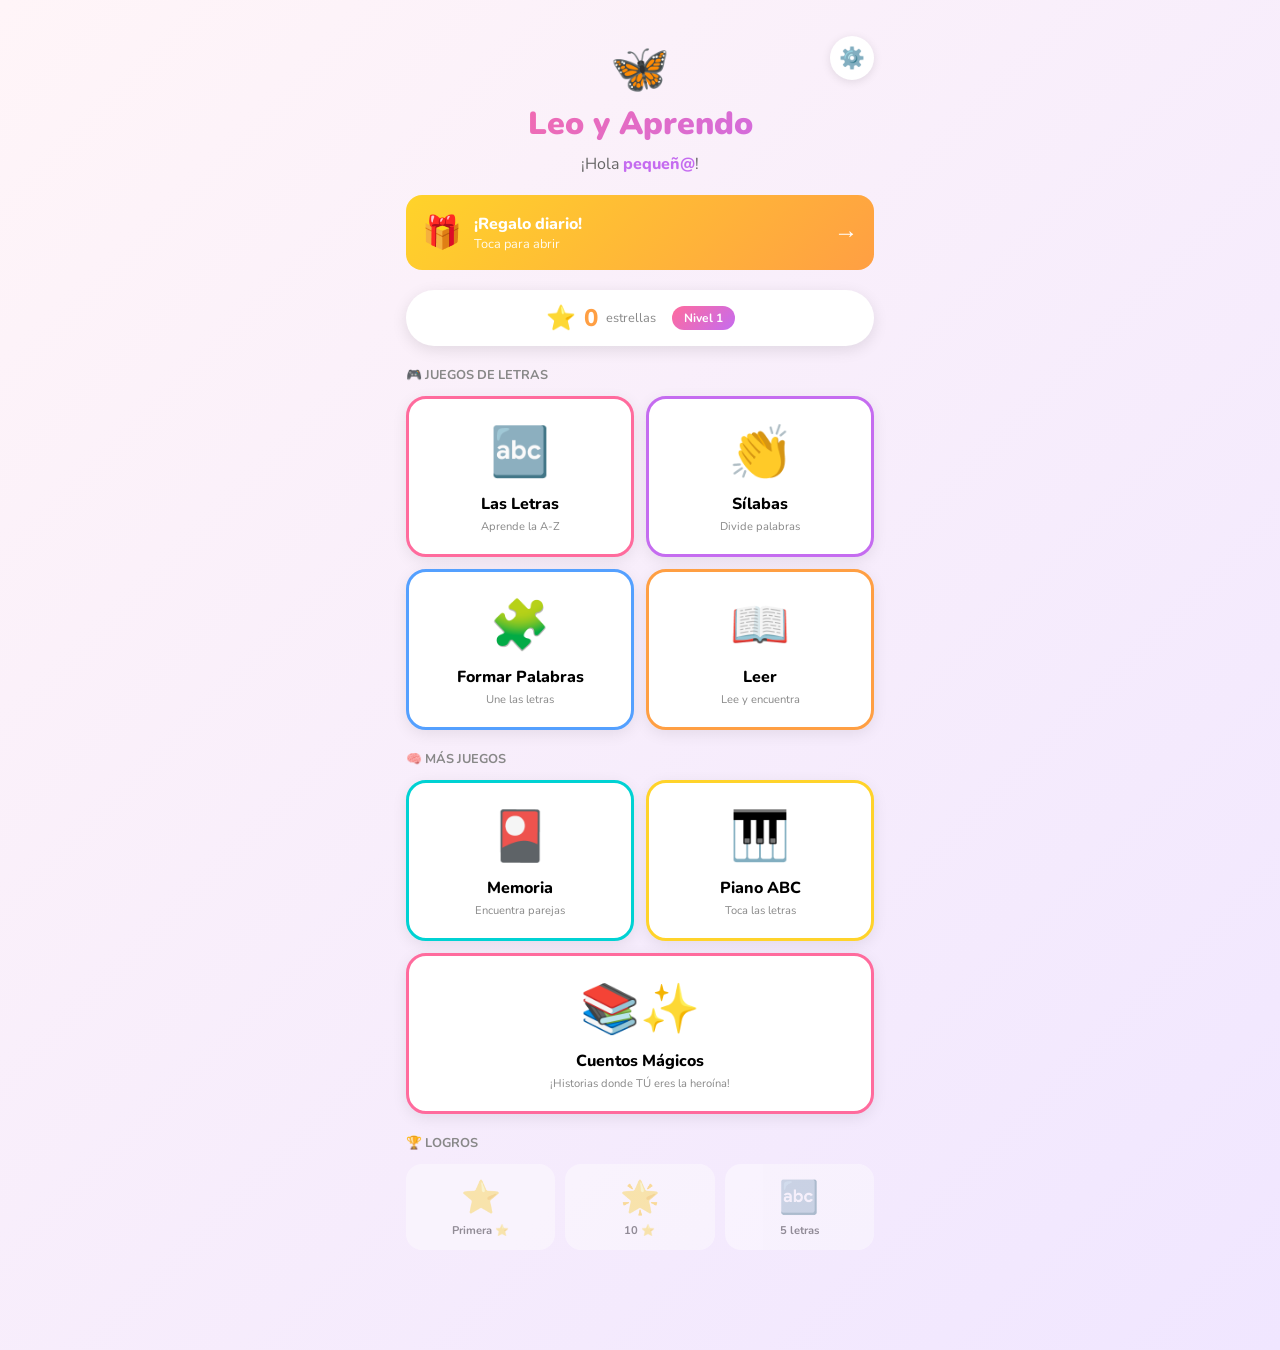
<file: aprendo.html>
<!DOCTYPE html>
<html lang="es">
<head>
    <meta charset="UTF-8">
    <meta name="viewport" content="width=device-width,initial-scale=1,maximum-scale=1,user-scalable=no">
    <title>🦋 Leo y Aprendo</title>
    <style>
        @import url('https://fonts.googleapis.com/css2?family=Nunito:wght@400;600;700;800;900&display=swap');
        *{box-sizing:border-box;margin:0;padding:0}
        :root{--pink:#ff6b9d;--purple:#c56cf0;--blue:#54a0ff;--yellow:#ffd32a;--orange:#ff9f43;--mint:#00d2d3;--text:#2d3436}
        body{font-family:'Nunito',sans-serif;background:linear-gradient(135deg,#fff5f8 0%,#f0e6ff 100%);min-height:100vh}
        .app{max-width:500px;margin:0 auto;padding:16px 16px 100px}
        .header{text-align:center;padding:20px 0;position:relative}
        .settings-btn{position:absolute;top:20px;right:0;width:44px;height:44px;border-radius:50%;border:none;background:#fff;font-size:1.3rem;cursor:pointer;box-shadow:0 2px 10px rgba(0,0,0,0.1);z-index:10}
        .mascot{font-size:3rem;animation:bounce 2s ease infinite}
        @keyframes bounce{0%,100%{transform:translateY(0)}50%{transform:translateY(-10px)}}
        .logo{font-size:2rem;font-weight:900;background:linear-gradient(135deg,var(--pink),var(--purple));-webkit-background-clip:text;-webkit-text-fill-color:transparent}
        .welcome{font-size:1rem;color:#666;margin-top:8px}
        .child-name{color:var(--purple);font-weight:800}
        .daily-reward{background:linear-gradient(135deg,var(--yellow),var(--orange));border-radius:16px;padding:16px;margin-bottom:20px;display:flex;align-items:center;gap:12px;cursor:pointer;color:#fff}
        .daily-reward.claimed{opacity:0.5;pointer-events:none}
        .daily-title{font-weight:800}
        .daily-sub{font-size:0.8rem;opacity:0.9}
        .stars-bar{display:flex;align-items:center;justify-content:center;gap:8px;background:#fff;padding:12px 20px;border-radius:50px;box-shadow:0 4px 15px rgba(0,0,0,0.1);margin-bottom:20px}
        .stars-count{font-size:1.5rem;font-weight:800;color:var(--orange)}
        .level-badge{background:linear-gradient(135deg,var(--pink),var(--purple));color:#fff;padding:4px 12px;border-radius:20px;font-size:0.75rem;font-weight:700;margin-left:8px}
        .section-title{font-size:0.8rem;font-weight:700;color:#888;margin:20px 0 12px;text-transform:uppercase}
        .games-grid{display:grid;grid-template-columns:repeat(2,1fr);gap:12px;margin-bottom:20px}
        .game-card{background:#fff;border-radius:20px;padding:20px;text-align:center;box-shadow:0 4px 15px rgba(0,0,0,0.08);cursor:pointer;border:3px solid transparent}
        .game-card:active{transform:scale(0.95)}
        .game-card.pink{border-color:var(--pink)}.game-card.purple{border-color:var(--purple)}.game-card.blue{border-color:var(--blue)}.game-card.orange{border-color:var(--orange)}.game-card.mint{border-color:var(--mint)}.game-card.yellow{border-color:var(--yellow)}.game-card.wide{grid-column:span 2}
        .game-icon{font-size:3rem;margin-bottom:8px}
        .game-name{font-weight:800;font-size:1rem}
        .game-desc{font-size:0.7rem;color:#888;margin-top:4px}
        .achievements-grid{display:grid;grid-template-columns:repeat(3,1fr);gap:10px}
        .achievement{background:#fff;border-radius:16px;padding:12px;text-align:center}
        .achievement.locked{opacity:0.4}
        .achievement-icon{font-size:2rem}
        .achievement-name{font-size:0.7rem;font-weight:700;margin-top:4px}
        .game-screen{display:none;position:fixed;inset:0;background:linear-gradient(135deg,#fff5f8 0%,#f0e6ff 100%);z-index:100;overflow-y:auto}
        .game-screen.active{display:block}
        .game-header{display:flex;align-items:center;padding:16px;gap:12px}
        .back-btn{width:44px;height:44px;border-radius:50%;border:none;background:#fff;font-size:1.5rem;cursor:pointer}
        .game-title{flex:1;font-size:1.3rem;font-weight:800}
        .game-stars{background:#fff;padding:8px 14px;border-radius:20px;font-weight:700;color:var(--orange)}
        .game-content{padding:16px;max-width:500px;margin:0 auto}
        .big-letter{font-size:10rem;font-weight:900;text-align:center;color:var(--purple);text-shadow:4px 4px 0 #e0d0ff;cursor:pointer;line-height:1}
        .letter-word{text-align:center;margin-top:20px}
        .letter-word-img{font-size:4rem}
        .letter-word-text{font-size:1.5rem;font-weight:700;margin-top:8px}
        .letter-word-text .highlight{color:var(--pink);font-size:2rem}
        .letter-nav{display:flex;justify-content:center;gap:16px;margin-top:30px}
        .letter-nav-btn{width:60px;height:60px;border-radius:50%;border:none;background:#fff;font-size:1.5rem;cursor:pointer}
        .letter-nav-btn.play{width:80px;height:80px;background:linear-gradient(135deg,var(--pink),var(--purple));color:#fff;font-size:2rem}
        .progress-dots{display:flex;justify-content:center;gap:8px;margin-bottom:20px}
        .progress-dot{width:12px;height:12px;border-radius:50%;background:#ddd}
        .progress-dot.done{background:var(--mint)}
        .progress-dot.current{background:var(--pink)}
        .word-image{text-align:center;font-size:6rem;margin-bottom:20px}
        .word-slots{display:flex;justify-content:center;gap:8px;margin-bottom:30px}
        .word-slot{width:50px;height:60px;background:#fff;border:3px dashed #ddd;border-radius:12px;display:flex;align-items:center;justify-content:center;font-size:2rem;font-weight:800;color:var(--purple)}
        .word-slot.filled{border-style:solid;border-color:var(--mint);background:#f0fff0}
        .word-slot.wrong{border-color:#ee5a5a;background:#fff0f0;animation:shake 0.5s}
        @keyframes shake{0%,100%{transform:translateX(0)}25%{transform:translateX(-5px)}75%{transform:translateX(5px)}}
        .letter-options{display:flex;flex-wrap:wrap;justify-content:center;gap:10px}
        .letter-option{width:55px;height:55px;border-radius:12px;border:none;background:#fff;font-size:1.8rem;font-weight:800;cursor:pointer}
        .letter-option.used{opacity:0.3;pointer-events:none}
        .syllable-word{text-align:center;margin-bottom:30px}
        .syllable-word-text{font-size:2.5rem;font-weight:800}
        .syllable-word-text .syl{padding:8px 12px;border-radius:10px;margin:0 4px;cursor:pointer;display:inline-block}
        .syllable-word-text .syl:nth-child(1){background:#ffebee;color:#e91e63}
        .syllable-word-text .syl:nth-child(2){background:#e3f2fd;color:#2196f3}
        .syllable-word-text .syl:nth-child(3){background:#e8f5e9;color:#4caf50}
        .clap-counter{text-align:center;margin-bottom:30px}
        .clap-hands{font-size:3rem;cursor:pointer}
        .clap-count{font-size:2rem;font-weight:800;color:var(--purple);margin-top:10px}
        .clap-options{display:flex;justify-content:center;gap:12px}
        .clap-option{width:70px;height:70px;border-radius:50%;border:3px solid #ddd;background:#fff;font-size:2rem;font-weight:800;cursor:pointer}
        .reading-card{background:#fff;border-radius:20px;padding:24px;text-align:center;margin-bottom:20px}
        .reading-word{font-size:2.5rem;font-weight:800;letter-spacing:4px;cursor:pointer;padding:12px 24px;border-radius:12px;background:linear-gradient(135deg,#fff5f8,#f0e6ff);display:inline-block}
        .reading-options{display:grid;grid-template-columns:repeat(2,1fr);gap:12px}
        .reading-option{padding:16px;border-radius:16px;border:3px solid #eee;background:#fff;font-size:3rem;cursor:pointer}
        .reading-option.correct{border-color:var(--mint);background:#e0ffff}
        .reading-option.wrong{border-color:#ee5a5a;background:#ffeeee}
        .memory-grid{display:grid;grid-template-columns:repeat(3,1fr);gap:10px}
        .memory-card{aspect-ratio:1;border-radius:16px;background:linear-gradient(135deg,var(--pink),var(--purple));display:flex;align-items:center;justify-content:center;font-size:2.5rem;font-weight:800;color:#fff;cursor:pointer}
        .memory-card.flipped{background:#fff;color:var(--text)}
        .memory-card.matched{background:var(--mint)}
        .abc-grid{display:grid;grid-template-columns:repeat(5,1fr);gap:8px}
        .abc-letter{aspect-ratio:1;border-radius:12px;border:none;background:#fff;font-size:1.5rem;font-weight:800;cursor:pointer}
        .abc-letter.learned{border:2px solid var(--mint)}
        .story-select{display:grid;gap:12px}
        .story-card{background:#fff;border-radius:16px;padding:16px;display:flex;align-items:center;gap:16px;cursor:pointer;border:3px solid transparent}
        .story-card.fairy{border-color:#ff6b9d}.story-card.space{border-color:#54a0ff}.story-card.forest{border-color:#2ecc71}
        .story-card-icon{font-size:2.5rem}
        .story-card-title{font-weight:800}
        .story-card-desc{font-size:0.75rem;color:#888}
        .story-container{background:#fff;border-radius:24px;padding:24px;margin-bottom:20px}
        .story-illustration{font-size:5rem;text-align:center;margin-bottom:16px;animation:float 3s ease-in-out infinite}
        @keyframes float{0%,100%{transform:translateY(0)}50%{transform:translateY(-10px)}}
        .story-text{font-size:1.2rem;line-height:2;text-align:center}
        .story-text .highlight-word{background:linear-gradient(135deg,#fff0f5,#f0e6ff);padding:4px 10px;border-radius:8px;font-weight:700;color:var(--purple);cursor:pointer;display:inline-block;margin:2px}
        .story-text .child-name-story{color:var(--pink);font-weight:800}
        .story-nav{display:flex;justify-content:center;gap:12px;margin-top:20px;flex-wrap:wrap}
        .story-nav-btn{padding:14px 24px;border-radius:50px;border:none;font-size:1rem;font-weight:700;cursor:pointer;font-family:'Nunito',sans-serif}
        .story-nav-btn.prev{background:#f0f0f0;color:#666}
        .story-nav-btn.next{background:linear-gradient(135deg,var(--pink),var(--purple));color:#fff}
        .story-nav-btn.sound{background:var(--mint);color:#fff}
        .story-progress{text-align:center;margin-bottom:16px;color:#888}
        .story-complete{text-align:center;padding:30px}
        .story-complete-icon{font-size:4rem;margin-bottom:16px}
        .story-complete-title{font-size:1.5rem;font-weight:800;color:var(--purple);margin-bottom:8px}
        .story-complete-msg{color:#666;margin-bottom:20px;line-height:1.6}
        
        /* MODAL - IMPORTANTE */
        .modal-overlay{
            display:none;
            position:fixed;
            top:0;left:0;right:0;bottom:0;
            background:rgba(0,0,0,0.6);
            z-index:9999;
            justify-content:center;
            align-items:center;
            padding:20px;
        }
        .modal-overlay.show{display:flex}
        .modal-box{
            background:#fff;
            border-radius:24px;
            padding:24px;
            width:100%;
            max-width:380px;
            max-height:85vh;
            overflow-y:auto;
            position:relative;
        }
        .modal-close{
            position:absolute;
            top:16px;right:16px;
            width:36px;height:36px;
            border-radius:50%;
            border:none;
            background:#f0f0f0;
            font-size:1.2rem;
            cursor:pointer;
        }
        .modal-title{font-size:1.4rem;font-weight:800;margin-bottom:20px;padding-right:40px}
        .form-group{margin-bottom:20px}
        .form-label{display:block;font-size:0.85rem;font-weight:700;color:#888;margin-bottom:8px}
        .form-input{
            width:100%;
            padding:14px;
            border:2px solid #eee;
            border-radius:12px;
            font-family:'Nunito',sans-serif;
            font-size:1rem;
        }
        .form-input:focus{outline:none;border-color:var(--purple)}
        .form-select{
            width:100%;
            padding:14px;
            border:2px solid #eee;
            border-radius:12px;
            font-family:'Nunito',sans-serif;
            font-size:1rem;
            background:#fff;
            cursor:pointer;
        }
        .form-range{width:100%;margin:8px 0}
        .range-labels{display:flex;justify-content:space-between;font-size:0.75rem;color:#999}
        .btn{
            width:100%;
            padding:16px;
            border:none;
            border-radius:12px;
            font-family:'Nunito',sans-serif;
            font-size:1rem;
            font-weight:700;
            cursor:pointer;
            margin-top:10px;
        }
        .btn-primary{background:linear-gradient(135deg,var(--pink),var(--purple));color:#fff}
        .btn-test{background:#f0f0f0;color:#333}
        .btn-danger{background:#ee5a5a;color:#fff}
        .debug-info{background:#f5f5f5;padding:10px;border-radius:8px;font-size:0.75rem;color:#666;margin-top:15px}
        
        .celebration{position:fixed;inset:0;background:rgba(255,255,255,0.95);z-index:200;display:none;align-items:center;justify-content:center;flex-direction:column}
        .celebration.active{display:flex}
        .celeb-stars{font-size:4rem}
        .celeb-text{font-size:2rem;font-weight:900;color:var(--purple);margin:20px 0;text-align:center}
        .celeb-sub{color:#888;margin-bottom:24px;text-align:center}
        .celeb-btn{padding:16px 40px;border-radius:50px;border:none;background:linear-gradient(135deg,var(--pink),var(--purple));color:#fff;font-size:1.2rem;font-weight:700;cursor:pointer;font-family:'Nunito',sans-serif}
        .confetti-container{position:fixed;inset:0;pointer-events:none;z-index:201}
        .confetti{position:absolute;width:12px;height:12px;border-radius:3px;animation:confettiFall 3s ease-out forwards}
        @keyframes confettiFall{0%{transform:translateY(-100vh) rotate(0);opacity:1}100%{transform:translateY(100vh) rotate(720deg);opacity:0}}
    </style>
</head>
<body>

<div class="app">
    <header class="header">
        <button class="settings-btn" id="btnSettings">⚙️</button>
        <div class="mascot">🦋</div>
        <div class="logo">Leo y Aprendo</div>
        <div class="welcome">¡Hola <span class="child-name" id="childNameDisplay">pequeñ@</span>!</div>
    </header>
    
    <div class="daily-reward" id="dailyReward">
        <div style="font-size:2rem">🎁</div>
        <div style="flex:1"><div class="daily-title">¡Regalo diario!</div><div class="daily-sub">Toca para abrir</div></div>
        <div style="font-size:1.5rem">→</div>
    </div>
    
    <div class="stars-bar">
        <span style="font-size:1.5rem">⭐</span>
        <span class="stars-count" id="totalStars">0</span>
        <span style="color:#888;font-size:0.8rem">estrellas</span>
        <span class="level-badge" id="levelBadge">Nivel 1</span>
    </div>
    
    <div class="section-title">🎮 Juegos de Letras</div>
    <div class="games-grid">
        <div class="game-card pink" onclick="openGame('letters')"><div class="game-icon">🔤</div><div class="game-name">Las Letras</div><div class="game-desc">Aprende la A-Z</div></div>
        <div class="game-card purple" onclick="openGame('syllables')"><div class="game-icon">👏</div><div class="game-name">Sílabas</div><div class="game-desc">Divide palabras</div></div>
        <div class="game-card blue" onclick="openGame('words')"><div class="game-icon">🧩</div><div class="game-name">Formar Palabras</div><div class="game-desc">Une las letras</div></div>
        <div class="game-card orange" onclick="openGame('reading')"><div class="game-icon">📖</div><div class="game-name">Leer</div><div class="game-desc">Lee y encuentra</div></div>
    </div>
    
    <div class="section-title">🧠 Más Juegos</div>
    <div class="games-grid">
        <div class="game-card mint" onclick="openGame('memory')"><div class="game-icon">🎴</div><div class="game-name">Memoria</div><div class="game-desc">Encuentra parejas</div></div>
        <div class="game-card yellow" onclick="openGame('abc')"><div class="game-icon">🎹</div><div class="game-name">Piano ABC</div><div class="game-desc">Toca las letras</div></div>
        <div class="game-card pink wide" onclick="openGame('stories')"><div class="game-icon">📚✨</div><div class="game-name">Cuentos Mágicos</div><div class="game-desc">¡Historias donde TÚ eres la heroína!</div></div>
    </div>
    
    <div class="section-title">🏆 Logros</div>
    <div class="achievements-grid" id="achievements"></div>
</div>

<!-- MODAL DE AJUSTES -->
<div class="modal-overlay" id="modalSettings">
    <div class="modal-box">
        <button class="modal-close" id="btnCloseSettings">✕</button>
        <div class="modal-title">⚙️ Ajustes</div>
        
        <div class="form-group">
            <label class="form-label">👶 Nombre del niño/a</label>
            <input type="text" class="form-input" id="inputName" placeholder="Escribe el nombre...">
        </div>
        
        <div class="form-group">
            <label class="form-label">🔊 Voz (<span id="voiceCount">0</span> disponibles)</label>
            <select class="form-select" id="selectVoice">
                <option value="">Cargando voces...</option>
            </select>
            <button class="btn btn-test" id="btnTestVoice" style="margin-top:8px">🔊 Probar voz</button>
        </div>
        
        <div class="form-group">
            <label class="form-label">🐢 Velocidad: <span id="speedValue">0.8</span></label>
            <input type="range" class="form-range" id="inputSpeed" min="0.5" max="1.2" step="0.1" value="0.8">
            <div class="range-labels"><span>Lento</span><span>Normal</span><span>Rápido</span></div>
        </div>
        
        <div class="form-group">
            <label class="form-label">🔈 Tono: <span id="pitchValue">1.0</span></label>
            <input type="range" class="form-range" id="inputPitch" min="0.5" max="1.5" step="0.1" value="1.0">
            <div class="range-labels"><span>Grave</span><span>Normal</span><span>Agudo</span></div>
        </div>
        
        <button class="btn btn-primary" id="btnSave">💾 Guardar cambios</button>
        <button class="btn btn-danger" id="btnReset">🗑️ Borrar todo</button>
        
        <div class="debug-info" id="debugInfo">Info: cargando...</div>
    </div>
</div>

<!-- PANTALLAS DE JUEGOS -->
<div class="game-screen" id="game-letters">
    <div class="game-header"><button class="back-btn" onclick="closeGame()">←</button><div class="game-title">Las Letras</div><div class="game-stars">⭐ <span id="letters-stars">0</span></div></div>
    <div class="game-content">
        <div class="big-letter" id="current-letter" onclick="speakLetter()">A</div>
        <div class="letter-word"><div class="letter-word-img" id="letter-img">🐝</div><div class="letter-word-text" id="letter-word"><span class="highlight">A</span>beja</div></div>
        <div class="letter-nav"><button class="letter-nav-btn" onclick="prevLetter()">◀</button><button class="letter-nav-btn play" onclick="speakLetter()">🔊</button><button class="letter-nav-btn" onclick="nextLetter()">▶</button></div>
    </div>
</div>

<div class="game-screen" id="game-syllables">
    <div class="game-header"><button class="back-btn" onclick="closeGame()">←</button><div class="game-title">Sílabas</div><div class="game-stars">⭐ <span id="syllables-stars">0</span></div></div>
    <div class="game-content">
        <div class="progress-dots" id="syl-progress"></div>
        <div class="syllable-word"><div style="font-size:4rem;margin-bottom:16px" id="syl-img">🏠</div><div class="syllable-word-text" id="syl-word"></div></div>
        <div class="clap-counter"><div class="clap-hands" onclick="doClap()">👏</div><div class="clap-count"><span id="clap-num">0</span> palmadas</div></div>
        <p style="text-align:center;color:#888;margin-bottom:16px">¿Cuántas sílabas tiene?</p>
        <div class="clap-options" id="syl-options"></div>
    </div>
</div>

<div class="game-screen" id="game-words">
    <div class="game-header"><button class="back-btn" onclick="closeGame()">←</button><div class="game-title">Formar Palabras</div><div class="game-stars">⭐ <span id="words-stars">0</span></div></div>
    <div class="game-content">
        <div class="progress-dots" id="words-progress"></div>
        <div class="word-image" id="word-img">🌟</div>
        <div class="word-slots" id="word-slots"></div>
        <div class="letter-options" id="word-letters"></div>
    </div>
</div>

<div class="game-screen" id="game-reading">
    <div class="game-header"><button class="back-btn" onclick="closeGame()">←</button><div class="game-title">Leer</div><div class="game-stars">⭐ <span id="reading-stars">0</span></div></div>
    <div class="game-content">
        <div class="progress-dots" id="reading-progress"></div>
        <div class="reading-card"><div class="reading-word" id="reading-word" onclick="speakReadingWord()">SOL</div><p style="color:#888;margin-top:8px;font-size:0.8rem">👆 Toca para escuchar</p></div>
        <p style="text-align:center;color:#888;margin-bottom:16px">¿Qué imagen es?</p>
        <div class="reading-options" id="reading-options"></div>
    </div>
</div>

<div class="game-screen" id="game-memory">
    <div class="game-header"><button class="back-btn" onclick="closeGame()">←</button><div class="game-title">Memoria</div><div class="game-stars">⭐ <span id="memory-stars">0</span></div></div>
    <div class="game-content"><p style="text-align:center;color:#888;margin-bottom:16px">Encuentra las parejas</p><div class="memory-grid" id="memory-grid"></div></div>
</div>

<div class="game-screen" id="game-abc">
    <div class="game-header"><button class="back-btn" onclick="closeGame()">←</button><div class="game-title">Piano ABC</div><div class="game-stars">⭐ <span id="abc-stars">0</span></div></div>
    <div class="game-content"><p style="text-align:center;color:#888;margin-bottom:16px">¡Toca las letras!</p><div class="abc-grid" id="abc-grid"></div></div>
</div>

<div class="game-screen" id="game-stories">
    <div class="game-header"><button class="back-btn" onclick="closeStories()">←</button><div class="game-title">Cuentos Mágicos</div><div class="game-stars">⭐ <span id="stories-stars">0</span></div></div>
    <div class="game-content" id="stories-content"></div>
</div>

<!-- CELEBRACION -->
<div class="celebration" id="celebration">
    <div class="confetti-container" id="confetti"></div>
    <div class="celeb-stars" id="celeb-icon">🌟</div>
    <div class="celeb-text" id="celeb-text">¡MUY BIEN!</div>
    <div class="celeb-sub" id="celeb-sub">Has ganado una estrella</div>
    <button class="celeb-btn" onclick="closeCelebration()">¡Seguir!</button>
</div>

<script>
// ========== DATOS ==========
var DATA = {
    stars: 0,
    lettersLearned: [],
    childName: '',
    voiceName: '',
    voiceSpeed: 0.8,
    voicePitch: 1.0,
    lastDaily: null
};

// Cargar datos guardados
try {
    var saved = localStorage.getItem('leo_data');
    if (saved) {
        var parsed = JSON.parse(saved);
        for (var key in parsed) {
            DATA[key] = parsed[key];
        }
    }
} catch(e) {
    console.log('Error cargando datos:', e);
}

function saveData() {
    try {
        localStorage.setItem('leo_data', JSON.stringify(DATA));
    } catch(e) {
        console.log('Error guardando:', e);
    }
    updateDisplay();
}

function updateDisplay() {
    document.getElementById('totalStars').textContent = DATA.stars;
    document.getElementById('childNameDisplay').textContent = DATA.childName || 'pequeñ@';
    document.getElementById('levelBadge').textContent = 'Nivel ' + (Math.floor(DATA.stars / 20) + 1);
    
    var today = new Date().toDateString();
    if (DATA.lastDaily === today) {
        document.getElementById('dailyReward').classList.add('claimed');
    } else {
        document.getElementById('dailyReward').classList.remove('claimed');
    }
    
    renderAchievements();
}

// ========== VOCES ==========
var voicesList = [];

function loadVoices() {
    if (!window.speechSynthesis) {
        document.getElementById('debugInfo').textContent = 'Error: Tu navegador no soporta voces';
        return;
    }
    
    voicesList = window.speechSynthesis.getVoices();
    
    var select = document.getElementById('selectVoice');
    var debug = document.getElementById('debugInfo');
    var countSpan = document.getElementById('voiceCount');
    
    if (voicesList.length === 0) {
        debug.textContent = 'Esperando voces... (toca "Probar voz" si no cargan)';
        return;
    }
    
    // Filtrar español
    var spanish = voicesList.filter(function(v) {
        return v.lang.indexOf('es') > -1;
    });
    
    var toShow = spanish.length > 0 ? spanish : voicesList;
    countSpan.textContent = toShow.length;
    
    select.innerHTML = toShow.map(function(v) {
        var name = v.name.replace(/Microsoft |Google |Apple /gi, '');
        var sel = (v.name === DATA.voiceName) ? ' selected' : '';
        return '<option value="' + v.name + '"' + sel + '>' + name + '</option>';
    }).join('');
    
    debug.textContent = 'Voces cargadas: ' + toShow.length + ' | Voz actual: ' + (DATA.voiceName || 'default');
}

// Intentar cargar voces varias veces
if (window.speechSynthesis) {
    window.speechSynthesis.onvoiceschanged = loadVoices;
    loadVoices();
    setTimeout(loadVoices, 100);
    setTimeout(loadVoices, 500);
    setTimeout(loadVoices, 1000);
}

function speak(text, rate) {
    if (!window.speechSynthesis) return;
    
    window.speechSynthesis.cancel();
    
    var msg = new SpeechSynthesisUtterance(text);
    msg.lang = 'es-ES';
    msg.rate = (rate !== undefined) ? rate : DATA.voiceSpeed;
    msg.pitch = DATA.voicePitch;
    
    // Buscar la voz por nombre
    if (DATA.voiceName && voicesList.length > 0) {
        var found = voicesList.find(function(v) { return v.name === DATA.voiceName; });
        if (found) msg.voice = found;
    }
    
    window.speechSynthesis.speak(msg);
}

// ========== MODAL DE AJUSTES ==========
var modal = document.getElementById('modalSettings');
var btnSettings = document.getElementById('btnSettings');
var btnClose = document.getElementById('btnCloseSettings');
var btnSave = document.getElementById('btnSave');
var btnTest = document.getElementById('btnTestVoice');
var btnReset = document.getElementById('btnReset');
var inputName = document.getElementById('inputName');
var selectVoice = document.getElementById('selectVoice');
var inputSpeed = document.getElementById('inputSpeed');
var inputPitch = document.getElementById('inputPitch');

// Abrir modal
btnSettings.addEventListener('click', function(e) {
    e.preventDefault();
    e.stopPropagation();
    
    loadVoices(); // Recargar voces
    
    // Poner valores actuales
    inputName.value = DATA.childName || '';
    inputSpeed.value = DATA.voiceSpeed;
    inputPitch.value = DATA.voicePitch;
    document.getElementById('speedValue').textContent = DATA.voiceSpeed;
    document.getElementById('pitchValue').textContent = DATA.voicePitch;
    
    // Seleccionar voz guardada
    if (DATA.voiceName) {
        selectVoice.value = DATA.voiceName;
    }
    
    modal.classList.add('show');
});

// Cerrar modal
btnClose.addEventListener('click', function() {
    modal.classList.remove('show');
});

modal.addEventListener('click', function(e) {
    if (e.target === modal) {
        modal.classList.remove('show');
    }
});

// Actualizar valores de sliders
inputSpeed.addEventListener('input', function() {
    document.getElementById('speedValue').textContent = this.value;
});

inputPitch.addEventListener('input', function() {
    document.getElementById('pitchValue').textContent = this.value;
});

// Probar voz
btnTest.addEventListener('click', function() {
    // Guardar temporalmente
    DATA.voiceName = selectVoice.value;
    DATA.voiceSpeed = parseFloat(inputSpeed.value);
    DATA.voicePitch = parseFloat(inputPitch.value);
    
    var name = inputName.value.trim() || 'pequeña';
    speak('¡Hola ' + name + '! ¿Te gusta mi voz? Vamos a aprender las letras juntos.');
});

// Guardar
btnSave.addEventListener('click', function() {
    DATA.childName = inputName.value.trim();
    DATA.voiceName = selectVoice.value;
    DATA.voiceSpeed = parseFloat(inputSpeed.value);
    DATA.voicePitch = parseFloat(inputPitch.value);
    
    saveData();
    modal.classList.remove('show');
    
    speak('¡Guardado! Hola ' + (DATA.childName || 'pequeña'));
});

// Borrar todo
btnReset.addEventListener('click', function() {
    if (confirm('¿Borrar todo el progreso?')) {
        localStorage.removeItem('leo_data');
        location.reload();
    }
});

// ========== REGALO DIARIO ==========
document.getElementById('dailyReward').addEventListener('click', function() {
    var today = new Date().toDateString();
    if (DATA.lastDaily === today) return;
    
    DATA.lastDaily = today;
    DATA.stars += 5;
    saveData();
    celebrate('🎁 ¡Regalo!', '¡Has ganado 5 estrellas!');
});

// ========== LOGROS ==========
var ACHIEVEMENTS = [
    {name: 'Primera ⭐', icon: '⭐', check: function() { return DATA.stars >= 1; }},
    {name: '10 ⭐', icon: '🌟', check: function() { return DATA.stars >= 10; }},
    {name: '5 letras', icon: '🔤', check: function() { return DATA.lettersLearned.length >= 5; }}
];

function renderAchievements() {
    document.getElementById('achievements').innerHTML = ACHIEVEMENTS.map(function(a) {
        return '<div class="achievement' + (a.check() ? '' : ' locked') + '"><div class="achievement-icon">' + a.icon + '</div><div class="achievement-name">' + a.name + '</div></div>';
    }).join('');
}

// ========== DATOS DE JUEGOS ==========
var LETTERS = [
    {l:'A',w:'Abeja',i:'🐝'},{l:'B',w:'Balón',i:'⚽'},{l:'C',w:'Casa',i:'🏠'},
    {l:'D',w:'Dado',i:'🎲'},{l:'E',w:'Elefante',i:'🐘'},{l:'F',w:'Flor',i:'🌸'},
    {l:'G',w:'Gato',i:'🐱'},{l:'H',w:'Helado',i:'🍦'},{l:'I',w:'Iglú',i:'🏔️'},
    {l:'J',w:'Jirafa',i:'🦒'},{l:'K',w:'Koala',i:'🐨'},{l:'L',w:'Luna',i:'🌙'},
    {l:'M',w:'Manzana',i:'🍎'},{l:'N',w:'Nube',i:'☁️'},{l:'Ñ',w:'Ñu',i:'🦬'},
    {l:'O',w:'Oso',i:'🐻'},{l:'P',w:'Perro',i:'🐕'},{l:'Q',w:'Queso',i:'🧀'},
    {l:'R',w:'Rana',i:'🐸'},{l:'S',w:'Sol',i:'☀️'},{l:'T',w:'Tortuga',i:'🐢'},
    {l:'U',w:'Uva',i:'🍇'},{l:'V',w:'Vaca',i:'🐄'},{l:'W',w:'Wifi',i:'📶'},
    {l:'X',w:'Xilófono',i:'🎵'},{l:'Y',w:'Yogur',i:'🥛'},{l:'Z',w:'Zapato',i:'👟'}
];

var WORDS = [{w:'SOL',i:'☀️'},{w:'OJO',i:'👁️'},{w:'OSO',i:'🐻'},{w:'UVA',i:'🍇'},{w:'PAN',i:'🍞'},{w:'PEZ',i:'🐟'}];
var SYLLABLES = [{w:'CASA',s:['CA','SA'],i:'🏠'},{w:'MESA',s:['ME','SA'],i:'🪑'},{w:'GATO',s:['GA','TO'],i:'🐱'},{w:'LUNA',s:['LU','NA'],i:'🌙'},{w:'PATO',s:['PA','TO'],i:'🦆'}];
var READING = [{w:'SOL',c:'☀️',o:['☀️','🌙','⭐','☁️']},{w:'GATO',c:'🐱',o:['🐕','🐱','🐰','🐻']},{w:'CASA',c:'🏠',o:['🏠','🏰','⛺','🏢']},{w:'LUNA',c:'🌙',o:['☀️','⭐','🌙','🌈']}];

var STORIES = [
    {id:'fairy',title:'El Hada de las Letras',desc:'Un hada mágica',icon:'🧚',cls:'fairy',
     pages:[{img:'🧚✨',text:'Había una vez una niña muy especial llamada {name}. Un día apareció un hada brillante llamada {LUNA}.'},{img:'🌟📖',text:'¡Hola {name}! - dijo el hada - He visto que te esfuerzas mucho y eso me hace muy {FELIZ}.'},{img:'🏰🌈',text:'En mi reino, cada letra tiene {MAGIA}. La letra A vive en un {ARBOL} gigante.'},{img:'⭐👑',text:'{name}, cada vez que aprendes una letra, una {ESTRELLA} brilla en el cielo.'},{img:'💪🦋',text:'Los más {VALIENTES} son los que siguen intentando. Y tú eres muy valiente, {name}.'},{img:'🎁💖',text:'Las letras son tus {AMIGAS}. ¡Te quieren, {name}!'}],
     end:'¡Las letras son tus amigas!'},
    {id:'space',title:'Viaje a las Estrellas',desc:'Aventura espacial',icon:'🚀',cls:'space',
     pages:[{img:'🚀🌙',text:'Una noche, {name} vio una nave espacial. De ella bajó un pequeño {ROBOT} amigable.'},{img:'🤖💙',text:'¡Hola! Me llamo {BOPI}. ¿Quieres venir al Planeta de los Libros?'},{img:'🌍✨',text:'{name} vio la {TIERRA} desde arriba. ¡Qué bonita es!'},{img:'📚🌟',text:'En el Planeta de los Libros, las palabras {FLOTAN} en el aire.'},{img:'💡👧',text:'Tú puedes hacer que las palabras cobren {VIDA}. ¡Yo creo en ti, {name}!'},{img:'🌠🏠',text:'{name} volvió a casa muy {FELIZ}. Cada letra la acerca a las estrellas.'}],
     end:'¡Cada letra te acerca a las estrellas!'},
    {id:'forest',title:'El Bosque Encantado',desc:'Animales mágicos',icon:'🦊',cls:'forest',
     pages:[{img:'🌳🍄',text:'{name} entró en un bosque mágico donde los árboles tenían {OJOS}.'},{img:'🦊💚',text:'Un zorrito dijo: ¡Hola! Soy {FOXY}. Te estaba esperando.'},{img:'🦉📚',text:'La lechuza {SABIA} dijo: Cada libro es una {PUERTA} a un mundo nuevo.'},{img:'🐻🍯',text:'El oso compartió su {MIEL} y dijo: Aprender es dulce como la miel.'},{img:'🦋🌸',text:'Las mariposas escribieron el nombre de {name} en el cielo. ¡Eres muy {ESPECIAL}!'},{img:'🌟🏡',text:'{name} aprendió un secreto: puede hacer cualquier cosa si no se {RINDE}.'}],
     end:'¡Nunca te rindas!'}
];

// ========== ESTADO DE JUEGOS ==========
var curLetter=0, curWord=0, wordSlots=[], curSyl=0, clapCount=0, curReading=0;
var memCards=[], flipped=[], matched=0;
var curStory=null, curPage=0;

// ========== FUNCIONES DE JUEGOS ==========
function openGame(g) {
    document.getElementById('game-'+g).classList.add('active');
    if(g==='letters') showLetter();
    if(g==='syllables') { curSyl=0; showSyllable(); }
    if(g==='words') { curWord=0; showWord(); }
    if(g==='reading') { curReading=0; showReading(); }
    if(g==='memory') initMemory();
    if(g==='abc') initABC();
    if(g==='stories') showStorySelect();
}

function closeGame() {
    if(window.speechSynthesis) window.speechSynthesis.cancel();
    document.querySelectorAll('.game-screen').forEach(function(g) { g.classList.remove('active'); });
}

// LETRAS
function showLetter() {
    var l = LETTERS[curLetter];
    document.getElementById('current-letter').textContent = l.l;
    document.getElementById('letter-img').textContent = l.i;
    document.getElementById('letter-word').innerHTML = '<span class="highlight">' + l.l + '</span>' + l.w.substring(1);
}

function speakLetter() {
    var l = LETTERS[curLetter];
    speak(l.l + '. ' + l.w);
    if (DATA.lettersLearned.indexOf(l.l) === -1) {
        DATA.lettersLearned.push(l.l);
        DATA.stars++;
        saveData();
    }
    document.getElementById('letters-stars').textContent = DATA.stars;
}

function prevLetter() { curLetter = (curLetter - 1 + LETTERS.length) % LETTERS.length; showLetter(); }
function nextLetter() { curLetter = (curLetter + 1) % LETTERS.length; showLetter(); }

// SILABAS
function showSyllable() {
    var s = SYLLABLES[curSyl];
    clapCount = 0;
    document.getElementById('syl-progress').innerHTML = SYLLABLES.map(function(_,i) {
        return '<div class="progress-dot ' + (i<curSyl?'done':i===curSyl?'current':'') + '"></div>';
    }).join('');
    document.getElementById('syl-img').textContent = s.i;
    document.getElementById('syl-word').innerHTML = s.s.map(function(syl) {
        return '<span class="syl" onclick="speak(\'' + syl + '\')">' + syl + '</span>';
    }).join('');
    document.getElementById('clap-num').textContent = '0';
    document.getElementById('syl-options').innerHTML = [1,2,3].map(function(n) {
        return '<button class="clap-option" onclick="checkSyl(' + n + ')">' + n + '</button>';
    }).join('');
    speak(s.w, 0.7);
}

function doClap() { clapCount++; document.getElementById('clap-num').textContent = clapCount; }

function checkSyl(n) {
    var s = SYLLABLES[curSyl];
    if (n === s.s.length) {
        DATA.stars++; saveData();
        document.getElementById('syllables-stars').textContent = DATA.stars;
        if (curSyl < SYLLABLES.length-1) {
            curSyl++;
            celebrate('¡Bien!', '👏 ' + s.w + ' tiene ' + s.s.length + ' sílabas', showSyllable);
        } else {
            celebrate('¡Genial!', '¡Completado!', closeGame);
        }
    } else {
        speak('Inténtalo de nuevo');
    }
}

// PALABRAS
function showWord() {
    var w = WORDS[curWord];
    wordSlots = [];
    document.getElementById('words-progress').innerHTML = WORDS.map(function(_,i) {
        return '<div class="progress-dot ' + (i<curWord?'done':i===curWord?'current':'') + '"></div>';
    }).join('');
    document.getElementById('word-img').textContent = w.i;
    document.getElementById('word-slots').innerHTML = w.w.split('').map(function(_,i) {
        return '<div class="word-slot" id="slot-' + i + '"></div>';
    }).join('');
    var letters = w.w.split('');
    var extras = 'AEIOU'.split('').filter(function(l) { return letters.indexOf(l) === -1; }).slice(0,2);
    var all = letters.concat(extras).sort(function() { return Math.random() - 0.5; });
    document.getElementById('word-letters').innerHTML = all.map(function(l,i) {
        return '<button class="letter-option" id="opt-' + i + '" onclick="selectLetter(\'' + l + '\',' + i + ')">' + l + '</button>';
    }).join('');
    speak(w.w, 0.6);
}

function selectLetter(l, idx) {
    var w = WORDS[curWord];
    var si = wordSlots.length;
    if (si >= w.w.length) return;
    var slot = document.getElementById('slot-' + si);
    if (l === w.w[si]) {
        slot.textContent = l;
        slot.classList.add('filled');
        wordSlots.push(l);
        document.getElementById('opt-' + idx).classList.add('used');
        speak(l, 0.9);
        if (wordSlots.length === w.w.length) {
            DATA.stars += 2; saveData();
            document.getElementById('words-stars').textContent = DATA.stars;
            setTimeout(function() { speak('¡' + w.w + '!'); }, 300);
            setTimeout(function() {
                if (curWord < WORDS.length-1) {
                    curWord++;
                    celebrate('¡Excelente!', '✨ ' + w.w, showWord);
                } else {
                    celebrate('🏆 ¡Campeón!', '¡Completado!', closeGame);
                }
            }, 600);
        }
    } else {
        slot.classList.add('wrong');
        setTimeout(function() { slot.classList.remove('wrong'); }, 500);
    }
}

// LEER
function showReading() {
    var r = READING[curReading];
    document.getElementById('reading-progress').innerHTML = READING.map(function(_,i) {
        return '<div class="progress-dot ' + (i<curReading?'done':i===curReading?'current':'') + '"></div>';
    }).join('');
    document.getElementById('reading-word').textContent = r.w;
    document.getElementById('reading-options').innerHTML = r.o.slice().sort(function() { return Math.random() - 0.5; }).map(function(o) {
        return '<div class="reading-option" onclick="checkReading(\'' + o + '\')">' + o + '</div>';
    }).join('');
    speak(r.w, 0.6);
}

function speakReadingWord() { speak(READING[curReading].w, 0.6); }

function checkReading(sel) {
    var r = READING[curReading];
    document.querySelectorAll('.reading-option').forEach(function(o) {
        if (o.textContent === sel) {
            if (sel === r.c) {
                o.classList.add('correct');
                DATA.stars += 2; saveData();
                document.getElementById('reading-stars').textContent = DATA.stars;
                setTimeout(function() {
                    if (curReading < READING.length-1) {
                        curReading++;
                        celebrate('¡Correcto!', '📖 ' + r.w, showReading);
                    } else {
                        celebrate('🎉 ¡Increíble!', '¡Sabes leer!', closeGame);
                    }
                }, 500);
            } else {
                o.classList.add('wrong');
                speak('Prueba otra');
                setTimeout(function() { o.classList.remove('wrong'); }, 500);
            }
        }
    });
}

// MEMORIA
function initMemory() {
    matched = 0; flipped = [];
    var pairs = LETTERS.slice(0, 6);
    memCards = [];
    pairs.forEach(function(l, i) {
        memCards.push({type:'l', val:l.l, pair:i});
        memCards.push({type:'i', val:l.i, pair:i});
    });
    memCards.sort(function() { return Math.random() - 0.5; });
    document.getElementById('memory-grid').innerHTML = memCards.map(function(_, i) {
        return '<div class="memory-card" id="mem-' + i + '" onclick="flipCard(' + i + ')">?</div>';
    }).join('');
}

function flipCard(i) {
    if (flipped.length >= 2) return;
    var el = document.getElementById('mem-' + i);
    if (el.classList.contains('flipped') || el.classList.contains('matched')) return;
    el.classList.add('flipped');
    el.textContent = memCards[i].val;
    flipped.push(i);
    if (memCards[i].type === 'l') speak(memCards[i].val);
    if (flipped.length === 2) {
        var c1 = memCards[flipped[0]], c2 = memCards[flipped[1]];
        if (c1.pair === c2.pair) {
            setTimeout(function() {
                document.getElementById('mem-' + flipped[0]).classList.add('matched');
                document.getElementById('mem-' + flipped[1]).classList.add('matched');
                flipped = [];
                matched++;
                DATA.stars++; saveData();
                document.getElementById('memory-stars').textContent = DATA.stars;
                if (matched === 6) {
                    setTimeout(function() { celebrate('🧠 ¡Memoria!', '¡Todas las parejas!', closeGame); }, 500);
                }
            }, 300);
        } else {
            setTimeout(function() {
                var e1 = document.getElementById('mem-' + flipped[0]);
                var e2 = document.getElementById('mem-' + flipped[1]);
                e1.classList.remove('flipped'); e1.textContent = '?';
                e2.classList.remove('flipped'); e2.textContent = '?';
                flipped = [];
            }, 800);
        }
    }
}

// ABC
function initABC() {
    document.getElementById('abc-grid').innerHTML = LETTERS.map(function(l) {
        var learned = DATA.lettersLearned.indexOf(l.l) > -1 ? ' learned' : '';
        return '<button class="abc-letter' + learned + '" onclick="playABC(\'' + l.l + '\',\'' + l.w + '\')">' + l.l + '</button>';
    }).join('');
}

function playABC(l, w) {
    speak(l + '. ' + w);
    if (DATA.lettersLearned.indexOf(l) === -1) {
        DATA.lettersLearned.push(l);
        DATA.stars++; saveData();
    }
    document.getElementById('abc-stars').textContent = DATA.stars;
    initABC();
}

// CUENTOS
function showStorySelect() {
    var html = '<h3 style="text-align:center;color:#888;margin-bottom:16px">Elige tu aventura</h3><div class="story-select">';
    STORIES.forEach(function(s) {
        html += '<div class="story-card ' + s.cls + '" onclick="startStory(\'' + s.id + '\')"><div class="story-card-icon">' + s.icon + '</div><div style="flex:1"><div class="story-card-title">' + s.title + '</div><div class="story-card-desc">' + s.desc + '</div></div><div style="color:#ddd;font-size:1.5rem">→</div></div>';
    });
    html += '</div>';
    document.getElementById('stories-content').innerHTML = html;
}

function startStory(id) {
    curStory = STORIES.find(function(s) { return s.id === id; });
    curPage = 0;
    showStoryPage();
}

function showStoryPage() {
    if (!curStory) return;
    var p = curStory.pages[curPage];
    var name = DATA.childName || 'pequeña';
    var txt = p.text.replace(/\{name\}/g, '<span class="child-name-story">' + name + '</span>');
    txt = txt.replace(/\{([A-ZÁÉÍÓÚÑÜ]+)\}/g, '<span class="highlight-word" onclick="speakStoryWord(\'$1\')">$1</span>');
    
    var h = '<div class="story-progress">Página ' + (curPage+1) + ' de ' + curStory.pages.length + '</div>';
    h += '<div class="story-container"><div class="story-illustration">' + p.img + '</div><div class="story-text">' + txt + '</div></div>';
    h += '<div class="story-nav">';
    if (curPage > 0) h += '<button class="story-nav-btn prev" onclick="prevPage()">← Atrás</button>';
    h += '<button class="story-nav-btn sound" onclick="readPage()">🔊 Leer</button>';
    if (curPage < curStory.pages.length-1) {
        h += '<button class="story-nav-btn next" onclick="nextPage()">Siguiente →</button>';
    } else {
        h += '<button class="story-nav-btn next" onclick="finishStory()">✨ Fin</button>';
    }
    h += '</div>';
    document.getElementById('stories-content').innerHTML = h;
    setTimeout(readPage, 500);
}

function readPage() {
    if (!curStory) return;
    var p = curStory.pages[curPage];
    var name = DATA.childName || 'pequeña';
    var txt = p.text.replace(/\{name\}/g, name).replace(/\{([A-ZÁÉÍÓÚÑÜ]+)\}/g, '$1');
    speak(txt, 0.85);
}

function speakStoryWord(w) {
    speak(w, 0.7);
    DATA.stars++; saveData();
    document.getElementById('stories-stars').textContent = DATA.stars;
}

function prevPage() { if (curPage > 0) { curPage--; showStoryPage(); } }

function nextPage() {
    if (curPage < curStory.pages.length-1) {
        curPage++;
        DATA.stars++; saveData();
        document.getElementById('stories-stars').textContent = DATA.stars;
        showStoryPage();
    }
}

function finishStory() {
    var name = DATA.childName || 'pequeña';
    var html = '<div class="story-complete"><div class="story-complete-icon">🎉📚</div>';
    html += '<div class="story-complete-title">¡Cuento completado!</div>';
    html += '<div class="story-complete-msg">' + curStory.end + '<br><br>¡Muy bien, ' + name + '! Has ganado <strong>5 estrellas</strong>.</div>';
    html += '<button class="btn btn-primary" onclick="showStorySelect()">📚 Elegir otro</button></div>';
    document.getElementById('stories-content').innerHTML = html;
    DATA.stars += 5; saveData();
    createConfetti();
    speak('¡Felicidades ' + name + '!');
}

function closeStories() {
    if(window.speechSynthesis) window.speechSynthesis.cancel();
    curStory = null;
    closeGame();
}

// ========== CELEBRACIÓN ==========
var celebCallback = null;

function celebrate(t, s, cb) {
    celebCallback = cb;
    document.getElementById('celeb-text').textContent = t;
    document.getElementById('celeb-sub').textContent = s;
    var icons = ['🌟','⭐','🎉','🏆','💫','✨'];
    document.getElementById('celeb-icon').textContent = icons[Math.floor(Math.random()*6)];
    createConfetti();
    document.getElementById('celebration').classList.add('active');
}

function closeCelebration() {
    document.getElementById('celebration').classList.remove('active');
    document.getElementById('confetti').innerHTML = '';
    if (celebCallback) { celebCallback(); celebCallback = null; }
}

function createConfetti() {
    var c = document.getElementById('confetti');
    c.innerHTML = '';
    var colors = ['#ff6b9d','#c56cf0','#54a0ff','#ffd32a','#ff9f43','#00d2d3'];
    for (var i = 0; i < 50; i++) {
        var d = document.createElement('div');
        d.className = 'confetti';
        d.style.left = Math.random() * 100 + '%';
        d.style.background = colors[Math.floor(Math.random() * 6)];
        d.style.animationDelay = Math.random() * 2 + 's';
        c.appendChild(d);
    }
}

// ========== INICIAR ==========
updateDisplay();
</script>
</body>
</html>
</file>
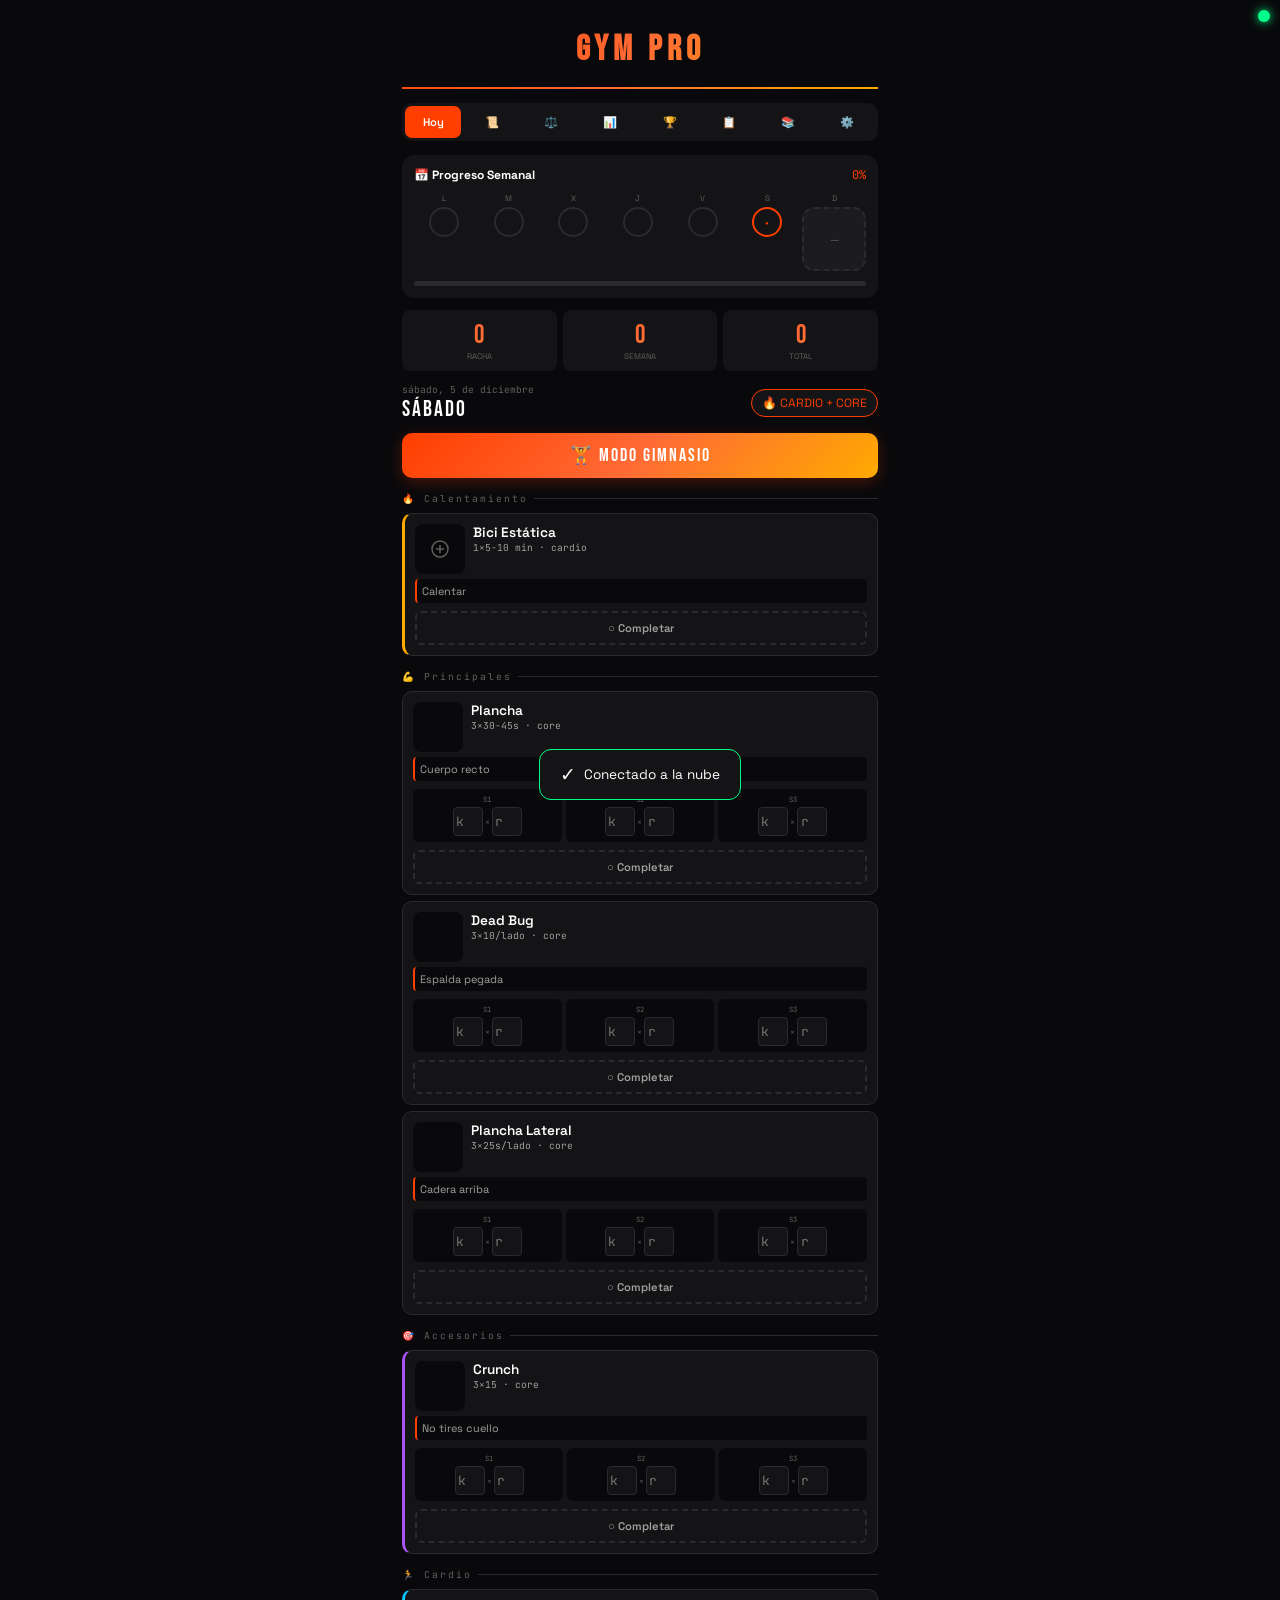
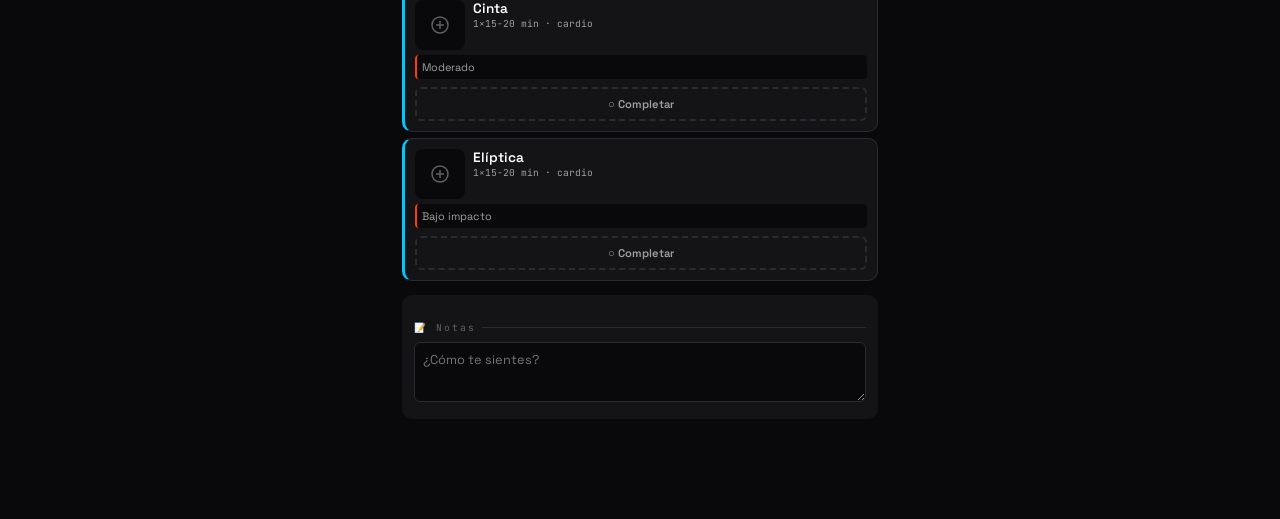
<file: gym-pro.html>
<!DOCTYPE html>
<html lang="es">
<head>
    <meta charset="UTF-8">
    <meta name="viewport" content="width=device-width, initial-scale=1.0, maximum-scale=1.0, user-scalable=no">
    <title>GYM PRO</title>
    <link href="https://fonts.googleapis.com/css2?family=Bebas+Neue&family=JetBrains+Mono:wght@400;600&family=Space+Grotesk:wght@400;500;600;700&display=swap" rel="stylesheet">
    <style>
        :root{--bg:#09090b;--card:#141416;--card2:#1c1c1f;--accent:#ff3e00;--glow:rgba(255,62,0,0.25);--success:#00ff88;--warn:#ffaa00;--info:#00c8ff;--purple:#a855f7;--text:#fff;--text2:#a0a0a0;--text3:#606060;--border:#2a2a2f;--fire:linear-gradient(135deg,#ff3e00,#ff6b35,#ffaa00)}
        *{margin:0;padding:0;box-sizing:border-box;-webkit-tap-highlight-color:transparent}
        body{font-family:'Space Grotesk',sans-serif;background:var(--bg);color:var(--text);min-height:100vh}
        .app{max-width:500px;margin:0 auto;padding:12px;padding-bottom:100px}
        .header{text-align:center;padding:16px 0;border-bottom:2px solid;border-image:var(--fire) 1}
        .logo{font-family:'Bebas Neue',sans-serif;font-size:2.2rem;letter-spacing:5px;background:var(--fire);-webkit-background-clip:text;-webkit-text-fill-color:transparent}
        .nav{display:flex;gap:3px;margin:14px 0;padding:3px;background:var(--card);border-radius:10px}
        .nav-btn{flex:1;padding:9px 4px;background:0;border:0;color:var(--text2);font-family:inherit;font-size:0.7rem;font-weight:600;cursor:pointer;border-radius:7px;transition:0.2s}
        .nav-btn.active{background:var(--accent);color:#fff}
        .week-box{background:var(--card);border-radius:12px;padding:12px;margin-bottom:12px}
        .week-head{display:flex;justify-content:space-between;align-items:center;margin-bottom:10px}
        .week-head h3{font-size:0.75rem}
        .week-head span{font-family:'JetBrains Mono',monospace;font-size:0.75rem;color:var(--accent)}
        .week-days{display:flex;gap:5px}
        .week-day{flex:1;text-align:center}
        .week-day-name{font-size:0.5rem;color:var(--text3);margin-bottom:4px}
        .week-day-circle{width:30px;height:30px;margin:0 auto;border-radius:50%;border:2px solid var(--border);display:flex;align-items:center;justify-content:center;font-size:0.65rem;color:var(--text3);cursor:pointer;transition:0.2s}
        .week-day-circle.done{background:var(--success);border-color:var(--success);color:var(--bg)}
        .week-day-circle.today{border-color:var(--accent);color:var(--accent)}
        .week-day-circle.rest{background:var(--card2);border-style:dashed}
        .week-bar{height:5px;background:var(--border);border-radius:3px;margin-top:10px;overflow:hidden}
        .week-bar-fill{height:100%;background:var(--fire);transition:width 0.3s}
        .stats{display:grid;grid-template-columns:repeat(3,1fr);gap:6px;margin-bottom:12px}
        .stat{background:var(--card);border-radius:8px;padding:10px 6px;text-align:center}
        .stat-val{font-family:'Bebas Neue',sans-serif;font-size:1.6rem;background:var(--fire);-webkit-background-clip:text;-webkit-text-fill-color:transparent}
        .stat-lbl{font-size:0.5rem;color:var(--text3);text-transform:uppercase}
        .today-head{display:flex;justify-content:space-between;align-items:center;margin-bottom:10px}
        .today-date{font-family:'JetBrains Mono',monospace;font-size:0.6rem;color:var(--text3)}
        .today-day{font-family:'Bebas Neue',sans-serif;font-size:1.4rem;letter-spacing:2px}
        .today-badge{padding:5px 10px;background:var(--card);border:1px solid var(--accent);border-radius:16px;font-size:0.75rem;color:var(--accent)}
        .gym-btn{display:flex;align-items:center;justify-content:center;gap:6px;width:100%;padding:12px;margin-bottom:12px;background:var(--fire);border:0;border-radius:10px;color:#fff;font-family:'Bebas Neue',sans-serif;font-size:1.1rem;letter-spacing:2px;cursor:pointer;box-shadow:0 4px 15px var(--glow)}
        .sec-title{font-family:'JetBrains Mono',monospace;font-size:0.6rem;color:var(--text3);letter-spacing:2px;margin:14px 0 8px;display:flex;align-items:center;gap:6px}
        .sec-title::after{content:'';flex:1;height:1px;background:var(--border)}
        .ex-card{background:var(--card);border:1px solid var(--border);border-radius:10px;padding:10px;margin-bottom:6px}
        .ex-card.done{opacity:0.5;border-color:var(--success)}
        .ex-card.warmup{border-left:3px solid var(--warn)}
        .ex-card.cardio{border-left:3px solid var(--info)}
        .ex-card.accessory{border-left:3px solid var(--purple)}
        .ex-top{display:flex;gap:8px}
        .ex-media{width:50px;height:50px;background:var(--bg);border-radius:8px;overflow:hidden;flex-shrink:0;cursor:pointer;display:flex;align-items:center;justify-content:center}
        .ex-media img,.ex-media video{width:100%;height:100%;object-fit:cover}
        .ex-media svg{width:24px;height:24px;stroke:var(--text3);stroke-width:1.5;fill:none}
        .ex-info{flex:1;min-width:0}
        .ex-name{font-size:0.85rem;font-weight:600}
        .ex-meta{font-family:'JetBrains Mono',monospace;font-size:0.6rem;color:var(--text2)}
        .ex-notes{font-size:0.68rem;color:var(--text2);margin-top:5px;padding:5px;background:var(--bg);border-radius:4px;border-left:2px solid var(--accent)}
        .ex-sets{display:grid;grid-template-columns:repeat(auto-fit,minmax(65px,1fr));gap:4px;margin-top:8px}
        .set-box{background:var(--bg);border-radius:6px;padding:6px 4px;text-align:center}
        .set-label{font-family:'JetBrains Mono',monospace;font-size:0.45rem;color:var(--text3);margin-bottom:3px}
        .set-inputs{display:flex;gap:2px;align-items:center;justify-content:center}
        .set-input{width:30px;padding:5px 2px;background:var(--card);border:1px solid var(--border);border-radius:4px;color:var(--text);font-family:'JetBrains Mono',monospace;font-size:0.8rem;text-align:center}
        .set-input:focus{outline:0;border-color:var(--accent)}
        .set-x{color:var(--text3);font-size:0.5rem}
        .set-last{font-size:0.45rem;color:var(--success);margin-top:2px}
        .done-btn{display:flex;align-items:center;justify-content:center;width:100%;padding:8px;margin-top:8px;background:0;border:2px dashed var(--border);border-radius:6px;color:var(--text2);font-family:inherit;font-size:0.7rem;font-weight:600;cursor:pointer}
        .done-btn:hover{border-color:var(--success);color:var(--success)}
        .done-btn.checked{background:rgba(0,255,136,0.1);border-color:var(--success);border-style:solid;color:var(--success)}
        .notes-box{margin-top:14px;padding:12px;background:var(--card);border-radius:10px}
        .notes-area{width:100%;min-height:60px;padding:8px;background:var(--bg);border:1px solid var(--border);border-radius:6px;color:var(--text);font-family:inherit;font-size:0.8rem;resize:vertical}
        .notes-area:focus{outline:0;border-color:var(--accent)}
        .empty{text-align:center;padding:30px;color:var(--text3)}
        .empty-icon{font-size:2rem;margin-bottom:8px}
        .empty-btn{margin-top:10px;padding:8px 16px;background:var(--accent);color:#fff;border:0;border-radius:6px;cursor:pointer}
        .rest{text-align:center;padding:30px;background:var(--card);border-radius:12px}
        .rest-emoji{font-size:2.5rem;margin-bottom:10px}
        .rest-title{font-family:'Bebas Neue',sans-serif;font-size:1.4rem;letter-spacing:2px}
        .tab{display:none}.tab.active{display:block;animation:fadeIn 0.2s}
        @keyframes fadeIn{from{opacity:0}to{opacity:1}}
        .lib-header{display:flex;gap:6px;margin-bottom:12px}
        .lib-btn{flex:1;padding:10px;background:var(--card);border:1px solid var(--border);border-radius:8px;color:var(--text);font-size:0.75rem;font-weight:600;cursor:pointer}
        .lib-btn.primary{background:var(--fire);border:0}
        .lib-filters{display:flex;gap:4px;margin-bottom:12px;overflow-x:auto;padding-bottom:4px}
        .lib-filter{padding:5px 12px;background:var(--card);border:1px solid var(--border);border-radius:16px;color:var(--text2);font-size:0.65rem;cursor:pointer;white-space:nowrap}
        .lib-filter.active{background:var(--accent);border-color:var(--accent);color:#fff}
        .lib-grid{display:grid;grid-template-columns:repeat(2,1fr);gap:8px}
        .lib-card{background:var(--card);border:1px solid var(--border);border-radius:10px;overflow:hidden;cursor:pointer}
        .lib-card:hover{border-color:var(--accent)}
        .lib-card-media{height:80px;background:var(--bg);display:flex;align-items:center;justify-content:center;overflow:hidden}
        .lib-card-media img,.lib-card-media video{width:100%;height:100%;object-fit:cover}
        .lib-card-media svg{width:30px;height:30px;stroke:var(--text3);fill:none}
        .lib-card-body{padding:8px}
        .lib-card-name{font-size:0.8rem;font-weight:600;white-space:nowrap;overflow:hidden;text-overflow:ellipsis}
        .lib-card-meta{font-size:0.6rem;color:var(--text3)}
        .lib-card-actions{display:flex;gap:4px;margin-top:6px}
        .lib-card-action{flex:1;padding:5px;background:var(--bg);border:1px solid var(--border);border-radius:4px;color:var(--text2);font-size:0.6rem;cursor:pointer;text-align:center}
        .lib-card-action:hover{border-color:var(--accent);color:var(--accent)}
        .lib-card-action.add{background:var(--accent);border-color:var(--accent);color:#fff}
        .plan-card{background:var(--card);border:1px solid var(--border);border-radius:10px;padding:12px;margin-bottom:6px;cursor:pointer}
        .plan-card:hover{border-color:var(--accent)}
        .plan-card.today{border-color:var(--accent);background:rgba(255,62,0,0.05)}
        .plan-top{display:flex;justify-content:space-between;align-items:center;margin-bottom:4px}
        .plan-day{font-family:'Bebas Neue',sans-serif;font-size:1rem;letter-spacing:2px}
        .plan-edit{padding:3px 8px;background:var(--bg);border:1px solid var(--border);border-radius:4px;color:var(--text2);font-size:0.6rem;cursor:pointer}
        .plan-name{font-weight:600;font-size:0.85rem}
        .plan-meta{font-size:0.65rem;color:var(--text3)}
        .prog-filters{display:flex;gap:4px;margin-bottom:12px;overflow-x:auto}
        .prog-filter{padding:5px 12px;background:var(--card);border:1px solid var(--border);border-radius:16px;color:var(--text2);font-size:0.65rem;cursor:pointer;white-space:nowrap}
        .prog-filter.active{background:var(--accent);border-color:var(--accent);color:#fff}
        .prog-card{background:var(--card);border:1px solid var(--border);border-radius:10px;padding:12px}
        .prog-top{display:flex;justify-content:space-between;margin-bottom:12px}
        .prog-name{font-weight:600}
        .prog-pr{background:var(--fire);padding:3px 8px;border-radius:4px;font-size:0.65rem}
        .prog-chart{height:70px;display:flex;align-items:flex-end;gap:4px;margin-bottom:10px}
        .prog-bar-wrap{flex:1;display:flex;flex-direction:column;align-items:center}
        .prog-bar{width:100%;background:var(--fire);border-radius:3px 3px 0 0;min-height:5px;position:relative}
        .prog-bar-val{position:absolute;top:-14px;left:50%;transform:translateX(-50%);font-size:0.5rem;color:var(--accent);white-space:nowrap}
        .prog-bar-date{font-size:0.45rem;color:var(--text3);margin-top:2px}
        .prog-stats{display:grid;grid-template-columns:repeat(3,1fr);gap:8px;padding-top:10px;border-top:1px solid var(--border)}
        .prog-stat{text-align:center}
        .prog-stat-val{font-family:'Bebas Neue',sans-serif;font-size:1.2rem;color:var(--accent)}
        .prog-stat-lbl{font-size:0.5rem;color:var(--text3)}
        .hist-card{background:var(--card);border:1px solid var(--border);border-radius:10px;padding:12px;margin-bottom:6px;cursor:pointer}
        .hist-date{font-size:0.6rem;color:var(--text3)}
        .hist-title{font-weight:600;margin:3px 0 6px}
        .hist-stats{font-size:0.7rem;color:var(--text2)}
        .hist-stats span{color:var(--accent);font-weight:600}
        .gym-overlay{display:none;position:fixed;inset:0;background:var(--bg);z-index:100;flex-direction:column}
        .gym-overlay.active{display:flex}
        .gym-head{display:flex;justify-content:space-between;align-items:center;padding:12px;background:var(--card);border-bottom:1px solid var(--border)}
        .gym-close{width:36px;height:36px;background:var(--bg);border:1px solid var(--border);border-radius:8px;color:var(--text2);font-size:1.1rem;cursor:pointer;display:flex;align-items:center;justify-content:center}
        .gym-dots{display:flex;gap:3px}
        .gym-dot{width:5px;height:5px;border-radius:50%;background:var(--border)}
        .gym-dot.done{background:var(--success)}
        .gym-dot.now{background:var(--accent);animation:pulse 1s infinite}
        @keyframes pulse{0%,100%{transform:scale(1)}50%{transform:scale(1.5)}}
        .gym-timer{font-family:'Bebas Neue',sans-serif;font-size:1.1rem;color:var(--accent)}
        .gym-body{flex:1;display:flex;flex-direction:column;padding:16px;overflow-y:auto;align-items:center}
        .gym-media{width:120px;height:120px;background:var(--card);border-radius:16px;margin-bottom:16px;overflow:hidden;display:flex;align-items:center;justify-content:center}
        .gym-media img,.gym-media video{width:100%;height:100%;object-fit:cover}
        .gym-media svg{width:60px;height:60px;stroke:var(--text3);fill:none}
        .gym-name{font-family:'Bebas Neue',sans-serif;font-size:1.8rem;letter-spacing:2px;text-align:center}
        .gym-target{color:var(--text2);margin-bottom:16px;text-align:center}
        .gym-note{color:var(--text2);font-size:0.8rem;padding:8px;background:var(--card);border-radius:8px;margin-bottom:16px;text-align:center;max-width:280px}
        .gym-sets{display:flex;justify-content:center;gap:8px;margin-bottom:16px;flex-wrap:wrap}
        .gym-set{width:55px;height:55px;background:var(--card);border:2px solid var(--border);border-radius:10px;display:flex;flex-direction:column;align-items:center;justify-content:center}
        .gym-set.now{border-color:var(--accent);box-shadow:0 0 15px var(--glow)}
        .gym-set.done{border-color:var(--success);background:rgba(0,255,136,0.1)}
        .gym-set-num{font-size:0.55rem;color:var(--text3)}
        .gym-set-data{font-family:'JetBrains Mono',monospace;font-size:0.8rem;font-weight:600}
        .gym-inputs{background:var(--card);border-radius:14px;padding:16px;width:100%;max-width:300px}
        .gym-input-row{display:flex;gap:16px;justify-content:center;margin-bottom:12px}
        .gym-input-grp{text-align:center}
        .gym-input-lbl{font-size:0.65rem;color:var(--text3);margin-bottom:4px;text-transform:uppercase}
        .gym-input{width:90px;padding:14px;background:var(--bg);border:2px solid var(--border);border-radius:10px;color:var(--text);font-family:'Bebas Neue',sans-serif;font-size:1.8rem;text-align:center}
        .gym-input:focus{outline:0;border-color:var(--accent)}
        .gym-last{text-align:center;font-size:0.8rem;color:var(--success)}
        .gym-foot{padding:12px;background:var(--card);border-top:1px solid var(--border);display:flex;gap:8px}
        .gym-act{flex:1;padding:14px;border:0;border-radius:10px;font-family:'Bebas Neue',sans-serif;font-size:1rem;letter-spacing:2px;cursor:pointer}
        .gym-skip{background:var(--bg);color:var(--text2);border:1px solid var(--border)}
        .gym-next{background:var(--fire);color:#fff}
        .gym-rest{display:none;position:absolute;inset:0;background:rgba(0,0,0,0.95);flex-direction:column;align-items:center;justify-content:center;z-index:10}
        .gym-rest.active{display:flex}
        .gym-rest-title{font-family:'Bebas Neue',sans-serif;font-size:1.2rem;letter-spacing:4px;color:var(--text2);margin-bottom:12px}
        .gym-rest-num{font-family:'Bebas Neue',sans-serif;font-size:7rem;background:var(--fire);-webkit-background-clip:text;-webkit-text-fill-color:transparent;line-height:1}
        .gym-rest-skip{margin-top:24px;padding:10px 24px;background:0;border:2px solid var(--border);border-radius:24px;color:var(--text2);cursor:pointer}
        .modal{display:none;position:fixed;inset:0;background:rgba(0,0,0,0.85);z-index:200;align-items:flex-end;justify-content:center}
        .modal.active{display:flex}
        .modal-box{background:var(--card);border-radius:16px 16px 0 0;width:100%;max-width:500px;max-height:85vh;overflow-y:auto;animation:slideUp 0.3s}
        @keyframes slideUp{from{transform:translateY(100%)}to{transform:translateY(0)}}
        .modal-head{display:flex;justify-content:space-between;align-items:center;padding:14px;border-bottom:1px solid var(--border);position:sticky;top:0;background:var(--card);z-index:5}
        .modal-title{font-family:'Bebas Neue',sans-serif;font-size:1.2rem;letter-spacing:2px}
        .modal-close{width:32px;height:32px;background:var(--bg);border:1px solid var(--border);border-radius:6px;color:var(--text2);font-size:1.1rem;cursor:pointer;display:flex;align-items:center;justify-content:center}
        .modal-body{padding:14px}
        .modal-foot{padding:12px 14px;border-top:1px solid var(--border);display:flex;gap:8px}
        .modal-btn{flex:1;padding:12px;border:0;border-radius:8px;font-weight:600;cursor:pointer}
        .modal-cancel{background:var(--bg);color:var(--text2)}
        .modal-save{background:var(--fire);color:#fff}
        .form-group{margin-bottom:12px}
        .form-label{display:block;font-size:0.65rem;color:var(--text2);margin-bottom:4px;text-transform:uppercase;letter-spacing:1px}
        .form-input,.form-select,.form-textarea{width:100%;padding:10px;background:var(--bg);border:1px solid var(--border);border-radius:8px;color:var(--text);font-family:inherit;font-size:0.85rem}
        .form-input:focus,.form-select:focus,.form-textarea:focus{outline:0;border-color:var(--accent)}
        .form-textarea{min-height:70px;resize:vertical}
        .form-row{display:grid;grid-template-columns:1fr 1fr;gap:8px}
        .form-media{width:100%;height:120px;background:var(--bg);border:2px dashed var(--border);border-radius:10px;display:flex;flex-direction:column;align-items:center;justify-content:center;cursor:pointer;overflow:hidden}
        .form-media:hover{border-color:var(--accent)}
        .form-media.has-media{border-style:solid}
        .form-media img,.form-media video{width:100%;height:100%;object-fit:cover}
        .form-media-ph{text-align:center;color:var(--text3)}
        .form-media-ph p{font-size:0.7rem}
        .edit-item{display:flex;gap:8px;align-items:center;padding:8px;background:var(--bg);border-radius:8px;margin-bottom:5px}
        .edit-drag{color:var(--text3);font-size:1rem;cursor:grab}
        .edit-info{flex:1}
        .edit-name{font-weight:600;font-size:0.8rem}
        .edit-meta{font-size:0.6rem;color:var(--text2)}
        .edit-del{width:28px;height:28px;background:0;border:1px solid var(--border);border-radius:5px;color:var(--text3);cursor:pointer;display:flex;align-items:center;justify-content:center}
        .edit-del:hover{border-color:#ff4444;color:#ff4444}
        .add-btn{display:flex;align-items:center;justify-content:center;width:100%;padding:10px;background:0;border:2px dashed var(--border);border-radius:8px;color:var(--text2);font-size:0.8rem;cursor:pointer;margin-top:6px}
        .add-btn:hover{border-color:var(--accent);color:var(--accent)}
        .video-modal{position:fixed;inset:0;background:rgba(0,0,0,0.95);z-index:300;display:none;align-items:center;justify-content:center;padding:20px}
        .video-modal.active{display:flex}
        .video-modal video,.video-modal img{max-width:100%;max-height:85vh;border-radius:10px}
        .video-modal-close{position:absolute;top:16px;right:16px;width:40px;height:40px;background:var(--card);border:0;border-radius:50%;color:#fff;font-size:1.3rem;cursor:pointer}
        /* Celebration Modal */
        .celebration{position:fixed;inset:0;background:rgba(0,0,0,0.92);z-index:400;display:none;align-items:center;justify-content:center;flex-direction:column}
        .celebration.active{display:flex}
        .celebration-icon{font-size:5rem;animation:celebBounce 0.6s infinite}
        @keyframes celebBounce{0%,100%{transform:scale(1) rotate(-5deg)}50%{transform:scale(1.2) rotate(5deg)}}
        .celebration-title{font-family:'Bebas Neue',sans-serif;font-size:2.2rem;letter-spacing:3px;margin-top:16px;background:var(--fire);-webkit-background-clip:text;-webkit-text-fill-color:transparent}
        .celebration-sub{color:var(--text2);margin-top:8px;font-size:0.9rem}
        .celebration-btn{margin-top:24px;padding:14px 40px;background:var(--fire);border:0;border-radius:12px;color:#fff;font-family:'Bebas Neue',sans-serif;font-size:1.2rem;letter-spacing:2px;cursor:pointer;box-shadow:0 4px 20px var(--glow)}
        .confetti{position:absolute;width:10px;height:10px;border-radius:2px;animation:confettiFall 3s linear forwards}
        @keyframes confettiFall{0%{transform:translateY(-100vh) rotate(0deg);opacity:1}100%{transform:translateY(100vh) rotate(720deg);opacity:0}}
        /* Stats Avanzados */
        .stats-card{background:var(--card);border:1px solid var(--border);border-radius:12px;padding:14px;margin-bottom:10px}
        .stats-card-title{font-family:'Bebas Neue',sans-serif;font-size:1rem;letter-spacing:1px;margin-bottom:10px;display:flex;align-items:center;gap:6px}
        .stats-grid{display:grid;grid-template-columns:repeat(2,1fr);gap:8px}
        .stats-box{background:var(--bg);border-radius:8px;padding:10px;text-align:center}
        .stats-box.accent{border:1px solid var(--accent)}
        .stats-box.success{border:1px solid var(--success)}
        .stats-box.purple{border:1px solid var(--purple)}
        .stats-box.info{border:1px solid var(--info)}
        .stats-box-val{font-family:'Bebas Neue',sans-serif;font-size:1.5rem}
        .stats-box.accent .stats-box-val{color:var(--accent)}
        .stats-box.success .stats-box-val{color:var(--success)}
        .stats-box.purple .stats-box-val{color:var(--purple)}
        .stats-box.info .stats-box-val{color:var(--info)}
        .stats-box-lbl{font-size:0.55rem;color:var(--text3);text-transform:uppercase}
        .pr-item{display:flex;justify-content:space-between;align-items:center;padding:8px;background:var(--bg);border-radius:6px;margin-bottom:4px}
        .pr-name{font-size:0.8rem;font-weight:600}
        .pr-val{font-family:'JetBrains Mono',monospace;font-size:0.85rem;color:var(--success);font-weight:600}
        .pr-detail{font-size:0.5rem;color:var(--text3)}
        .pie-container{display:flex;align-items:center;gap:14px;padding:8px 0}
        .pie-chart{width:80px;height:80px;border-radius:50%;flex-shrink:0}
        .pie-legend{flex:1;display:flex;flex-wrap:wrap;gap:4px 12px}
        .pie-legend-item{display:flex;align-items:center;gap:4px;font-size:0.65rem}
        .pie-legend-dot{width:10px;height:10px;border-radius:3px}
        /* Export Buttons */
        .export-btns{display:flex;gap:6px;margin-top:12px}
        .export-btn{flex:1;padding:10px;background:var(--card);border:1px solid var(--border);border-radius:8px;color:var(--text);font-size:0.75rem;font-weight:600;cursor:pointer;display:flex;align-items:center;justify-content:center;gap:4px}
        .export-btn:hover{border-color:var(--accent);color:var(--accent)}
        .export-btn.primary{background:var(--accent);border-color:var(--accent);color:#fff}
        /* Toast */
        .toast{position:fixed;bottom:100px;left:50%;transform:translateX(-50%) translateY(100px);background:var(--card);border:1px solid var(--success);border-radius:12px;padding:12px 20px;display:flex;align-items:center;gap:8px;z-index:500;opacity:0;transition:all 0.3s}
        .toast.active{transform:translateX(-50%) translateY(0);opacity:1}
        .toast-icon{font-size:1.2rem}
        .toast-text{font-size:0.85rem}
        /* Badges */
        .badges-grid{display:grid;grid-template-columns:repeat(4,1fr);gap:6px;margin-top:10px}
        .badge{background:var(--card2);border:1px solid var(--border);border-radius:10px;padding:10px 4px;text-align:center;opacity:0.35;transition:all 0.3s}
        .badge.unlocked{opacity:1;border-color:var(--warn);background:rgba(255,170,0,0.1);animation:badgeUnlock 0.5s}
        @keyframes badgeUnlock{0%{transform:scale(0)}50%{transform:scale(1.2)}100%{transform:scale(1)}}
        .badge-icon{font-size:1.6rem;margin-bottom:4px}
        .badge-name{font-size:0.5rem;color:var(--text3);line-height:1.2}
        .badge.unlocked .badge-name{color:var(--warn)}
        /* Level & XP */
        .level-card{background:linear-gradient(135deg,#1a0a00,#2d1200);border:1px solid var(--accent);border-radius:12px;padding:14px;margin-bottom:12px;position:relative;overflow:hidden}
        .level-card::before{content:'⭐';position:absolute;font-size:5rem;opacity:0.05;right:-10px;top:-10px}
        .level-row{display:flex;align-items:center;gap:12px}
        .level-badge{width:55px;height:55px;background:var(--fire);border-radius:50%;display:flex;align-items:center;justify-content:center;font-family:'Bebas Neue',sans-serif;font-size:1.8rem;color:#fff;box-shadow:0 0 20px var(--glow)}
        .level-info{flex:1}
        .level-title{font-family:'Bebas Neue',sans-serif;font-size:1.1rem;letter-spacing:1px}
        .level-xp{font-size:0.7rem;color:var(--text2);margin:4px 0}
        .level-bar{height:8px;background:var(--border);border-radius:4px;overflow:hidden}
        .level-bar-fill{height:100%;background:var(--fire);border-radius:4px;transition:width 0.5s}
        /* Streak Fire */
        .streak-card{background:linear-gradient(135deg,#0a1a00,#1a2d00);border:1px solid var(--success);border-radius:12px;padding:14px;margin-bottom:12px;display:flex;align-items:center;gap:12px}
        .streak-fire{font-size:2.5rem;animation:fireAnim 0.5s infinite alternate}
        @keyframes fireAnim{0%{transform:scale(1) rotate(-3deg)}100%{transform:scale(1.1) rotate(3deg)}}
        .streak-info{flex:1}
        .streak-num{font-family:'Bebas Neue',sans-serif;font-size:2rem;color:var(--success);line-height:1}
        .streak-label{font-size:0.7rem;color:var(--text2)}
        .streak-best{font-size:0.6rem;color:var(--warn);margin-top:2px}
        /* Heatmap */
        .heatmap-card{background:var(--card);border:1px solid var(--border);border-radius:12px;padding:12px;margin-bottom:12px}
        .heatmap{display:flex;flex-direction:column;gap:2px}
        .heatmap-row{display:flex;gap:2px}
        .heatmap-cell{width:14px;height:14px;border-radius:3px;background:var(--border);cursor:pointer;transition:transform 0.1s}
        .heatmap-cell:hover{transform:scale(1.3)}
        .heatmap-cell.l1{background:#1a4d1a}
        .heatmap-cell.l2{background:#2d7a2d}
        .heatmap-cell.l3{background:#40a640}
        .heatmap-cell.l4{background:var(--success)}
        .heatmap-cell.today{outline:2px solid var(--accent);outline-offset:1px}
        .heatmap-legend{display:flex;align-items:center;gap:4px;justify-content:flex-end;margin-top:8px;font-size:0.5rem;color:var(--text3)}
        .heatmap-legend-cell{width:12px;height:12px;border-radius:2px}
        .heatmap-months{display:flex;justify-content:space-between;margin-bottom:4px;font-size:0.5rem;color:var(--text3)}
        /* Timer grande */
        .timer-card{background:var(--card);border:1px solid var(--border);border-radius:12px;padding:16px;margin-bottom:12px;text-align:center}
        .timer-display{font-family:'Bebas Neue',sans-serif;font-size:3rem;color:var(--accent);letter-spacing:4px}
        .timer-label{font-size:0.7rem;color:var(--text3)}
        .timer-btns{display:flex;gap:6px;margin-top:10px}
        .timer-btn{flex:1;padding:10px;border:0;border-radius:8px;font-weight:600;cursor:pointer;font-size:0.8rem}
        .timer-btn.start{background:var(--success);color:var(--bg)}
        .timer-btn.pause{background:var(--warn);color:var(--bg)}
        .timer-btn.reset{background:var(--card2);color:var(--text2);border:1px solid var(--border)}
        /* Predicción */
        .predict-card{background:var(--card);border:1px solid var(--purple);border-radius:12px;padding:12px;margin-bottom:12px}
        .predict-title{font-size:0.75rem;color:var(--purple);margin-bottom:8px;display:flex;align-items:center;gap:6px}
        .predict-row{display:flex;justify-content:space-between;padding:6px 0;border-bottom:1px solid var(--border)}
        .predict-row:last-child{border:0}
        .predict-name{font-size:0.8rem}
        .predict-val{font-family:'JetBrains Mono',monospace;color:var(--purple);font-weight:600}
        /* Control de Peso */
        .weight-card{background:var(--card);border:1px solid var(--border);border-radius:12px;padding:14px;margin-bottom:12px}
        .weight-header{display:flex;justify-content:space-between;align-items:center;margin-bottom:12px}
        .weight-current{text-align:center}
        .weight-big{font-family:'Bebas Neue',sans-serif;font-size:3rem;background:var(--fire);-webkit-background-clip:text;-webkit-text-fill-color:transparent;line-height:1}
        .weight-unit{font-size:1rem;color:var(--text2)}
        .weight-change{font-size:0.75rem;padding:4px 10px;border-radius:12px;font-weight:600}
        .weight-change.up{background:rgba(255,62,0,0.2);color:var(--accent)}
        .weight-change.down{background:rgba(0,255,136,0.2);color:var(--success)}
        .weight-change.same{background:rgba(255,255,255,0.1);color:var(--text2)}
        .weight-input-row{display:flex;gap:8px;margin-bottom:12px}
        .weight-input{flex:1;padding:12px;background:var(--bg);border:2px solid var(--border);border-radius:10px;color:var(--text);font-family:'JetBrains Mono',monospace;font-size:1.2rem;text-align:center}
        .weight-input:focus{outline:0;border-color:var(--accent)}
        .weight-btn{padding:12px 20px;background:var(--fire);border:0;border-radius:10px;color:#fff;font-weight:600;cursor:pointer}
        .weight-goal{display:flex;align-items:center;gap:10px;padding:10px;background:var(--bg);border-radius:8px;margin-bottom:12px}
        .weight-goal-icon{font-size:1.5rem}
        .weight-goal-info{flex:1}
        .weight-goal-label{font-size:0.65rem;color:var(--text3)}
        .weight-goal-val{font-family:'JetBrains Mono',monospace;font-weight:600}
        .weight-goal-diff{font-size:0.7rem}
        .weight-goal-diff.positive{color:var(--success)}
        .weight-goal-diff.negative{color:var(--accent)}
        /* Gráfica de peso */
        .weight-chart{height:120px;background:var(--bg);border-radius:8px;padding:10px;position:relative;margin-bottom:12px}
        .weight-chart-bars{display:flex;align-items:flex-end;justify-content:space-between;height:100%;gap:3px}
        .weight-chart-bar{flex:1;background:var(--accent);border-radius:3px 3px 0 0;min-height:4px;position:relative;cursor:pointer;transition:opacity 0.2s}
        .weight-chart-bar:hover{opacity:0.8}
        .weight-chart-bar::after{content:attr(data-val);position:absolute;bottom:100%;left:50%;transform:translateX(-50%);font-size:0.5rem;color:var(--text3);opacity:0;transition:opacity 0.2s;white-space:nowrap}
        .weight-chart-bar:hover::after{opacity:1}
        .weight-chart-labels{display:flex;justify-content:space-between;margin-top:4px}
        .weight-chart-label{font-size:0.5rem;color:var(--text3)}
        /* Medidas Corporales */
        .measures-grid{display:grid;grid-template-columns:repeat(2,1fr);gap:8px}
        .measure-box{background:var(--bg);border-radius:10px;padding:12px;text-align:center;border:1px solid var(--border);cursor:pointer;transition:all 0.2s}
        .measure-box:hover{border-color:var(--accent)}
        .measure-box.active{border-color:var(--accent);background:rgba(255,62,0,0.05)}
        .measure-icon{font-size:1.5rem;margin-bottom:4px}
        .measure-name{font-size:0.65rem;color:var(--text3);margin-bottom:4px}
        .measure-val{font-family:'Bebas Neue',sans-serif;font-size:1.4rem}
        .measure-val span{font-size:0.8rem;color:var(--text2)}
        .measure-change{font-size:0.6rem;margin-top:2px}
        .measure-change.up{color:var(--accent)}
        .measure-change.down{color:var(--success)}
        .measure-input-modal{position:fixed;inset:0;background:rgba(0,0,0,0.85);z-index:300;display:none;align-items:center;justify-content:center}
        .measure-input-modal.active{display:flex}
        .measure-input-box{background:var(--card);border-radius:16px;padding:20px;width:90%;max-width:300px;text-align:center}
        .measure-input-title{font-family:'Bebas Neue',sans-serif;font-size:1.3rem;margin-bottom:4px}
        .measure-input-icon{font-size:2.5rem;margin-bottom:10px}
        .measure-input-field{width:100%;padding:14px;background:var(--bg);border:2px solid var(--border);border-radius:10px;color:var(--text);font-family:'JetBrains Mono',monospace;font-size:1.5rem;text-align:center;margin-bottom:12px}
        .measure-input-field:focus{outline:0;border-color:var(--accent)}
        .measure-input-btns{display:flex;gap:8px}
        .measure-input-btn{flex:1;padding:12px;border:0;border-radius:8px;font-weight:600;cursor:pointer}
        .measure-input-btn.cancel{background:var(--bg);color:var(--text2)}
        .measure-input-btn.save{background:var(--fire);color:#fff}
        /* Historial de peso */
        .weight-history{max-height:200px;overflow-y:auto}
        .weight-history-item{display:flex;justify-content:space-between;align-items:center;padding:8px;background:var(--bg);border-radius:6px;margin-bottom:4px}
        .weight-history-date{font-size:0.7rem;color:var(--text2)}
        .weight-history-val{font-family:'JetBrains Mono',monospace;font-weight:600}
        .weight-history-diff{font-size:0.65rem;padding:2px 6px;border-radius:8px}
        /* Cloud Sync */
        .sync-card{background:linear-gradient(135deg,#001a1a,#002d2d);border:1px solid var(--info);border-radius:12px;padding:14px;margin-bottom:12px}
        .sync-header{display:flex;align-items:center;gap:10px;margin-bottom:12px}
        .sync-icon{font-size:2rem}
        .sync-title{font-family:'Bebas Neue',sans-serif;font-size:1.1rem;letter-spacing:1px}
        .sync-status{font-size:0.7rem;color:var(--text2)}
        .sync-status.online{color:var(--success)}
        .sync-status.offline{color:var(--accent)}
        .sync-input{width:100%;padding:10px;background:var(--bg);border:1px solid var(--border);border-radius:8px;color:var(--text);font-family:'JetBrains Mono',monospace;font-size:0.7rem;margin-bottom:10px}
        .sync-input:focus{outline:0;border-color:var(--info)}
        .sync-btns{display:flex;gap:6px}
        .sync-btn{flex:1;padding:10px;border:0;border-radius:8px;font-weight:600;cursor:pointer;font-size:0.75rem}
        .sync-btn.connect{background:var(--info);color:var(--bg)}
        .sync-btn.sync{background:var(--success);color:var(--bg)}
        .sync-btn.disconnect{background:var(--card2);color:var(--text2);border:1px solid var(--border)}
        .sync-last{font-size:0.6rem;color:var(--text3);text-align:center;margin-top:8px}
        .sync-indicator{position:fixed;top:10px;right:10px;width:12px;height:12px;border-radius:50%;background:var(--text3);z-index:100}
        .sync-indicator.online{background:var(--success);box-shadow:0 0 10px var(--success)}
        .sync-indicator.syncing{background:var(--info);animation:syncPulse 1s infinite}
        @keyframes syncPulse{0%,100%{opacity:1}50%{opacity:0.3}}
        /* Plan Editor Mejorado */
        .plan-day-card{background:var(--card);border:1px solid var(--border);border-radius:12px;margin-bottom:10px;overflow:hidden}
        .plan-day-card.today{border-color:var(--accent)}
        .plan-day-card.rest{opacity:0.7}
        .plan-day-header{display:flex;align-items:center;gap:10px;padding:12px;background:var(--card2);cursor:pointer}
        .plan-day-card.today .plan-day-header{background:rgba(255,62,0,0.1)}
        .plan-day-icon{font-size:1.5rem}
        .plan-day-info{flex:1}
        .plan-day-name{font-family:'Bebas Neue',sans-serif;font-size:1.1rem;letter-spacing:1px}
        .plan-day-sub{font-size:0.65rem;color:var(--text2)}
        .plan-day-toggle{width:30px;height:30px;background:var(--bg);border:1px solid var(--border);border-radius:6px;display:flex;align-items:center;justify-content:center;color:var(--text2);font-size:0.8rem;cursor:pointer;transition:transform 0.2s}
        .plan-day-toggle.open{transform:rotate(180deg)}
        .plan-day-content{display:none;padding:12px;border-top:1px solid var(--border)}
        .plan-day-content.open{display:block}
        .plan-edit-row{display:flex;gap:8px;margin-bottom:12px}
        .plan-edit-input{flex:1;padding:10px;background:var(--bg);border:1px solid var(--border);border-radius:8px;color:var(--text);font-size:0.85rem}
        .plan-edit-input:focus{outline:0;border-color:var(--accent)}
        .plan-edit-input.icon{width:60px;flex:none;text-align:center;font-size:1.2rem}
        .plan-section{margin-bottom:12px}
        .plan-section-title{font-size:0.65rem;color:var(--text3);text-transform:uppercase;letter-spacing:1px;margin-bottom:6px;display:flex;align-items:center;justify-content:space-between}
        .plan-section-add{padding:4px 8px;background:var(--accent);border:0;border-radius:4px;color:#fff;font-size:0.6rem;cursor:pointer}
        .plan-ex-item{display:flex;align-items:center;gap:8px;padding:8px;background:var(--bg);border-radius:6px;margin-bottom:4px}
        .plan-ex-item.warmup{border-left:3px solid var(--warn)}
        .plan-ex-item.main{border-left:3px solid var(--accent)}
        .plan-ex-item.accessory{border-left:3px solid var(--purple)}
        .plan-ex-item.cardio{border-left:3px solid var(--info)}
        .plan-ex-drag{color:var(--text3);cursor:grab;font-size:1rem}
        .plan-ex-info{flex:1}
        .plan-ex-name{font-size:0.8rem;font-weight:600}
        .plan-ex-meta{font-size:0.6rem;color:var(--text2)}
        .plan-ex-del{width:28px;height:28px;background:0;border:1px solid var(--border);border-radius:4px;color:var(--text3);cursor:pointer;font-size:0.8rem}
        .plan-ex-del:hover{border-color:var(--accent);color:var(--accent)}
        .plan-empty{padding:12px;text-align:center;color:var(--text3);font-size:0.75rem;background:var(--bg);border-radius:6px;border:2px dashed var(--border)}
        .plan-rest-toggle{display:flex;align-items:center;justify-content:space-between;padding:10px;background:var(--bg);border-radius:8px;margin-bottom:12px}
        .plan-rest-label{font-size:0.8rem}
        .plan-rest-switch{width:50px;height:28px;background:var(--border);border-radius:14px;position:relative;cursor:pointer;transition:background 0.2s}
        .plan-rest-switch.on{background:var(--success)}
        .plan-rest-switch::after{content:'';position:absolute;width:22px;height:22px;background:#fff;border-radius:50%;top:3px;left:3px;transition:left 0.2s}
        .plan-rest-switch.on::after{left:25px}
        .plan-save-btn{width:100%;padding:12px;background:var(--fire);border:0;border-radius:8px;color:#fff;font-family:'Bebas Neue',sans-serif;font-size:1rem;letter-spacing:2px;cursor:pointer;margin-top:8px}
        /* Historial */
        .hist-card{background:var(--card);border:1px solid var(--border);border-radius:12px;padding:14px;margin-bottom:10px;cursor:pointer;transition:border-color 0.2s}
        .hist-card:hover{border-color:var(--accent)}
        .hist-card-header{display:flex;justify-content:space-between;align-items:flex-start;margin-bottom:8px}
        .hist-card-date{font-size:0.7rem;color:var(--text2)}
        .hist-card-day{font-family:'Bebas Neue',sans-serif;font-size:1.2rem;color:var(--accent)}
        .hist-card-badge{padding:4px 8px;background:var(--success);color:var(--bg);font-size:0.6rem;font-weight:600;border-radius:4px}
        .hist-card-title{font-family:'Bebas Neue',sans-serif;font-size:1rem;letter-spacing:1px;margin-bottom:6px}
        .hist-card-stats{display:flex;gap:12px;font-size:0.75rem;color:var(--text2)}
        .hist-card-stat{display:flex;align-items:center;gap:4px}
        .hist-card-stat span{color:var(--text);font-weight:600}
        .hist-detail-modal{position:fixed;inset:0;background:rgba(0,0,0,0.9);z-index:200;display:none;overflow-y:auto}
        .hist-detail-modal.active{display:block}
        .hist-detail-content{padding:20px;max-width:500px;margin:0 auto}
        .hist-detail-header{display:flex;justify-content:space-between;align-items:center;margin-bottom:16px}
        .hist-detail-title{font-family:'Bebas Neue',sans-serif;font-size:1.5rem}
        .hist-detail-close{width:36px;height:36px;background:var(--card);border:1px solid var(--border);border-radius:8px;color:var(--text);font-size:1.2rem;cursor:pointer}
        .hist-detail-meta{font-size:0.75rem;color:var(--text2);margin-bottom:16px;padding-bottom:12px;border-bottom:1px solid var(--border)}
        .hist-ex-card{background:var(--card);border:1px solid var(--border);border-radius:10px;padding:12px;margin-bottom:8px}
        .hist-ex-card.warmup{border-left:3px solid var(--warn)}
        .hist-ex-card.main{border-left:3px solid var(--accent)}
        .hist-ex-card.accessory{border-left:3px solid var(--purple)}
        .hist-ex-card.cardio{border-left:3px solid var(--info)}
        .hist-ex-name{font-weight:600;font-size:0.9rem;margin-bottom:6px;display:flex;align-items:center;gap:6px}
        .hist-ex-name .done{color:var(--success)}
        .hist-ex-name .skip{color:var(--text3)}
        .hist-ex-sets{display:flex;flex-wrap:wrap;gap:6px}
        .hist-ex-set{padding:6px 10px;background:var(--bg);border-radius:6px;font-family:'JetBrains Mono',monospace;font-size:0.75rem}
        .hist-ex-set.best{background:rgba(255,170,0,0.2);color:var(--warn)}
        .hist-notes{background:var(--card);border:1px solid var(--border);border-radius:10px;padding:12px;margin-top:12px}
        .hist-notes-title{font-size:0.65rem;color:var(--text3);text-transform:uppercase;margin-bottom:6px}
        .hist-empty{text-align:center;padding:40px 20px;color:var(--text3)}
        .hist-empty-icon{font-size:3rem;margin-bottom:10px}
        .hist-filters{display:flex;gap:6px;margin-bottom:12px;overflow-x:auto;padding-bottom:6px}
        .hist-filter{padding:8px 14px;background:var(--card);border:1px solid var(--border);border-radius:8px;color:var(--text2);font-size:0.75rem;white-space:nowrap;cursor:pointer}
        .hist-filter.active{background:var(--accent);border-color:var(--accent);color:#fff}
    </style>
</head>
<body>
<div class="app">
    <div class="sync-indicator" id="sync-indicator" title="Estado de sincronización"></div>
    <header class="header"><h1 class="logo">GYM PRO</h1></header>
    <nav class="nav">
        <button class="nav-btn active" data-tab="today">Hoy</button>
        <button class="nav-btn" data-tab="history">📜</button>
        <button class="nav-btn" data-tab="body">⚖️</button>
        <button class="nav-btn" data-tab="stats">📊</button>
        <button class="nav-btn" data-tab="badges">🏆</button>
        <button class="nav-btn" data-tab="plan">📋</button>
        <button class="nav-btn" data-tab="library">📚</button>
        <button class="nav-btn" data-tab="config">⚙️</button>
    </nav>
    <div id="today" class="tab active">
        <div class="week-box">
            <div class="week-head"><h3>📅 Progreso Semanal</h3><span id="week-pct">0%</span></div>
            <div class="week-days" id="week-days"></div>
            <div class="week-bar"><div class="week-bar-fill" id="week-fill"></div></div>
        </div>
        <div class="stats">
            <div class="stat"><div class="stat-val" id="s-streak">0</div><div class="stat-lbl">Racha</div></div>
            <div class="stat"><div class="stat-val" id="s-week">0</div><div class="stat-lbl">Semana</div></div>
            <div class="stat"><div class="stat-val" id="s-total">0</div><div class="stat-lbl">Total</div></div>
        </div>
        <div class="today-head">
            <div><div class="today-date" id="t-date"></div><div class="today-day" id="t-day"></div></div>
            <div class="today-badge" id="t-badge">💪</div>
        </div>
        <button class="gym-btn" id="gym-start" onclick="startGym()">🏋️ MODO GIMNASIO</button>
        <div id="workout-box"></div>
        <div class="notes-box">
            <div class="sec-title">📝 Notas</div>
            <textarea class="notes-area" id="notes-input" placeholder="¿Cómo te sientes?"></textarea>
        </div>
    </div>
    <div id="body" class="tab">
        <div id="body-content"></div>
    </div>
    <div id="history" class="tab">
        <div class="sec-title">📜 Historial de Entrenos</div>
        <div class="hist-filters" id="hist-filters"></div>
        <div id="hist-list"></div>
    </div>
    <div id="library" class="tab">
        <div class="lib-header"><button class="lib-btn primary" onclick="openExModal()">+ Nuevo ejercicio</button></div>
        <div class="lib-filters" id="lib-filters"></div>
        <div class="lib-grid" id="lib-grid"></div>
    </div>
    <div id="stats" class="tab">
        <div id="stats-content"></div>
        <div class="export-btns">
            <button class="export-btn" onclick="exportJSON()">💾 Exportar JSON</button>
            <button class="export-btn" onclick="exportCSV()">📊 Exportar CSV</button>
        </div>
        <input type="file" id="import-file" accept=".json" style="display:none" onchange="importJSON(this)">
        <button class="export-btn primary" style="margin-top:6px;width:100%" onclick="document.getElementById('import-file').click()">📥 Importar Backup</button>
    </div>
    <div id="badges" class="tab">
        <div id="badges-content"></div>
    </div>
    <div id="plan" class="tab"><div id="plan-box"></div></div>
    <div id="config" class="tab"><div id="config-content"></div></div>
</div>
<!-- Celebration Modal -->
<div class="celebration" id="celebration">
    <div id="confetti-container"></div>
    <div class="celebration-icon" id="celeb-icon">🏆</div>
    <div class="celebration-title" id="celeb-title">¡NUEVO PR!</div>
    <div class="celebration-sub" id="celeb-sub">Has superado tu marca anterior</div>
    <button class="celebration-btn" onclick="closeCelebration()">¡GENIAL!</button>
</div>
<!-- Toast -->
<div class="toast" id="toast">
    <span class="toast-icon" id="toast-icon">✅</span>
    <span class="toast-text" id="toast-text">Guardado</span>
</div>
<!-- Measure Input Modal -->
<div class="measure-input-modal" id="measure-modal">
    <div class="measure-input-box">
        <div class="measure-input-icon" id="measure-modal-icon">⚖️</div>
        <div class="measure-input-title" id="measure-modal-title">Peso</div>
        <input type="number" step="0.1" class="measure-input-field" id="measure-modal-input" placeholder="0.0">
        <div class="measure-input-btns">
            <button class="measure-input-btn cancel" onclick="closeMeasureModal()">Cancelar</button>
            <button class="measure-input-btn save" onclick="saveMeasure()">Guardar</button>
        </div>
    </div>
</div>
<!-- History Detail Modal -->
<div class="hist-detail-modal" id="hist-detail-modal">
    <div class="hist-detail-content">
        <div class="hist-detail-header">
            <div class="hist-detail-title" id="hist-detail-title">Entreno</div>
            <button class="hist-detail-close" onclick="closeHistDetail()">✕</button>
        </div>
        <div id="hist-detail-body"></div>
    </div>
</div>
<div class="gym-overlay" id="gym-overlay">
    <div class="gym-head">
        <button class="gym-close" onclick="closeGym()">✕</button>
        <div class="gym-dots" id="gym-dots"></div>
        <div class="gym-timer" id="gym-timer">00:00</div>
    </div>
    <div class="gym-body" id="gym-body"></div>
    <div class="gym-foot">
        <button class="gym-act gym-skip" onclick="gymSkip()">SALTAR</button>
        <button class="gym-act gym-next" onclick="gymNext()">SIGUIENTE →</button>
    </div>
    <div class="gym-rest" id="gym-rest">
        <div class="gym-rest-title">DESCANSO</div>
        <div class="gym-rest-num" id="gym-rest-num">90</div>
        <button class="gym-rest-skip" onclick="skipRest()">Saltar</button>
    </div>
</div>
<div class="modal" id="ex-modal">
    <div class="modal-box">
        <div class="modal-head"><h3 class="modal-title" id="ex-modal-title">Nuevo ejercicio</h3><button class="modal-close" onclick="closeExModal()">✕</button></div>
        <div class="modal-body">
            <div class="form-group">
                <label class="form-label">Imagen o Video (URL)</label>
                <div class="form-media" id="ex-media-box" onclick="document.getElementById('ex-media').focus()">
                    <div class="form-media-ph" id="ex-media-ph"><p>📷 Pega URL de imagen o video</p></div>
                </div>
                <input type="text" class="form-input" id="ex-media" placeholder="https://..." style="margin-top:6px" oninput="previewExMedia()">
            </div>
            <div class="form-group"><label class="form-label">Nombre *</label><input type="text" class="form-input" id="ex-name" placeholder="Press banca"></div>
            <div class="form-row">
                <div class="form-group"><label class="form-label">Categoría</label><select class="form-select" id="ex-cat"><option value="pierna">🦵 Pierna</option><option value="pecho">💪 Pecho</option><option value="espalda">🔙 Espalda</option><option value="hombro">🎯 Hombro</option><option value="brazo">💪 Brazos</option><option value="core">🔥 Core</option><option value="cardio">🏃 Cardio</option><option value="movilidad">🧘 Movilidad</option></select></div>
                <div class="form-group"><label class="form-label">Tipo</label><select class="form-select" id="ex-type"><option value="main">Principal</option><option value="warmup">Calentamiento</option><option value="accessory">Accesorio</option><option value="cardio">Cardio</option></select></div>
            </div>
            <div class="form-row">
                <div class="form-group"><label class="form-label">Series</label><input type="number" class="form-input" id="ex-sets" value="3" min="1"></div>
                <div class="form-group"><label class="form-label">Reps</label><input type="text" class="form-input" id="ex-reps" value="10"></div>
            </div>
            <div class="form-group"><label class="form-label">Notas</label><textarea class="form-textarea" id="ex-notes" placeholder="Técnica, consejos..."></textarea></div>
        </div>
        <div class="modal-foot"><button class="modal-btn modal-cancel" onclick="closeExModal()">Cancelar</button><button class="modal-btn modal-save" onclick="saveEx()">Guardar</button></div>
    </div>
</div>
<div class="modal" id="day-modal">
    <div class="modal-box">
        <div class="modal-head"><h3 class="modal-title" id="day-modal-title">Editar día</h3><button class="modal-close" onclick="closeDayModal()">✕</button></div>
        <div class="modal-body" id="day-modal-body"></div>
        <div class="modal-foot"><button class="modal-btn modal-cancel" onclick="closeDayModal()">Cancelar</button><button class="modal-btn modal-save" onclick="saveDay()">Guardar</button></div>
    </div>
</div>
<div class="modal" id="add-modal">
    <div class="modal-box">
        <div class="modal-head"><h3 class="modal-title">Añadir a día</h3><button class="modal-close" onclick="closeAddModal()">✕</button></div>
        <div class="modal-body" id="add-modal-body"></div>
    </div>
</div>
<div class="modal" id="pick-modal">
    <div class="modal-box">
        <div class="modal-head"><h3 class="modal-title">Seleccionar ejercicio</h3><button class="modal-close" onclick="closePickModal()">✕</button></div>
        <div class="modal-body" id="pick-modal-body"></div>
    </div>
</div>
<div class="modal" id="hist-modal">
    <div class="modal-box">
        <div class="modal-head"><h3 class="modal-title" id="hist-modal-title">Detalle</h3><button class="modal-close" onclick="closeHistModal()">✕</button></div>
        <div class="modal-body" id="hist-modal-body"></div>
    </div>
</div>
<div class="video-modal" id="media-modal" onclick="closeMediaModal()">
    <button class="video-modal-close">✕</button>
    <div id="media-modal-content"></div>
</div>
<script>
const ICO='<svg viewBox="0 0 24 24"><circle cx="12" cy="12" r="8"/><path d="M12 8v8m-4-4h8"/></svg>';
function getIcon(){return ICO;}
function isVideo(u){return u&&/\.(mp4|webm|mov)|youtube|vimeo/i.test(u);}

const DEF_LIB=[
{id:1,name:'Goblet Squat',cat:'pierna',type:'main',sets:4,reps:'10',notes:'Mancuerna al pecho',media:'https://media.musclewiki.com/media/uploads/videos/branded/male-dumbbell-goblet-squat-front.mp4'},
{id:2,name:'Prensa',cat:'pierna',type:'main',sets:4,reps:'12',notes:'Pies anchura hombros',media:'https://media.musclewiki.com/media/uploads/videos/branded/male-machine-leg-press-side.mp4'},
{id:3,name:'Peso Muerto',cat:'pierna',type:'main',sets:4,reps:'8',notes:'Espalda recta',media:'https://media.musclewiki.com/media/uploads/videos/branded/male-barbell-deadlift-front.mp4'},
{id:4,name:'Hip Thrust',cat:'pierna',type:'main',sets:4,reps:'10',notes:'Aprieta glúteos',media:'https://media.musclewiki.com/media/uploads/videos/branded/male-barbell-hip-thrust-side.mp4'},
{id:5,name:'Zancadas',cat:'pierna',type:'main',sets:3,reps:'10/pierna',notes:'Paso largo',media:'https://media.musclewiki.com/media/uploads/videos/branded/male-dumbbell-lunge-side.mp4'},
{id:6,name:'Curl Femoral',cat:'pierna',type:'accessory',sets:3,reps:'12',notes:'Contracción lenta',media:'https://media.musclewiki.com/media/uploads/videos/branded/male-machine-leg-curl-side.mp4'},
{id:7,name:'Extensión Cuádriceps',cat:'pierna',type:'accessory',sets:3,reps:'12',notes:'No bloquees rodilla',media:'https://media.musclewiki.com/media/uploads/videos/branded/male-machine-leg-extension-side.mp4'},
{id:8,name:'Press Banca',cat:'pecho',type:'main',sets:4,reps:'10',notes:'Codos a 45°',media:'https://media.musclewiki.com/media/uploads/videos/branded/male-barbell-bench-press-side.mp4'},
{id:9,name:'Press Inclinado',cat:'pecho',type:'main',sets:3,reps:'10',notes:'Banco a 30°',media:'https://media.musclewiki.com/media/uploads/videos/branded/male-dumbbell-incline-bench-press-side.mp4'},
{id:10,name:'Aperturas',cat:'pecho',type:'accessory',sets:3,reps:'12',notes:'Estira bien',media:'https://media.musclewiki.com/media/uploads/videos/branded/male-dumbbell-fly-side.mp4'},
{id:11,name:'Fondos',cat:'pecho',type:'main',sets:3,reps:'10',notes:'Inclínate adelante',media:'https://media.musclewiki.com/media/uploads/videos/branded/male-bodyweight-dips-side.mp4'},
{id:12,name:'Remo Mancuerna',cat:'espalda',type:'main',sets:4,reps:'10',notes:'Aprieta escápula',media:'https://media.musclewiki.com/media/uploads/videos/branded/male-dumbbell-row-side.mp4'},
{id:13,name:'Jalón al Pecho',cat:'espalda',type:'main',sets:4,reps:'10',notes:'Tira al pecho',media:'https://media.musclewiki.com/media/uploads/videos/branded/male-cable-pulldown-front.mp4'},
{id:14,name:'Remo Máquina',cat:'espalda',type:'main',sets:3,reps:'12',notes:'Pecho contra pad',media:'https://media.musclewiki.com/media/uploads/videos/branded/male-machine-row-side.mp4'},
{id:15,name:'Face Pull',cat:'hombro',type:'main',sets:3,reps:'15',notes:'Clave para hombros',media:'https://media.musclewiki.com/media/uploads/videos/branded/male-cable-face-pull-side.mp4'},
{id:16,name:'Press Hombro',cat:'hombro',type:'main',sets:3,reps:'10',notes:'No arquear',media:'https://media.musclewiki.com/media/uploads/videos/branded/male-dumbbell-overhead-press-front.mp4'},
{id:17,name:'Elevaciones Laterales',cat:'hombro',type:'accessory',sets:3,reps:'12',notes:'Sin balanceo',media:'https://media.musclewiki.com/media/uploads/videos/branded/male-dumbbell-lateral-raise-front.mp4'},
{id:18,name:'Pájaros',cat:'hombro',type:'accessory',sets:3,reps:'12',notes:'Inclínate',media:'https://media.musclewiki.com/media/uploads/videos/branded/male-dumbbell-rear-delt-fly-side.mp4'},
{id:19,name:'Curl Bíceps',cat:'brazo',type:'accessory',sets:3,reps:'10',notes:'Sin balancear',media:'https://media.musclewiki.com/media/uploads/videos/branded/male-dumbbell-curl-front.mp4'},
{id:20,name:'Curl Martillo',cat:'brazo',type:'accessory',sets:3,reps:'10',notes:'Trabaja braquial',media:'https://media.musclewiki.com/media/uploads/videos/branded/male-dumbbell-hammer-curl-front.mp4'},
{id:21,name:'Extensión Tríceps',cat:'brazo',type:'accessory',sets:3,reps:'12',notes:'Codos fijos',media:'https://media.musclewiki.com/media/uploads/videos/branded/male-cable-pushdown-side.mp4'},
{id:22,name:'Press Francés',cat:'brazo',type:'accessory',sets:3,reps:'10',notes:'Baja controlado',media:'https://media.musclewiki.com/media/uploads/videos/branded/male-dumbbell-skullcrusher-side.mp4'},
{id:23,name:'Plancha',cat:'core',type:'main',sets:3,reps:'30-45s',notes:'Cuerpo recto',media:'https://media.musclewiki.com/media/uploads/videos/branded/male-bodyweight-front-plank-side.mp4'},
{id:24,name:'Dead Bug',cat:'core',type:'main',sets:3,reps:'10/lado',notes:'Espalda pegada',media:'https://media.musclewiki.com/media/uploads/videos/branded/male-bodyweight-dead-bug-front.mp4'},
{id:25,name:'Crunch',cat:'core',type:'accessory',sets:3,reps:'15',notes:'No tires cuello',media:'https://media.musclewiki.com/media/uploads/videos/branded/male-bodyweight-crunch-side.mp4'},
{id:26,name:'Plancha Lateral',cat:'core',type:'accessory',sets:3,reps:'25s/lado',notes:'Cadera arriba',media:'https://media.musclewiki.com/media/uploads/videos/branded/male-bodyweight-side-plank-front.mp4'},
{id:27,name:'Bici Estática',cat:'cardio',type:'warmup',sets:1,reps:'5-10 min',notes:'Calentar',media:''},
{id:28,name:'Cinta',cat:'cardio',type:'cardio',sets:1,reps:'15-20 min',notes:'Moderado',media:''},
{id:29,name:'Elíptica',cat:'cardio',type:'cardio',sets:1,reps:'15-20 min',notes:'Bajo impacto',media:''},
{id:30,name:'Remo Ergómetro',cat:'cardio',type:'warmup',sets:1,reps:'5 min',notes:'Calentamiento',media:''},
{id:31,name:'Rotación Externa',cat:'movilidad',type:'warmup',sets:2,reps:'15',notes:'Rehabilitación hombro',media:''},
{id:32,name:'Puente Glúteos',cat:'movilidad',type:'warmup',sets:2,reps:'15',notes:'Activación',media:'https://media.musclewiki.com/media/uploads/videos/branded/male-bodyweight-glute-bridge-side.mp4'},
];

const DEF_PLAN={
1:{name:'PIERNA + CORE',icon:'🦵',warmup:[27,31,32],exercises:[1,2,5,4],accessory:[6],cardio:[]},
2:{name:'TORSO PUSH',icon:'💪',warmup:[30,31],exercises:[8,9,16],accessory:[17,21],cardio:[]},
3:{name:'ESPALDA + BICEPS',icon:'🔙',warmup:[30,31],exercises:[12,13,14,15],accessory:[19,20],cardio:[]},
4:{name:'PIERNA FUERTE',icon:'🏋️',warmup:[27,31,32],exercises:[3,5,4],accessory:[6,7],cardio:[28]},
5:{name:'FULL BODY',icon:'⚡',warmup:[27,31],exercises:[1,12,8,23],accessory:[17,19],cardio:[]},
6:{name:'CARDIO + CORE',icon:'🔥',warmup:[27],exercises:[23,24,26],accessory:[25],cardio:[28,29]},
0:{name:'DESCANSO',icon:'😴',rest:true}
};

let LIB=JSON.parse(localStorage.getItem('glib5'))||JSON.parse(JSON.stringify(DEF_LIB));
let PLAN=JSON.parse(localStorage.getItem('gplan5'))||JSON.parse(JSON.stringify(DEF_PLAN));
let DATA=JSON.parse(localStorage.getItem('gdata5'))||{history:[],current:null,weekDone:{},settings:{rest:90}};
if(!DATA.weekDone)DATA.weekDone={};if(!DATA.history)DATA.history=[];if(!DATA.settings)DATA.settings={rest:90};

let GYM={on:false,exs:[],i:0,s:0,start:null,timer:null,restTimer:null};
let editingDay=null,editingEx=null,addingEx=null,pickingFor=null;

function save(){localStorage.setItem('glib5',JSON.stringify(LIB));localStorage.setItem('gplan5',JSON.stringify(PLAN));localStorage.setItem('gdata5',JSON.stringify(DATA));}
const dayNames=['Domingo','Lunes','Martes','Miércoles','Jueves','Viernes','Sábado'],dayShort=['D','L','M','X','J','V','S'];
function fmtDate(d){return d.toLocaleDateString('es-ES',{weekday:'long',day:'numeric',month:'long'});}
function todayKey(){const d=new Date();return d.getFullYear()+'-'+d.getMonth()+'-'+d.getDate();}
function weekKey(){const d=new Date();d.setDate(d.getDate()-d.getDay()+1);return d.getFullYear()+'-'+d.getMonth()+'-'+d.getDate();}
function getEx(id){return LIB.find(function(e){return e.id===id;});}
function getLast(name){for(let i=DATA.history.length-1;i>=0;i--){const h=DATA.history[i];if(h.exercises){const e=h.exercises.find(function(x){return x.name===name;});if(e&&e.sets){const s=e.sets.find(function(x){return x.weight>0;});if(s)return{w:s.weight,r:s.reps};}}}return null;}

function renderWeek(){
    const wk=weekKey();if(!DATA.weekDone[wk])DATA.weekDone[wk]={};
    const today=new Date().getDay();let done=0,total=0,html='';
    [1,2,3,4,5,6,0].forEach(function(d){
        const p=PLAN[d];if(!p)return;
        const isDone=DATA.weekDone[wk]&&DATA.weekDone[wk][d];
        const isRest=p.rest;
        if(!isRest)total++;if(isDone)done++;
        let cls='week-day-circle';
        if(isDone)cls+=' done';else if(d===today)cls+=' today';
        if(isRest)cls+=' rest';
        html+='<div class="week-day"><div class="week-day-name">'+dayShort[d]+'</div><div class="'+cls+'" onclick="toggleWeekDay('+d+')">'+(isDone?'✓':isRest?'—':d===today?'•':'')+'</div></div>';
    });
    document.getElementById('week-days').innerHTML=html;
    const pct=total?Math.round(done/total*100):0;
    document.getElementById('week-pct').textContent=pct+'%';
    document.getElementById('week-fill').style.width=pct+'%';
}
function toggleWeekDay(d){const wk=weekKey();if(!DATA.weekDone[wk])DATA.weekDone[wk]={};DATA.weekDone[wk][d]=!DATA.weekDone[wk][d];save();renderWeek();updateStats();}

function updateStats(){
    let streak=0;const now=new Date();now.setHours(0,0,0,0);
    for(let i=0;i<365;i++){
        const d=new Date(now);d.setDate(d.getDate()-i);
        const k=d.getFullYear()+'-'+d.getMonth()+'-'+d.getDate();
        const has=DATA.history.some(function(h){return h.date===k;});
        const rest=PLAN[d.getDay()]&&PLAN[d.getDay()].rest;
        if(has||rest){if(!rest)streak++;}else if(i>0)break;
    }
    const ws=new Date(now);ws.setDate(ws.getDate()-ws.getDay()+1);
    const week=DATA.history.filter(function(h){const p=h.date.split('-');return new Date(+p[0],+p[1],+p[2])>=ws;}).length;
    document.getElementById('s-streak').textContent=streak;
    document.getElementById('s-week').textContent=week;
    document.getElementById('s-total').textContent=DATA.history.length;
}

function renderToday(){
    const d=new Date(),dn=d.getDay(),p=PLAN[dn]||{rest:true};
    document.getElementById('t-date').textContent=fmtDate(d);
    document.getElementById('t-day').textContent=dayNames[dn].toUpperCase();
    document.getElementById('t-badge').innerHTML=(p.icon||'💪')+' '+(p.name||'');
    const box=document.getElementById('workout-box'),gymBtn=document.getElementById('gym-start');
    if(p.rest){box.innerHTML='<div class="rest"><div class="rest-emoji">😴</div><div class="rest-title">DÍA DE DESCANSO</div></div>';gymBtn.style.display='none';renderWeek();updateStats();return;}
    gymBtn.style.display='flex';
    const allEx=[];
    ['warmup','exercises','accessory','cardio'].forEach(function(type){
        if(Array.isArray(p[type]))p[type].forEach(function(id){
            const e=getEx(id);if(e)allEx.push(Object.assign({},e,{exType:type==='exercises'?'main':type}));
        });
    });
    if(!allEx.length){box.innerHTML='<div class="empty"><div class="empty-icon">📋</div><p>No hay ejercicios</p><button class="empty-btn" onclick="document.querySelector(\'[data-tab=plan]\').click()">Ir al Plan</button></div>';renderWeek();updateStats();return;}
    const key=todayKey();
    if(!DATA.current||DATA.current.date!==key){
        DATA.current={date:key,dayName:dayNames[dn],planName:p.name,exercises:allEx.map(function(e){return{name:e.name,cat:e.cat,type:e.exType,completed:false,sets:Array(e.sets||3).fill().map(function(){return{weight:'',reps:''};})};})};
        save();
    }
    let html='',groups={warmup:[],main:[],accessory:[],cardio:[]};
    allEx.forEach(function(e,i){if(groups[e.exType])groups[e.exType].push({ex:e,idx:i});});
    if(groups.warmup.length){html+='<div class="sec-title">🔥 Calentamiento</div>';groups.warmup.forEach(function(o){html+=exCard(o.ex,o.idx);});}
    if(groups.main.length){html+='<div class="sec-title">💪 Principales</div>';groups.main.forEach(function(o){html+=exCard(o.ex,o.idx);});}
    if(groups.accessory.length){html+='<div class="sec-title">🎯 Accesorios</div>';groups.accessory.forEach(function(o){html+=exCard(o.ex,o.idx);});}
    if(groups.cardio.length){html+='<div class="sec-title">🏃 Cardio</div>';groups.cardio.forEach(function(o){html+=exCard(o.ex,o.idx);});}
    box.innerHTML=html;
    document.getElementById('notes-input').value=DATA.current.notes||'';
    renderWeek();updateStats();
}

function exCard(ex,idx){
    const curr=DATA.current&&DATA.current.exercises&&DATA.current.exercises[idx];
    const done=curr&&curr.completed,last=getLast(ex.name);
    let media=ex.media?(isVideo(ex.media)?'<video src="'+ex.media+'" muted></video>':'<img src="'+ex.media+'">'):getIcon();
    let sets='';
    if((ex.exType==='main'||ex.exType==='accessory')&&curr&&curr.sets){
        sets='<div class="ex-sets">'+curr.sets.map(function(s,si){
            return '<div class="set-box"><div class="set-label">S'+(si+1)+'</div><div class="set-inputs"><input type="number" class="set-input" placeholder="kg" value="'+(s.weight||'')+'" data-ex="'+idx+'" data-set="'+si+'" data-t="weight" onchange="updSet(this)"><span class="set-x">×</span><input type="number" class="set-input" placeholder="r" value="'+(s.reps||'')+'" data-ex="'+idx+'" data-set="'+si+'" data-t="reps" onchange="updSet(this)"></div>'+(si===0&&last?'<div class="set-last">'+last.w+'×'+last.r+'</div>':'')+'</div>';
        }).join('')+'</div>';
    }
    return '<div class="ex-card '+ex.exType+(done?' done':'')+'"><div class="ex-top"><div class="ex-media" onclick="openMedia(\''+((ex.media||'').replace(/'/g,"\\'"))+'\')">'+media+'</div><div class="ex-info"><div class="ex-name">'+ex.name+'</div><div class="ex-meta">'+ex.sets+'×'+ex.reps+' · '+ex.cat+'</div></div></div>'+(ex.notes?'<div class="ex-notes">'+ex.notes+'</div>':'')+sets+'<button class="done-btn'+(done?' checked':'')+'" onclick="toggleDone('+idx+')">'+(done?'✓ Hecho':'○ Completar')+'</button></div>';
}

function updSet(el){
    const ex=+el.dataset.ex,set=+el.dataset.set,t=el.dataset.t;
    if(DATA.current&&DATA.current.exercises&&DATA.current.exercises[ex]&&DATA.current.exercises[ex].sets&&DATA.current.exercises[ex].sets[set]){
        DATA.current.exercises[ex].sets[set][t]=el.value?parseFloat(el.value):'';save();
    }
}
function toggleDone(idx){
    if(!DATA.current||!DATA.current.exercises||!DATA.current.exercises[idx])return;
    DATA.current.exercises[idx].completed=!DATA.current.exercises[idx].completed;save();
    if(DATA.current.exercises.every(function(e){return e.completed;}))finishWorkout();else renderToday();
}
function finishWorkout(){
    const i=DATA.history.findIndex(function(h){return h.date===DATA.current.date;});
    if(i>=0)DATA.history[i]=Object.assign({},DATA.current);else DATA.history.push(Object.assign({},DATA.current));
    const wk=weekKey(),dn=new Date().getDay();
    if(!DATA.weekDone[wk])DATA.weekDone[wk]={};DATA.weekDone[wk][dn]=true;
    // Calcular volumen y XP
    var vol = 0, exCount = 0;
    if(DATA.current.exercises) DATA.current.exercises.forEach(function(e){
        if(e.completed) exCount++;
        if(e.sets) e.sets.forEach(function(s){ if(s.weight>0&&s.reps>0) vol += s.weight*s.reps; });
    });
    save();
    addXP(50 + exCount * 5, 'Entreno completado');
    renderToday();
    showCelebration('🎉', '¡ENTRENO COMPLETADO!', Math.round(vol/1000) + 'K kg · +' + (50 + exCount * 5) + ' XP');
}
document.getElementById('notes-input').addEventListener('input',function(){if(DATA.current){DATA.current.notes=this.value;save();}});

function openMedia(url){if(!url)return;const m=document.getElementById('media-modal'),c=document.getElementById('media-modal-content');c.innerHTML=isVideo(url)?'<video src="'+url+'" controls autoplay></video>':'<img src="'+url+'">';m.classList.add('active');}
function closeMediaModal(){document.getElementById('media-modal').classList.remove('active');}

function renderLibrary(filter){
    filter=filter||'todos';
    const cats=['todos','pierna','pecho','espalda','hombro','brazo','core','cardio','movilidad'];
    document.getElementById('lib-filters').innerHTML=cats.map(function(c){return '<button class="lib-filter'+(filter===c?' active':'')+'" onclick="renderLibrary(\''+c+'\')">'+c.charAt(0).toUpperCase()+c.slice(1)+'</button>';}).join('');
    const list=filter==='todos'?LIB:LIB.filter(function(e){return e.cat===filter;});
    if(!list.length){document.getElementById('lib-grid').innerHTML='<div class="empty" style="grid-column:span 2"><div class="empty-icon">📚</div><p>Sin ejercicios</p></div>';return;}
    document.getElementById('lib-grid').innerHTML=list.map(function(ex){
        let media=ex.media?(isVideo(ex.media)?'<video src="'+ex.media+'" muted></video>':'<img src="'+ex.media+'">'):getIcon();
        return '<div class="lib-card"><div class="lib-card-media" onclick="openMedia(\''+((ex.media||'').replace(/'/g,"\\'"))+'\')">'+media+'</div><div class="lib-card-body"><div class="lib-card-name">'+ex.name+'</div><div class="lib-card-meta">'+ex.cat+' · '+ex.sets+'×'+ex.reps+'</div><div class="lib-card-actions"><button class="lib-card-action" onclick="openExModal('+ex.id+')">✏️</button><button class="lib-card-action add" onclick="openAddModal('+ex.id+')">+ Día</button></div></div></div>';
    }).join('');
}

function openExModal(id){
    editingEx=id||null;
    const ex=id?getEx(id):{name:'',cat:'pierna',type:'main',sets:3,reps:'10',notes:'',media:''};
    document.getElementById('ex-modal-title').textContent=id?'Editar ejercicio':'Nuevo ejercicio';
    document.getElementById('ex-name').value=ex.name||'';
    document.getElementById('ex-cat').value=ex.cat||'pierna';
    document.getElementById('ex-type').value=ex.type||'main';
    document.getElementById('ex-sets').value=ex.sets||3;
    document.getElementById('ex-reps').value=ex.reps||'10';
    document.getElementById('ex-notes').value=ex.notes||'';
    document.getElementById('ex-media').value=ex.media||'';
    previewExMedia();
    document.getElementById('ex-modal').classList.add('active');
}
function closeExModal(){document.getElementById('ex-modal').classList.remove('active');editingEx=null;}
function previewExMedia(){
    const url=document.getElementById('ex-media').value,box=document.getElementById('ex-media-box');
    if(url){box.classList.add('has-media');box.innerHTML=isVideo(url)?'<video src="'+url+'" muted autoplay loop></video>':'<img src="'+url+'">';}
    else{box.classList.remove('has-media');box.innerHTML='<div class="form-media-ph"><p>📷 Pega URL</p></div>';}
}
function saveEx(){
    const name=document.getElementById('ex-name').value.trim();if(!name){alert('Introduce nombre');return;}
    const ex={id:editingEx||Date.now(),name:name,cat:document.getElementById('ex-cat').value,type:document.getElementById('ex-type').value,sets:parseInt(document.getElementById('ex-sets').value)||3,reps:document.getElementById('ex-reps').value||'10',notes:document.getElementById('ex-notes').value,media:document.getElementById('ex-media').value};
    if(editingEx){const i=LIB.findIndex(function(e){return e.id===editingEx;});if(i>=0)LIB[i]=ex;}else LIB.push(ex);
    save();closeExModal();renderLibrary();
}

function openAddModal(exId){
    addingEx=exId;
    document.getElementById('add-modal-body').innerHTML=[1,2,3,4,5,6,0].filter(function(d){return!PLAN[d]||!PLAN[d].rest;}).map(function(d){return '<div style="padding:10px;background:var(--bg);border-radius:8px;margin-bottom:6px;cursor:pointer" onclick="addExToDay('+d+')"><strong>'+dayNames[d]+'</strong> - '+(PLAN[d]?PLAN[d].icon+' '+PLAN[d].name:'')+'</div>';}).join('');
    document.getElementById('add-modal').classList.add('active');
}
function closeAddModal(){document.getElementById('add-modal').classList.remove('active');addingEx=null;}
function addExToDay(day){
    const ex=getEx(addingEx);if(!ex)return;
    const type=ex.type==='warmup'?'warmup':ex.type==='cardio'?'cardio':ex.type==='accessory'?'accessory':'exercises';
    if(!PLAN[day][type])PLAN[day][type]=[];
    if(PLAN[day][type].indexOf(ex.id)===-1){PLAN[day][type].push(ex.id);save();alert('✓ '+ex.name+' añadido a '+dayNames[day]);}
    closeAddModal();
}

function renderPlan(){
    const today = new Date().getDay();
    let html = '<div class="sec-title">📋 Plan Semanal</div>';
    
    [1,2,3,4,5,6,0].forEach(function(d) {
        const p = PLAN[d];
        if (!p) return;
        
        const isToday = d === today;
        const isRest = p.rest;
        
        // Contar ejercicios
        let exCount = 0;
        ['warmup','exercises','accessory','cardio'].forEach(function(t) {
            if (Array.isArray(p[t])) exCount += p[t].length;
        });
        
        html += '<div class="plan-day-card' + (isToday ? ' today' : '') + (isRest ? ' rest' : '') + '" data-day="' + d + '">';
        
        // Header
        html += '<div class="plan-day-header" onclick="togglePlanDay(' + d + ')">';
        html += '<div class="plan-day-icon">' + (p.icon || '📋') + '</div>';
        html += '<div class="plan-day-info">';
        html += '<div class="plan-day-name">' + dayNames[d] + (isToday ? ' (HOY)' : '') + '</div>';
        html += '<div class="plan-day-sub">' + (isRest ? '🛌 Descanso' : p.name + ' · ' + exCount + ' ejercicios') + '</div>';
        html += '</div>';
        html += '<div class="plan-day-toggle" id="toggle-' + d + '">▼</div>';
        html += '</div>';
        
        // Content (expandible)
        html += '<div class="plan-day-content" id="content-' + d + '">';
        
        // Edit name/icon
        html += '<div class="plan-edit-row">';
        html += '<input type="text" class="plan-edit-input icon" id="plan-icon-' + d + '" value="' + (p.icon || '💪') + '" placeholder="🏋️">';
        html += '<input type="text" class="plan-edit-input" id="plan-name-' + d + '" value="' + (p.name || '') + '" placeholder="Nombre del día">';
        html += '</div>';
        
        // Rest toggle
        html += '<div class="plan-rest-toggle">';
        html += '<span class="plan-rest-label">😴 Día de descanso</span>';
        html += '<div class="plan-rest-switch' + (isRest ? ' on' : '') + '" onclick="toggleRest(' + d + ')" id="rest-switch-' + d + '"></div>';
        html += '</div>';
        
        if (!isRest) {
            // Secciones de ejercicios
            [{key:'warmup', title:'🔥 Calentamiento', type:'warmup'},
             {key:'exercises', title:'💪 Principales', type:'main'},
             {key:'accessory', title:'🎯 Accesorios', type:'accessory'},
             {key:'cardio', title:'🏃 Cardio', type:'cardio'}].forEach(function(sec) {
                
                const arr = p[sec.key] || [];
                
                html += '<div class="plan-section">';
                html += '<div class="plan-section-title"><span>' + sec.title + '</span><button class="plan-section-add" onclick="openPickForDay(' + d + ',\'' + sec.key + '\')">+ Añadir</button></div>';
                
                if (arr.length === 0) {
                    html += '<div class="plan-empty">Sin ejercicios</div>';
                } else {
                    arr.forEach(function(id, i) {
                        const ex = getEx(id);
                        if (ex) {
                            html += '<div class="plan-ex-item ' + sec.type + '">';
                            html += '<span class="plan-ex-drag">☰</span>';
                            html += '<div class="plan-ex-info">';
                            html += '<div class="plan-ex-name">' + ex.name + '</div>';
                            html += '<div class="plan-ex-meta">' + ex.sets + '×' + ex.reps + ' · ' + ex.cat + '</div>';
                            html += '</div>';
                            html += '<button class="plan-ex-del" onclick="removeFromPlan(' + d + ',\'' + sec.key + '\',' + i + ')">🗑️</button>';
                            html += '</div>';
                        }
                    });
                }
                html += '</div>';
            });
        }
        
        // Save button
        html += '<button class="plan-save-btn" onclick="savePlanDay(' + d + ')">💾 GUARDAR CAMBIOS</button>';
        
        html += '</div>'; // content
        html += '</div>'; // card
    });
    
    document.getElementById('plan-box').innerHTML = html;
}

function togglePlanDay(day) {
    const content = document.getElementById('content-' + day);
    const toggle = document.getElementById('toggle-' + day);
    
    if (content.classList.contains('open')) {
        content.classList.remove('open');
        toggle.classList.remove('open');
    } else {
        // Cerrar otros
        document.querySelectorAll('.plan-day-content.open').forEach(function(c) { c.classList.remove('open'); });
        document.querySelectorAll('.plan-day-toggle.open').forEach(function(t) { t.classList.remove('open'); });
        // Abrir este
        content.classList.add('open');
        toggle.classList.add('open');
    }
}

function toggleRest(day) {
    PLAN[day].rest = !PLAN[day].rest;
    save();
    renderPlan();
    showToast('✅', PLAN[day].rest ? 'Marcado como descanso' : 'Marcado como día de entreno');
}

function savePlanDay(day) {
    const icon = document.getElementById('plan-icon-' + day).value || '💪';
    const name = document.getElementById('plan-name-' + day).value || 'Entreno';
    
    PLAN[day].icon = icon;
    PLAN[day].name = name;
    save();
    
    showToast('✅', dayNames[day] + ' guardado');
    renderPlan();
    renderToday();
}

function removeFromPlan(day, type, idx) {
    if (PLAN[day][type]) {
        const ex = getEx(PLAN[day][type][idx]);
        PLAN[day][type].splice(idx, 1);
        save();
        renderPlan();
        showToast('🗑️', ex ? ex.name + ' eliminado' : 'Eliminado');
    }
}

var pickingDay = null;
var pickingType = null;

function openPickForDay(day, type) {
    pickingDay = day;
    pickingType = type;
    
    // Filtrar según tipo
    let list;
    if (type === 'warmup') {
        list = LIB.filter(function(e) { return e.type === 'warmup'; });
    } else if (type === 'cardio') {
        list = LIB.filter(function(e) { return e.type === 'cardio'; });
    } else {
        list = LIB;
    }
    
    document.getElementById('pick-modal-body').innerHTML = list.map(function(ex) {
        let media = ex.media ? (isVideo(ex.media) ? '<video src="' + ex.media + '" style="width:100%;height:100%;object-fit:cover" muted></video>' : '<img src="' + ex.media + '" style="width:100%;height:100%;object-fit:cover">') : getIcon();
        return '<div style="display:flex;gap:8px;padding:10px;background:var(--bg);border-radius:8px;margin-bottom:6px;cursor:pointer;align-items:center" onclick="addToPlan(' + ex.id + ')"><div style="width:40px;height:40px;background:var(--card);border-radius:6px;overflow:hidden;display:flex;align-items:center;justify-content:center">' + media + '</div><div style="flex:1"><div style="font-weight:600;font-size:0.85rem">' + ex.name + '</div><div style="font-size:0.65rem;color:var(--text2)">' + ex.cat + ' · ' + ex.sets + '×' + ex.reps + '</div></div></div>';
    }).join('');
    
    document.getElementById('pick-modal').classList.add('active');
}

function addToPlan(exId) {
    if (pickingDay === null || !pickingType) return;
    
    if (!PLAN[pickingDay][pickingType]) PLAN[pickingDay][pickingType] = [];
    
    // No añadir duplicados
    if (PLAN[pickingDay][pickingType].indexOf(exId) === -1) {
        PLAN[pickingDay][pickingType].push(exId);
        save();
        const ex = getEx(exId);
        showToast('✅', ex ? ex.name + ' añadido' : 'Añadido');
    } else {
        showToast('⚠️', 'Ya está en este día');
    }
    
    closePickModal();
    renderPlan();
    // Reabrir el día que estábamos editando
    setTimeout(function() { togglePlanDay(pickingDay); }, 100);
}

function openDayModal(day){
    editingDay=day;const p=PLAN[day];
    document.getElementById('day-modal-title').textContent=dayNames[day]+' - '+p.name;
    let html='<div class="form-group"><label class="form-label">Nombre</label><input type="text" class="form-input" id="day-name" value="'+p.name+'"></div><div class="form-group"><label class="form-label">Icono</label><input type="text" class="form-input" id="day-icon" value="'+p.icon+'"></div>';
    [{key:'warmup',title:'🔥 Calentamiento'},{key:'exercises',title:'💪 Principales'},{key:'accessory',title:'🎯 Accesorios'},{key:'cardio',title:'🏃 Cardio'}].forEach(function(sec){
        const arr=p[sec.key]||[];
        html+='<div class="sec-title" style="margin-top:14px">'+sec.title+'</div>';
        arr.forEach(function(id,i){const ex=getEx(id);if(ex)html+='<div class="edit-item"><span class="edit-drag">☰</span><div class="edit-info"><div class="edit-name">'+ex.name+'</div><div class="edit-meta">'+ex.sets+'×'+ex.reps+'</div></div><button class="edit-del" onclick="removeExFromDay(\''+sec.key+'\','+i+')">🗑️</button></div>';});
        html+='<button class="add-btn" onclick="openPickModal(\''+sec.key+'\')">+ Añadir</button>';
    });
    document.getElementById('day-modal-body').innerHTML=html;
    document.getElementById('day-modal').classList.add('active');
}
function closeDayModal(){document.getElementById('day-modal').classList.remove('active');editingDay=null;}
function removeExFromDay(type,idx){if(PLAN[editingDay][type]){PLAN[editingDay][type].splice(idx,1);save();openDayModal(editingDay);}}
function saveDay(){PLAN[editingDay].name=document.getElementById('day-name').value||PLAN[editingDay].name;PLAN[editingDay].icon=document.getElementById('day-icon').value||PLAN[editingDay].icon;save();closeDayModal();renderPlan();renderToday();}

function openPickModal(type){
    pickingFor=type;
    const list=type==='warmup'?LIB.filter(function(e){return e.type==='warmup';}):type==='cardio'?LIB.filter(function(e){return e.type==='cardio';}):LIB;
    document.getElementById('pick-modal-body').innerHTML=list.map(function(ex){
        let media=ex.media?(isVideo(ex.media)?'<video src="'+ex.media+'" style="width:100%;height:100%;object-fit:cover" muted></video>':'<img src="'+ex.media+'" style="width:100%;height:100%;object-fit:cover">'):getIcon();
        return '<div style="display:flex;gap:8px;padding:8px;background:var(--bg);border-radius:6px;margin-bottom:4px;cursor:pointer;align-items:center" onclick="pickEx('+ex.id+')"><div style="width:36px;height:36px;background:var(--card);border-radius:5px;overflow:hidden;display:flex;align-items:center;justify-content:center">'+media+'</div><div style="flex:1"><div style="font-weight:600;font-size:0.8rem">'+ex.name+'</div><div style="font-size:0.65rem;color:var(--text2)">'+ex.cat+'</div></div></div>';
    }).join('');
    document.getElementById('pick-modal').classList.add('active');
}
function closePickModal(){document.getElementById('pick-modal').classList.remove('active');pickingFor=null;}
function pickEx(id){if(!PLAN[editingDay][pickingFor])PLAN[editingDay][pickingFor]=[];if(PLAN[editingDay][pickingFor].indexOf(id)===-1){PLAN[editingDay][pickingFor].push(id);save();}closePickModal();openDayModal(editingDay);}

function renderProgress(){
    const exData={};
    DATA.history.forEach(function(h){
        if(h.exercises)h.exercises.forEach(function(e){
            if((e.type==='main'||e.type==='accessory')&&e.sets){
                e.sets.forEach(function(s){
                    if(s.weight>0){if(!exData[e.name])exData[e.name]=[];exData[e.name].push({date:h.date,w:s.weight,r:s.reps||0});}
                });
            }
        });
    });
    const names=Object.keys(exData);
    document.getElementById('prog-filters').innerHTML=names.map(function(n,i){return '<button class="prog-filter'+(i===0?' active':'')+'" onclick="showProgress(\''+n+'\',this)">'+n+'</button>';}).join('');
    if(!names.length){document.getElementById('prog-box').innerHTML='<div class="empty"><div class="empty-icon">📈</div><p>Registra pesos</p></div>';return;}
    showProgress(names[0]);
}
function showProgress(name,btn){
    document.querySelectorAll('.prog-filter').forEach(function(b){b.classList.remove('active');});
    if(btn)btn.classList.add('active');
    const exData={};
    DATA.history.forEach(function(h){if(h.exercises)h.exercises.forEach(function(e){if(e.name===name&&e.sets){e.sets.forEach(function(s){if(s.weight>0){if(!exData[name])exData[name]=[];exData[name].push({date:h.date,w:s.weight,r:s.reps||0});}});}});});
    const data=exData[name]||[];
    if(!data.length){document.getElementById('prog-box').innerHTML='<p style="text-align:center;color:var(--text3)">Sin datos</p>';return;}
    const maxW=Math.max.apply(null,data.map(function(d){return d.w;})),minW=Math.min.apply(null,data.map(function(d){return d.w;})),last8=data.slice(-8),avgR=Math.round(data.reduce(function(a,b){return a+b.r;},0)/data.length);
    document.getElementById('prog-box').innerHTML='<div class="prog-card"><div class="prog-top"><span class="prog-name">'+name+'</span><span class="prog-pr">PR: '+maxW+'kg</span></div><div class="prog-chart">'+last8.map(function(d){const h=((d.w-minW+5)/(maxW-minW+10))*100;const p=d.date.split('-');return '<div class="prog-bar-wrap"><div class="prog-bar" style="height:'+Math.max(h,15)+'%"><span class="prog-bar-val">'+d.w+'×'+d.r+'</span></div><span class="prog-bar-date">'+p[2]+'/'+(+p[1]+1)+'</span></div>';}).join('')+'</div><div class="prog-stats"><div class="prog-stat"><div class="prog-stat-val">'+data[0].w+'kg</div><div class="prog-stat-lbl">Inicial</div></div><div class="prog-stat"><div class="prog-stat-val">'+data[data.length-1].w+'kg</div><div class="prog-stat-lbl">Actual</div></div><div class="prog-stat"><div class="prog-stat-val">'+avgR+'</div><div class="prog-stat-lbl">Avg Reps</div></div></div></div>';
}

function renderHistory(){
    if(!DATA.history.length){document.getElementById('hist-box').innerHTML='<div class="empty"><div class="empty-icon">📜</div><p>Sin entrenamientos</p></div>';return;}
    document.getElementById('hist-box').innerHTML=DATA.history.slice().reverse().map(function(h,i){
        const exC=h.exercises?h.exercises.filter(function(e){return e.completed;}).length:0;
        const vol=h.exercises?h.exercises.reduce(function(a,e){return a+(e.sets?e.sets.reduce(function(sa,s){return sa+((s.weight||0)*(s.reps||0));},0):0);},0):0;
        return '<div class="hist-card" onclick="openHistModal('+(DATA.history.length-1-i)+')"><div class="hist-date">'+h.dayName+' · '+h.date+'</div><div class="hist-title">'+h.planName+'</div><div class="hist-stats"><span>'+exC+'</span> ejercicios · <span>'+Math.round(vol/1000)+'k</span> kg</div></div>';
    }).join('');
}
function openHistModal(idx){
    const h=DATA.history[idx];document.getElementById('hist-modal-title').textContent=h.planName;
    let html='<p style="color:var(--text3);margin-bottom:10px">'+h.dayName+' · '+h.date+'</p>';
    if(h.exercises)h.exercises.forEach(function(e){
        if((e.type==='main'||e.type==='accessory')&&e.sets){
            const str=e.sets.map(function(s,i){return s.weight?'S'+(i+1)+': '+s.weight+'kg×'+s.reps:null;}).filter(Boolean).join(' | ');
            if(str)html+='<div style="padding:8px;background:var(--bg);border-radius:6px;margin-bottom:4px"><div style="font-weight:600;font-size:0.85rem">'+e.name+'</div><div style="font-size:0.7rem;color:var(--text2)">'+str+'</div></div>';
        }
    });
    if(h.notes)html+='<div style="margin-top:10px;padding:8px;background:var(--bg);border-radius:6px"><div style="font-size:0.6rem;color:var(--text3)">NOTAS</div><div>'+h.notes+'</div></div>';
    document.getElementById('hist-modal-body').innerHTML=html;
    document.getElementById('hist-modal').classList.add('active');
}
function closeHistModal(){document.getElementById('hist-modal').classList.remove('active');}

function startGym(){
    const dn=new Date().getDay(),p=PLAN[dn];if(!p||p.rest)return;
    const allEx=[];['warmup','exercises','accessory','cardio'].forEach(function(type){if(Array.isArray(p[type]))p[type].forEach(function(id){const e=getEx(id);if(e)allEx.push(Object.assign({},e,{exType:type==='exercises'?'main':type}));});});
    if(!allEx.length){alert('No hay ejercicios');return;}
    GYM={on:true,exs:allEx,i:0,s:0,start:Date.now(),timer:null,restTimer:null};
    document.getElementById('gym-overlay').classList.add('active');document.body.style.overflow='hidden';
    GYM.timer=setInterval(updateGymTimer,1000);renderGymEx();
}
function closeGym(){GYM.on=false;if(GYM.timer)clearInterval(GYM.timer);if(GYM.restTimer)clearInterval(GYM.restTimer);document.getElementById('gym-overlay').classList.remove('active');document.body.style.overflow='';renderToday();}
function updateGymTimer(){const secs=Math.floor((Date.now()-GYM.start)/1000);document.getElementById('gym-timer').textContent=String(Math.floor(secs/60)).padStart(2,'0')+':'+String(secs%60).padStart(2,'0');}

function renderGymEx(){
    const ex=GYM.exs[GYM.i];if(!ex){closeGym();finishWorkout();return;}
    document.getElementById('gym-dots').innerHTML=GYM.exs.map(function(_,i){return '<div class="gym-dot'+(i<GYM.i?' done':i===GYM.i?' now':'')+'"></div>';}).join('');
    const curr=DATA.current&&DATA.current.exercises&&DATA.current.exercises[GYM.i],last=getLast(ex.name);
    let media=ex.media?(isVideo(ex.media)?'<video src="'+ex.media+'" autoplay muted loop></video>':'<img src="'+ex.media+'">'):getIcon();
    let setsHtml='';
    if((ex.exType==='main'||ex.exType==='accessory')&&curr&&curr.sets){setsHtml='<div class="gym-sets">'+curr.sets.map(function(s,i){return '<div class="gym-set'+(i<GYM.s?' done':i===GYM.s?' now':'')+'"><span class="gym-set-num">S'+(i+1)+'</span><span class="gym-set-data">'+(s.weight||'-')+'×'+(s.reps||'-')+'</span></div>';}).join('')+'</div>';}
    let inputsHtml='';
    if(ex.exType==='main'||ex.exType==='accessory'){inputsHtml='<div class="gym-inputs"><div class="gym-input-row"><div class="gym-input-grp"><div class="gym-input-lbl">Peso (kg)</div><input type="number" class="gym-input" id="gym-w" value="'+(curr&&curr.sets&&curr.sets[GYM.s]?curr.sets[GYM.s].weight||'':'')+'"></div><div class="gym-input-grp"><div class="gym-input-lbl">Reps</div><input type="number" class="gym-input" id="gym-r" value="'+(curr&&curr.sets&&curr.sets[GYM.s]?curr.sets[GYM.s].reps||'':'')+'"></div></div>'+(last?'<div class="gym-last">Último: '+last.w+'kg × '+last.r+'</div>':'')+'</div>';}
    document.getElementById('gym-body').innerHTML='<div class="gym-media">'+media+'</div><div class="gym-name">'+ex.name+'</div><div class="gym-target">'+ex.sets+'×'+ex.reps+' · '+ex.cat+'</div>'+(ex.notes?'<div class="gym-note">'+ex.notes+'</div>':'')+setsHtml+inputsHtml;
}

function gymNext(){
    const ex=GYM.exs[GYM.i],curr=DATA.current&&DATA.current.exercises&&DATA.current.exercises[GYM.i];
    if((ex.exType==='main'||ex.exType==='accessory')&&curr&&curr.sets){
        const wEl=document.getElementById('gym-w'),rEl=document.getElementById('gym-r');
        var newWeight = wEl&&wEl.value ? parseFloat(wEl.value) : 0;
        var newReps = rEl&&rEl.value ? parseFloat(rEl.value) : 0;
        if(newWeight > 0) curr.sets[GYM.s].weight = newWeight;
        if(newReps > 0) curr.sets[GYM.s].reps = newReps;
        // Check PR
        if(newWeight > 0 && newReps > 0) checkPR(ex.name, newWeight, newReps);
        save();GYM.s++;
        if(GYM.s<ex.sets){renderGymEx();showRest();return;}
    }
    if(curr)curr.completed=true;save();GYM.i++;GYM.s=0;renderGymEx();
}
function gymSkip(){GYM.i++;GYM.s=0;renderGymEx();}
function showRest(){let secs=(DATA.settings&&DATA.settings.rest)||90;document.getElementById('gym-rest-num').textContent=secs;document.getElementById('gym-rest').classList.add('active');GYM.restTimer=setInterval(function(){secs--;document.getElementById('gym-rest-num').textContent=secs;if(secs<=0)skipRest();},1000);}
function skipRest(){if(GYM.restTimer)clearInterval(GYM.restTimer);document.getElementById('gym-rest').classList.remove('active');}

// ============ CELEBRACIONES ============
function showCelebration(icon, title, sub) {
    document.getElementById('celeb-icon').textContent = icon;
    document.getElementById('celeb-title').textContent = title;
    document.getElementById('celeb-sub').textContent = sub;
    createConfetti();
    document.getElementById('celebration').classList.add('active');
}
function closeCelebration() {
    document.getElementById('celebration').classList.remove('active');
    document.getElementById('confetti-container').innerHTML = '';
}
function createConfetti() {
    const container = document.getElementById('confetti-container');
    container.innerHTML = '';
    const colors = ['#ff3e00', '#ff6b35', '#ffaa00', '#00ff88', '#00c8ff', '#a855f7'];
    for (let i = 0; i < 50; i++) {
        const conf = document.createElement('div');
        conf.className = 'confetti';
        conf.style.left = Math.random() * 100 + '%';
        conf.style.background = colors[Math.floor(Math.random() * colors.length)];
        conf.style.animationDelay = Math.random() * 2 + 's';
        conf.style.animationDuration = (2 + Math.random() * 2) + 's';
        container.appendChild(conf);
    }
}
function showToast(icon, text) {
    document.getElementById('toast-icon').textContent = icon;
    document.getElementById('toast-text').textContent = text;
    document.getElementById('toast').classList.add('active');
    setTimeout(function() { document.getElementById('toast').classList.remove('active'); }, 2500);
}

// ============ BODY DATA (PESO Y MEDIDAS) ============
var MEASURES = [
    {id: 'weight', name: 'Peso', icon: '⚖️', unit: 'kg'},
    {id: 'chest', name: 'Pecho', icon: '👕', unit: 'cm'},
    {id: 'waist', name: 'Cintura', icon: '📏', unit: 'cm'},
    {id: 'hip', name: 'Cadera', icon: '🍑', unit: 'cm'},
    {id: 'arm', name: 'Brazo', icon: '💪', unit: 'cm'},
    {id: 'thigh', name: 'Muslo', icon: '🦵', unit: 'cm'}
];

if (!DATA.body) DATA.body = {weight: [], measures: {}, goal: null};
if (!DATA.body.weight) DATA.body.weight = [];
if (!DATA.body.measures) DATA.body.measures = {};
if (!DATA.body.goal) DATA.body.goal = null;

var currentMeasure = null;

function getTodayKey() {
    var d = new Date();
    return d.getFullYear() + '-' + String(d.getMonth()+1).padStart(2,'0') + '-' + String(d.getDate()).padStart(2,'0');
}

function getLatestMeasure(id) {
    if (id === 'weight') {
        return DATA.body.weight.length > 0 ? DATA.body.weight[DATA.body.weight.length - 1] : null;
    }
    var arr = DATA.body.measures[id] || [];
    return arr.length > 0 ? arr[arr.length - 1] : null;
}

function getMeasureChange(id) {
    var arr = id === 'weight' ? DATA.body.weight : (DATA.body.measures[id] || []);
    if (arr.length < 2) return null;
    return arr[arr.length - 1].value - arr[arr.length - 2].value;
}

function openMeasureModal(measureId) {
    currentMeasure = MEASURES.find(function(m) { return m.id === measureId; });
    if (!currentMeasure) return;
    
    document.getElementById('measure-modal-icon').textContent = currentMeasure.icon;
    document.getElementById('measure-modal-title').textContent = currentMeasure.name + ' (' + currentMeasure.unit + ')';
    
    var latest = getLatestMeasure(measureId);
    document.getElementById('measure-modal-input').value = latest ? latest.value : '';
    document.getElementById('measure-modal-input').placeholder = currentMeasure.unit;
    
    document.getElementById('measure-modal').classList.add('active');
    setTimeout(function() { document.getElementById('measure-modal-input').focus(); }, 100);
}

function closeMeasureModal() {
    document.getElementById('measure-modal').classList.remove('active');
    currentMeasure = null;
}

function saveMeasure() {
    if (!currentMeasure) return;
    var val = parseFloat(document.getElementById('measure-modal-input').value);
    if (isNaN(val) || val <= 0) {
        showToast('❌', 'Valor inválido');
        return;
    }
    
    var entry = {date: getTodayKey(), value: val};
    
    if (currentMeasure.id === 'weight') {
        // Comprobar si ya hay entrada de hoy
        var todayIdx = DATA.body.weight.findIndex(function(w) { return w.date === entry.date; });
        if (todayIdx >= 0) {
            DATA.body.weight[todayIdx] = entry;
        } else {
            DATA.body.weight.push(entry);
        }
    } else {
        if (!DATA.body.measures[currentMeasure.id]) DATA.body.measures[currentMeasure.id] = [];
        var arr = DATA.body.measures[currentMeasure.id];
        var todayIdx = arr.findIndex(function(m) { return m.date === entry.date; });
        if (todayIdx >= 0) {
            arr[todayIdx] = entry;
        } else {
            arr.push(entry);
        }
    }
    
    save();
    closeMeasureModal();
    renderBody();
    showToast('✅', currentMeasure.name + ' guardado');
    
    // Check if weight goal reached
    if (currentMeasure.id === 'weight' && DATA.body.goal) {
        var diff = Math.abs(val - DATA.body.goal);
        if (diff < 0.5) {
            showCelebration('🎯', '¡OBJETIVO ALCANZADO!', 'Has llegado a ' + val + ' kg');
        }
    }
}

function setWeightGoal() {
    var goal = prompt('¿Cuál es tu peso objetivo? (kg)', DATA.body.goal || '');
    if (goal !== null) {
        var val = parseFloat(goal);
        if (!isNaN(val) && val > 0) {
            DATA.body.goal = val;
            save();
            renderBody();
            showToast('🎯', 'Objetivo: ' + val + ' kg');
        }
    }
}

function renderBody() {
    var html = '';
    var latestWeight = getLatestMeasure('weight');
    var weightChange = getMeasureChange('weight');
    
    // Weight Card
    html += '<div class="weight-card">';
    html += '<div class="stats-card-title">⚖️ Peso Corporal</div>';
    
    if (latestWeight) {
        html += '<div class="weight-header"><div class="weight-current"><div class="weight-big">' + latestWeight.value.toFixed(1) + '</div><div class="weight-unit">kg</div></div>';
        if (weightChange !== null) {
            var changeClass = weightChange > 0 ? 'up' : weightChange < 0 ? 'down' : 'same';
            var changeIcon = weightChange > 0 ? '↑' : weightChange < 0 ? '↓' : '=';
            html += '<div class="weight-change ' + changeClass + '">' + changeIcon + ' ' + Math.abs(weightChange).toFixed(1) + ' kg</div>';
        }
        html += '</div>';
    }
    
    // Weight Input
    html += '<div class="weight-input-row"><input type="number" step="0.1" class="weight-input" id="quick-weight" placeholder="Peso hoy (kg)" value=""><button class="weight-btn" onclick="quickSaveWeight()">+ Añadir</button></div>';
    
    // Weight Goal
    if (DATA.body.goal) {
        var diff = latestWeight ? (DATA.body.goal - latestWeight.value) : 0;
        var diffClass = diff > 0 ? 'negative' : 'positive';
        html += '<div class="weight-goal" onclick="setWeightGoal()"><div class="weight-goal-icon">🎯</div><div class="weight-goal-info"><div class="weight-goal-label">OBJETIVO</div><div class="weight-goal-val">' + DATA.body.goal.toFixed(1) + ' kg</div></div>';
        if (latestWeight) {
            html += '<div class="weight-goal-diff ' + diffClass + '">' + (diff > 0 ? '+' : '') + diff.toFixed(1) + ' kg</div>';
        }
        html += '</div>';
    } else {
        html += '<div class="weight-goal" onclick="setWeightGoal()" style="cursor:pointer;justify-content:center;color:var(--text2)"><span>🎯 Establecer objetivo de peso</span></div>';
    }
    
    // Weight Chart (últimos 14 días)
    if (DATA.body.weight.length > 1) {
        var last14 = DATA.body.weight.slice(-14);
        var minW = Math.min.apply(null, last14.map(function(w){return w.value;})) - 1;
        var maxW = Math.max.apply(null, last14.map(function(w){return w.value;})) + 1;
        var range = maxW - minW || 1;
        
        html += '<div class="weight-chart"><div class="weight-chart-bars">';
        last14.forEach(function(w) {
            var pct = ((w.value - minW) / range) * 100;
            html += '<div class="weight-chart-bar" style="height:' + pct + '%" data-val="' + w.value + 'kg"></div>';
        });
        html += '</div><div class="weight-chart-labels"><span class="weight-chart-label">' + last14[0].date.slice(5) + '</span><span class="weight-chart-label">' + last14[last14.length-1].date.slice(5) + '</span></div></div>';
    }
    
    html += '</div>';
    
    // Measures Grid
    html += '<div class="stats-card"><div class="stats-card-title">📐 Medidas Corporales</div>';
    html += '<div class="measures-grid">';
    
    MEASURES.forEach(function(m) {
        if (m.id === 'weight') return; // Skip weight in grid
        var latest = getLatestMeasure(m.id);
        var change = getMeasureChange(m.id);
        
        html += '<div class="measure-box" onclick="openMeasureModal(\'' + m.id + '\')">';
        html += '<div class="measure-icon">' + m.icon + '</div>';
        html += '<div class="measure-name">' + m.name + '</div>';
        html += '<div class="measure-val">' + (latest ? latest.value.toFixed(1) : '--') + ' <span>' + m.unit + '</span></div>';
        if (change !== null) {
            var changeClass = change > 0 ? 'up' : change < 0 ? 'down' : '';
            var sign = change > 0 ? '+' : '';
            html += '<div class="measure-change ' + changeClass + '">' + sign + change.toFixed(1) + '</div>';
        }
        html += '</div>';
    });
    
    html += '</div></div>';
    
    // Weight History
    if (DATA.body.weight.length > 0) {
        html += '<div class="stats-card"><div class="stats-card-title">📜 Historial de Peso</div>';
        html += '<div class="weight-history">';
        var hist = DATA.body.weight.slice().reverse().slice(0, 10);
        hist.forEach(function(w, i) {
            var prev = hist[i + 1];
            var diff = prev ? (w.value - prev.value) : 0;
            var diffClass = diff > 0 ? 'up' : diff < 0 ? 'down' : 'same';
            var diffHtml = diff !== 0 ? '<span class="weight-history-diff weight-change ' + diffClass + '">' + (diff > 0 ? '+' : '') + diff.toFixed(1) + '</span>' : '';
            html += '<div class="weight-history-item"><span class="weight-history-date">' + w.date + '</span><span class="weight-history-val">' + w.value.toFixed(1) + ' kg ' + diffHtml + '</span></div>';
        });
        html += '</div></div>';
    }
    
    document.getElementById('body-content').innerHTML = html;
}

function quickSaveWeight() {
    var input = document.getElementById('quick-weight');
    var val = parseFloat(input.value);
    if (isNaN(val) || val <= 0) {
        showToast('❌', 'Introduce un peso válido');
        return;
    }
    
    var entry = {date: getTodayKey(), value: val};
    var todayIdx = DATA.body.weight.findIndex(function(w) { return w.date === entry.date; });
    if (todayIdx >= 0) {
        DATA.body.weight[todayIdx] = entry;
    } else {
        DATA.body.weight.push(entry);
    }
    
    save();
    input.value = '';
    renderBody();
    showToast('✅', 'Peso guardado: ' + val + ' kg');
    
    // Check goal
    if (DATA.body.goal && Math.abs(val - DATA.body.goal) < 0.5) {
        showCelebration('🎯', '¡OBJETIVO ALCANZADO!', 'Has llegado a ' + val + ' kg');
    }
}

// ============ CLOUD SYNC CON GOOGLE SHEETS ============
var CLOUD = {
    url: localStorage.getItem('gym_cloud_url') || 'https://script.google.com/macros/s/AKfycbz0X5grZNuOfd4j6hE4YvLeJ79uWhpUxVRct5kxmbhUXkabff6a18faujyq-KorLeVW/exec',
    lastSync: localStorage.getItem('gym_last_sync') || null,
    autoSync: localStorage.getItem('gym_auto_sync') !== 'false'
};

function updateSyncIndicator(status) {
    var indicator = document.getElementById('sync-indicator');
    indicator.className = 'sync-indicator';
    if (status === 'online') {
        indicator.classList.add('online');
        indicator.title = 'Conectado ✓';
    } else if (status === 'syncing') {
        indicator.classList.add('syncing');
        indicator.title = 'Sincronizando...';
    } else {
        indicator.title = 'Desconectado';
    }
    console.log('Sync status:', status);
}

function cloudSave() {
    if (!CLOUD.url) return Promise.resolve();
    
    updateSyncIndicator('syncing');
    
    var allData = {
        lib: LIB,
        plan: PLAN,
        data: DATA
    };
    
    return fetch(CLOUD.url + '?action=save&key=gymdata&data=' + encodeURIComponent(JSON.stringify(allData)))
        .then(function(r) { return r.json(); })
        .then(function(result) {
            if (result.success) {
                CLOUD.lastSync = new Date().toISOString();
                localStorage.setItem('gym_last_sync', CLOUD.lastSync);
                updateSyncIndicator('online');
                return true;
            }
            throw new Error(result.error);
        })
        .catch(function(err) {
            console.error('Cloud save error:', err);
            updateSyncIndicator('offline');
            return false;
        });
}

function cloudLoad() {
    if (!CLOUD.url) return Promise.resolve(null);
    
    updateSyncIndicator('syncing');
    
    return fetch(CLOUD.url + '?action=load')
        .then(function(r) { return r.json(); })
        .then(function(result) {
            if (result.success && result.data && result.data.gymdata) {
                var cloudData = result.data.gymdata;
                if (cloudData.lib) LIB = cloudData.lib;
                if (cloudData.plan) PLAN = cloudData.plan;
                if (cloudData.data) {
                    DATA = cloudData.data;
                    // Asegurar campos nuevos
                    if (!DATA.xp) DATA.xp = 0;
                    if (!DATA.badges) DATA.badges = [];
                    if (!DATA.bestStreak) DATA.bestStreak = 0;
                    if (!DATA.body) DATA.body = {weight: [], measures: {}, goal: null};
                }
                // Guardar en local también
                localStorage.setItem('gp_lib', JSON.stringify(LIB));
                localStorage.setItem('gp_plan', JSON.stringify(PLAN));
                localStorage.setItem('gp_data', JSON.stringify(DATA));
                
                CLOUD.lastSync = new Date().toISOString();
                localStorage.setItem('gym_last_sync', CLOUD.lastSync);
                updateSyncIndicator('online');
                return true;
            }
            updateSyncIndicator('online');
            return false;
        })
        .catch(function(err) {
            console.error('Cloud load error:', err);
            updateSyncIndicator('offline');
            return false;
        });
}

function connectCloud() {
    var url = document.getElementById('cloud-url').value.trim();
    if (!url) {
        showToast('❌', 'Introduce la URL del script');
        return;
    }
    
    CLOUD.url = url;
    localStorage.setItem('gym_cloud_url', url);
    
    // Test connection
    updateSyncIndicator('syncing');
    fetch(url + '?action=init')
        .then(function(r) { return r.json(); })
        .then(function(result) {
            if (result.success) {
                showToast('✅', '¡Conectado a Google Sheets!');
                updateSyncIndicator('online');
                CLOUD.autoSync = true;
                localStorage.setItem('gym_auto_sync', 'true');
                renderConfig();
                // Preguntar si cargar datos de la nube
                if (confirm('¿Cargar datos desde la nube?\n(Sí = cargar de la nube, No = subir datos actuales)')) {
                    cloudLoad().then(function() {
                        renderToday();
                        showToast('☁️', 'Datos cargados de la nube');
                    });
                } else {
                    cloudSave().then(function() {
                        showToast('☁️', 'Datos subidos a la nube');
                    });
                }
            } else {
                throw new Error(result.error);
            }
        })
        .catch(function(err) {
            showToast('❌', 'Error: ' + err.message);
            updateSyncIndicator('offline');
        });
}

function disconnectCloud() {
    if (confirm('¿Desconectar de la nube?\nLos datos locales se mantendrán.')) {
        CLOUD.url = '';
        CLOUD.autoSync = false;
        localStorage.removeItem('gym_cloud_url');
        localStorage.removeItem('gym_auto_sync');
        updateSyncIndicator('');
        renderConfig();
        showToast('☁️', 'Desconectado de la nube');
    }
}

function manualSync() {
    if (!CLOUD.url) {
        showToast('❌', 'No conectado a la nube');
        return;
    }
    showToast('🔄', 'Sincronizando...');
    cloudSave().then(function(ok) {
        if (ok) showToast('✅', 'Sincronizado correctamente');
        else showToast('❌', 'Error al sincronizar');
        renderConfig();
    });
}

function forceCloudLoad() {
    if (!CLOUD.url) {
        showToast('❌', 'No conectado a la nube');
        return;
    }
    if (confirm('¿Cargar datos de la nube?\nEsto reemplazará los datos locales.')) {
        showToast('🔄', 'Cargando...');
        cloudLoad().then(function(ok) {
            if (ok) {
                showToast('✅', 'Datos cargados');
                renderToday();
            } else {
                showToast('❌', 'Error o sin datos en la nube');
            }
            renderConfig();
        });
    }
}

// Modificar save() para auto-sync
var originalSave = save;
save = function() {
    originalSave();
    if (CLOUD.autoSync && CLOUD.url) {
        // Debounce: esperar 2 segundos antes de sincronizar
        clearTimeout(window.syncTimeout);
        window.syncTimeout = setTimeout(function() {
            cloudSave();
        }, 2000);
    }
};

function renderConfig() {
    var html = '';
    
    // Cloud Sync Card
    html += '<div class="sync-card">';
    html += '<div class="sync-header"><div class="sync-icon">☁️</div><div><div class="sync-title">SINCRONIZACIÓN</div>';
    html += '<div class="sync-status ' + (CLOUD.url ? 'online' : 'offline') + '">' + (CLOUD.url ? '● Conectado' : '○ No conectado') + '</div></div></div>';
    
    if (!CLOUD.url) {
        html += '<input type="text" class="sync-input" id="cloud-url" placeholder="Pega aquí la URL del Apps Script...">';
        html += '<div class="sync-btns"><button class="sync-btn connect" onclick="connectCloud()">🔗 Conectar</button></div>';
        html += '<div class="sync-last" style="margin-top:12px;text-align:left;line-height:1.5">';
        html += '📋 <strong>Instrucciones:</strong><br>';
        html += '1. Crea una Google Sheet<br>';
        html += '2. Extensiones → Apps Script<br>';
        html += '3. Pega el código (ver exportar)<br>';
        html += '4. Implementar como webapp<br>';
        html += '5. Copia la URL aquí</div>';
    } else {
        html += '<div class="sync-btns">';
        html += '<button class="sync-btn sync" onclick="manualSync()">🔄 Sincronizar</button>';
        html += '<button class="sync-btn disconnect" onclick="disconnectCloud()">✕ Desconectar</button>';
        html += '</div>';
        html += '<div class="sync-btns" style="margin-top:6px">';
        html += '<button class="sync-btn disconnect" onclick="forceCloudLoad()">⬇️ Cargar de nube</button>';
        html += '</div>';
        if (CLOUD.lastSync) {
            var syncDate = new Date(CLOUD.lastSync);
            html += '<div class="sync-last">Última sync: ' + syncDate.toLocaleString('es-ES') + '</div>';
        }
    }
    html += '</div>';
    
    // Plan Link
    html += '<div class="stats-card" onclick="document.querySelector(\'[data-tab=plan]\').click()" style="cursor:pointer">';
    html += '<div class="stats-card-title">📋 Editar Plan Semanal</div>';
    html += '<div style="font-size:0.75rem;color:var(--text2)">Configura tus días de entreno</div>';
    html += '</div>';
    
    // Export/Import
    html += '<div class="stats-card"><div class="stats-card-title">💾 Datos Locales</div>';
    html += '<div class="export-btns"><button class="export-btn" onclick="exportJSON()">📤 Exportar JSON</button><button class="export-btn" onclick="exportCSV()">📊 Exportar CSV</button></div>';
    html += '<input type="file" id="import-file" accept=".json" style="display:none" onchange="importJSON(this)">';
    html += '<button class="export-btn" style="width:100%;margin-top:6px" onclick="document.getElementById(\'import-file\').click()">📥 Importar JSON</button>';
    html += '</div>';
    
    // Apps Script Code
    html += '<div class="stats-card"><div class="stats-card-title">📜 Código Apps Script</div>';
    html += '<button class="export-btn primary" style="width:100%" onclick="downloadAppsScript()">⬇️ Descargar código</button>';
    html += '<div style="font-size:0.65rem;color:var(--text3);margin-top:8px">Descarga el código para pegarlo en Google Apps Script</div>';
    html += '</div>';
    
    document.getElementById('config-content').innerHTML = html;
}

function downloadAppsScript() {
    var code = `// ========================================
// GOOGLE APPS SCRIPT - GYM PRO DATABASE
// ========================================

function doGet(e) { return handleRequest(e); }
function doPost(e) { return handleRequest(e); }

function handleRequest(e) {
  var sheet = SpreadsheetApp.getActiveSpreadsheet().getActiveSheet();
  var action = e.parameter.action;
  var output;
  
  try {
    if (action === 'load') {
      output = loadData(sheet);
    } else if (action === 'save') {
      output = saveData(sheet, e.parameter.key, e.parameter.data);
    } else if (action === 'init') {
      output = initSheet(sheet);
    } else {
      output = {success: false, error: 'Acción no válida'};
    }
  } catch (error) {
    output = {success: false, error: error.toString()};
  }
  
  return ContentService.createTextOutput(JSON.stringify(output)).setMimeType(ContentService.MimeType.JSON);
}

function initSheet(sheet) {
  var headers = sheet.getRange(1, 1, 1, 3).getValues()[0];
  if (headers[0] !== 'key') {
    sheet.getRange(1, 1, 1, 3).setValues([['key', 'data', 'updated']]);
  }
  return {success: true, message: 'OK'};
}

function loadData(sheet) {
  var data = sheet.getDataRange().getValues();
  var result = {};
  for (var i = 1; i < data.length; i++) {
    if (data[i][0] && data[i][1]) {
      try { result[data[i][0]] = JSON.parse(data[i][1]); }
      catch (e) { result[data[i][0]] = data[i][1]; }
    }
  }
  return {success: true, data: result};
}

function saveData(sheet, key, data) {
  var values = sheet.getDataRange().getValues();
  var now = new Date().toISOString();
  var found = false;
  
  for (var i = 1; i < values.length; i++) {
    if (values[i][0] === key) {
      sheet.getRange(i + 1, 2).setValue(data);
      sheet.getRange(i + 1, 3).setValue(now);
      found = true;
      break;
    }
  }
  
  if (!found) sheet.appendRow([key, data, now]);
  return {success: true, message: 'OK'};
}

// INSTRUCCIONES:
// 1. Guarda (Ctrl+S)
// 2. Implementar → Nueva implementación
// 3. Tipo: Aplicación web
// 4. Ejecutar como: Yo
// 5. Acceso: Cualquier persona
// 6. Implementar y copiar URL`;
    
    var blob = new Blob([code], {type: 'text/javascript'});
    var url = URL.createObjectURL(blob);
    var a = document.createElement('a');
    a.href = url;
    a.download = 'GymPro-AppsScript.js';
    a.click();
    URL.revokeObjectURL(url);
    showToast('✅', 'Código descargado');
}

function resetAllData() {
    if (confirm('⚠️ ¿BORRAR TODOS LOS DATOS?\n\nEsto eliminará:\n- Historial de entrenos\n- Peso y medidas\n- Logros y XP\n\nEsta acción NO se puede deshacer.')) {
        if (confirm('¿ESTÁS SEGURO?\n\nEscribe "BORRAR" mentalmente y pulsa OK')) {
            localStorage.clear();
            location.reload();
        }
    }
}

// ============ HISTORIAL DE ENTRENOS ============
var historyFilter = 'all';

function renderHistory() {
    var html = '';
    
    // Filtros
    var filters = [
        {id: 'all', name: 'Todos'},
        {id: 'week', name: 'Esta semana'},
        {id: 'month', name: 'Este mes'}
    ];
    
    document.getElementById('hist-filters').innerHTML = filters.map(function(f) {
        return '<button class="hist-filter' + (historyFilter === f.id ? ' active' : '') + '" onclick="filterHistory(\'' + f.id + '\')">' + f.name + '</button>';
    }).join('');
    
    if (!DATA.history || DATA.history.length === 0) {
        document.getElementById('hist-list').innerHTML = '<div class="hist-empty"><div class="hist-empty-icon">📜</div><p>No hay entrenos registrados</p><p style="font-size:0.8rem">¡Completa tu primer entreno!</p></div>';
        return;
    }
    
    // Filtrar según selección
    var now = new Date();
    var filtered = DATA.history.filter(function(h) {
        if (historyFilter === 'all') return true;
        
        var parts = h.date.split('-');
        var entryDate = new Date(parseInt(parts[0]), parseInt(parts[1]), parseInt(parts[2]));
        
        if (historyFilter === 'week') {
            var weekAgo = new Date(now);
            weekAgo.setDate(weekAgo.getDate() - 7);
            return entryDate >= weekAgo;
        }
        if (historyFilter === 'month') {
            var monthAgo = new Date(now);
            monthAgo.setMonth(monthAgo.getMonth() - 1);
            return entryDate >= monthAgo;
        }
        return true;
    });
    
    if (filtered.length === 0) {
        document.getElementById('hist-list').innerHTML = '<div class="hist-empty"><div class="hist-empty-icon">🔍</div><p>No hay entrenos en este período</p></div>';
        return;
    }
    
    // Ordenar por fecha (más reciente primero)
    filtered.sort(function(a, b) {
        return b.date.localeCompare(a.date);
    });
    
    // Renderizar tarjetas
    html = filtered.map(function(h, idx) {
        var exCompleted = 0;
        var totalVol = 0;
        var totalSets = 0;
        
        if (h.exercises) {
            h.exercises.forEach(function(e) {
                if (e.completed) exCompleted++;
                if (e.sets) {
                    e.sets.forEach(function(s) {
                        if (s.weight > 0 && s.reps > 0) {
                            totalVol += s.weight * s.reps;
                            totalSets++;
                        }
                    });
                }
            });
        }
        
        // Formatear fecha
        var parts = h.date.split('-');
        var dateStr = parts[2] + '/' + (parseInt(parts[1]) + 1) + '/' + parts[0];
        
        return '<div class="hist-card" onclick="openHistDetail(\'' + h.date + '\')">' +
            '<div class="hist-card-header">' +
                '<div><div class="hist-card-day">' + (h.dayName || 'Entreno') + '</div><div class="hist-card-date">' + dateStr + '</div></div>' +
                (exCompleted > 0 ? '<div class="hist-card-badge">✓ Completado</div>' : '') +
            '</div>' +
            '<div class="hist-card-title">' + (h.planName || 'Entreno') + '</div>' +
            '<div class="hist-card-stats">' +
                '<div class="hist-card-stat">💪 <span>' + exCompleted + '</span> ejercicios</div>' +
                '<div class="hist-card-stat">🏋️ <span>' + Math.round(totalVol/1000) + 'K</span> kg</div>' +
                '<div class="hist-card-stat">📊 <span>' + totalSets + '</span> series</div>' +
            '</div>' +
        '</div>';
    }).join('');
    
    document.getElementById('hist-list').innerHTML = html;
}

function filterHistory(filter) {
    historyFilter = filter;
    renderHistory();
}

function openHistDetail(date) {
    var entry = DATA.history.find(function(h) { return h.date === date; });
    if (!entry) return;
    
    document.getElementById('hist-detail-title').textContent = entry.planName || 'Entreno';
    
    var parts = date.split('-');
    var dateStr = parts[2] + '/' + (parseInt(parts[1]) + 1) + '/' + parts[0];
    
    var html = '<div class="hist-detail-meta">' + (entry.dayName || '') + ' · ' + dateStr + '</div>';
    
    // Calcular PR de este entreno para marcarlos
    var prInSession = {};
    if (entry.exercises) {
        entry.exercises.forEach(function(e) {
            if (e.sets) {
                var bestRM = 0;
                var bestIdx = -1;
                e.sets.forEach(function(s, i) {
                    if (s.weight > 0 && s.reps > 0) {
                        var rm = Math.round(s.weight * (36 / (37 - s.reps)));
                        if (rm > bestRM) {
                            bestRM = rm;
                            bestIdx = i;
                        }
                    }
                });
                if (bestIdx >= 0) prInSession[e.name] = bestIdx;
            }
        });
    }
    
    // Ejercicios por tipo
    var sections = [
        {key: 'warmup', title: '🔥 Calentamiento', type: 'warmup'},
        {key: 'main', title: '💪 Principales', type: 'main'},
        {key: 'accessory', title: '🎯 Accesorios', type: 'accessory'},
        {key: 'cardio', title: '🏃 Cardio', type: 'cardio'}
    ];
    
    if (entry.exercises && entry.exercises.length > 0) {
        sections.forEach(function(sec) {
            var exInSec = entry.exercises.filter(function(e) { 
                return e.type === sec.type || (sec.type === 'main' && !e.type); 
            });
            
            if (exInSec.length > 0) {
                html += '<div style="font-size:0.7rem;color:var(--text3);margin:12px 0 6px;text-transform:uppercase">' + sec.title + '</div>';
                
                exInSec.forEach(function(e) {
                    html += '<div class="hist-ex-card ' + sec.type + '">';
                    html += '<div class="hist-ex-name">' + (e.completed ? '<span class="done">✓</span>' : '<span class="skip">○</span>') + ' ' + e.name + '</div>';
                    
                    if (e.sets && e.sets.length > 0) {
                        html += '<div class="hist-ex-sets">';
                        e.sets.forEach(function(s, i) {
                            if (s.weight > 0) {
                                var isBest = prInSession[e.name] === i;
                                html += '<div class="hist-ex-set' + (isBest ? ' best' : '') + '">' + s.weight + 'kg × ' + (s.reps || 0) + (isBest ? ' 🏆' : '') + '</div>';
                            }
                        });
                        html += '</div>';
                    }
                    html += '</div>';
                });
            }
        });
    } else {
        html += '<div class="hist-empty" style="padding:20px"><p>Sin detalles de ejercicios</p></div>';
    }
    
    // Notas
    if (entry.notes) {
        html += '<div class="hist-notes"><div class="hist-notes-title">📝 Notas</div><div>' + entry.notes + '</div></div>';
    }
    
    document.getElementById('hist-detail-body').innerHTML = html;
    document.getElementById('hist-detail-modal').classList.add('active');
}

function closeHistDetail() {
    document.getElementById('hist-detail-modal').classList.remove('active');
}

// ============ BADGES SYSTEM ============
var BADGES = [
    {id:'first', name:'Primer Entreno', icon:'🎯', desc:'Completa tu primer entreno', check: function(s){return s.totalWorkouts >= 1;}},
    {id:'week7', name:'Semana Perfecta', icon:'📅', desc:'Entrena 7 días', check: function(s){return s.totalWorkouts >= 7;}},
    {id:'month30', name:'Mes Completo', icon:'🗓️', desc:'30 entrenos', check: function(s){return s.totalWorkouts >= 30;}},
    {id:'streak3', name:'Racha x3', icon:'🔥', desc:'3 días seguidos', check: function(s){return s.streak >= 3;}},
    {id:'streak7', name:'Racha x7', icon:'💪', desc:'7 días seguidos', check: function(s){return s.streak >= 7;}},
    {id:'streak14', name:'Imparable', icon:'⚡', desc:'14 días seguidos', check: function(s){return s.streak >= 14;}},
    {id:'streak30', name:'Leyenda', icon:'👑', desc:'30 días seguidos', check: function(s){return s.streak >= 30;}},
    {id:'vol10k', name:'10K Club', icon:'🏋️', desc:'10.000 kg levantados', check: function(s){return s.totalVol >= 10000;}},
    {id:'vol50k', name:'50K Warrior', icon:'⚔️', desc:'50.000 kg levantados', check: function(s){return s.totalVol >= 50000;}},
    {id:'vol100k', name:'100K Beast', icon:'🦁', desc:'100.000 kg levantados', check: function(s){return s.totalVol >= 100000;}},
    {id:'pr5', name:'5 PRs', icon:'📈', desc:'Consigue 5 PRs', check: function(s){return Object.keys(s.prs).length >= 5;}},
    {id:'pr10', name:'10 PRs', icon:'🚀', desc:'Consigue 10 PRs', check: function(s){return Object.keys(s.prs).length >= 10;}},
    {id:'ex50', name:'50 Ejercicios', icon:'💯', desc:'Completa 50 ejercicios', check: function(s){return s.totalEx >= 50;}},
    {id:'ex200', name:'200 Ejercicios', icon:'🎖️', desc:'Completa 200 ejercicios', check: function(s){return s.totalEx >= 200;}},
    {id:'lvl5', name:'Nivel 5', icon:'⭐', desc:'Alcanza nivel 5', check: function(s){return s.level >= 5;}},
    {id:'lvl10', name:'Nivel 10', icon:'🌟', desc:'Alcanza nivel 10', check: function(s){return s.level >= 10;}}
];

// ============ XP & LEVEL SYSTEM ============
if(!DATA.xp) DATA.xp = 0;
if(!DATA.badges) DATA.badges = [];
if(!DATA.bestStreak) DATA.bestStreak = 0;

function addXP(amount, reason) {
    var oldLevel = Math.floor(DATA.xp / 100) + 1;
    DATA.xp += amount;
    var newLevel = Math.floor(DATA.xp / 100) + 1;
    save();
    if (newLevel > oldLevel) {
        showCelebration('⭐', '¡NIVEL ' + newLevel + '!', 'Has subido de nivel');
    } else if (reason) {
        showToast('✨', '+' + amount + ' XP: ' + reason);
    }
    checkAllBadges();
}

function checkAllBadges() {
    var stats = calcAdvancedStats();
    stats.level = Math.floor(DATA.xp / 100) + 1;
    stats.streak = calcStreak();
    
    BADGES.forEach(function(badge) {
        if (!DATA.badges.includes(badge.id) && badge.check(stats)) {
            DATA.badges.push(badge.id);
            save();
            setTimeout(function() {
                showCelebration(badge.icon, '¡LOGRO DESBLOQUEADO!', badge.name);
            }, 500);
        }
    });
}

function calcStreak() {
    var streak = 0;
    var now = new Date(); now.setHours(0,0,0,0);
    for (var i = 0; i < 365; i++) {
        var d = new Date(now);
        d.setDate(d.getDate() - i);
        var k = d.getFullYear() + '-' + d.getMonth() + '-' + d.getDate();
        var has = DATA.history.some(function(h) { return h.date === k; });
        var isRest = PLAN[d.getDay()] && PLAN[d.getDay()].rest;
        if (has || isRest) { if (!isRest) streak++; }
        else if (i > 0) break;
    }
    if (streak > DATA.bestStreak) { DATA.bestStreak = streak; save(); }
    return streak;
}

// ============ HEATMAP ============
function generateHeatmap() {
    var today = new Date(); today.setHours(0,0,0,0);
    var weeks = [];
    var workoutDates = {};
    DATA.history.forEach(function(h) { workoutDates[h.date] = (workoutDates[h.date] || 0) + 1; });
    
    for (var w = 11; w >= 0; w--) {
        var week = [];
        for (var d = 0; d < 7; d++) {
            var date = new Date(today);
            date.setDate(date.getDate() - date.getDay() - w * 7 + d);
            var key = date.getFullYear() + '-' + date.getMonth() + '-' + date.getDate();
            var count = workoutDates[key] || 0;
            var isToday = date.getTime() === today.getTime();
            week.push({date: date, key: key, count: count, isToday: isToday});
        }
        weeks.push(week);
    }
    return weeks;
}

// ============ PREDICCIONES ============
function predictNextPR(exName) {
    var weights = [];
    DATA.history.forEach(function(h) {
        if (h.exercises) h.exercises.forEach(function(e) {
            if (e.name === exName && e.sets) e.sets.forEach(function(s) {
                if (s.weight > 0) weights.push(s.weight);
            });
        });
    });
    if (weights.length < 3) return null;
    var last3 = weights.slice(-3);
    var avg = last3.reduce(function(a,b){return a+b;}, 0) / 3;
    var trend = (last3[2] - last3[0]) / 2;
    return Math.round(avg + trend + 2.5);
}

// ============ STATS AVANZADOS ============
function calcAdvancedStats() {
    var totalVol = 0, totalEx = 0, prs = {}, exByMuscle = {};
    var colors = {pierna:'#ff3e00',pecho:'#00ff88',espalda:'#00c8ff',hombro:'#a855f7',brazo:'#ec4899',core:'#ffaa00',cardio:'#4ade80',movilidad:'#38bdf8'};
    
    DATA.history.forEach(function(h) {
        if (h.exercises) h.exercises.forEach(function(e) {
            if (e.completed) totalEx++;
            if (e.sets) e.sets.forEach(function(s) {
                if (s.weight > 0 && s.reps > 0) {
                    var vol = s.weight * s.reps;
                    totalVol += vol;
                    var rm = Math.round(s.weight * (36 / (37 - s.reps)));
                    if (!prs[e.name] || rm > prs[e.name].rm) {
                        prs[e.name] = {rm: rm, weight: s.weight, reps: s.reps, date: h.date};
                    }
                    var muscle = e.cat || 'otro';
                    exByMuscle[muscle] = (exByMuscle[muscle] || 0) + vol;
                }
            });
        });
    });
    return {totalVol: totalVol, totalEx: totalEx, prs: prs, exByMuscle: exByMuscle, colors: colors, totalWorkouts: DATA.history.length};
}

function renderStats() {
    var stats = calcAdvancedStats();
    var streak = calcStreak();
    var level = Math.floor(DATA.xp / 100) + 1;
    var xpForNext = 100 - (DATA.xp % 100);
    var html = '';
    
    // Level Card
    html += '<div class="level-card"><div class="level-row"><div class="level-badge">' + level + '</div><div class="level-info"><div class="level-title">NIVEL ' + level + '</div><div class="level-xp">' + DATA.xp + ' XP total · ' + xpForNext + ' XP para nivel ' + (level+1) + '</div><div class="level-bar"><div class="level-bar-fill" style="width:' + (100 - xpForNext) + '%"></div></div></div></div></div>';
    
    // Streak Card
    html += '<div class="streak-card"><div class="streak-fire">🔥</div><div class="streak-info"><div class="streak-num">' + streak + ' días</div><div class="streak-label">racha actual</div><div class="streak-best">🏆 Mejor racha: ' + DATA.bestStreak + ' días</div></div></div>';
    
    // Heatmap
    var heatmap = generateHeatmap();
    var months = ['Ene','Feb','Mar','Abr','May','Jun','Jul','Ago','Sep','Oct','Nov','Dic'];
    html += '<div class="heatmap-card"><div class="stats-card-title">📊 Actividad (12 semanas)</div>';
    html += '<div class="heatmap">';
    for (var d = 0; d < 7; d++) {
        html += '<div class="heatmap-row">';
        heatmap.forEach(function(week) {
            var cell = week[d];
            var lvl = '';
            if (cell.count === 1) lvl = 'l1';
            else if (cell.count === 2) lvl = 'l2';
            else if (cell.count === 3) lvl = 'l3';
            else if (cell.count > 3) lvl = 'l4';
            html += '<div class="heatmap-cell ' + lvl + (cell.isToday ? ' today' : '') + '" title="' + cell.key + '"></div>';
        });
        html += '</div>';
    }
    html += '</div><div class="heatmap-legend">Menos <div class="heatmap-legend-cell" style="background:var(--border)"></div><div class="heatmap-legend-cell l1"></div><div class="heatmap-legend-cell l2"></div><div class="heatmap-legend-cell l3"></div><div class="heatmap-legend-cell l4"></div> Más</div></div>';
    
    // Stats Grid
    html += '<div class="stats-card"><div class="stats-card-title">💪 Resumen</div><div class="stats-grid">';
    html += '<div class="stats-box accent"><div class="stats-box-val">' + Math.round(stats.totalVol/1000) + 'K</div><div class="stats-box-lbl">Kg Totales</div></div>';
    html += '<div class="stats-box success"><div class="stats-box-val">' + stats.totalEx + '</div><div class="stats-box-lbl">Ejercicios</div></div>';
    html += '<div class="stats-box purple"><div class="stats-box-val">' + stats.totalWorkouts + '</div><div class="stats-box-lbl">Entrenos</div></div>';
    html += '<div class="stats-box info"><div class="stats-box-val">' + Object.keys(stats.prs).length + '</div><div class="stats-box-lbl">PRs</div></div>';
    html += '</div></div>';
    
    // PRs
    var prList = Object.keys(stats.prs);
    if (prList.length > 0) {
        html += '<div class="stats-card"><div class="stats-card-title">🏆 Records (1RM)</div>';
        prList.sort(function(a,b) { return stats.prs[b].rm - stats.prs[a].rm; }).slice(0,6).forEach(function(name) {
            var pr = stats.prs[name];
            html += '<div class="pr-item"><div><div class="pr-name">' + name + '</div><div class="pr-detail">' + pr.weight + 'kg × ' + pr.reps + '</div></div><div class="pr-val">' + pr.rm + ' kg</div></div>';
        });
        html += '</div>';
    }
    
    // Predicciones
    if (prList.length >= 3) {
        html += '<div class="predict-card"><div class="predict-title">🔮 Predicción próximo PR</div>';
        prList.slice(0,4).forEach(function(name) {
            var pred = predictNextPR(name);
            if (pred) {
                html += '<div class="predict-row"><span class="predict-name">' + name + '</span><span class="predict-val">~' + pred + ' kg</span></div>';
            }
        });
        html += '</div>';
    }
    
    // Músculo pie chart
    var muscles = stats.exByMuscle;
    var muscleTotal = Object.values(muscles).reduce(function(a,b){return a+b;}, 0) || 1;
    if (Object.keys(muscles).length > 0) {
        html += '<div class="stats-card"><div class="stats-card-title">🎯 Por Músculo</div>';
        html += '<div class="pie-container"><div class="pie-chart" style="background:conic-gradient(';
        var angle = 0, gradParts = [];
        Object.keys(muscles).forEach(function(m) {
            var pct = (muscles[m] / muscleTotal) * 100;
            gradParts.push((stats.colors[m] || '#666') + ' ' + angle + 'deg ' + (angle + pct * 3.6) + 'deg');
            angle += pct * 3.6;
        });
        html += gradParts.join(',') + ')"></div><div class="pie-legend">';
        Object.keys(muscles).forEach(function(m) {
            var pct = Math.round((muscles[m] / muscleTotal) * 100);
            html += '<div class="pie-legend-item"><div class="pie-legend-dot" style="background:' + (stats.colors[m] || '#666') + '"></div>' + m + ' ' + pct + '%</div>';
        });
        html += '</div></div></div>';
    }
    
    document.getElementById('stats-content').innerHTML = html;
}

// ============ BADGES TAB ============
function renderBadges() {
    var stats = calcAdvancedStats();
    stats.level = Math.floor(DATA.xp / 100) + 1;
    stats.streak = calcStreak();
    var html = '';
    
    html += '<div class="stats-card"><div class="stats-card-title">🏆 Logros (' + DATA.badges.length + '/' + BADGES.length + ')</div>';
    html += '<div class="badges-grid">';
    BADGES.forEach(function(b) {
        var unlocked = DATA.badges.includes(b.id);
        html += '<div class="badge' + (unlocked ? ' unlocked' : '') + '" title="' + b.desc + '"><div class="badge-icon">' + b.icon + '</div><div class="badge-name">' + b.name + '</div></div>';
    });
    html += '</div></div>';
    
    // Timer de entreno
    html += '<div class="timer-card"><div class="timer-label">⏱️ CRONÓMETRO</div><div class="timer-display" id="manual-timer">00:00</div>';
    html += '<div class="timer-btns"><button class="timer-btn start" onclick="startManualTimer()">▶ Iniciar</button><button class="timer-btn pause" onclick="pauseManualTimer()">⏸ Pausar</button><button class="timer-btn reset" onclick="resetManualTimer()">↺ Reset</button></div></div>';
    
    document.getElementById('badges-content').innerHTML = html;
}

var manualTimerInterval = null;
var manualTimerSeconds = 0;
var manualTimerRunning = false;

function startManualTimer() {
    if (manualTimerRunning) return;
    manualTimerRunning = true;
    manualTimerInterval = setInterval(function() {
        manualTimerSeconds++;
        var m = Math.floor(manualTimerSeconds / 60);
        var s = manualTimerSeconds % 60;
        document.getElementById('manual-timer').textContent = String(m).padStart(2,'0') + ':' + String(s).padStart(2,'0');
    }, 1000);
}
function pauseManualTimer() {
    manualTimerRunning = false;
    if (manualTimerInterval) clearInterval(manualTimerInterval);
}
function resetManualTimer() {
    pauseManualTimer();
    manualTimerSeconds = 0;
    document.getElementById('manual-timer').textContent = '00:00';
}

// ============ EXPORTAR / IMPORTAR ============
function exportJSON() {
    var data = {lib: LIB, plan: PLAN, data: DATA, version: 'gym-pro-ultimate', date: new Date().toISOString()};
    var blob = new Blob([JSON.stringify(data, null, 2)], {type: 'application/json'});
    var url = URL.createObjectURL(blob);
    var a = document.createElement('a');
    a.href = url;
    a.download = 'gym-backup-' + new Date().toISOString().split('T')[0] + '.json';
    a.click();
    URL.revokeObjectURL(url);
    showToast('✅', 'Backup exportado');
}

function importJSON(input) {
    var file = input.files[0];
    if (!file) return;
    var reader = new FileReader();
    reader.onload = function(e) {
        try {
            var data = JSON.parse(e.target.result);
            if (data.lib) LIB = data.lib;
            if (data.plan) PLAN = data.plan;
            if (data.data) DATA = data.data;
            if (!DATA.xp) DATA.xp = 0;
            if (!DATA.badges) DATA.badges = [];
            if (!DATA.bestStreak) DATA.bestStreak = 0;
            save();
            showCelebration('📥', '¡RESTAURADO!', 'Datos importados correctamente');
            renderToday();
        } catch(err) {
            alert('Error: ' + err.message);
        }
    };
    reader.readAsText(file);
    input.value = '';
}

function exportCSV() {
    var csv = 'Fecha,Día,Plan,Ejercicio,Categoría,Serie,Peso,Reps,Volumen,1RM\n';
    DATA.history.forEach(function(h) {
        if (h.exercises) h.exercises.forEach(function(e) {
            if (e.sets) e.sets.forEach(function(s, i) {
                if (s.weight > 0) {
                    var rm = Math.round(s.weight * (36 / (37 - (s.reps || 1))));
                    csv += h.date + ',' + (h.dayName||'') + ',' + (h.planName||'') + ',' + e.name + ',' + (e.cat||'') + ',' + (i+1) + ',' + s.weight + ',' + (s.reps||0) + ',' + (s.weight * (s.reps||0)) + ',' + rm + '\n';
                }
            });
        });
    });
    var blob = new Blob([csv], {type: 'text/csv'});
    var url = URL.createObjectURL(blob);
    var a = document.createElement('a');
    a.href = url;
    a.download = 'gym-' + new Date().toISOString().split('T')[0] + '.csv';
    a.click();
    URL.revokeObjectURL(url);
    showToast('✅', 'CSV exportado');
}

// ============ CHECK PR ============
function checkPR(exName, weight, reps) {
    if (!weight || !reps || weight <= 0 || reps <= 0) return;
    var rm = Math.round(weight * (36 / (37 - reps)));
    var oldPR = null;
    DATA.history.forEach(function(h) {
        if (h.exercises) h.exercises.forEach(function(e) {
            if (e.name === exName && e.sets) e.sets.forEach(function(s) {
                if (s.weight > 0 && s.reps > 0) {
                    var oldRM = Math.round(s.weight * (36 / (37 - s.reps)));
                    if (!oldPR || oldRM > oldPR) oldPR = oldRM;
                }
            });
        });
    });
    if (!oldPR || rm > oldPR) {
        showCelebration('🏆', '¡NUEVO PR!', exName + ': ' + rm + 'kg (1RM)');
        addXP(25, 'Nuevo PR');
    }
}

document.querySelectorAll('.nav-btn').forEach(function(btn){btn.addEventListener('click',function(){document.querySelectorAll('.nav-btn').forEach(function(b){b.classList.remove('active');});document.querySelectorAll('.tab').forEach(function(t){t.classList.remove('active');});this.classList.add('active');document.getElementById(this.dataset.tab).classList.add('active');if(this.dataset.tab==='library')renderLibrary();if(this.dataset.tab==='plan')renderPlan();if(this.dataset.tab==='stats')renderStats();if(this.dataset.tab==='badges')renderBadges();if(this.dataset.tab==='body')renderBody();if(this.dataset.tab==='config')renderConfig();if(this.dataset.tab==='history')renderHistory();});});
['ex-modal','day-modal','add-modal','pick-modal','hist-modal'].forEach(function(id){var el=document.getElementById(id);if(el)el.addEventListener('click',function(e){if(e.target.id===id){if(id==='ex-modal')closeExModal();if(id==='day-modal')closeDayModal();if(id==='add-modal')closeAddModal();if(id==='pick-modal')closePickModal();if(id==='hist-modal')closeHistModal();}});});

renderToday();
checkAllBadges();

// Inicializar Cloud Sync
if (CLOUD.url) {
    console.log('Iniciando conexión con:', CLOUD.url);
    updateSyncIndicator('syncing');
    cloudLoad().then(function(loaded) {
        if (loaded) {
            renderToday();
            showToast('☁️', 'Datos sincronizados');
        } else {
            updateSyncIndicator('online');
            showToast('✓', 'Conectado a la nube');
        }
    });
} else {
    console.log('Sin URL de cloud configurada');
    updateSyncIndicator('');
}
</script>
</body>
</html>
</file>
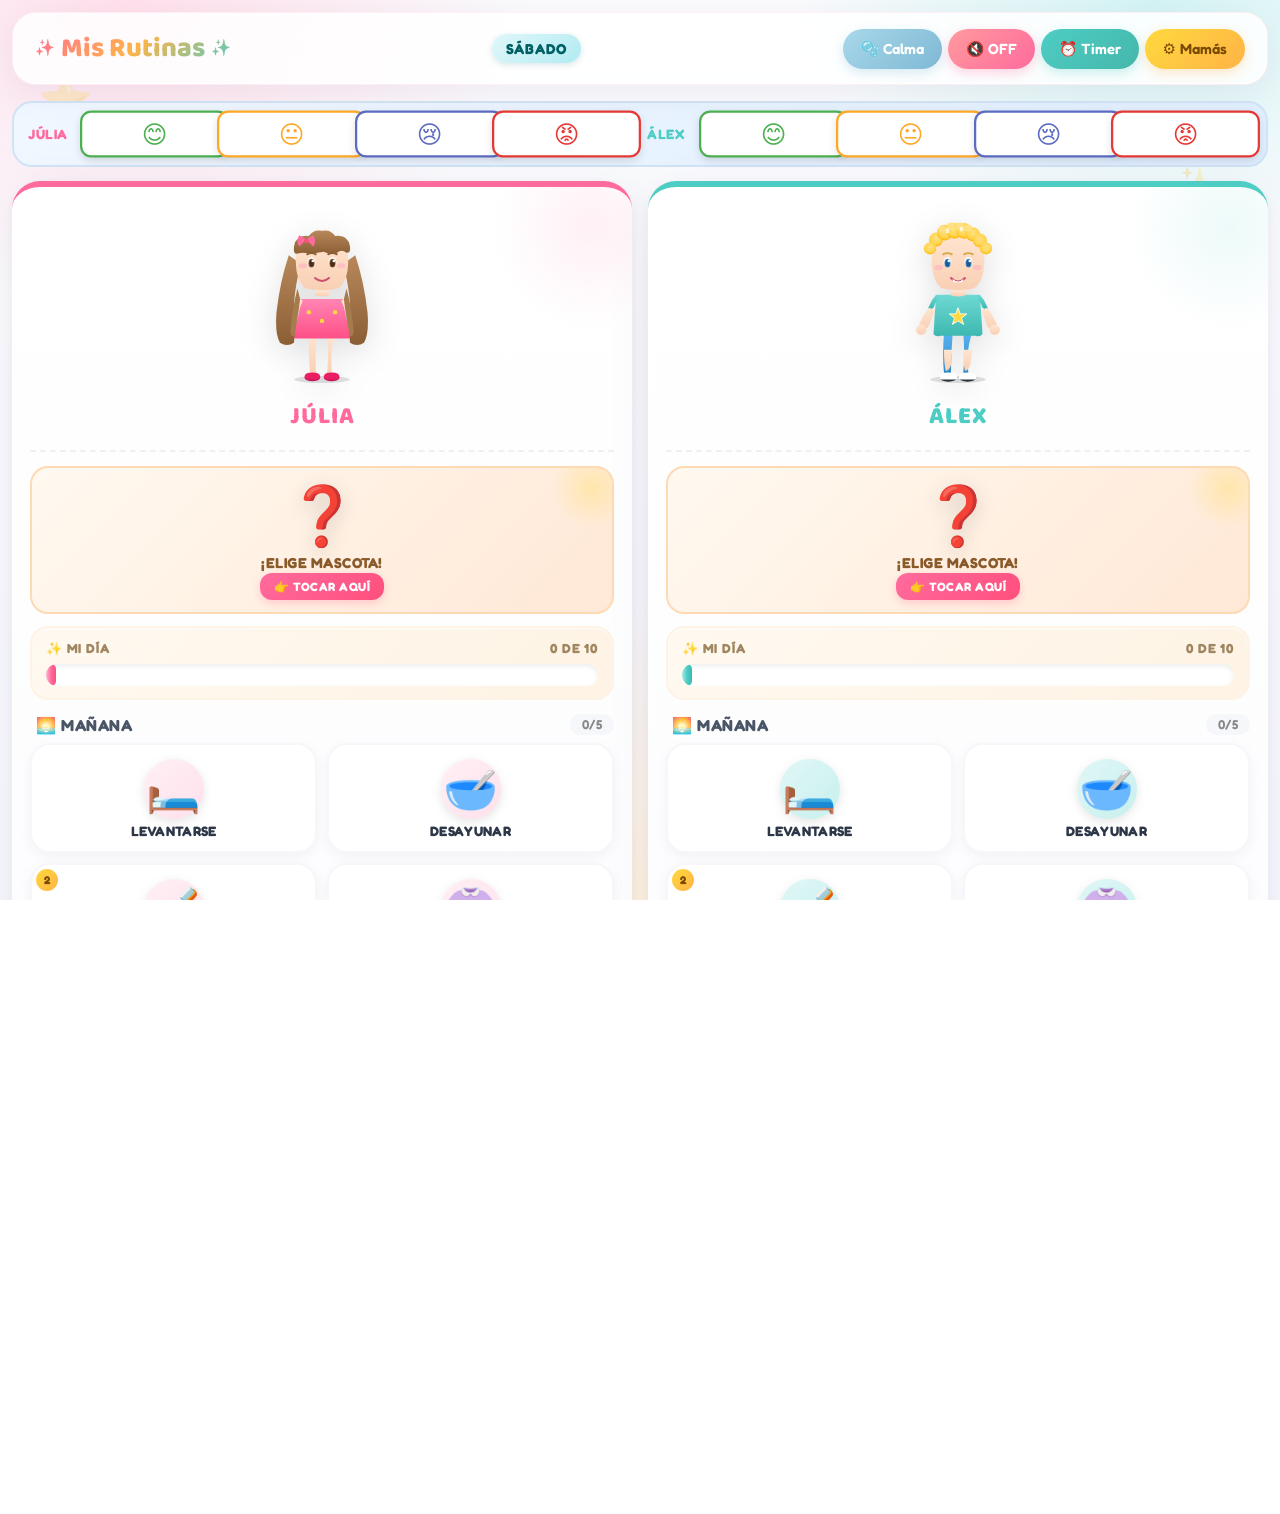
<file: rutinas.html>
<!DOCTYPE html>
<html lang="es">
<head>
<meta charset="UTF-8">
<meta name="viewport" content="width=device-width, initial-scale=1.0, user-scalable=no">
<title>Mis Rutinas ✨ Júlia & Álex</title>
<link rel="preconnect" href="https://fonts.googleapis.com">
<link rel="preconnect" href="https://fonts.gstatic.com" crossorigin>
<link href="https://fonts.googleapis.com/css2?family=Fredoka:wght@400;500;600;700&family=Baloo+2:wght@600;700;800&display=swap" rel="stylesheet">
<style>
  * { margin: 0; padding: 0; box-sizing: border-box; -webkit-tap-highlight-color: transparent; user-select: none; }
  html, body { height: 100%; overflow-x: hidden; font-family: 'Fredoka', system-ui, sans-serif; font-weight: 500; }

  body {
    background:
      radial-gradient(ellipse 800px 600px at 10% 0%, #ffe0ec 0%, transparent 50%),
      radial-gradient(ellipse 700px 500px at 90% 0%, #d4f4f4 0%, transparent 50%),
      radial-gradient(ellipse 900px 600px at 50% 100%, #fff4e0 0%, transparent 50%),
      linear-gradient(180deg, #fafbfd 0%, #f5f7fc 100%);
    background-attachment: fixed;
    min-height: 100vh;
    color: #2d3748;
    padding: 12px;
  }

  h1, h2, h3, h4, .brand-title, .kid-name { font-family: 'Baloo 2', sans-serif; }

  .deco { position: fixed; pointer-events: none; opacity: 0.22; z-index: 0; animation: floatDeco 14s ease-in-out infinite; }
  .deco-1 { top: 8%; left: 3%; font-size: 44px; }
  .deco-2 { top: 18%; right: 5%; font-size: 36px; animation-delay: 3s; }
  .deco-3 { bottom: 25%; left: 4%; font-size: 40px; animation-delay: 6s; }
  .deco-4 { bottom: 10%; right: 6%; font-size: 34px; animation-delay: 9s; }
  .deco-5 { top: 50%; left: 2%; font-size: 26px; animation-delay: 4s; }
  .deco-6 { top: 40%; right: 2%; font-size: 30px; animation-delay: 7s; }
  @keyframes floatDeco {
    0%, 100% { transform: translateY(0) rotate(0); }
    50% { transform: translateY(-25px) rotate(10deg); }
  }

  .screen { display: none; position: relative; z-index: 1; }
  .screen.active { display: block; animation: fadeIn 0.5s; }
  @keyframes fadeIn { from { opacity: 0; transform: translateY(10px); } to { opacity: 1; transform: translateY(0); } }

  /* TOP BAR */
  .top-bar {
    background: rgba(255, 255, 255, 0.85);
    backdrop-filter: blur(12px);
    -webkit-backdrop-filter: blur(12px);
    border-radius: 24px; padding: 14px 22px;
    display: flex; justify-content: space-between; align-items: center;
    box-shadow:
      0 8px 32px rgba(136, 105, 145, 0.1),
      inset 0 0 0 1px rgba(255,255,255,0.9);
    margin-bottom: 16px; flex-wrap: wrap; gap: 10px;
    border: 1px solid rgba(255, 107, 157, 0.1);
  }
  .brand-title {
    font-size: 1.7rem; font-weight: 800;
    background: linear-gradient(135deg, #ff6b9d 0%, #ffb347 50%, #4ecdc4 100%);
    -webkit-background-clip: text; -webkit-text-fill-color: transparent; background-clip: text;
    display: flex; align-items: center; gap: 6px;
  }
  .brand-sparkle { font-size: 1rem; animation: sparkle 2s ease-in-out infinite; }
  @keyframes sparkle { 0%, 100% { transform: scale(1) rotate(0); } 50% { transform: scale(1.3) rotate(180deg); } }

  .day-pill {
    background: linear-gradient(135deg, #e0f7fa, #b2ebf2);
    color: #006064; padding: 6px 14px; border-radius: 16px;
    font-weight: 700; font-size: 0.9rem;
    box-shadow: 0 2px 6px rgba(0, 96, 100, 0.15);
    text-transform: uppercase; letter-spacing: 1px;
  }

  .btn {
    border: none; padding: 11px 18px; border-radius: 22px;
    font-size: 0.92rem; cursor: pointer; font-family: inherit; font-weight: 600;
    transition: transform 0.15s; display: inline-flex; align-items: center; gap: 6px;
  }
  .btn:active { transform: scale(0.95); }
  .btn-calm {
    background: linear-gradient(135deg, #a8d8ea, #7fb8d4); color: white;
    box-shadow: 0 4px 12px rgba(127, 184, 212, 0.3);
  }
  .btn-timer { background: linear-gradient(135deg, #4ecdc4, #45b7aa); color: white; box-shadow: 0 4px 12px rgba(78, 205, 196, 0.3); }
  .btn-parent { background: linear-gradient(135deg, #ffd93d, #ffb347); color: #7a4a00; box-shadow: 0 4px 12px rgba(255, 179, 71, 0.3); }
  .btn-voice { background: linear-gradient(135deg, #ff9a9e, #ff6b9d); color: white; box-shadow: 0 4px 12px rgba(255, 107, 157, 0.3); }
  .btn-voice.active { animation: voicePulse 1.5s ease-in-out infinite; }
  @keyframes voicePulse { 0%, 100% { box-shadow: 0 4px 12px rgba(255, 107, 157, 0.3); } 50% { box-shadow: 0 4px 20px rgba(255, 107, 157, 0.8); } }

  .top-actions { display: flex; gap: 6px; flex-wrap: wrap; }

  /* TERMÓMETRO EMOCIONAL COMPACTO */
  .mood-section {
    background: linear-gradient(135deg, #f0f7ff, #e0efff);
    border-radius: 20px; padding: 10px 14px;
    margin-bottom: 14px;
    border: 2px solid #d0e4f5;
    display: flex; align-items: center; gap: 14px;
    flex-wrap: wrap;
  }
  .mood-compact-kid {
    flex: 1; min-width: 250px;
    display: flex; align-items: center; gap: 10px;
  }
  .mood-compact-name {
    font-weight: 800; font-size: 0.85rem;
    text-transform: uppercase;
    flex-shrink: 0; min-width: 50px;
    letter-spacing: 0.5px;
  }
  .mood-compact-name.julia { color: #ff6b9d; }
  .mood-compact-name.alex { color: #4ecdc4; }
  .mood-compact-faces {
    display: flex; gap: 4px; flex: 1;
  }
  .mood-compact-face {
    flex: 1; text-align: center;
    background: white; border: 2px solid transparent;
    border-radius: 10px; padding: 6px 2px;
    font-size: 22px; cursor: pointer;
    transition: all 0.15s;
  }
  .mood-compact-face:hover { transform: translateY(-1px); }
  .mood-compact-face.selected {
    border-color: currentColor;
    transform: scale(1.12);
    box-shadow: 0 3px 8px rgba(0,0,0,0.12);
  }

  /* VISTA DUAL */
  .dual-view { display: grid; grid-template-columns: 1fr 1fr; gap: 16px; }
  @media (max-width: 750px) { .dual-view { grid-template-columns: 1fr; } }

  .kid-column {
    background: linear-gradient(180deg, #ffffff 0%, #fafbfd 100%);
    border-radius: 28px; padding: 18px;
    box-shadow:
      0 10px 40px rgba(136, 105, 145, 0.1),
      0 2px 8px rgba(136, 105, 145, 0.06),
      inset 0 0 0 1px rgba(255,255,255,0.8);
    position: relative; overflow: hidden; border-top: 6px solid;
  }
  .kid-column.julia { border-top-color: #ff6b9d; }
  .kid-column.alex { border-top-color: #4ecdc4; }
  .kid-column::before {
    content: ''; position: absolute; top: -60px; right: -60px;
    width: 200px; height: 200px; border-radius: 50%; opacity: 0.1;
  }
  .kid-column.julia::before { background: radial-gradient(circle, #ff6b9d, transparent 70%); }
  .kid-column.alex::before { background: radial-gradient(circle, #4ecdc4, transparent 70%); }
  .kid-column::after {
    content: ''; position: absolute; bottom: -80px; left: -80px;
    width: 220px; height: 220px; border-radius: 50%; opacity: 0.06;
    pointer-events: none;
  }
  .kid-column.julia::after { background: radial-gradient(circle, #ffd93d, transparent 70%); }
  .kid-column.alex::after { background: radial-gradient(circle, #81d4fa, transparent 70%); }

  .kid-header { text-align: center; padding: 4px 0 14px; margin-bottom: 14px; border-bottom: 2px dashed #f0f0f0; }

  .avatar-stage { position: relative; width: 140px; height: 180px; margin: 0 auto 8px; }
  .avatar-stage .char-svg {
    width: 140px; height: 180px;
    filter: drop-shadow(0 8px 16px rgba(0,0,0,0.12));
    transition: transform 0.3s;
  }
  .avatar-stage.happy .char-svg { animation: charIdle 3s ease-in-out infinite; }
  .avatar-stage.jump .char-svg { animation: charJump 0.6s cubic-bezier(0.34, 1.56, 0.64, 1); }
  @keyframes charIdle { 0%, 100% { transform: translateY(0) rotate(0); } 50% { transform: translateY(-4px) rotate(-1deg); } }
  @keyframes charJump { 0% { transform: translateY(0) scale(1); } 50% { transform: translateY(-30px) scale(1.08); } 100% { transform: translateY(0) scale(1); } }

  .speech-bubble {
    position: absolute; top: -5px; right: -15px;
    background: white; padding: 6px 12px; border-radius: 18px;
    font-size: 0.75rem; font-weight: 700; color: #2d3748;
    box-shadow: 0 3px 10px rgba(0,0,0,0.15);
    opacity: 0; transform: scale(0); transform-origin: bottom left;
    transition: opacity 0.3s, transform 0.3s;
    white-space: nowrap; z-index: 2;
    text-transform: uppercase; letter-spacing: 0.3px;
  }
  .speech-bubble.show { opacity: 1; transform: scale(1); }
  .speech-bubble::after {
    content: ''; position: absolute; bottom: -5px; left: 15px;
    width: 10px; height: 10px; background: white;
    transform: rotate(45deg);
    box-shadow: 3px 3px 5px rgba(0,0,0,0.05);
  }

  .kid-name { font-size: 1.5rem; font-weight: 800; text-transform: uppercase; letter-spacing: 1px; }
  .julia .kid-name { color: #ff6b9d; }
  .alex .kid-name { color: #4ecdc4; }

  .section-label {
    font-size: 1rem; font-weight: 700; margin: 12px 0 8px;
    color: #4a5568; display: flex; align-items: center; gap: 6px; padding-left: 6px;
    text-transform: uppercase; letter-spacing: 0.5px;
  }
  .section-label .count {
    margin-left: auto; font-size: 0.8rem; color: #888;
    background: #f5f7fa; padding: 3px 12px; border-radius: 12px; font-weight: 600;
  }

  .tasks-grid { display: grid; grid-template-columns: 1fr 1fr; gap: 10px; }

  .task-card {
    background: white; border-radius: 20px; padding: 14px 6px 12px;
    text-align: center; cursor: pointer; position: relative;
    box-shadow:
      0 4px 12px rgba(136, 105, 145, 0.08),
      inset 0 0 0 1px rgba(255,255,255,1);
    transition: transform 0.2s, box-shadow 0.2s;
    border: 2px solid #f5f7fa; overflow: hidden;
  }
  .task-card:hover {
    transform: translateY(-3px);
    box-shadow: 0 8px 22px rgba(136, 105, 145, 0.15);
  }
  .task-card:active { transform: scale(0.94); }
  .task-card.done {
    background: linear-gradient(135deg, #e0f7e9, #a8e6cf);
    border-color: #6bcf7f;
    box-shadow:
      0 4px 16px rgba(107, 207, 127, 0.3),
      inset 0 0 0 1px rgba(255,255,255,0.6);
  }
  .task-card.done::after {
    content: ''; position: absolute; inset: 0;
    background: linear-gradient(135deg, transparent 30%, rgba(255,255,255,0.4) 50%, transparent 70%);
    animation: doneShine 1.5s ease-in-out; pointer-events: none;
  }
  @keyframes doneShine { from { transform: translateX(-100%); } to { transform: translateX(100%); } }
  @keyframes pop { 0% { transform: scale(1); } 50% { transform: scale(1.3) rotate(10deg); } 100% { transform: scale(1); } }
  .task-emoji {
    font-size: 44px; line-height: 1;
    filter: drop-shadow(0 3px 5px rgba(0,0,0,0.1));
    width: 60px; height: 60px; border-radius: 50%;
    background: linear-gradient(135deg, #fff0f5, #ffe0ec);
    display: flex; align-items: center; justify-content: center;
    margin: 0 auto;
    transition: background 0.3s;
  }
  .julia .task-emoji { background: linear-gradient(135deg, #fff0f5, #ffe0ec); }
  .alex .task-emoji { background: linear-gradient(135deg, #e0f7f7, #c7f0ed); }
  .task-card.done .task-emoji {
    background: linear-gradient(135deg, #fff, #c1f4c1) !important;
    animation: pop 0.6s cubic-bezier(0.34, 1.56, 0.64, 1);
  }
  .task-name {
    font-size: 0.85rem; font-weight: 700; line-height: 1.1; margin-top: 5px;
    color: #2d3748; text-transform: uppercase; letter-spacing: 0.3px;
  }
  .task-card.done .task-name { color: #1a3a2a; }
  .task-check {
    position: absolute; top: 4px; right: 4px; font-size: 1.4rem;
    opacity: 0; transition: opacity 0.3s;
  }
  .task-card.done .task-check { opacity: 1; animation: checkBounce 0.5s; }
  @keyframes checkBounce { 0% { transform: scale(0); } 60% { transform: scale(1.3); } 100% { transform: scale(1); } }
  .task-timer-icon {
    position: absolute; top: 4px; left: 4px; font-size: 0.7rem;
    background: linear-gradient(135deg, #ffd93d, #ffb347); color: #7a4a00;
    border-radius: 50%; width: 22px; height: 22px;
    display: flex; align-items: center; justify-content: center; font-weight: 700;
  }
  .task-subtasks-badge {
    position: absolute; bottom: 4px; left: 4px; font-size: 0.65rem;
    background: linear-gradient(135deg, #c9a3f5, #a783e8); color: white;
    border-radius: 10px; padding: 2px 6px; font-weight: 700;
  }

  /* Progreso del día */
  .day-progress-box {
    background: linear-gradient(135deg, #fff9f0, #fef3e4);
    border-radius: 18px; padding: 12px 14px;
    margin-bottom: 14px;
    border: 2px solid #fef3e4;
    box-shadow: inset 0 1px 2px rgba(255,255,255,0.8);
  }
  .day-progress-label {
    display: flex; justify-content: space-between; align-items: center;
    font-size: 0.82rem; font-weight: 700;
    color: #a08660; margin-bottom: 8px;
    text-transform: uppercase; letter-spacing: 0.8px;
  }
  .day-progress-bar {
    background: #fff; border-radius: 12px; height: 22px;
    overflow: hidden; position: relative;
    box-shadow:
      inset 0 2px 5px rgba(0,0,0,0.08),
      inset 0 0 0 1px rgba(255,255,255,1);
  }
  .day-progress-fill {
    height: 100%; transition: width 0.6s cubic-bezier(0.34, 1.56, 0.64, 1);
    display: flex; align-items: center; justify-content: flex-end;
    padding-right: 10px;
    color: white; font-weight: 700; font-size: 0.75rem;
    position: relative; overflow: hidden;
    border-radius: 12px;
    text-transform: uppercase; letter-spacing: 0.5px;
  }
  .julia .day-progress-fill { background: linear-gradient(90deg, #ffb8cf, #ff6b9d, #ff4f7d); }
  .alex .day-progress-fill { background: linear-gradient(90deg, #a5ebe6, #4ecdc4, #3cb8b0); }
  .day-progress-fill::after {
    content: ''; position: absolute; top: 0; left: -100%; width: 50%; height: 100%;
    background: linear-gradient(90deg, transparent, rgba(255,255,255,0.6), transparent);
    animation: fillShine 3s ease-in-out infinite;
  }
  @keyframes fillShine { 0% { left: -50%; } 60%, 100% { left: 150%; } }

  /* MASCOTA (crece sola con días de uso) */
  .pet-box {
    background: linear-gradient(135deg, #fff9f0, #ffe8d6);
    border-radius: 18px; padding: 12px;
    text-align: center; margin-bottom: 12px;
    border: 2px solid #ffd9b3;
    position: relative; overflow: hidden;
  }
  .pet-box::before {
    content: ''; position: absolute; top: -20px; right: -20px;
    width: 80px; height: 80px;
    background: radial-gradient(circle, rgba(255, 217, 61, 0.3), transparent 70%);
    border-radius: 50%;
  }
  .pet-display {
    font-size: 58px;
    animation: petFloat 3.5s ease-in-out infinite;
    filter: drop-shadow(0 6px 10px rgba(0,0,0,0.15));
    display: inline-block;
    position: relative;
  }
  @keyframes petFloat {
    0%, 100% { transform: translateY(0) rotate(0); }
    25% { transform: translateY(-5px) rotate(-3deg); }
    75% { transform: translateY(-5px) rotate(3deg); }
  }
  .pet-name {
    font-size: 0.9rem; color: #8b5a2b; margin-top: 4px;
    font-weight: 700; text-transform: uppercase; letter-spacing: 0.5px;
  }
  .pet-days {
    font-size: 0.7rem; color: #a88660; margin-top: 2px;
    font-weight: 600;
  }
  .pet-choose-btn {
    background: linear-gradient(135deg, #ff6b9d, #ff4f7d);
    color: white; border: none;
    padding: 6px 14px; border-radius: 12px;
    font-family: inherit; font-weight: 700; font-size: 0.75rem;
    cursor: pointer;
    box-shadow: 0 3px 8px rgba(255, 107, 157, 0.3);
    text-transform: uppercase; letter-spacing: 0.5px;
    animation: pulse 2s ease-in-out infinite;
  }
  @keyframes pulse {
    0%, 100% { transform: scale(1); }
    50% { transform: scale(1.05); }
  }

  /* Pet chooser modal */
  .pet-chooser-grid {
    display: grid;
    grid-template-columns: repeat(auto-fit, minmax(200px, 1fr));
    gap: 14px;
    margin-bottom: 15px;
  }
  .pet-path-card {
    background: white;
    border: 3px solid transparent;
    border-radius: 20px;
    padding: 16px 12px;
    text-align: center;
    cursor: pointer;
    transition: all 0.25s;
    box-shadow: 0 4px 14px rgba(136, 105, 145, 0.1);
    position: relative;
    overflow: hidden;
  }
  .pet-path-card::before {
    content: ''; position: absolute;
    top: -30px; right: -30px;
    width: 100px; height: 100px;
    border-radius: 50%;
    background: radial-gradient(circle, rgba(255, 217, 61, 0.2), transparent 70%);
    pointer-events: none;
  }
  .pet-path-card:hover {
    transform: translateY(-4px);
    box-shadow: 0 10px 28px rgba(136, 105, 145, 0.2);
    border-color: #ff6b9d;
  }
  .pet-path-label {
    font-size: 0.85rem; font-weight: 800;
    color: #ff6b9d;
    text-transform: uppercase; letter-spacing: 1px;
    margin-bottom: 8px;
  }
  .pet-path-main {
    font-size: 70px;
    line-height: 1;
    filter: drop-shadow(0 6px 12px rgba(0,0,0,0.15));
    margin: 4px 0;
    animation: petFloat 4s ease-in-out infinite;
  }
  .pet-path-desc {
    font-size: 0.82rem; color: #666;
    margin: 8px 0 10px;
    font-weight: 600; line-height: 1.3;
  }
  .pet-path-evolution {
    display: flex; justify-content: center; align-items: center;
    gap: 4px; font-size: 28px;
    background: linear-gradient(135deg, #fff9f0, #fef3e4);
    padding: 8px; border-radius: 14px;
    margin-bottom: 10px;
  }
  .pet-path-evolution .evo-arrow {
    font-size: 14px; color: #a88660; font-weight: 700;
  }
  .pet-path-choose {
    background: linear-gradient(135deg, #6bcf7f, #4caf50);
    color: white; border: none;
    padding: 8px 18px; border-radius: 14px;
    font-family: inherit; font-weight: 700;
    cursor: pointer; font-size: 0.9rem;
    box-shadow: 0 3px 10px rgba(76, 175, 80, 0.3);
    text-transform: uppercase; letter-spacing: 0.5px;
    pointer-events: none;
  }
  .pet-path-card:hover .pet-path-choose {
    background: linear-gradient(135deg, #ff6b9d, #ff4f7d);
  }

  .pet-change-btn {
    background: linear-gradient(135deg, #a8d8ea, #7fb8d4);
    color: white; border: none;
    padding: 8px 14px; border-radius: 12px;
    font-family: inherit; font-weight: 700;
    cursor: pointer; font-size: 0.85rem;
    box-shadow: 0 3px 8px rgba(127, 184, 212, 0.3);
    margin: 4px;
    text-transform: uppercase;
  }
  .modal-overlay {
    display: none; position: fixed; inset: 0;
    background: rgba(50, 30, 60, 0.6); backdrop-filter: blur(4px); z-index: 100;
    align-items: center; justify-content: center; padding: 15px;
  }
  .modal-overlay.active { display: flex; animation: overlayFade 0.3s; }
  @keyframes overlayFade { from { opacity: 0; } to { opacity: 1; } }
  .modal {
    background: white; border-radius: 28px; padding: 24px;
    max-width: 620px; width: 100%; max-height: 92vh; overflow-y: auto;
    box-shadow: 0 20px 60px rgba(0,0,0,0.25);
    animation: modalIn 0.4s cubic-bezier(0.34, 1.56, 0.64, 1);
  }
  @keyframes modalIn { from { opacity: 0; transform: scale(0.9) translateY(20px); } to { opacity: 1; transform: scale(1) translateY(0); } }
  .modal-title {
    font-size: 1.5rem; text-align: center; margin-bottom: 15px;
    font-weight: 800; color: #ff6b9d;
    text-transform: uppercase; letter-spacing: 0.5px;
  }

  /* RINCÓN DE LA CALMA */
  .calm-space {
    text-align: center;
    padding: 20px 10px;
  }
  .calm-circle-container {
    width: 220px; height: 220px;
    margin: 20px auto;
    position: relative;
    display: flex; align-items: center; justify-content: center;
  }
  .calm-circle {
    width: 80px; height: 80px;
    border-radius: 50%;
    background: radial-gradient(circle, #a8d8ea, #7fb8d4);
    box-shadow: 0 0 40px rgba(127, 184, 212, 0.5), 0 0 80px rgba(168, 216, 234, 0.3);
    display: flex; align-items: center; justify-content: center;
    font-size: 40px; color: white;
    animation: calmBreath 8s ease-in-out infinite;
  }
  @keyframes calmBreath {
    0%, 100% { transform: scale(1); }
    50% { transform: scale(2.2); }
  }
  .calm-instruction {
    font-size: 1.3rem; font-weight: 700;
    color: #4a6b8a; margin-top: 20px;
    min-height: 40px; transition: opacity 0.5s;
    text-transform: uppercase; letter-spacing: 0.5px;
  }
  .calm-hint {
    font-size: 0.9rem; color: #7a8a9a; margin-top: 10px;
    max-width: 400px; margin-left: auto; margin-right: auto;
    line-height: 1.4;
  }
  .calm-count {
    font-size: 2rem; font-weight: 800;
    color: #7fb8d4; margin-top: 15px;
    font-family: 'Baloo 2', sans-serif;
  }

  /* TIMER */
  .time-picker { display: flex; gap: 8px; justify-content: center; flex-wrap: wrap; margin-bottom: 15px; }
  .time-btn {
    background: #fef3e4; border: 2px solid #fce4c3; padding: 10px 18px;
    border-radius: 14px; font-size: 1.05rem; font-weight: 700; cursor: pointer;
    font-family: inherit; color: #7a4a00;
  }
  .time-btn.active {
    background: linear-gradient(135deg, #ff6b9d, #ff4f7d); border-color: #ff4f7d; color: white;
    box-shadow: 0 3px 10px rgba(255, 107, 157, 0.35);
  }
  .timer-display {
    font-size: 4rem; text-align: center; font-weight: 800;
    color: #ff6b9d; margin: 15px 0;
    font-family: 'Baloo 2', sans-serif; letter-spacing: 2px;
  }
  .animation-area {
    height: 220px;
    background: linear-gradient(to bottom, #e0f2ff 0%, #b3e0ff 60%, #c8e6c9 60%, #a5d6a7 100%);
    border-radius: 20px; position: relative; overflow: hidden; margin-bottom: 15px;
    box-shadow: inset 0 2px 8px rgba(0,0,0,0.08);
  }

  .modal-buttons { display: flex; gap: 10px; justify-content: center; flex-wrap: wrap; }
  .modal-btn {
    border: none; padding: 12px 22px; border-radius: 16px;
    font-size: 1rem; font-weight: 700; cursor: pointer;
    font-family: inherit; min-width: 110px;
    box-shadow: 0 4px 12px rgba(0,0,0,0.1);
  }
  .btn-start { background: linear-gradient(135deg, #6bcf7f, #4caf50); color: white; }
  .btn-pause { background: linear-gradient(135deg, #ffb347, #ff9800); color: white; }
  .btn-close { background: #a0aec0; color: white; }
  .btn-save { background: linear-gradient(135deg, #6bcf7f, #4caf50); color: white; }
  .btn-delete { background: linear-gradient(135deg, #ff8a80, #ff5252); color: white; }

  /* CELEBRACIÓN SUAVE (sin confeti exagerado) */
  .soft-celebration {
    position: fixed; top: 50%; left: 50%; transform: translate(-50%, -50%);
    font-size: 2.5rem; font-weight: 800; color: white;
    text-shadow: 3px 3px 0 #ff6b9d;
    z-index: 201; animation: softCelebrate 1.5s ease-out forwards;
    text-align: center; font-family: 'Baloo 2', sans-serif;
    text-transform: uppercase; letter-spacing: 0.5px;
    pointer-events: none;
  }
  @keyframes softCelebrate {
    0% { transform: translate(-50%, -50%) scale(0); }
    40% { transform: translate(-50%, -50%) scale(1.1); }
    100% { transform: translate(-50%, -50%) scale(1); opacity: 0; }
  }

  /* CHECKLIST */
  .checklist-items {
    display: grid; grid-template-columns: repeat(auto-fit, minmax(130px, 1fr));
    gap: 12px; margin-bottom: 15px;
  }
  .checklist-item {
    display: flex; flex-direction: column; align-items: center; gap: 8px;
    background: white; padding: 14px 10px; border-radius: 18px;
    border: 3px solid #eef2f7;
    cursor: pointer;
    transition: all 0.25s;
    box-shadow: 0 3px 10px rgba(0,0,0,0.06);
    position: relative;
  }
  .checklist-item:active { transform: scale(0.95); }
  .checklist-item.checked {
    background: linear-gradient(135deg, #d4f4e8, #a8e6cf);
    border-color: #4caf50;
  }
  .checklist-item .sub-check {
    position: absolute; top: 6px; right: 6px;
    width: 26px; height: 26px; border-radius: 50%;
    border: 3px solid #cbd5e0; background: white;
    display: flex; align-items: center; justify-content: center;
    font-size: 0.9rem; color: white; font-weight: 700;
    transition: all 0.2s;
  }
  .checklist-item.checked .sub-check {
    background: linear-gradient(135deg, #4caf50, #388e3c);
    border-color: #2e7d32;
  }
  .checklist-item .sub-emoji-wrap {
    width: 70px; height: 70px; border-radius: 50%;
    background: linear-gradient(135deg, #fff0f5, #ffe0ec);
    display: flex; align-items: center; justify-content: center;
  }
  .checklist-item.checked .sub-emoji-wrap {
    background: linear-gradient(135deg, #e0f7ff, #c7f0c7);
    animation: pop 0.5s cubic-bezier(0.34, 1.56, 0.64, 1);
  }
  .checklist-item .sub-emoji { font-size: 48px; line-height: 1; }
  .checklist-item .sub-name {
    font-weight: 800; font-size: 0.95rem;
    text-transform: uppercase; letter-spacing: 0.5px;
    color: #2d3748; text-align: center; line-height: 1.15;
  }
  .checklist-item.checked .sub-name {
    text-decoration: line-through; color: #2a5a3a;
  }
  .checklist-progress {
    text-align: center; margin-bottom: 15px;
    font-size: 1.1rem; font-weight: 700; color: #555;
    text-transform: uppercase; letter-spacing: 0.5px;
  }
  .checklist-progress-bar {
    height: 12px; background: #eef2f7; border-radius: 10px;
    overflow: hidden; margin-top: 6px;
    box-shadow: inset 0 2px 4px rgba(0,0,0,0.08);
  }
  .checklist-progress-fill {
    height: 100%; background: linear-gradient(90deg, #4ecdc4, #ff6b9d);
    transition: width 0.4s ease;
  }

  /* PANEL MAMÁS */
  .parent-tabs { display: flex; gap: 4px; margin-bottom: 15px; flex-wrap: wrap; background: #f5f7fa; padding: 5px; border-radius: 16px; }
  .parent-tab {
    flex: 1; min-width: 85px; background: transparent; border: none;
    padding: 10px 12px; border-radius: 12px; font-family: inherit;
    font-weight: 700; cursor: pointer; font-size: 0.9rem; color: #666;
  }
  .parent-tab.active { background: white; color: #ff6b9d; box-shadow: 0 2px 6px rgba(0,0,0,0.08); }
  .tab-content { display: none; }
  .tab-content.active { display: block; animation: fadeIn 0.3s; }
  .parent-section {
    margin-bottom: 15px; padding: 14px;
    background: linear-gradient(135deg, #fafbfd, #f5f7fa);
    border-radius: 16px; border: 1px solid #eef2f7;
  }
  .parent-section h3 { margin-bottom: 10px; font-size: 1.1rem; color: #ff6b9d; }
  .stat-row {
    display: flex; justify-content: space-between; padding: 6px 0;
    font-size: 0.95rem; border-bottom: 1px dashed #e0e7ef;
  }
  .stat-row:last-child { border-bottom: none; }
  .reset-btn {
    background: linear-gradient(135deg, #ff8a80, #ff5252); color: white;
    border: none; padding: 10px 18px; border-radius: 14px; cursor: pointer;
    font-family: inherit; font-weight: 700; margin: 4px;
  }
  .data-info {
    background: linear-gradient(135deg, #e3f2fd, #bbdefb);
    border-radius: 14px; padding: 14px; margin-bottom: 12px;
    font-size: 0.85rem; color: #1565c0; border: 1px solid #90caf9;
  }

  /* BIBLIOTECA */
  .library-header { display: flex; justify-content: space-between; align-items: center; margin-bottom: 10px; flex-wrap: wrap; gap: 10px; }
  .add-task-btn {
    background: linear-gradient(135deg, #6bcf7f, #4caf50); color: white;
    border: none; padding: 10px 18px; border-radius: 14px; cursor: pointer;
    font-family: inherit; font-weight: 700;
  }
  .task-library-section {
    margin-bottom: 15px; padding: 14px;
    background: linear-gradient(135deg, #fef9ed, #fef3d6);
    border-radius: 16px; border: 1px solid #fce4c3;
  }
  .task-library-section.afternoon { background: linear-gradient(135deg, #e8f4fd, #d5eaf8); border-color: #b3d9f2; }
  .library-list { display: grid; grid-template-columns: repeat(auto-fill, minmax(140px, 1fr)); gap: 10px; }
  .library-item {
    background: white; border-radius: 14px; padding: 10px;
    text-align: center; position: relative;
    box-shadow: 0 2px 8px rgba(0,0,0,0.06);
    cursor: pointer; border: 1px solid #f0f0f0;
  }
  .library-item .emo { font-size: 34px; }
  .library-item .nm { font-size: 0.85rem; font-weight: 700; }
  .library-item .pt { font-size: 0.72rem; color: #888; }
  .library-item .days-badges { font-size: 0.65rem; color: #666; margin-top: 3px; }
  .library-delete {
    position: absolute; top: 3px; right: 3px;
    background: #ff5252; color: white; border: none;
    width: 24px; height: 24px; border-radius: 50%;
    font-size: 0.9rem; cursor: pointer;
    display: flex; align-items: center; justify-content: center;
  }

  .form-group { margin-bottom: 12px; }
  .form-group label { display: block; font-weight: 700; margin-bottom: 4px; font-size: 0.95rem; color: #555; }
  .form-group input, .form-group select {
    width: 100%; padding: 11px 14px; border: 2px solid #eef2f7; border-radius: 12px;
    font-size: 1rem; font-family: inherit; background: #fafbfd;
  }
  .form-group input:focus, .form-group select:focus { outline: none; border-color: #ff6b9d; background: white; }

  .emoji-picker-wrapper {
    background: #fafbfd; border-radius: 14px; padding: 10px;
    margin-top: 6px; border: 2px solid #eef2f7;
  }
  .emoji-search {
    width: 100%; padding: 10px 14px; margin-bottom: 10px;
    border: 2px solid #eef2f7; border-radius: 10px;
    font-size: 0.95rem; font-family: inherit; background: white;
  }
  .emoji-search:focus { outline: none; border-color: #ff6b9d; }
  .emoji-cat-tabs { display: flex; gap: 4px; margin-bottom: 10px; flex-wrap: wrap; }
  .emoji-cat-tab {
    background: white; border: 2px solid transparent;
    padding: 6px 10px; border-radius: 10px;
    font-family: inherit; font-weight: 700; font-size: 0.78rem;
    cursor: pointer; color: #555;
  }
  .emoji-cat-tab.active {
    background: linear-gradient(135deg, #ff6b9d, #ff4f7d); color: white;
    border-color: #c2185b;
  }
  .emoji-grid {
    display: grid; grid-template-columns: repeat(auto-fill, minmax(54px, 1fr));
    gap: 6px; max-height: 240px; overflow-y: auto; padding: 6px;
  }
  .emoji-option {
    background: white; border: 2px solid transparent; border-radius: 12px;
    padding: 8px 4px; font-size: 30px; cursor: pointer; text-align: center;
    display: flex; align-items: center; justify-content: center;
    min-height: 56px;
  }
  .emoji-option.selected {
    border-color: #ff6b9d;
    background: linear-gradient(135deg, #fff0f5, #ffe0ec);
    transform: scale(1.1);
  }
  .emoji-current-preview {
    display: flex; align-items: center; gap: 12px;
    background: linear-gradient(135deg, #fff0f5, #ffe0ec);
    padding: 10px 14px; border-radius: 14px; margin-bottom: 10px;
    border: 2px solid #ffcce0;
  }
  .emoji-current-preview .current-icon {
    width: 52px; height: 52px; border-radius: 50%;
    background: white;
    display: flex; align-items: center; justify-content: center;
    font-size: 36px; flex-shrink: 0;
  }
  .emoji-current-preview .current-label {
    font-weight: 700; font-size: 0.95rem; color: #c2185b;
    text-transform: uppercase; letter-spacing: 0.3px;
  }
  .emoji-empty { grid-column: 1/-1; text-align: center; padding: 20px; color: #999; }

  /* Sub-tareas editor */
  .subtasks-editor {
    background: linear-gradient(135deg, #f9f9ff, #f0f0fa);
    border-radius: 14px; padding: 12px;
    margin-top: 5px; border: 2px solid #e8e8f5;
  }
  .subtask-row {
    display: flex; gap: 8px; align-items: center; margin-bottom: 8px;
    background: white; padding: 8px; border-radius: 12px;
    border: 2px solid #e0e0e0;
  }
  .subtask-row .st-icon-btn {
    width: 54px; height: 54px; border-radius: 50%;
    background: linear-gradient(135deg, #fff0f5, #ffe0ec);
    border: 2px solid #ffcce0; font-size: 30px; cursor: pointer;
    display: flex; align-items: center; justify-content: center;
    flex-shrink: 0; padding: 0;
  }
  .subtask-row .st-icon-btn.empty {
    font-size: 20px; color: #999;
    background: #f5f5f5; border: 2px dashed #ccc;
  }
  .subtask-row .st-name {
    flex: 1; padding: 10px 14px; font-size: 0.95rem;
    border: 2px solid #eef2f7; border-radius: 10px;
    font-family: inherit; font-weight: 600; text-transform: uppercase;
  }
  .subtask-row .st-remove {
    background: linear-gradient(135deg, #ff8a80, #ff5252); color: white; border: none;
    width: 36px; height: 36px; border-radius: 50%;
    cursor: pointer; font-size: 0.95rem; flex-shrink: 0;
  }
  .add-subtask-btn {
    background: linear-gradient(135deg, #c9a3f5, #a783e8); color: white;
    border: none; padding: 10px 16px; border-radius: 12px;
    font-family: inherit; font-weight: 700; cursor: pointer;
    font-size: 0.9rem; margin-top: 8px; width: 100%;
    text-transform: uppercase; letter-spacing: 0.5px;
  }

  .days-selector { display: grid; grid-template-columns: repeat(7, 1fr); gap: 4px; margin-top: 5px; }
  .day-checkbox {
    padding: 8px 4px; border-radius: 8px; text-align: center;
    background: #f5f7fa; cursor: pointer; font-size: 0.8rem;
    font-weight: 700; border: 2px solid transparent;
  }
  .day-checkbox.selected {
    background: linear-gradient(135deg, #ff6b9d, #ff4f7d); color: white;
    border-color: #c2185b;
  }

  .form-row { display: flex; gap: 10px; }
  .form-row .form-group { flex: 1; }

  .empty-state { grid-column: 1/-1; text-align: center; color: #999; padding: 20px; font-size: 0.9rem; }

  .mood-history-row {
    display: flex; gap: 6px; margin-top: 8px; flex-wrap: wrap;
  }
  .mood-history-cell {
    flex: 1; min-width: 40px;
    background: white; border: 2px solid #eef2f7;
    border-radius: 10px; padding: 6px 4px;
    text-align: center; font-size: 0.75rem;
  }
  .mood-history-cell .mh-date { font-size: 0.65rem; color: #888; text-transform: uppercase; }
  .mood-history-cell .mh-faces { font-size: 1.2rem; margin-top: 2px; }
</style>
</head>
<body>

<div class="deco deco-1">⭐</div>
<div class="deco deco-2">✨</div>
<div class="deco deco-3">🌟</div>
<div class="deco deco-4">💫</div>
<div class="deco deco-5">🌸</div>
<div class="deco deco-6">🍀</div>

<div class="screen active" id="main-screen">
  <div class="top-bar">
    <div class="brand-title">
      <span class="brand-sparkle">✨</span>
      Mis Rutinas
      <span class="brand-sparkle">✨</span>
    </div>
    <div class="day-pill" id="today-pill">Lunes</div>
    <div class="top-actions">
      <button class="btn btn-calm" onclick="openCalmSpace()">🫧 Calma</button>
      <button class="btn btn-voice" id="voice-btn" onclick="toggleVoice()" title="Leer en voz alta">🔊</button>
      <button class="btn btn-timer" onclick="openTimer()">⏰ Timer</button>
      <button class="btn btn-parent" onclick="openParentPanel()">⚙️ Mamás</button>
    </div>
  </div>

  <!-- TERMÓMETRO EMOCIONAL COMPACTO -->
  <div class="mood-section">
    <div class="mood-compact-kid">
      <div class="mood-compact-name julia">Júlia</div>
      <div class="mood-compact-faces" id="julia-mood-faces">
        <div class="mood-compact-face" data-mood="happy" style="color:#4caf50" title="Bien">😊</div>
        <div class="mood-compact-face" data-mood="meh" style="color:#ffa726" title="Así así">😐</div>
        <div class="mood-compact-face" data-mood="sad" style="color:#5c6bc0" title="Triste">😢</div>
        <div class="mood-compact-face" data-mood="angry" style="color:#e53935" title="Enfadada">😡</div>
      </div>
    </div>
    <div class="mood-compact-kid">
      <div class="mood-compact-name alex">Álex</div>
      <div class="mood-compact-faces" id="alex-mood-faces">
        <div class="mood-compact-face" data-mood="happy" style="color:#4caf50" title="Bien">😊</div>
        <div class="mood-compact-face" data-mood="meh" style="color:#ffa726" title="Así así">😐</div>
        <div class="mood-compact-face" data-mood="sad" style="color:#5c6bc0" title="Triste">😢</div>
        <div class="mood-compact-face" data-mood="angry" style="color:#e53935" title="Enfadado">😡</div>
      </div>
    </div>
  </div>

  <div class="dual-view">
    <div class="kid-column julia">
      <div class="kid-header">
        <div class="avatar-stage happy" id="julia-avatar-stage">
          <div class="speech-bubble" id="julia-speech"></div>
          <div id="julia-avatar-container"></div>
        </div>
        <div class="kid-name">Júlia</div>
      </div>

      <div class="pet-box">
        <div class="pet-display" id="julia-pet-display">🥚</div>
        <div class="pet-name" id="julia-pet-name">Huevo</div>
        <div class="pet-days" id="julia-pet-days">Día 1</div>
      </div>

      <div class="day-progress-box">
        <div class="day-progress-label">
          <span>✨ Mi día</span>
          <span id="julia-progress-text">0 de 0</span>
        </div>
        <div class="day-progress-bar">
          <div class="day-progress-fill" id="julia-progress-fill" style="width:0%"></div>
        </div>
      </div>

      <div class="section-label">🌅 Mañana <span class="count" id="julia-morning-count">0/0</span></div>
      <div class="tasks-grid" id="julia-morning"></div>

      <div class="section-label">🌙 Tarde <span class="count" id="julia-afternoon-count">0/0</span></div>
      <div class="tasks-grid" id="julia-afternoon"></div>
    </div>

    <div class="kid-column alex">
      <div class="kid-header">
        <div class="avatar-stage happy" id="alex-avatar-stage">
          <div class="speech-bubble" id="alex-speech"></div>
          <div id="alex-avatar-container"></div>
        </div>
        <div class="kid-name">Álex</div>
      </div>

      <div class="pet-box">
        <div class="pet-display" id="alex-pet-display">🥚</div>
        <div class="pet-name" id="alex-pet-name">Huevo</div>
        <div class="pet-days" id="alex-pet-days">Día 1</div>
      </div>

      <div class="day-progress-box">
        <div class="day-progress-label">
          <span>✨ Mi día</span>
          <span id="alex-progress-text">0 de 0</span>
        </div>
        <div class="day-progress-bar">
          <div class="day-progress-fill" id="alex-progress-fill" style="width:0%"></div>
        </div>
      </div>

      <div class="section-label">🌅 Mañana <span class="count" id="alex-morning-count">0/0</span></div>
      <div class="tasks-grid" id="alex-morning"></div>

      <div class="section-label">🌙 Tarde <span class="count" id="alex-afternoon-count">0/0</span></div>
      <div class="tasks-grid" id="alex-afternoon"></div>
    </div>
  </div>
</div>

<!-- RINCÓN DE LA CALMA MODAL -->
<div class="modal-overlay" id="calm-modal">
  <div class="modal">
    <h2 class="modal-title">🫧 Rincón de la calma</h2>
    <div class="calm-space">
      <div class="calm-instruction" id="calm-instruction">PREPARA...</div>
      <div class="calm-circle-container">
        <div class="calm-circle" id="calm-circle">🫧</div>
      </div>
      <div class="calm-count" id="calm-count"></div>
      <div class="calm-hint">Respira con el círculo. Cuando se hace grande, inspira. Cuando se hace pequeño, espira. Tómate tu tiempo. No hay prisa.</div>
    </div>
    <div class="modal-buttons">
      <button class="modal-btn btn-close" onclick="closeCalmSpace()">Me siento mejor</button>
    </div>
  </div>
</div>

<!-- TIMER MODAL -->
<div class="modal-overlay" id="timer-modal">
  <div class="modal">
    <h2 class="modal-title" id="timer-modal-title">⏰ Temporizador</h2>
    <div id="timer-setup">
      <p style="text-align:center; margin-bottom:8px; font-weight:600; color:#666;">¿Cuántos minutos?</p>
      <div class="time-picker" id="time-picker">
        <button class="time-btn" data-min="1">1</button>
        <button class="time-btn" data-min="2">2</button>
        <button class="time-btn active" data-min="3">3</button>
        <button class="time-btn" data-min="5">5</button>
        <button class="time-btn" data-min="10">10</button>
        <button class="time-btn" data-min="15">15</button>
        <button class="time-btn" data-min="20">20</button>
        <button class="time-btn" data-min="30">30</button>
      </div>
    </div>
    <div class="timer-display" id="timer-display">03:00</div>
    <div class="animation-area" id="animation-area"></div>
    <div class="modal-buttons">
      <button class="modal-btn btn-start" id="start-btn" onclick="startTimer()">▶️ Empezar</button>
      <button class="modal-btn btn-pause" id="pause-btn" onclick="pauseTimer()" style="display:none">⏸️ Pausa</button>
      <button class="modal-btn btn-close" onclick="closeTimer()">✖️ Cerrar</button>
    </div>
  </div>
</div>

<!-- PET CHOOSER MODAL -->
<div class="modal-overlay" id="pet-chooser-modal">
  <div class="modal">
    <h2 class="modal-title" id="pet-chooser-title">🎁 ¡Elige tu mascota!</h2>
    <div style="text-align:center; font-size:0.9rem; color:#666; margin-bottom:16px;">
      Cada día que pases tu mascota crecerá un poquito más ✨
    </div>
    <div class="pet-chooser-grid" id="pet-chooser-grid"></div>
    <div class="modal-buttons">
      <button class="modal-btn btn-close" onclick="closePetChooser()">✖️ Cerrar</button>
    </div>
  </div>
</div>

<!-- CHECKLIST -->
<div class="modal-overlay" id="checklist-modal">
  <div class="modal">
    <h2 class="modal-title" id="checklist-title">📋 Tarea</h2>
    <div style="text-align:center; font-size:0.95rem; color:#666; margin-bottom:14px; font-weight:700; text-transform:uppercase; letter-spacing:0.5px;" id="checklist-subtitle">
      ¡TOCA CADA COSA!
    </div>
    <div class="checklist-progress">
      <span id="checklist-progress-text">0 / 0</span>
      <div class="checklist-progress-bar">
        <div class="checklist-progress-fill" id="checklist-progress-fill" style="width:0%"></div>
      </div>
    </div>
    <div class="checklist-items" id="checklist-items"></div>
    <div class="modal-buttons">
      <button class="modal-btn btn-close" onclick="closeChecklist()">✖️ Cerrar</button>
    </div>
  </div>
</div>

<!-- PANEL MAMÁS -->
<div class="modal-overlay" id="parent-modal">
  <div class="modal">
    <h2 class="modal-title">⚙️ Panel de mamás</h2>
    <div class="parent-tabs">
      <button class="parent-tab active" data-tab="mood" onclick="switchTab('mood')">❤️ Ánimo</button>
      <button class="parent-tab" data-tab="library" onclick="switchTab('library')">📚 Tareas</button>
      <button class="parent-tab" data-tab="actions" onclick="switchTab('actions')">🔧 Datos</button>
    </div>

    <div class="tab-content active" id="tab-mood">
      <div class="data-info">
        💡 <strong>¿Cómo se ha sentido?</strong> Aquí verás las últimas veces que han marcado su ánimo. Útil para comentar con la psicóloga.
      </div>
      <div class="parent-section">
        <h3>Júlia - últimos 10 registros</h3>
        <div class="mood-history-row" id="julia-mood-history"></div>
      </div>
      <div class="parent-section">
        <h3>Álex - últimos 10 registros</h3>
        <div class="mood-history-row" id="alex-mood-history"></div>
      </div>
    </div>

    <div class="tab-content" id="tab-library">
      <div style="font-size:0.9rem; color:#666; margin-bottom:10px;">
        Toca una tarea para editarla.
      </div>
      <div class="task-library-section">
        <div class="library-header">
          <h4>🌅 Mañana</h4>
          <button class="add-task-btn" onclick="openTaskEditor('morning')">+ Añadir</button>
        </div>
        <div class="library-list" id="library-morning"></div>
      </div>
      <div class="task-library-section afternoon">
        <div class="library-header">
          <h4>🌙 Tarde</h4>
          <button class="add-task-btn" onclick="openTaskEditor('afternoon')">+ Añadir</button>
        </div>
        <div class="library-list" id="library-afternoon"></div>
      </div>
    </div>

    <div class="tab-content" id="tab-actions">
      <div class="data-info">
        <strong>💾 ¿Dónde se guardan los datos?</strong><br>
        En el navegador de esta tablet. Haz copias de seguridad regularmente.
      </div>
      <div class="parent-section">
        <h3>📥 Copia de seguridad</h3>
        <button class="reset-btn" style="background:linear-gradient(135deg,#64b5f6,#1976d2);" onclick="exportData()">⬇️ Exportar</button>
        <button class="reset-btn" style="background:linear-gradient(135deg,#64b5f6,#1976d2);" onclick="importData()">⬆️ Importar</button>
      </div>
      <div class="parent-section">
        <h3>🐣 Cambiar mascota</h3>
        <div style="font-size:0.85rem; color:#666; margin-bottom:10px;">
          Solo usar si la mascota elegida no les gusta. Al cambiar empiezan desde el principio.
        </div>
        <button class="pet-change-btn" onclick="openPetChangeChooser('julia')">👧 Cambiar de Júlia</button>
        <button class="pet-change-btn" onclick="openPetChangeChooser('alex')">👦 Cambiar de Álex</button>
      </div>
      <div class="parent-section">
        <h3>🔄 Reiniciar día</h3>
        <button class="reset-btn" style="background:linear-gradient(135deg,#ffb347,#ff9800);" onclick="resetDay()">Reiniciar hoy</button>
      </div>
      <div class="parent-section">
        <h3>↩️ Tareas por defecto</h3>
        <button class="reset-btn" style="background:linear-gradient(135deg,#ffb347,#ff9800);" onclick="restoreDefaultTasks()">Restaurar</button>
      </div>
      <div class="parent-section">
        <h3>⚠️ Borrar todo</h3>
        <button class="reset-btn" onclick="resetAll()">Borrar progreso</button>
      </div>
    </div>

    <div class="modal-buttons" style="margin-top:15px;">
      <button class="modal-btn btn-close" onclick="closeParentPanel()">Cerrar</button>
    </div>
  </div>
</div>

<!-- TASK EDITOR -->
<div class="modal-overlay" id="task-editor-modal">
  <div class="modal">
    <h2 class="modal-title" id="editor-title">Nueva tarea</h2>
    <div class="form-group">
      <label>Nombre</label>
      <input type="text" id="task-name-input" placeholder="Ej: Lavar la cara" maxlength="25">
    </div>
    <div class="form-group">
      <label>🎨 Icono</label>
      <div class="emoji-current-preview">
        <div class="current-icon" id="task-emoji-preview">❓</div>
        <div class="current-label">Toca un icono abajo</div>
      </div>
      <input type="hidden" id="task-emoji-input">
      <div class="emoji-picker-wrapper">
        <input type="text" class="emoji-search" id="task-emoji-search" placeholder="🔍 Buscar (ej: dientes, cama)...">
        <div class="emoji-cat-tabs" id="task-emoji-cat-tabs"></div>
        <div class="emoji-grid" id="emoji-grid"></div>
      </div>
    </div>
    <div class="form-group">
      <label>Momento del día</label>
      <select id="task-period-input">
        <option value="morning">🌅 Mañana</option>
        <option value="afternoon">🌙 Tarde</option>
      </select>
    </div>
    <div class="form-group">
      <label>Temporizador (opcional)</label>
      <select id="task-timer-input">
        <option value="0">Sin timer</option>
        <option value="1">1 min</option><option value="2">2 min</option>
        <option value="3">3 min</option><option value="5">5 min</option>
        <option value="10">10 min</option><option value="15">15 min</option>
      </select>
    </div>
    <div class="form-group">
      <label>¿En qué días?</label>
      <div class="days-selector" id="days-selector">
        <div class="day-checkbox selected" data-day="1">L</div>
        <div class="day-checkbox selected" data-day="2">M</div>
        <div class="day-checkbox selected" data-day="3">X</div>
        <div class="day-checkbox selected" data-day="4">J</div>
        <div class="day-checkbox selected" data-day="5">V</div>
        <div class="day-checkbox selected" data-day="6">S</div>
        <div class="day-checkbox selected" data-day="0">D</div>
      </div>
    </div>
    <div class="form-group">
      <label>📋 Sub-tareas (opcional)</label>
      <div style="font-size:0.8rem; color:#888; margin-bottom:6px;">Lista de cosas concretas (ej: libros, estuche...).</div>
      <div class="subtasks-editor" id="subtasks-editor"></div>
      <button class="add-subtask-btn" onclick="addSubtaskRow()">+ Añadir sub-tarea</button>
    </div>
    <div class="modal-buttons">
      <button class="modal-btn btn-save" onclick="saveTask()">💾 Guardar</button>
      <button class="modal-btn btn-delete" id="delete-task-btn" onclick="deleteTaskFromEditor()" style="display:none">🗑️ Borrar</button>
      <button class="modal-btn btn-close" onclick="closeTaskEditor()">✖️ Cerrar</button>
    </div>
  </div>
</div>

<!-- SUB-PICKER -->
<div class="modal-overlay" id="subicon-picker-modal">
  <div class="modal" style="max-width:560px;">
    <h2 class="modal-title">🎨 Elige un icono</h2>
    <div class="emoji-current-preview">
      <div class="current-icon" id="subicon-preview">❓</div>
      <div class="current-label" id="subicon-preview-label">Toca un icono abajo</div>
    </div>
    <div class="emoji-picker-wrapper">
      <input type="text" class="emoji-search" id="subicon-search" placeholder="🔍 Buscar...">
      <div class="emoji-cat-tabs" id="subicon-cat-tabs"></div>
      <div class="emoji-grid" id="subicon-grid"></div>
    </div>
    <div class="modal-buttons" style="margin-top:12px;">
      <button class="modal-btn btn-save" onclick="confirmSubicon()">✅ Usar este</button>
      <button class="modal-btn btn-close" onclick="closeSubiconPicker()">✖️ Cancelar</button>
    </div>
  </div>
</div>

<script>
const DAYS_ES = ['Domingo', 'Lunes', 'Martes', 'Miércoles', 'Jueves', 'Viernes', 'Sábado'];
const DAYS_ES_SHORT = ['Dom', 'Lun', 'Mar', 'Mié', 'Jue', 'Vie', 'Sáb'];

const DEFAULT_TASKS = {
  morning: [
    { id: 'levantar', name: 'Levantarse', emoji: '🛏️', days: [1,2,3,4,5,6,0] },
    { id: 'desayuno', name: 'Desayunar', emoji: '🥣', days: [1,2,3,4,5,6,0] },
    { id: 'dientes_m', name: 'Lavar dientes', emoji: '🪥', timer: 2, days: [1,2,3,4,5,6,0] },
    { id: 'ropa', name: 'Ropa en su sitio', emoji: '👚', days: [1,2,3,4,5,6,0] },
    { id: 'vestir', name: 'Vestirse', emoji: '👕', days: [1,2,3,4,5,6,0] },
    { id: 'mochila', name: 'Preparar mochila', emoji: '🎒', days: [1,2,3,4,5], subtasks: [
      { id: 'm1', name: 'Libros', emoji: '📚' },
      { id: 'm2', name: 'Estuche', emoji: '✏️' },
      { id: 'm3', name: 'Agenda', emoji: '📓' },
      { id: 'm4', name: 'Almuerzo', emoji: '🍎' },
      { id: 'm5', name: 'Botella agua', emoji: '💧' }
    ] },
    { id: 'cole', name: '¡Al cole!', emoji: '🏫', days: [1,2,3,4,5] }
  ],
  afternoon: [
    { id: 'merienda', name: 'Merendar', emoji: '🍎', days: [1,2,3,4,5,6,0] },
    { id: 'extraescolar', name: 'Extraescolar', emoji: '⚽', days: [1,2,3,4,5] },
    { id: 'jugar', name: 'Jugar', emoji: '🧸', days: [1,2,3,4,5,6,0] },
    { id: 'cena', name: 'Cenar', emoji: '🍽️', days: [1,2,3,4,5,6,0] },
    { id: 'dientes_n', name: 'Lavar dientes', emoji: '🪥', timer: 2, days: [1,2,3,4,5,6,0] },
    { id: 'dormir', name: '¡A dormir!', emoji: '😴', days: [1,2,3,4,5,6,0] }
  ]
};

const EMOJI_CATEGORIES = {
  'rutina': { label: '🌅 Rutina', icons: [
    { e: '🛏️', n: 'cama' }, { e: '😴', n: 'dormir' }, { e: '🌙', n: 'noche' },
    { e: '☀️', n: 'sol mañana' }, { e: '🥱', n: 'bostezo' }, { e: '⏰', n: 'despertador' },
    { e: '🪥', n: 'cepillo dientes' }, { e: '🦷', n: 'diente' }, { e: '🧼', n: 'jabón' },
    { e: '🚿', n: 'ducha' }, { e: '🛁', n: 'bañera' }, { e: '🧴', n: 'champú' },
    { e: '🧻', n: 'papel' }, { e: '🚽', n: 'váter wc' }, { e: '💇', n: 'peinar' },
    { e: '💧', n: 'agua' }, { e: '🪞', n: 'espejo' }
  ]},
  'comida': { label: '🍎 Comida', icons: [
    { e: '🥣', n: 'cereales' }, { e: '🍎', n: 'manzana' }, { e: '🍌', n: 'plátano' },
    { e: '🍊', n: 'naranja' }, { e: '🍓', n: 'fresa' }, { e: '🥝', n: 'kiwi' },
    { e: '🥕', n: 'zanahoria' }, { e: '🥗', n: 'ensalada' }, { e: '🍞', n: 'pan' },
    { e: '🥞', n: 'tortitas' }, { e: '🍳', n: 'huevo' }, { e: '🥛', n: 'leche' },
    { e: '🧃', n: 'zumo' }, { e: '🍽️', n: 'plato cena' }, { e: '🍕', n: 'pizza' },
    { e: '🍦', n: 'helado' }, { e: '🍪', n: 'galleta' }
  ]},
  'ropa': { label: '👕 Ropa', icons: [
    { e: '👕', n: 'camiseta' }, { e: '👚', n: 'blusa' }, { e: '👗', n: 'vestido' },
    { e: '👖', n: 'pantalón' }, { e: '🧦', n: 'calcetines' }, { e: '👟', n: 'zapatillas' },
    { e: '🧢', n: 'gorra' }, { e: '🧣', n: 'bufanda' }, { e: '🧥', n: 'abrigo' },
    { e: '🎒', n: 'mochila' }
  ]},
  'cole': { label: '📚 Cole', icons: [
    { e: '🏫', n: 'colegio' }, { e: '📚', n: 'libros' }, { e: '📖', n: 'libro' },
    { e: '✏️', n: 'lápiz' }, { e: '🖍️', n: 'colores' }, { e: '🎨', n: 'pintar' },
    { e: '📓', n: 'agenda' }, { e: '📝', n: 'deberes' }, { e: '🔢', n: 'números' },
    { e: '✂️', n: 'tijeras' }
  ]},
  'juego': { label: '🎮 Juego', icons: [
    { e: '🧸', n: 'osito' }, { e: '🪁', n: 'cometa' }, { e: '🎮', n: 'videojuego' },
    { e: '🎲', n: 'dados' }, { e: '🧩', n: 'puzzle' }, { e: '🎨', n: 'pintar' },
    { e: '🧱', n: 'lego' }, { e: '🎵', n: 'música' }, { e: '🎹', n: 'piano' },
    { e: '📺', n: 'tele' }
  ]},
  'deporte': { label: '⚽ Deporte', icons: [
    { e: '⚽', n: 'fútbol' }, { e: '🏀', n: 'baloncesto' }, { e: '🎾', n: 'tenis' },
    { e: '🏊', n: 'natación' }, { e: '🚴', n: 'bici' }, { e: '🏃', n: 'correr' },
    { e: '🧘', n: 'yoga' }, { e: '⛸️', n: 'patinar' }
  ]},
  'casa': { label: '🏠 Casa', icons: [
    { e: '🏠', n: 'casa' }, { e: '🛏️', n: 'cama' }, { e: '🧹', n: 'escoba' },
    { e: '🧺', n: 'ropa sucia' }, { e: '🗑️', n: 'basura' }, { e: '🛒', n: 'compra' },
    { e: '🧸', n: 'peluche' }, { e: '📞', n: 'teléfono' }
  ]},
  'animal': { label: '🐶 Animales', icons: [
    { e: '🐶', n: 'perro' }, { e: '🐱', n: 'gato' }, { e: '🐰', n: 'conejo' },
    { e: '🐻', n: 'oso' }, { e: '🦁', n: 'león' }, { e: '🐸', n: 'rana' },
    { e: '🦄', n: 'unicornio' }, { e: '🐢', n: 'tortuga' }, { e: '🦋', n: 'mariposa' }
  ]},
  'natura': { label: '🌳 Natura', icons: [
    { e: '🌳', n: 'árbol' }, { e: '🌸', n: 'flor' }, { e: '🌻', n: 'girasol' },
    { e: '☀️', n: 'sol' }, { e: '🌙', n: 'luna' }, { e: '⭐', n: 'estrella' },
    { e: '🌈', n: 'arcoíris' }, { e: '❄️', n: 'nieve' }
  ]},
  'sentim': { label: '😊 Emociones', icons: [
    { e: '😊', n: 'sonrisa' }, { e: '🥰', n: 'amor' }, { e: '🤗', n: 'abrazo' },
    { e: '😎', n: 'molón' }, { e: '🥳', n: 'fiesta' }, { e: '👏', n: 'aplausos' },
    { e: '❤️', n: 'corazón' }, { e: '✨', n: 'chispas' }
  ]}
};

const STORAGE_KEY = 'tareas_ninos_calma_v2';

// 4 caminos de mascota, cada niño elige el suyo
const PET_PATHS = {
  'dragon': {
    id: 'dragon',
    label: 'Dragón',
    icon: '🐉',
    description: 'De huevo misterioso a dragón poderoso',
    levels: [
      { min: 1,   emoji: '🥚', name: 'Huevo mágico' },
      { min: 3,   emoji: '🦎', name: 'Dragoncito' },
      { min: 7,   emoji: '🐊', name: 'Dragón joven' },
      { min: 14,  emoji: '🐲', name: 'Dragón verde' },
      { min: 21,  emoji: '🔥', name: 'Dragón de fuego' },
      { min: 30,  emoji: '🐉', name: 'Dragón dorado' },
      { min: 45,  emoji: '👑', name: 'Rey dragón' },
      { min: 60,  emoji: '💎', name: 'Dragón cristal' },
      { min: 90,  emoji: '⚡', name: 'Dragón trueno' },
      { min: 120, emoji: '🌟', name: '¡Dragón legendario!' }
    ]
  },
  'fantasia': {
    id: 'fantasia',
    label: 'Fantasía',
    icon: '🦄',
    description: 'De huevito a unicornio mágico',
    levels: [
      { min: 1,   emoji: '🥚', name: 'Huevito' },
      { min: 3,   emoji: '🐣', name: '¡Ha nacido!' },
      { min: 7,   emoji: '🐥', name: 'Pollito' },
      { min: 14,  emoji: '🐤', name: 'Pollito feliz' },
      { min: 21,  emoji: '🦆', name: 'Patito' },
      { min: 30,  emoji: '🦢', name: 'Cisne' },
      { min: 45,  emoji: '🦚', name: 'Pavo real' },
      { min: 60,  emoji: '🦩', name: 'Flamenco' },
      { min: 90,  emoji: '🐴', name: 'Caballo mágico' },
      { min: 120, emoji: '🦄', name: '¡Unicornio!' }
    ]
  },
  'espacio': {
    id: 'espacio',
    label: 'Espacio',
    icon: '🌟',
    description: 'De chispita a galaxia brillante',
    levels: [
      { min: 1,   emoji: '✨', name: 'Chispita' },
      { min: 3,   emoji: '⭐', name: 'Estrellita' },
      { min: 7,   emoji: '🌟', name: 'Estrella brillante' },
      { min: 14,  emoji: '💫', name: 'Estrella fugaz' },
      { min: 21,  emoji: '🌠', name: 'Cometa' },
      { min: 30,  emoji: '🌙', name: 'Luna' },
      { min: 45,  emoji: '☀️', name: 'Sol' },
      { min: 60,  emoji: '🪐', name: 'Planeta' },
      { min: 90,  emoji: '🌌', name: 'Galaxia' },
      { min: 120, emoji: '🚀', name: '¡Nave espacial!' }
    ]
  },
  'natura': {
    id: 'natura',
    label: 'Natura',
    icon: '🌳',
    description: 'De semillita a árbol mágico',
    levels: [
      { min: 1,   emoji: '🌰', name: 'Semilla' },
      { min: 3,   emoji: '🌱', name: 'Brote' },
      { min: 7,   emoji: '🌿', name: 'Plantita' },
      { min: 14,  emoji: '☘️', name: 'Trébol' },
      { min: 21,  emoji: '🍀', name: 'Trébol de suerte' },
      { min: 30,  emoji: '🌷', name: 'Tulipán' },
      { min: 45,  emoji: '🌸', name: 'Flor rosa' },
      { min: 60,  emoji: '🌻', name: 'Girasol' },
      { min: 90,  emoji: '🌹', name: 'Rosa preciosa' },
      { min: 120, emoji: '🌳', name: '¡Árbol mágico!' }
    ]
  }
};

function getPetInfo(daysUsed, pathId) {
  const path = PET_PATHS[pathId] || PET_PATHS['fantasia'];
  let current = path.levels[0];
  for (let i = 0; i < path.levels.length; i++) {
    if (daysUsed >= path.levels[i].min) current = path.levels[i];
  }
  return current;
}

function loadState() {
  try {
    const raw = localStorage.getItem(STORAGE_KEY);
    if (raw) {
      const p = JSON.parse(raw);
      if (!p.tasks) p.tasks = JSON.parse(JSON.stringify(DEFAULT_TASKS));
      if (!p.julia) p.julia = { days: {}, moodHistory: [], petPath: null };
      if (!p.alex) p.alex = { days: {}, moodHistory: [], petPath: null };
      ['julia','alex'].forEach(u => {
        if (!p[u].moodHistory) p[u].moodHistory = [];
        if (p[u].petPath === undefined) p[u].petPath = null;
      });
      if (!p.usageDays) p.usageDays = [];
      if (!p.firstDay) p.firstDay = today();
      return p;
    }
    // Migración desde v1
    const oldRaw = localStorage.getItem('tareas_ninos_calma_v1');
    if (oldRaw) {
      const old = JSON.parse(oldRaw);
      old.usageDays = [today()];
      old.firstDay = today();
      if (old.julia) old.julia.petPath = null;
      if (old.alex) old.alex.petPath = null;
      return old;
    }
  } catch(e) {}
  return {
    julia: { days: {}, moodHistory: [], petPath: null },
    alex: { days: {}, moodHistory: [], petPath: null },
    tasks: JSON.parse(JSON.stringify(DEFAULT_TASKS)),
    voiceEnabled: false,
    usageDays: [],
    firstDay: today()
  };
}

function registerUsageToday() {
  const t = today();
  if (!state.usageDays) state.usageDays = [];
  if (!state.usageDays.includes(t)) {
    state.usageDays.push(t);
    saveState();
  }
}

function saveState() { try { localStorage.setItem(STORAGE_KEY, JSON.stringify(state)); } catch(e) {} }

function today() {
  const d = new Date();
  return d.getFullYear() + '-' + String(d.getMonth()+1).padStart(2,'0') + '-' + String(d.getDate()).padStart(2,'0');
}
function todayDow() { return new Date().getDay(); }

function getTodayData(user) {
  const t = today();
  if (!state[user].days[t]) state[user].days[t] = { tasks: [], checkedSubtasks: {} };
  if (!state[user].days[t].checkedSubtasks) state[user].days[t].checkedSubtasks = {};
  return state[user].days[t];
}

function getTodayTasks() {
  const dow = todayDow();
  return {
    morning: state.tasks.morning.filter(t => !t.days || t.days.includes(dow)),
    afternoon: state.tasks.afternoon.filter(t => !t.days || t.days.includes(dow))
  };
}

function findTaskById(id) {
  return [...state.tasks.morning, ...state.tasks.afternoon].find(t => t.id === id);
}

let state = loadState();

/* ================= AVATARES ================= */
function renderAvatar(user) {
  let svg;
  if (user === 'julia') {
    svg = `<svg class="char-svg" viewBox="0 0 160 200" xmlns="http://www.w3.org/2000/svg">
      <defs>
        <linearGradient id="j-skin" x1="0" y1="0" x2="0" y2="1"><stop offset="0%" stop-color="#ffe5d0"/><stop offset="100%" stop-color="#f9cfb3"/></linearGradient>
        <linearGradient id="j-dress" x1="0" y1="0" x2="0" y2="1"><stop offset="0%" stop-color="#ff85b3"/><stop offset="100%" stop-color="#ff5088"/></linearGradient>
        <linearGradient id="j-hair" x1="0" y1="0" x2="0" y2="1"><stop offset="0%" stop-color="#b8885a"/><stop offset="100%" stop-color="#8b5e35"/></linearGradient>
      </defs>
      <ellipse cx="80" cy="192" rx="32" ry="4" fill="#000" opacity="0.12"/>
      <path d="M 66,138 Q 64,158 66,182 Q 68,188 72,188 Q 74,188 73,182 Q 72,160 74,138 Z" fill="url(#j-skin)"/>
      <path d="M 86,138 Q 88,158 86,182 Q 84,188 88,188 Q 92,188 91,182 Q 90,160 94,138 Z" fill="url(#j-skin)"/>
      <ellipse cx="69" cy="190" rx="9" ry="4" fill="#c2185b"/>
      <path d="M 60,189 Q 60,184 69,184 Q 78,184 78,189 Q 78,192 69,192 Q 60,192 60,189 Z" fill="#e91e63"/>
      <ellipse cx="91" cy="190" rx="9" ry="4" fill="#c2185b"/>
      <path d="M 82,189 Q 82,184 91,184 Q 100,184 100,189 Q 100,192 91,192 Q 82,192 82,189 Z" fill="#e91e63"/>
      <path d="M 56,100 Q 54,120 46,142 Q 45,145 50,145 L 110,145 Q 115,145 114,142 Q 106,120 104,100 Z" fill="url(#j-dress)"/>
      <circle cx="65" cy="115" r="2.5" fill="#ffd93d"/><circle cx="80" cy="125" r="2.5" fill="#ffd93d"/>
      <circle cx="95" cy="115" r="2.5" fill="#ffd93d"/>
      <path d="M 52,98 Q 42,110 38,128 Q 37,134 42,135 Q 46,135 48,130 Q 52,115 58,102 Z" fill="url(#j-skin)"/>
      <path d="M 108,98 Q 118,110 122,128 Q 123,134 118,135 Q 114,135 112,130 Q 108,115 102,102 Z" fill="url(#j-skin)"/>
      <circle cx="40" cy="135" r="6" fill="url(#j-skin)"/>
      <circle cx="120" cy="135" r="6" fill="url(#j-skin)"/>
      <path d="M 72,90 L 72,96 Q 80,98 88,96 L 88,90 Z" fill="url(#j-skin)"/>
      <path d="M 42,50 Q 32,80 28,115 Q 26,140 32,150 Q 40,155 48,150 Q 50,130 48,105 Q 50,80 56,60 Z" fill="url(#j-hair)"/>
      <path d="M 118,50 Q 128,80 132,115 Q 134,140 128,150 Q 120,155 112,150 Q 110,130 112,105 Q 110,80 104,60 Z" fill="url(#j-hair)"/>
      <path d="M 52,88 Q 46,110 44,135 Q 43,142 48,143 Q 52,125 55,100 Z" fill="#a67c4e"/>
      <path d="M 108,88 Q 114,110 116,135 Q 117,142 112,143 Q 108,125 105,100 Z" fill="#a67c4e"/>
      <path d="M 50,55 Q 50,30 80,28 Q 110,30 110,55 Q 110,80 98,88 Q 80,92 62,88 Q 50,80 50,55 Z" fill="url(#j-skin)"/>
      <path d="M 48,40 Q 50,26 65,28 Q 70,20 80,22 Q 90,20 95,28 Q 110,26 112,40 Q 113,48 108,47 Q 102,42 96,48 Q 90,50 82,46 Q 72,48 65,48 Q 58,46 52,48 Q 47,50 48,40 Z" fill="url(#j-hair)"/>
      <ellipse cx="58" cy="62" rx="5" ry="3" fill="#ffb5c0" opacity="0.7"/>
      <ellipse cx="102" cy="62" rx="5" ry="3" fill="#ffb5c0" opacity="0.7"/>
      <ellipse cx="68" cy="58" rx="4.5" ry="6" fill="white"/>
      <ellipse cx="68" cy="59" rx="3.5" ry="5" fill="#8b5e35"/>
      <ellipse cx="68" cy="59" rx="2.5" ry="4" fill="#4a2c1a"/>
      <circle cx="69.5" cy="56.5" r="1.5" fill="white"/>
      <ellipse cx="92" cy="58" rx="4.5" ry="6" fill="white"/>
      <ellipse cx="92" cy="59" rx="3.5" ry="5" fill="#8b5e35"/>
      <ellipse cx="92" cy="59" rx="2.5" ry="4" fill="#4a2c1a"/>
      <circle cx="93.5" cy="56.5" r="1.5" fill="white"/>
      <path d="M 63,49 Q 68,46 73,49" stroke="#8b5e35" stroke-width="2" fill="none" stroke-linecap="round"/>
      <path d="M 87,49 Q 92,46 97,49" stroke="#8b5e35" stroke-width="2" fill="none" stroke-linecap="round"/>
      <path d="M 72,76 Q 80,83 88,76" stroke="#c94f6d" stroke-width="2.2" fill="none" stroke-linecap="round"/>
      <g transform="translate(62, 32)">
        <path d="M 0,0 L -8,-5 Q -10,-2 -10,2 Q -10,6 -8,8 Z" fill="#ff6b9d"/>
        <path d="M 0,0 L 8,-5 Q 10,-2 10,2 Q 10,6 8,8 Z" fill="#ff6b9d"/>
        <circle cx="0" cy="1.5" r="2.5" fill="#ff4f7d"/>
      </g>
    </svg>`;
  } else {
    svg = `<svg class="char-svg" viewBox="0 0 160 200" xmlns="http://www.w3.org/2000/svg">
      <defs>
        <linearGradient id="a-skin" x1="0" y1="0" x2="0" y2="1"><stop offset="0%" stop-color="#ffe5d0"/><stop offset="100%" stop-color="#f9cfb3"/></linearGradient>
        <linearGradient id="a-shirt" x1="0" y1="0" x2="0" y2="1"><stop offset="0%" stop-color="#6ed9d3"/><stop offset="100%" stop-color="#3cb8b0"/></linearGradient>
        <linearGradient id="a-pants" x1="0" y1="0" x2="0" y2="1"><stop offset="0%" stop-color="#5ab3f0"/><stop offset="100%" stop-color="#2b88c9"/></linearGradient>
        <radialGradient id="a-hair" cx="50%" cy="40%" r="60%"><stop offset="0%" stop-color="#ffe082"/><stop offset="70%" stop-color="#ffd54f"/><stop offset="100%" stop-color="#ffb300"/></radialGradient>
      </defs>
      <ellipse cx="80" cy="192" rx="32" ry="4" fill="#000" opacity="0.12"/>
      <path d="M 64,138 Q 62,165 64,185 Q 65,188 70,188 Q 73,188 72,185 Q 72,165 74,138 Z" fill="url(#a-pants)"/>
      <path d="M 86,138 Q 88,165 86,185 Q 85,188 90,188 Q 93,188 92,185 Q 88,165 96,138 Z" fill="url(#a-pants)"/>
      <path d="M 64,158 Q 64,175 66,182 Q 70,182 72,175 Q 72,162 74,158 Z" fill="url(#a-skin)"/>
      <path d="M 86,158 Q 86,175 88,182 Q 92,182 94,175 Q 96,162 96,158 Z" fill="url(#a-skin)"/>
      <ellipse cx="69" cy="190" rx="10" ry="4.5" fill="#263238"/>
      <path d="M 59,189 Q 59,184 69,184 Q 79,184 79,189 L 79,191 Q 79,192 75,192 L 63,192 Q 59,192 59,191 Z" fill="white"/>
      <ellipse cx="91" cy="190" rx="10" ry="4.5" fill="#263238"/>
      <path d="M 81,189 Q 81,184 91,184 Q 101,184 101,189 L 101,191 Q 101,192 97,192 L 85,192 Q 81,192 81,191 Z" fill="white"/>
      <path d="M 55,95 Q 53,125 52,140 Q 55,144 60,142 L 100,142 Q 105,144 108,140 Q 107,125 105,95 Z" fill="url(#a-shirt)"/>
      <path d="M 55,95 Q 50,100 47,108 Q 45,110 47,112 Q 50,112 52,110 Q 54,104 58,98 Z" fill="url(#a-shirt)"/>
      <path d="M 105,95 Q 110,100 113,108 Q 115,110 113,112 Q 110,112 108,110 Q 106,104 102,98 Z" fill="url(#a-shirt)"/>
      <g transform="translate(80, 120)"><path d="M 0,-10 L 2.5,-3 L 10,-3 L 4,2 L 6.5,9 L 0,5 L -6.5,9 L -4,2 L -10,-3 L -2.5,-3 Z" fill="#ffd93d" stroke="white" stroke-width="1"/></g>
      <path d="M 47,110 Q 40,118 36,128 Q 35,134 40,135 Q 45,135 47,130 Q 50,120 54,113 Z" fill="url(#a-skin)"/>
      <path d="M 113,110 Q 120,118 124,128 Q 125,134 120,135 Q 115,135 113,130 Q 110,120 106,113 Z" fill="url(#a-skin)"/>
      <circle cx="38" cy="135" r="6" fill="url(#a-skin)"/>
      <circle cx="122" cy="135" r="6" fill="url(#a-skin)"/>
      <path d="M 72,90 L 72,96 Q 80,98 88,96 L 88,90 Z" fill="url(#a-skin)"/>
      <path d="M 50,55 Q 50,28 80,26 Q 110,28 110,55 Q 110,80 98,88 Q 80,92 62,88 Q 50,80 50,55 Z" fill="url(#a-skin)"/>
      <circle cx="55" cy="32" r="8" fill="url(#a-hair)"/>
      <circle cx="65" cy="24" r="9" fill="url(#a-hair)"/>
      <circle cx="76" cy="22" r="9" fill="url(#a-hair)"/>
      <circle cx="87" cy="22" r="9" fill="url(#a-hair)"/>
      <circle cx="97" cy="26" r="8" fill="url(#a-hair)"/>
      <circle cx="105" cy="33" r="8" fill="url(#a-hair)"/>
      <circle cx="48" cy="42" r="7" fill="url(#a-hair)"/>
      <circle cx="112" cy="42" r="7" fill="url(#a-hair)"/>
      <circle cx="62" cy="20" r="4" fill="#ffe082"/>
      <circle cx="72" cy="17" r="4.5" fill="#ffe082"/>
      <circle cx="82" cy="17" r="4.5" fill="#ffe082"/>
      <circle cx="92" cy="19" r="4" fill="#ffe082"/>
      <ellipse cx="68" cy="22" rx="2" ry="3" fill="#fff8dc" opacity="0.9"/>
      <ellipse cx="84" cy="20" rx="2" ry="3" fill="#fff8dc" opacity="0.9"/>
      <ellipse cx="58" cy="64" rx="5" ry="3" fill="#ffb5c0" opacity="0.7"/>
      <ellipse cx="102" cy="64" rx="5" ry="3" fill="#ffb5c0" opacity="0.7"/>
      <ellipse cx="68" cy="58" rx="4.5" ry="6" fill="white"/>
      <ellipse cx="68" cy="59" rx="3.5" ry="5" fill="#4a90d0"/>
      <ellipse cx="68" cy="59" rx="2.5" ry="4" fill="#1e5a8e"/>
      <circle cx="69.5" cy="56.5" r="1.5" fill="white"/>
      <ellipse cx="92" cy="58" rx="4.5" ry="6" fill="white"/>
      <ellipse cx="92" cy="59" rx="3.5" ry="5" fill="#4a90d0"/>
      <ellipse cx="92" cy="59" rx="2.5" ry="4" fill="#1e5a8e"/>
      <circle cx="93.5" cy="56.5" r="1.5" fill="white"/>
      <path d="M 63,49 Q 68,46 73,49" stroke="#d4a845" stroke-width="2" fill="none" stroke-linecap="round"/>
      <path d="M 87,49 Q 92,46 97,49" stroke="#d4a845" stroke-width="2" fill="none" stroke-linecap="round"/>
      <path d="M 72,76 Q 80,84 88,76" stroke="#c94f6d" stroke-width="2.2" fill="none" stroke-linecap="round"/>
      <path d="M 74,77 Q 80,83 86,77 L 86,80 Q 80,83 74,80 Z" fill="white"/>
    </svg>`;
  }
  document.getElementById(user + '-avatar-container').innerHTML = svg;
}

function jumpAvatar(user) {
  const stage = document.getElementById(user + '-avatar-stage');
  stage.classList.remove('jump');
  void stage.offsetWidth;
  stage.classList.add('jump');
  setTimeout(() => stage.classList.remove('jump'), 600);
}

function showSpeechBubble(user, text) {
  const bubble = document.getElementById(user + '-speech');
  bubble.textContent = text;
  bubble.classList.add('show');
  setTimeout(() => bubble.classList.remove('show'), 2000);
}

/* ================= RENDER PRINCIPAL ================= */
function renderAll() {
  registerUsageToday();
  document.getElementById('today-pill').textContent = DAYS_ES[todayDow()];
  ['julia', 'alex'].forEach(user => {
    renderAvatar(user);
    renderTasksForUser(user);
    updateProgressForUser(user);
    renderMoodForUser(user);
    renderPetForUser(user);
  });
  updateVoiceBtn();
}

function renderPetForUser(user) {
  const days = (state.usageDays || []).length || 1;
  const petPath = state[user].petPath;
  const displayEl = document.getElementById(user + '-pet-display');
  const nameEl = document.getElementById(user + '-pet-name');
  const daysEl = document.getElementById(user + '-pet-days');

  if (!petPath) {
    // Niño no ha elegido aún
    displayEl.textContent = '❓';
    nameEl.textContent = '¡Elige mascota!';
    daysEl.innerHTML = '<button class="pet-choose-btn" onclick="openPetChooser(\''+user+'\')">👉 Tocar aquí</button>';
    return;
  }

  const pet = getPetInfo(days, petPath);
  displayEl.textContent = pet.emoji;
  nameEl.textContent = pet.name;
  const dayText = days === 1 ? 'Día 1' : `${days} días contigo`;
  daysEl.textContent = dayText;
}

function openPetChooser(user) {
  currentPetChooserUser = user;
  renderPetChooser();
  document.getElementById('pet-chooser-modal').classList.add('active');
}

function closePetChooser() {
  document.getElementById('pet-chooser-modal').classList.remove('active');
  currentPetChooserUser = null;
}

let currentPetChooserUser = null;

function renderPetChooser() {
  if (!currentPetChooserUser) return;
  const name = currentPetChooserUser === 'julia' ? 'JÚLIA' : 'ÁLEX';
  document.getElementById('pet-chooser-title').innerHTML = `🎁 ${name}, ¡elige tu mascota!`;
  const container = document.getElementById('pet-chooser-grid');
  container.innerHTML = '';
  Object.values(PET_PATHS).forEach(path => {
    const card = document.createElement('div');
    card.className = 'pet-path-card';
    // Mostrar evolución: primera, media, última
    const evolutionPreview = [path.levels[0], path.levels[4], path.levels[path.levels.length-1]];
    card.innerHTML = `
      <div class="pet-path-label">${path.label}</div>
      <div class="pet-path-main">${path.icon}</div>
      <div class="pet-path-desc">${path.description}</div>
      <div class="pet-path-evolution">
        <span>${evolutionPreview[0].emoji}</span>
        <span class="evo-arrow">→</span>
        <span>${evolutionPreview[1].emoji}</span>
        <span class="evo-arrow">→</span>
        <span>${evolutionPreview[2].emoji}</span>
      </div>
      <button class="pet-path-choose">¡Esta!</button>
    `;
    card.addEventListener('click', () => choosePet(path.id));
    container.appendChild(card);
  });
}

function choosePet(pathId) {
  if (!currentPetChooserUser) return;
  state[currentPetChooserUser].petPath = pathId;
  saveState();
  playSound('ding');
  const name = currentPetChooserUser === 'julia' ? 'Júlia' : 'Álex';
  showSpeechBubble(currentPetChooserUser, '¡Mi mascota!');
  closePetChooser();
  renderAll();
}

function openPetChangeChooser(user) {
  if (!confirm('¿Cambiar la mascota? La mascota actual se perderá y empezarás una nueva.')) return;
  state[user].petPath = null;
  saveState();
  openPetChooser(user);
}

function renderTasksForUser(user) {
  const todayTasks = getTodayTasks();
  renderTaskList(user + '-morning', todayTasks.morning, user);
  renderTaskList(user + '-afternoon', todayTasks.afternoon, user);
  const td = getTodayData(user);
  const mDone = todayTasks.morning.filter(t => td.tasks.includes(t.id)).length;
  const aDone = todayTasks.afternoon.filter(t => td.tasks.includes(t.id)).length;
  document.getElementById(user + '-morning-count').textContent = mDone + '/' + todayTasks.morning.length;
  document.getElementById(user + '-afternoon-count').textContent = aDone + '/' + todayTasks.afternoon.length;
}

function renderTaskList(containerId, list, user) {
  const container = document.getElementById(containerId);
  const td = getTodayData(user);
  container.innerHTML = '';
  list.forEach(task => {
    const done = td.tasks.includes(task.id);
    const card = document.createElement('div');
    card.className = 'task-card' + (done ? ' done' : '');
    let subtasksBadge = '';
    if (task.subtasks && task.subtasks.length > 0) {
      const ch = td.checkedSubtasks[task.id] || [];
      subtasksBadge = `<span class="task-subtasks-badge">📋 ${ch.length}/${task.subtasks.length}</span>`;
    }
    card.innerHTML = `
      <span class="task-check">✅</span>
      ${task.timer ? `<span class="task-timer-icon">${task.timer}</span>` : ''}
      <span class="task-emoji">${task.emoji}</span>
      <div class="task-name">${task.name}</div>
      ${subtasksBadge}
    `;
    card.addEventListener('click', () => {
      if (state.voiceEnabled) speak(task.name);
      if (task.subtasks && task.subtasks.length > 0 && !done) {
        openChecklist(task, user);
        return;
      }
      if (task.timer && !done) {
        const ok = confirm(`¿Iniciar temporizador de ${task.timer} min para "${task.name}"?\n\nOK = Timer + marcar\nCancelar = Solo marcar`);
        if (ok) {
          toggleTask(task, user);
          openTimer(task.timer, task.name);
          return;
        }
      }
      toggleTask(task, user);
    });
    container.appendChild(card);
  });
  if (list.length === 0) container.innerHTML = '<div class="empty-state">Sin tareas hoy</div>';
}

function toggleTask(task, user) {
  const td = getTodayData(user);
  const idx = td.tasks.indexOf(task.id);
  if (idx >= 0) {
    td.tasks.splice(idx, 1);
  } else {
    td.tasks.push(task.id);
    playSound('ding');
    jumpAvatar(user);
    const name = user === 'julia' ? 'Júlia' : 'Álex';
    showSpeechBubble(user, '¡Muy bien!');
    if (state.voiceEnabled) setTimeout(() => speak(`¡Muy bien, ${name}!`), 400);
    // Celebración suave solo al completar TODO el día
    const todayTasks = getTodayTasks();
    const total = todayTasks.morning.length + todayTasks.afternoon.length;
    if (total > 0 && td.tasks.length >= total) {
      setTimeout(() => {
        const msg = document.createElement('div');
        msg.className = 'soft-celebration';
        msg.innerHTML = `🌟<br><span style="font-size:1.4rem">¡${name},<br>has completado tu día!</span>`;
        document.body.appendChild(msg);
        setTimeout(() => msg.remove(), 1800);
      }, 600);
    }
  }
  saveState();
  renderTasksForUser(user);
  updateProgressForUser(user);
}

function updateProgressForUser(user) {
  const todayTasks = getTodayTasks();
  const total = todayTasks.morning.length + todayTasks.afternoon.length;
  const done = getTodayData(user).tasks.length;
  const pct = total > 0 ? (done / total) * 100 : 0;
  document.getElementById(user + '-progress-fill').style.width = pct + '%';
  document.getElementById(user + '-progress-text').textContent = `${done} de ${total}`;
}

/* ================= TERMÓMETRO EMOCIONAL ================= */
function renderMoodForUser(user) {
  const todayKey = today();
  const mh = state[user].moodHistory || [];
  const todayMood = mh.filter(m => m.date === todayKey).pop();
  const facesContainer = document.getElementById(user + '-mood-faces');
  facesContainer.querySelectorAll('.mood-compact-face').forEach(f => {
    f.classList.toggle('selected', todayMood && f.dataset.mood === todayMood.mood);
    f.onclick = () => selectMood(user, f.dataset.mood);
  });
}

function selectMood(user, mood) {
  const todayKey = today();
  if (!state[user].moodHistory) state[user].moodHistory = [];
  // Añadir al historial
  state[user].moodHistory.push({ date: todayKey, time: new Date().toTimeString().slice(0,5), mood });
  // Limitar historial a últimos 100
  if (state[user].moodHistory.length > 100) state[user].moodHistory = state[user].moodHistory.slice(-100);
  saveState();
  renderMoodForUser(user);
  playSound('ding');
  // Si está enfadada/triste, sugerir la calma suavemente
  if (mood === 'angry' || mood === 'sad') {
    setTimeout(() => {
      if (confirm('¿Quieres ir al rincón de la calma? 🫧\n\nEs un sitio tranquilo para respirar.')) {
        openCalmSpace();
      }
    }, 500);
  }
}

/* ================= RINCÓN DE LA CALMA ================= */
let calmInterval = null;
let calmCount = 0;

function openCalmSpace() {
  document.getElementById('calm-modal').classList.add('active');
  calmCount = 0;
  document.getElementById('calm-count').textContent = '';
  startCalmCycle();
}

function closeCalmSpace() {
  if (calmInterval) { clearInterval(calmInterval); calmInterval = null; }
  document.getElementById('calm-modal').classList.remove('active');
  document.getElementById('calm-instruction').textContent = 'PREPARA...';
  document.getElementById('calm-count').textContent = '';
}

function startCalmCycle() {
  const instruction = document.getElementById('calm-instruction');
  let phase = 0; // 0 = inspira, 1 = espira
  let step = 0;
  // Primera frase
  instruction.textContent = 'INSPIRA... 🌬️';
  if (calmInterval) clearInterval(calmInterval);
  calmInterval = setInterval(() => {
    step++;
    if (step % 4 === 0) {
      phase = 1 - phase;
      instruction.textContent = phase === 0 ? 'INSPIRA... 🌬️' : 'ESPIRA... 💨';
      if (phase === 0) {
        calmCount++;
        document.getElementById('calm-count').textContent = `${calmCount} respiraciones`;
      }
    }
  }, 1000);
}

/* ================= VOZ ================= */
function speak(text) {
  if (!('speechSynthesis' in window)) return;
  window.speechSynthesis.cancel();
  const u = new SpeechSynthesisUtterance(text);
  u.lang = 'es-ES'; u.rate = 0.95; u.pitch = 1.1;
  window.speechSynthesis.speak(u);
}
function toggleVoice() {
  state.voiceEnabled = !state.voiceEnabled;
  saveState();
  updateVoiceBtn();
  if (state.voiceEnabled) speak('Voz activada');
}
function updateVoiceBtn() {
  const btn = document.getElementById('voice-btn');
  btn.textContent = state.voiceEnabled ? '🔊 ON' : '🔇 OFF';
  btn.classList.toggle('active', state.voiceEnabled);
}

/* ================= SONIDOS ================= */
let audioCtx = null;
function playSound(type) {
  try {
    if (!audioCtx) audioCtx = new (window.AudioContext || window.webkitAudioContext)();
    const o = audioCtx.createOscillator();
    const g = audioCtx.createGain();
    o.connect(g); g.connect(audioCtx.destination);
    if (type === 'ding') {
      o.frequency.value = 800;
      o.frequency.exponentialRampToValueAtTime(1600, audioCtx.currentTime + 0.1);
      g.gain.setValueAtTime(0.25, audioCtx.currentTime);
      g.gain.exponentialRampToValueAtTime(0.01, audioCtx.currentTime + 0.3);
    } else if (type === 'tick') {
      o.frequency.value = 400;
      g.gain.setValueAtTime(0.1, audioCtx.currentTime);
      g.gain.exponentialRampToValueAtTime(0.01, audioCtx.currentTime + 0.1);
    } else if (type === 'alarm') {
      o.frequency.value = 600;
      g.gain.setValueAtTime(0.25, audioCtx.currentTime);
      g.gain.exponentialRampToValueAtTime(0.01, audioCtx.currentTime + 1);
    }
    o.start();
    o.stop(audioCtx.currentTime + (type === 'alarm' ? 1 : 0.4));
  } catch(e) {}
}

/* ================= TIMER ================= */
let timerState = { minutes: 3, remaining: 180, total: 180, interval: null, running: false };

function openTimer(preset, taskName) {
  document.getElementById('timer-modal').classList.add('active');
  document.getElementById('timer-modal-title').textContent = taskName ? `⏰ ${taskName}` : '⏰ Temporizador';
  setMinutes(preset || timerState.minutes);
  renderTimerAnim();
}
function closeTimer() {
  stopTimerInterval();
  document.getElementById('timer-modal').classList.remove('active');
  document.getElementById('timer-setup').style.display = 'block';
  document.getElementById('start-btn').style.display = 'inline-block';
  document.getElementById('pause-btn').style.display = 'none';
  document.getElementById('pause-btn').textContent = '⏸️ Pausa';
}
function setMinutes(m) {
  timerState.minutes = m;
  timerState.total = m * 60;
  timerState.remaining = m * 60;
  updateTimerDisplay();
  document.querySelectorAll('#time-picker .time-btn').forEach(b => b.classList.toggle('active', parseInt(b.dataset.min) === m));
  renderTimerAnim();
}
document.querySelectorAll('#time-picker .time-btn').forEach(b => b.addEventListener('click', () => setMinutes(parseInt(b.dataset.min))));
function updateTimerDisplay() {
  const m = Math.floor(timerState.remaining / 60);
  const s = timerState.remaining % 60;
  document.getElementById('timer-display').textContent = String(m).padStart(2,'0') + ':' + String(s).padStart(2,'0');
}
function startTimer() {
  timerState.running = true;
  document.getElementById('timer-setup').style.display = 'none';
  document.getElementById('start-btn').style.display = 'none';
  document.getElementById('pause-btn').style.display = 'inline-block';
  timerState.interval = setInterval(() => {
    timerState.remaining--;
    updateTimerDisplay();
    updateTimerAnim();
    if (timerState.remaining <= 5 && timerState.remaining > 0) playSound('tick');
    if (timerState.remaining <= 0) {
      stopTimerInterval();
      playSound('alarm');
      setTimeout(() => { alert('¡Tiempo terminado! 🎉'); closeTimer(); }, 100);
    }
  }, 1000);
}
function pauseTimer() {
  if (timerState.running) {
    stopTimerInterval();
    document.getElementById('pause-btn').textContent = '▶️ Seguir';
    timerState.running = false;
  } else {
    startTimer();
    document.getElementById('pause-btn').textContent = '⏸️ Pausa';
  }
}
function stopTimerInterval() {
  if (timerState.interval) clearInterval(timerState.interval);
  timerState.interval = null; timerState.running = false;
}

function renderTimerAnim() {
  const area = document.getElementById('animation-area');
  const n = Math.max(4, Math.min(8, timerState.minutes + 3));
  let cheeses = '';
  for (let i = 0; i < n; i++) {
    const x = 40 + (i * (520 / n));
    cheeses += `<g class="cheese-group" data-idx="${i}" transform="translate(${x},155)"><polygon points="0,0 50,0 45,35 5,35" fill="#ffd54f" stroke="#f57f17" stroke-width="2"/><circle cx="15" cy="12" r="3" fill="#f57f17"/><circle cx="30" cy="20" r="2.5" fill="#f57f17"/><circle cx="40" cy="8" r="2" fill="#f57f17"/><circle cx="22" cy="28" r="2.5" fill="#f57f17"/></g>`;
  }
  area.innerHTML = `<svg viewBox="0 0 600 220" xmlns="http://www.w3.org/2000/svg" style="width:100%; height:100%;">
    <defs><linearGradient id="skyGrad" x1="0" y1="0" x2="0" y2="1"><stop offset="0%" stop-color="#fff9c4"/><stop offset="100%" stop-color="#ffe0b2"/></linearGradient></defs>
    <rect width="600" height="220" fill="url(#skyGrad)"/>
    <rect x="0" y="190" width="600" height="30" fill="#8d6e63"/>
    <g opacity="0.7"><ellipse cx="100" cy="40" rx="25" ry="10" fill="white"/><ellipse cx="450" cy="30" rx="30" ry="11" fill="white"/></g>
    <g id="cheeses-container">${cheeses}</g>
    <g id="mouse-group" transform="translate(0, 150)">
      <ellipse cx="30" cy="25" rx="25" ry="18" fill="#9e9e9e"/>
      <circle cx="55" cy="15" r="13" fill="#9e9e9e"/>
      <circle cx="48" cy="5" r="6" fill="#9e9e9e"/><circle cx="48" cy="5" r="3" fill="#ffcdd2"/>
      <circle cx="60" cy="3" r="6" fill="#9e9e9e"/><circle cx="60" cy="3" r="3" fill="#ffcdd2"/>
      <circle cx="57" cy="14" r="2" fill="#000"/><circle cx="58" cy="13" r="0.7" fill="white"/>
      <circle cx="66" cy="17" r="1.8" fill="#ff6b9d"/>
      <ellipse id="mouse-leg1" cx="18" cy="42" rx="4" ry="2" fill="#757575"/>
      <ellipse id="mouse-leg2" cx="40" cy="42" rx="4" ry="2" fill="#757575"/>
    </g>
  </svg>`;
}
function updateTimerAnim() {
  const pct = (timerState.total - timerState.remaining) / timerState.total;
  const mouse = document.getElementById('mouse-group');
  if (!mouse) return;
  mouse.setAttribute('transform', `translate(${pct * 520}, 150)`);
  const legOffset = Math.sin(Date.now() / 100) * 3;
  const leg1 = document.getElementById('mouse-leg1');
  const leg2 = document.getElementById('mouse-leg2');
  if (leg1) leg1.setAttribute('cx', 18 + legOffset);
  if (leg2) leg2.setAttribute('cx', 40 - legOffset);
  const cheeses = document.querySelectorAll('.cheese-group');
  const eaten = Math.floor(pct * cheeses.length);
  cheeses.forEach((c, i) => { c.style.opacity = i < eaten ? '0' : '1'; });
}
function animLoop() {
  if (timerState.running && timerState.interval) updateTimerAnim();
  requestAnimationFrame(animLoop);
}
requestAnimationFrame(animLoop);

/* ================= CHECKLIST ================= */
let currentChecklist = null;

function openChecklist(task, user) {
  currentChecklist = { task, user };
  document.getElementById('checklist-title').innerHTML = `${task.emoji} ${task.name}`;
  const name = user === 'julia' ? 'JÚLIA' : 'ÁLEX';
  document.getElementById('checklist-subtitle').textContent = `¡${name}, TOCA CADA COSA CUANDO LA TENGAS!`;
  renderChecklistItems();
  document.getElementById('checklist-modal').classList.add('active');
  if (state.voiceEnabled) speak(task.name);
}
function closeChecklist() {
  document.getElementById('checklist-modal').classList.remove('active');
  currentChecklist = null;
}
function renderChecklistItems() {
  if (!currentChecklist) return;
  const { task, user } = currentChecklist;
  const td = getTodayData(user);
  if (!td.checkedSubtasks[task.id]) td.checkedSubtasks[task.id] = [];
  const ch = td.checkedSubtasks[task.id];
  const container = document.getElementById('checklist-items');
  container.innerHTML = '';
  task.subtasks.forEach(sub => {
    const isChecked = ch.includes(sub.id);
    const row = document.createElement('div');
    row.className = 'checklist-item' + (isChecked ? ' checked' : '');
    row.innerHTML = `
      <div class="sub-check">${isChecked ? '✓' : ''}</div>
      <div class="sub-emoji-wrap"><div class="sub-emoji">${sub.emoji}</div></div>
      <div class="sub-name">${sub.name}</div>
    `;
    row.addEventListener('click', () => toggleSubtask(sub.id));
    container.appendChild(row);
  });
  const total = task.subtasks.length;
  const done = ch.length;
  document.getElementById('checklist-progress-text').textContent = `${done} / ${total}`;
  document.getElementById('checklist-progress-fill').style.width = (total > 0 ? (done / total) * 100 : 0) + '%';
}
function toggleSubtask(subId) {
  if (!currentChecklist) return;
  const { task, user } = currentChecklist;
  const td = getTodayData(user);
  if (!td.checkedSubtasks[task.id]) td.checkedSubtasks[task.id] = [];
  const arr = td.checkedSubtasks[task.id];
  const idx = arr.indexOf(subId);
  if (idx >= 0) {
    arr.splice(idx, 1);
  } else {
    arr.push(subId);
    playSound('ding');
    const sub = task.subtasks.find(s => s.id === subId);
    if (sub && state.voiceEnabled) speak(sub.name);
  }
  saveState();
  renderChecklistItems();
  renderTasksForUser(user);
  if (arr.length === task.subtasks.length) {
    setTimeout(() => {
      if (!td.tasks.includes(task.id)) toggleTask(task, user);
      closeChecklist();
    }, 400);
  }
}

/* ================= PANEL MAMÁS ================= */
function openParentPanel() { document.getElementById('parent-modal').classList.add('active'); switchTab('mood'); }
function closeParentPanel() { document.getElementById('parent-modal').classList.remove('active'); }
function switchTab(tab) {
  document.querySelectorAll('.parent-tab').forEach(t => t.classList.toggle('active', t.dataset.tab === tab));
  document.querySelectorAll('.tab-content').forEach(c => c.classList.remove('active'));
  document.getElementById('tab-' + tab).classList.add('active');
  if (tab === 'mood') renderMoodHistory();
  if (tab === 'library') renderLibrary();
}

function renderMoodHistory() {
  const moodEmojis = { happy: '😊', meh: '😐', sad: '😢', angry: '😡' };
  ['julia', 'alex'].forEach(user => {
    const container = document.getElementById(user + '-mood-history');
    const mh = (state[user].moodHistory || []).slice(-10).reverse();
    container.innerHTML = '';
    if (mh.length === 0) {
      container.innerHTML = '<div style="color:#999; font-size:0.85rem; padding:8px;">Aún sin registros.</div>';
      return;
    }
    mh.forEach(m => {
      const cell = document.createElement('div');
      cell.className = 'mood-history-cell';
      const date = m.date.split('-').slice(1).reverse().join('/');
      cell.innerHTML = `<div class="mh-date">${date}<br>${m.time}</div><div class="mh-faces">${moodEmojis[m.mood]}</div>`;
      container.appendChild(cell);
    });
  });
}

function resetDay() {
  if (!confirm('¿Reiniciar tareas de hoy?')) return;
  const t = today();
  state.julia.days[t] = { tasks: [], checkedSubtasks: {} };
  state.alex.days[t] = { tasks: [], checkedSubtasks: {} };
  saveState();
  closeParentPanel();
  renderAll();
}
function resetAll() {
  if (!confirm('⚠️ ¿Borrar todo el progreso?')) return;
  state.julia = { days: {}, moodHistory: [] };
  state.alex = { days: {}, moodHistory: [] };
  saveState();
  closeParentPanel();
  renderAll();
}
function restoreDefaultTasks() {
  if (!confirm('¿Restaurar tareas originales?')) return;
  state.tasks = JSON.parse(JSON.stringify(DEFAULT_TASKS));
  saveState();
  renderAll();
  renderLibrary();
}
function exportData() {
  const blob = new Blob([JSON.stringify(state, null, 2)], { type: 'application/json' });
  const url = URL.createObjectURL(blob);
  const a = document.createElement('a');
  a.href = url; a.download = 'rutinas_calma_' + today() + '.json';
  a.click(); URL.revokeObjectURL(url);
}
function importData() {
  const input = document.createElement('input');
  input.type = 'file'; input.accept = 'application/json';
  input.onchange = (e) => {
    const file = e.target.files[0]; if (!file) return;
    const reader = new FileReader();
    reader.onload = (ev) => {
      try {
        const imported = JSON.parse(ev.target.result);
        if (!imported.julia || !imported.alex || !imported.tasks) { alert('Archivo no válido'); return; }
        if (!confirm('¿Sobrescribir todo?')) return;
        state = imported; saveState(); renderAll(); alert('¡Importado!');
      } catch (err) { alert('Error: ' + err.message); }
    };
    reader.readAsText(file);
  };
  input.click();
}

/* ================= BIBLIOTECA ================= */
function renderLibrary() {
  ['morning', 'afternoon'].forEach(period => {
    const container = document.getElementById('library-' + period);
    container.innerHTML = '';
    state.tasks[period].forEach(task => {
      const item = document.createElement('div');
      item.className = 'library-item';
      const daysStr = task.days ? task.days.map(d => DAYS_ES_SHORT[d].charAt(0)).join(',') : 'Todos';
      const subtasksStr = task.subtasks && task.subtasks.length > 0 ? ` · 📋${task.subtasks.length}` : '';
      item.innerHTML = `
        <button class="library-delete" onclick="event.stopPropagation(); deleteTask('${task.id}')">✖</button>
        <div class="emo">${task.emoji}</div>
        <div class="nm">${task.name}</div>
        <div class="pt">${task.timer ? '⏰'+task.timer : ''}${subtasksStr}</div>
        <div class="days-badges">${daysStr}</div>`;
      item.addEventListener('click', () => openTaskEditor(period, task.id));
      container.appendChild(item);
    });
    if (state.tasks[period].length === 0) {
      container.innerHTML = '<div class="empty-state">No hay tareas.</div>';
    }
  });
}

let editingTask = null;
let editingSubtasks = [];

function openTaskEditor(period, taskId) {
  editingTask = { period, id: taskId || null };
  const task = taskId ? findTaskById(taskId) : null;
  document.getElementById('editor-title').textContent = task ? '✏️ Editar' : '✨ Nueva';
  document.getElementById('task-name-input').value = task ? task.name : '';
  document.getElementById('task-emoji-input').value = task ? task.emoji : '';
  document.getElementById('task-timer-input').value = task ? (task.timer || 0) : 0;
  document.getElementById('task-period-input').value = period;
  document.getElementById('delete-task-btn').style.display = taskId ? 'inline-block' : 'none';
  const days = task?.days || [1,2,3,4,5,6,0];
  document.querySelectorAll('#days-selector .day-checkbox').forEach(cb => cb.classList.toggle('selected', days.includes(parseInt(cb.dataset.day))));
  editingSubtasks = task?.subtasks ? JSON.parse(JSON.stringify(task.subtasks)) : [];
  renderSubtasksEditor();
  taskPickerCategory = 'rutina';
  document.getElementById('task-emoji-search').value = '';
  if (task) {
    Object.entries(EMOJI_CATEGORIES).forEach(([key, cat]) => {
      if (cat.icons.some(i => i.e === task.emoji)) taskPickerCategory = key;
    });
  }
  renderEmojiGrid(task ? task.emoji : '');
  setTimeout(() => {
    document.querySelectorAll('#task-emoji-cat-tabs .emoji-cat-tab').forEach(t => t.classList.toggle('active', t.dataset.cat === taskPickerCategory));
  }, 0);
  document.getElementById('task-editor-modal').classList.add('active');
}

function closeTaskEditor() {
  document.getElementById('task-editor-modal').classList.remove('active');
  editingTask = null; editingSubtasks = [];
}

document.querySelectorAll('#days-selector .day-checkbox').forEach(cb => cb.addEventListener('click', () => cb.classList.toggle('selected')));

let taskPickerCategory = 'rutina';
let taskPickerSelected = '';

function initTaskEmojiPicker() {
  const tabs = document.getElementById('task-emoji-cat-tabs');
  if (!tabs.dataset.init) {
    Object.entries(EMOJI_CATEGORIES).forEach(([key, cat]) => {
      const btn = document.createElement('button');
      btn.className = 'emoji-cat-tab' + (key === taskPickerCategory ? ' active' : '');
      btn.dataset.cat = key; btn.textContent = cat.label; btn.type = 'button';
      btn.addEventListener('click', () => {
        taskPickerCategory = key;
        document.querySelectorAll('#task-emoji-cat-tabs .emoji-cat-tab').forEach(t => t.classList.toggle('active', t.dataset.cat === key));
        document.getElementById('task-emoji-search').value = '';
        renderEmojiGrid(taskPickerSelected);
      });
      tabs.appendChild(btn);
    });
    document.getElementById('task-emoji-search').addEventListener('input', () => renderEmojiGrid(taskPickerSelected));
    tabs.dataset.init = '1';
  }
}

function renderEmojiGrid(selected) {
  initTaskEmojiPicker();
  taskPickerSelected = selected || '';
  const preview = document.getElementById('task-emoji-preview');
  const previewLabel = preview.parentElement.querySelector('.current-label');
  if (taskPickerSelected) {
    preview.textContent = taskPickerSelected;
    let name = '';
    Object.values(EMOJI_CATEGORIES).forEach(cat => cat.icons.forEach(i => { if (i.e === taskPickerSelected) name = i.n; }));
    previewLabel.textContent = name || 'Icono elegido';
  } else {
    preview.textContent = '❓';
    previewLabel.textContent = 'Toca un icono abajo';
  }
  const grid = document.getElementById('emoji-grid');
  const query = document.getElementById('task-emoji-search').value.trim().toLowerCase();
  grid.innerHTML = '';
  let iconsToShow = [];
  if (query) {
    Object.values(EMOJI_CATEGORIES).forEach(cat => cat.icons.forEach(i => { if (i.n.toLowerCase().includes(query)) iconsToShow.push(i); }));
  } else {
    iconsToShow = EMOJI_CATEGORIES[taskPickerCategory].icons;
  }
  if (iconsToShow.length === 0) { grid.innerHTML = '<div class="emoji-empty">🤔 Sin resultados.</div>'; return; }
  iconsToShow.forEach(i => {
    const btn = document.createElement('div');
    btn.className = 'emoji-option' + (i.e === taskPickerSelected ? ' selected' : '');
    btn.textContent = i.e; btn.title = i.n;
    btn.addEventListener('click', () => {
      taskPickerSelected = i.e;
      document.getElementById('task-emoji-input').value = i.e;
      document.querySelectorAll('#emoji-grid .emoji-option').forEach(o => o.classList.remove('selected'));
      btn.classList.add('selected');
      document.getElementById('task-emoji-preview').textContent = i.e;
      preview.parentElement.querySelector('.current-label').textContent = i.n;
    });
    grid.appendChild(btn);
  });
}

function saveTask() {
  const name = document.getElementById('task-name-input').value.trim();
  const emoji = document.getElementById('task-emoji-input').value.trim();
  const timer = parseInt(document.getElementById('task-timer-input').value);
  const period = document.getElementById('task-period-input').value;
  const days = Array.from(document.querySelectorAll('#days-selector .day-checkbox.selected')).map(cb => parseInt(cb.dataset.day));
  if (!name) { alert('Pon un nombre'); return; }
  if (!emoji) { alert('Elige un icono'); return; }
  if (days.length === 0) { alert('Selecciona al menos un día'); return; }
  const validSubtasks = editingSubtasks.filter(s => s.name.trim() && s.emoji.trim()).map(s => ({ id: s.id, name: s.name.trim(), emoji: s.emoji.trim() }));
  if (editingTask && editingTask.id) {
    const oldPeriod = editingTask.period;
    const idx = state.tasks[oldPeriod].findIndex(t => t.id === editingTask.id);
    if (idx >= 0) {
      const existing = state.tasks[oldPeriod][idx];
      const updated = { id: existing.id, name, emoji, days };
      if (timer > 0) updated.timer = timer;
      if (validSubtasks.length > 0) updated.subtasks = validSubtasks;
      if (period === oldPeriod) state.tasks[oldPeriod][idx] = updated;
      else { state.tasks[oldPeriod].splice(idx, 1); state.tasks[period].push(updated); }
    }
  } else {
    const id = 'custom_' + Date.now() + '_' + Math.random().toString(36).substr(2, 5);
    const newTask = { id, name, emoji, days };
    if (timer > 0) newTask.timer = timer;
    if (validSubtasks.length > 0) newTask.subtasks = validSubtasks;
    state.tasks[period].push(newTask);
  }
  saveState();
  closeTaskEditor();
  renderLibrary();
  renderAll();
}

function deleteTaskFromEditor() {
  if (!editingTask || !editingTask.id) return;
  deleteTask(editingTask.id);
  closeTaskEditor();
}
function deleteTask(taskId) {
  if (!confirm('¿Borrar esta tarea?')) return;
  ['morning', 'afternoon'].forEach(period => {
    const idx = state.tasks[period].findIndex(t => t.id === taskId);
    if (idx >= 0) state.tasks[period].splice(idx, 1);
  });
  const t = today();
  ['julia', 'alex'].forEach(user => {
    if (state[user].days[t]) {
      const tIdx = state[user].days[t].tasks.indexOf(taskId);
      if (tIdx >= 0) state[user].days[t].tasks.splice(tIdx, 1);
    }
  });
  saveState();
  renderLibrary();
  renderAll();
}

/* SUB-TAREAS EDITOR */
function renderSubtasksEditor() {
  const container = document.getElementById('subtasks-editor');
  container.innerHTML = '';
  editingSubtasks.forEach((sub, i) => {
    const row = document.createElement('div');
    row.className = 'subtask-row';
    const hasEmoji = sub.emoji && sub.emoji !== '📌';
    row.innerHTML = `
      <button type="button" class="st-icon-btn ${hasEmoji ? '' : 'empty'}" onclick="openSubiconPicker(${i})">${hasEmoji ? sub.emoji : '➕'}</button>
      <input type="text" class="st-name" value="${sub.name}" maxlength="25" data-idx="${i}" placeholder="Nombre">
      <button type="button" class="st-remove" onclick="removeSubtaskRow(${i})">✖</button>
    `;
    container.appendChild(row);
  });
  container.querySelectorAll('input.st-name').forEach(inp => {
    inp.addEventListener('input', (e) => {
      editingSubtasks[parseInt(e.target.dataset.idx)].name = e.target.value;
    });
  });
  if (editingSubtasks.length === 0) {
    container.innerHTML = '<div style="text-align:center; color:#999; font-size:0.9rem; padding:12px;">📝 Sin sub-tareas</div>';
  }
}
function addSubtaskRow() {
  editingSubtasks.push({ id: 'sub_' + Date.now() + '_' + Math.random().toString(36).substr(2, 4), emoji: '📌', name: '' });
  renderSubtasksEditor();
  setTimeout(() => openSubiconPicker(editingSubtasks.length - 1), 200);
}
function removeSubtaskRow(i) {
  editingSubtasks.splice(i, 1);
  renderSubtasksEditor();
}

/* SUB-PICKER */
let subPickerIndex = -1;
let subPickerCategory = 'rutina';
let subPickerSelected = '';

function openSubiconPicker(idx) {
  subPickerIndex = idx;
  subPickerSelected = editingSubtasks[idx]?.emoji && editingSubtasks[idx].emoji !== '📌' ? editingSubtasks[idx].emoji : '';
  subPickerCategory = 'rutina';
  document.getElementById('subicon-search').value = '';
  const tabs = document.getElementById('subicon-cat-tabs');
  if (!tabs.dataset.init) {
    Object.entries(EMOJI_CATEGORIES).forEach(([key, cat]) => {
      const btn = document.createElement('button');
      btn.className = 'emoji-cat-tab'; btn.dataset.cat = key; btn.textContent = cat.label; btn.type = 'button';
      btn.addEventListener('click', () => {
        subPickerCategory = key;
        document.querySelectorAll('#subicon-cat-tabs .emoji-cat-tab').forEach(t => t.classList.toggle('active', t.dataset.cat === key));
        document.getElementById('subicon-search').value = '';
        renderSubiconGrid();
      });
      tabs.appendChild(btn);
    });
    document.getElementById('subicon-search').addEventListener('input', renderSubiconGrid);
    tabs.dataset.init = '1';
  }
  document.querySelectorAll('#subicon-cat-tabs .emoji-cat-tab').forEach(t => t.classList.toggle('active', t.dataset.cat === subPickerCategory));
  updateSubiconPreview();
  renderSubiconGrid();
  document.getElementById('subicon-picker-modal').classList.add('active');
}
function closeSubiconPicker() {
  document.getElementById('subicon-picker-modal').classList.remove('active');
  subPickerIndex = -1;
}
function updateSubiconPreview() {
  const preview = document.getElementById('subicon-preview');
  const label = document.getElementById('subicon-preview-label');
  if (subPickerSelected) {
    preview.textContent = subPickerSelected;
    let name = '';
    Object.values(EMOJI_CATEGORIES).forEach(cat => cat.icons.forEach(i => { if (i.e === subPickerSelected) name = i.n; }));
    label.textContent = name || 'Icono';
  } else {
    preview.textContent = '❓';
    label.textContent = 'Toca un icono';
  }
}
function renderSubiconGrid() {
  const grid = document.getElementById('subicon-grid');
  const query = document.getElementById('subicon-search').value.trim().toLowerCase();
  grid.innerHTML = '';
  let iconsToShow = [];
  if (query) {
    Object.values(EMOJI_CATEGORIES).forEach(cat => cat.icons.forEach(i => { if (i.n.toLowerCase().includes(query)) iconsToShow.push(i); }));
  } else {
    iconsToShow = EMOJI_CATEGORIES[subPickerCategory].icons;
  }
  if (iconsToShow.length === 0) { grid.innerHTML = '<div class="emoji-empty">🤔 Sin resultados.</div>'; return; }
  iconsToShow.forEach(i => {
    const btn = document.createElement('div');
    btn.className = 'emoji-option' + (i.e === subPickerSelected ? ' selected' : '');
    btn.textContent = i.e; btn.title = i.n;
    btn.addEventListener('click', () => {
      subPickerSelected = i.e;
      document.querySelectorAll('#subicon-grid .emoji-option').forEach(o => o.classList.remove('selected'));
      btn.classList.add('selected');
      updateSubiconPreview();
    });
    grid.appendChild(btn);
  });
}
function confirmSubicon() {
  if (subPickerIndex < 0 || !subPickerSelected) { alert('Elige un icono'); return; }
  editingSubtasks[subPickerIndex].emoji = subPickerSelected;
  if (!editingSubtasks[subPickerIndex].name) {
    let name = '';
    Object.values(EMOJI_CATEGORIES).forEach(cat => cat.icons.forEach(i => { if (i.e === subPickerSelected) name = i.n; }));
    if (name) editingSubtasks[subPickerIndex].name = name.charAt(0).toUpperCase() + name.slice(1);
  }
  closeSubiconPicker();
  renderSubtasksEditor();
}

/* INIT */
renderAll();

let lastTouchEnd = 0;
document.addEventListener('touchend', (e) => {
  const now = Date.now();
  if (now - lastTouchEnd <= 300) e.preventDefault();
  lastTouchEnd = now;
}, { passive: false });
</script>
</body>
</html>
</file>
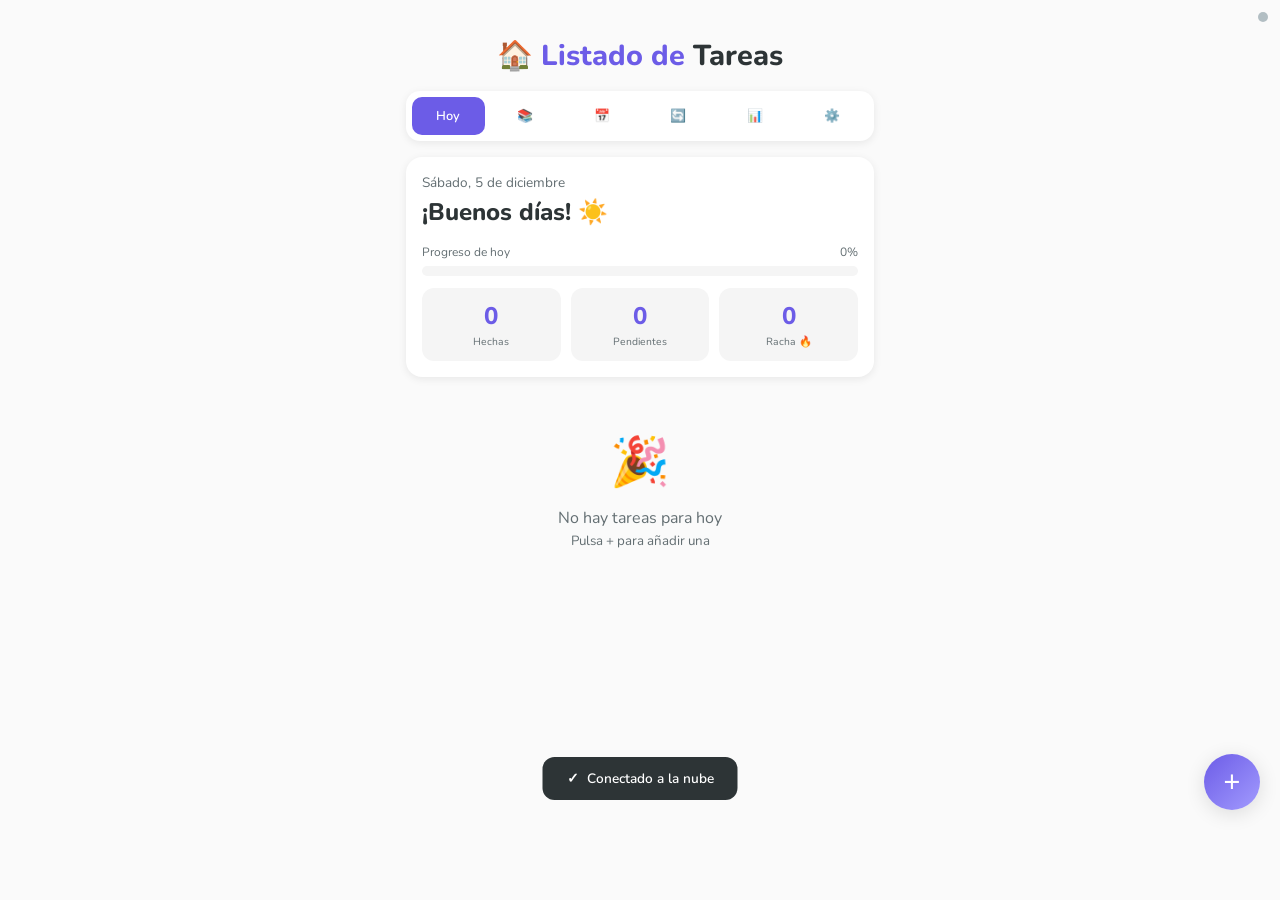
<file: tareas.html>
<!DOCTYPE html>
<html lang="es">
<head>
    <meta charset="UTF-8">
    <meta name="viewport" content="width=device-width,initial-scale=1,maximum-scale=1,user-scalable=no">
    <meta name="apple-mobile-web-app-capable" content="yes">
    <meta name="apple-mobile-web-app-status-bar-style" content="default">
    <title>🏠 Tareas</title>
    <link rel="preconnect" href="https://fonts.googleapis.com">
    <link href="https://fonts.googleapis.com/css2?family=Nunito:wght@400;600;700;800&family=JetBrains+Mono:wght@500&display=swap" rel="stylesheet">
    <style>
        :root{
            --bg:#fafafa;
            --card:#ffffff;
            --card2:#f5f5f5;
            --border:#e8e8e8;
            --text:#2d3436;
            --text2:#636e72;
            --text3:#b2bec3;
            --accent:#6c5ce7;
            --accent2:#a29bfe;
            --success:#00b894;
            --warn:#fdcb6e;
            --danger:#ff7675;
            --info:#74b9ff;
            --shadow:0 2px 8px rgba(0,0,0,0.08);
            --shadow-lg:0 4px 20px rgba(0,0,0,0.12);
        }
        *{box-sizing:border-box;margin:0;padding:0}
        body{font-family:'Nunito',sans-serif;background:var(--bg);color:var(--text);min-height:100vh;padding-bottom:80px}
        .app{max-width:500px;margin:0 auto;padding:16px}
        .header{text-align:center;padding:20px 0 16px}
        .logo{font-size:1.8rem;font-weight:800;color:var(--accent)}
        .logo span{color:var(--text)}
        .subtitle{font-size:0.75rem;color:var(--text2);margin-top:2px}
        
        /* Navigation */
        .nav{display:flex;gap:4px;background:var(--card);padding:6px;border-radius:14px;box-shadow:var(--shadow);margin-bottom:16px;overflow-x:auto}
        .nav-btn{flex:1;padding:10px 8px;border:0;background:0;border-radius:10px;font-family:'Nunito',sans-serif;font-weight:600;font-size:0.8rem;color:var(--text2);cursor:pointer;transition:all 0.2s;white-space:nowrap}
        .nav-btn.active{background:var(--accent);color:#fff}
        
        /* Tabs */
        .tab{display:none}
        .tab.active{display:block}
        
        /* Cards */
        .card{background:var(--card);border-radius:16px;padding:16px;margin-bottom:12px;box-shadow:var(--shadow)}
        .card-title{font-weight:700;font-size:1rem;margin-bottom:12px;display:flex;align-items:center;gap:8px}
        
        /* Today Overview */
        .today-date{font-size:0.85rem;color:var(--text2)}
        .today-greeting{font-size:1.5rem;font-weight:800;margin:4px 0}
        .today-progress{margin-top:16px}
        .progress-label{display:flex;justify-content:space-between;font-size:0.75rem;color:var(--text2);margin-bottom:6px}
        .progress-bar{height:10px;background:var(--card2);border-radius:5px;overflow:hidden}
        .progress-fill{height:100%;background:linear-gradient(90deg,var(--accent),var(--success));border-radius:5px;transition:width 0.5s}
        
        /* Stats Grid */
        .stats-grid{display:grid;grid-template-columns:repeat(3,1fr);gap:10px;margin-top:12px}
        .stat-box{background:var(--card2);border-radius:12px;padding:12px;text-align:center}
        .stat-val{font-size:1.5rem;font-weight:800;color:var(--accent)}
        .stat-lbl{font-size:0.65rem;color:var(--text2);margin-top:2px}
        
        /* Task List */
        .task-section{margin-bottom:16px}
        .section-header{display:flex;justify-content:space-between;align-items:center;margin-bottom:10px}
        .section-title{font-weight:700;font-size:0.9rem;display:flex;align-items:center;gap:6px}
        .section-count{font-size:0.7rem;color:var(--text3);background:var(--card2);padding:2px 8px;border-radius:10px}
        
        .task-item{display:flex;align-items:center;gap:12px;padding:14px;background:var(--card);border-radius:12px;margin-bottom:8px;box-shadow:var(--shadow);transition:all 0.2s}
        .task-item.done{opacity:0.6}
        .task-item.done .task-name{text-decoration:line-through;color:var(--text2)}
        .task-check{width:26px;height:26px;border:2px solid var(--border);border-radius:50%;cursor:pointer;display:flex;align-items:center;justify-content:center;transition:all 0.2s;flex-shrink:0}
        .task-check:hover{border-color:var(--accent)}
        .task-item.done .task-check{background:var(--success);border-color:var(--success);color:#fff}
        .task-info{flex:1;min-width:0}
        .task-name{font-weight:600;font-size:0.9rem;margin-bottom:2px}
        .task-meta{display:flex;align-items:center;gap:8px;font-size:0.7rem;color:var(--text2)}
        .task-tag{padding:2px 8px;border-radius:6px;font-size:0.6rem;font-weight:600}
        .task-tag.cocina{background:#fff3e0;color:#f57c00}
        .task-tag.baño{background:#e3f2fd;color:#1976d2}
        .task-tag.salon{background:#f3e5f5;color:#7b1fa2}
        .task-tag.dormitorio{background:#e8f5e9;color:#388e3c}
        .task-tag.general{background:#fce4ec;color:#c2185b}
        .task-tag.compras{background:#fff8e1;color:#ffa000}
        .task-tag.otros{background:#eceff1;color:#546e7a}
        .task-actions{display:flex;gap:6px}
        .task-action{width:32px;height:32px;border:0;background:var(--card2);border-radius:8px;cursor:pointer;font-size:0.9rem;transition:all 0.2s}
        .task-action:hover{background:var(--border)}
        
        /* Priority indicators */
        .task-item.high{border-left:3px solid var(--danger)}
        .task-item.medium{border-left:3px solid var(--warn)}
        .task-item.low{border-left:3px solid var(--info)}
        
        /* Add Task Button */
        .add-btn{position:fixed;bottom:90px;right:20px;width:56px;height:56px;background:linear-gradient(135deg,var(--accent),var(--accent2));border:0;border-radius:50%;color:#fff;font-size:1.8rem;box-shadow:var(--shadow-lg);cursor:pointer;z-index:50;transition:transform 0.2s}
        .add-btn:hover{transform:scale(1.1)}
        
        /* Calendar */
        .calendar-header{display:flex;justify-content:space-between;align-items:center;margin-bottom:16px}
        .calendar-title{font-weight:700;font-size:1.1rem}
        .calendar-nav{display:flex;gap:8px}
        .calendar-nav button{width:36px;height:36px;border:0;background:var(--card2);border-radius:8px;cursor:pointer;font-size:1rem}
        .calendar-grid{display:grid;grid-template-columns:repeat(7,1fr);gap:4px}
        .calendar-day-name{text-align:center;font-size:0.65rem;color:var(--text3);padding:8px 0;font-weight:600}
        .calendar-day{aspect-ratio:1;display:flex;flex-direction:column;align-items:center;justify-content:center;border-radius:10px;cursor:pointer;transition:all 0.2s;font-size:0.85rem;font-weight:600;position:relative}
        .calendar-day:hover{background:var(--card2)}
        .calendar-day.other-month{color:var(--text3)}
        .calendar-day.today{background:var(--accent);color:#fff}
        .calendar-day.selected{outline:2px solid var(--accent);outline-offset:2px}
        .calendar-day.has-tasks::after{content:'';position:absolute;bottom:4px;width:6px;height:6px;background:var(--success);border-radius:50%}
        .calendar-day.today.has-tasks::after{background:#fff}
        
        /* Scheduled Tasks */
        .scheduled-date{font-size:0.8rem;color:var(--text2);margin:16px 0 10px;font-weight:600}
        
        /* Habits/Routines */
        .routine-card{background:var(--card);border-radius:14px;padding:14px;margin-bottom:10px;box-shadow:var(--shadow)}
        .routine-header{display:flex;justify-content:space-between;align-items:center;margin-bottom:10px}
        .routine-name{font-weight:700;font-size:0.95rem}
        .routine-freq{font-size:0.65rem;color:var(--text2);background:var(--card2);padding:4px 10px;border-radius:8px}
        .routine-tasks{display:flex;flex-direction:column;gap:6px}
        .routine-task{display:flex;align-items:center;gap:10px;padding:10px;background:var(--card2);border-radius:10px}
        .routine-task-check{width:22px;height:22px;border:2px solid var(--border);border-radius:6px;cursor:pointer;display:flex;align-items:center;justify-content:center}
        .routine-task.done .routine-task-check{background:var(--success);border-color:var(--success);color:#fff}
        .routine-task.done .routine-task-name{text-decoration:line-through;color:var(--text2)}
        .routine-task-name{font-size:0.85rem;flex:1}
        
        /* Week Streak */
        .streak-card{background:linear-gradient(135deg,var(--accent),var(--accent2));border-radius:16px;padding:16px;color:#fff;margin-bottom:16px}
        .streak-header{display:flex;justify-content:space-between;align-items:center;margin-bottom:12px}
        .streak-title{font-weight:700}
        .streak-num{font-size:1.8rem;font-weight:800}
        .streak-days{display:flex;justify-content:space-between}
        .streak-day{text-align:center}
        .streak-day-name{font-size:0.6rem;opacity:0.8;margin-bottom:4px}
        .streak-day-check{width:32px;height:32px;background:rgba(255,255,255,0.2);border-radius:8px;display:flex;align-items:center;justify-content:center}
        .streak-day-check.done{background:rgba(255,255,255,0.9);color:var(--accent)}
        
        /* Modal */
        .modal{position:fixed;inset:0;background:rgba(0,0,0,0.5);z-index:100;display:none;align-items:flex-end;justify-content:center}
        .modal.active{display:flex}
        .modal-content{background:var(--card);border-radius:24px 24px 0 0;padding:24px;width:100%;max-width:500px;max-height:90vh;overflow-y:auto}
        .modal-header{display:flex;justify-content:space-between;align-items:center;margin-bottom:20px}
        .modal-title{font-weight:800;font-size:1.2rem}
        .modal-close{width:36px;height:36px;border:0;background:var(--card2);border-radius:10px;cursor:pointer;font-size:1.2rem}
        .form-group{margin-bottom:16px}
        .form-label{display:block;font-size:0.8rem;font-weight:600;color:var(--text2);margin-bottom:6px}
        .form-input{width:100%;padding:14px;border:2px solid var(--border);border-radius:12px;font-family:'Nunito',sans-serif;font-size:1rem;background:var(--bg);transition:border-color 0.2s}
        .form-input:focus{outline:0;border-color:var(--accent)}
        .form-select{width:100%;padding:14px;border:2px solid var(--border);border-radius:12px;font-family:'Nunito',sans-serif;font-size:1rem;background:var(--bg);cursor:pointer}
        .form-row{display:flex;gap:10px}
        .form-row .form-group{flex:1}
        .priority-select{display:flex;gap:8px}
        .priority-btn{flex:1;padding:12px;border:2px solid var(--border);border-radius:10px;background:var(--bg);cursor:pointer;font-weight:600;font-size:0.8rem;transition:all 0.2s}
        .priority-btn.high.active{border-color:var(--danger);background:#fff5f5;color:var(--danger)}
        .priority-btn.medium.active{border-color:var(--warn);background:#fffdf5;color:#f39c12}
        .priority-btn.low.active{border-color:var(--info);background:#f5faff;color:var(--info)}
        .submit-btn{width:100%;padding:16px;background:linear-gradient(135deg,var(--accent),var(--accent2));border:0;border-radius:12px;color:#fff;font-family:'Nunito',sans-serif;font-weight:700;font-size:1rem;cursor:pointer;margin-top:8px}
        
        /* Toast */
        .toast{position:fixed;bottom:100px;left:50%;transform:translateX(-50%) translateY(100px);background:var(--text);color:#fff;padding:12px 24px;border-radius:12px;font-size:0.85rem;font-weight:600;opacity:0;transition:all 0.3s;z-index:200;display:flex;align-items:center;gap:8px}
        .toast.active{transform:translateX(-50%) translateY(0);opacity:1}
        
        /* Celebration */
        .celebration{position:fixed;inset:0;background:rgba(255,255,255,0.95);z-index:300;display:none;align-items:center;justify-content:center;flex-direction:column}
        .celebration.active{display:flex}
        .celebration-icon{font-size:4rem;animation:bounce 0.5s ease infinite alternate}
        @keyframes bounce{from{transform:scale(1)}to{transform:scale(1.1)}}
        .celebration-title{font-size:1.5rem;font-weight:800;color:var(--accent);margin-top:16px}
        .celebration-sub{color:var(--text2);margin-top:8px}
        .celebration-btn{margin-top:24px;padding:14px 40px;background:var(--accent);border:0;border-radius:12px;color:#fff;font-family:'Nunito',sans-serif;font-weight:700;cursor:pointer}
        
        /* Confetti */
        .confetti-container{position:fixed;inset:0;pointer-events:none;z-index:301;overflow:hidden}
        .confetti{position:absolute;width:10px;height:10px;border-radius:2px;animation:confettiFall 3s ease-out forwards}
        @keyframes confettiFall{0%{transform:translateY(-100vh) rotate(0deg);opacity:1}100%{transform:translateY(100vh) rotate(720deg);opacity:0}}
        
        /* History */
        .history-item{display:flex;align-items:center;gap:12px;padding:12px;background:var(--card);border-radius:10px;margin-bottom:8px;box-shadow:var(--shadow)}
        .history-date{width:50px;text-align:center}
        .history-day{font-size:1.2rem;font-weight:800;color:var(--accent)}
        .history-month{font-size:0.6rem;color:var(--text2)}
        .history-info{flex:1}
        .history-count{font-weight:700}
        .history-tasks{font-size:0.75rem;color:var(--text2)}
        .history-score{font-size:0.8rem;font-weight:700;color:var(--success)}
        
        /* Empty State */
        .empty{text-align:center;padding:40px 20px}
        .empty-icon{font-size:3rem;margin-bottom:12px}
        .empty-text{color:var(--text2)}
        
        /* Sync Indicator */
        .sync-indicator{position:fixed;top:12px;right:12px;width:10px;height:10px;border-radius:50%;background:var(--text3);z-index:100}
        .sync-indicator.online{background:var(--success);box-shadow:0 0 8px var(--success)}
        .sync-indicator.syncing{background:var(--info);animation:pulse 1s infinite}
        @keyframes pulse{0%,100%{opacity:1}50%{opacity:0.3}}
        
        /* Library */
        .lib-zone{margin-bottom:20px}
        .lib-zone-header{display:flex;align-items:center;gap:10px;padding:12px;background:var(--card);border-radius:12px;margin-bottom:8px;cursor:pointer;box-shadow:var(--shadow)}
        .lib-zone-icon{font-size:1.5rem}
        .lib-zone-name{font-weight:700;flex:1}
        .lib-zone-count{font-size:0.75rem;color:var(--text2);background:var(--card2);padding:4px 10px;border-radius:8px}
        .lib-zone-toggle{color:var(--text3);transition:transform 0.2s}
        .lib-zone-toggle.open{transform:rotate(180deg)}
        .lib-zone-tasks{display:none;padding-left:8px}
        .lib-zone-tasks.open{display:block}
        .lib-task{display:flex;align-items:center;gap:10px;padding:12px;background:var(--card);border-radius:10px;margin-bottom:6px;box-shadow:var(--shadow);cursor:pointer;transition:all 0.2s}
        .lib-task:hover{background:var(--card2)}
        .lib-task:active{transform:scale(0.98)}
        .lib-task-name{flex:1;font-size:0.9rem}
        .lib-task-add{width:32px;height:32px;background:var(--accent);border:0;border-radius:8px;color:#fff;font-size:1rem;cursor:pointer}
        .lib-task-freq{font-size:0.65rem;color:var(--text3);background:var(--card2);padding:3px 8px;border-radius:6px}
        
        /* Quick Add */
        .quick-add{position:fixed;bottom:160px;right:20px;background:var(--card);border-radius:12px;padding:8px;box-shadow:var(--shadow-lg);display:none;flex-direction:column;gap:4px;z-index:49}
        .quick-add.active{display:flex}
        .quick-add-btn{padding:10px 16px;background:var(--card2);border:0;border-radius:8px;font-size:0.8rem;cursor:pointer;text-align:left;transition:background 0.2s}
        .quick-add-btn:hover{background:var(--border)}
    </style>
</head>
<body>
<div class="app">
    <div class="sync-indicator" id="sync-indicator"></div>
    <header class="header">
        <div class="logo">🏠 Listado de <span>Tareas</span></div>
    </header>
    
    <nav class="nav">
        <button class="nav-btn active" data-tab="today">Hoy</button>
        <button class="nav-btn" data-tab="library">📚</button>
        <button class="nav-btn" data-tab="calendar">📅</button>
        <button class="nav-btn" data-tab="routines">🔄</button>
        <button class="nav-btn" data-tab="history">📊</button>
        <button class="nav-btn" data-tab="config">⚙️</button>
    </nav>
    
    <div id="today" class="tab active">
        <div class="card">
            <div class="today-date" id="today-date"></div>
            <div class="today-greeting" id="today-greeting">¡Buenos días!</div>
            <div class="today-progress">
                <div class="progress-label"><span>Progreso de hoy</span><span id="progress-pct">0%</span></div>
                <div class="progress-bar"><div class="progress-fill" id="progress-fill"></div></div>
            </div>
            <div class="stats-grid">
                <div class="stat-box"><div class="stat-val" id="stat-done">0</div><div class="stat-lbl">Hechas</div></div>
                <div class="stat-box"><div class="stat-val" id="stat-pending">0</div><div class="stat-lbl">Pendientes</div></div>
                <div class="stat-box"><div class="stat-val" id="stat-streak">0</div><div class="stat-lbl">Racha 🔥</div></div>
            </div>
        </div>
        <div id="today-tasks"></div>
    </div>
    
    <div id="library" class="tab">
        <div class="card">
            <div class="card-title">📚 Biblioteca de Tareas</div>
            <p style="font-size:0.8rem;color:var(--text2)">Pulsa en una tarea para añadirla a hoy</p>
        </div>
        <div id="library-list"></div>
    </div>
    
    <div id="calendar" class="tab">
        <div class="card">
            <div class="calendar-header">
                <button class="calendar-nav-btn" onclick="changeMonth(-1)">←</button>
                <div class="calendar-title" id="calendar-title"></div>
                <button class="calendar-nav-btn" onclick="changeMonth(1)">→</button>
            </div>
            <div class="calendar-grid" id="calendar-grid"></div>
        </div>
        <div id="calendar-tasks"></div>
    </div>
    
    <div id="routines" class="tab">
        <div class="streak-card">
            <div class="streak-header">
                <div class="streak-title">🔥 Racha Semanal</div>
                <div class="streak-num" id="week-streak">0</div>
            </div>
            <div class="streak-days" id="streak-days"></div>
        </div>
        <div class="section-header">
            <div class="section-title">🔄 Rutinas Diarias</div>
            <button class="task-action" onclick="openRoutineModal()" style="width:auto;padding:0 12px;font-size:0.75rem">+ Nueva</button>
        </div>
        <div id="routines-list"></div>
    </div>
    
    <div id="history" class="tab">
        <div class="card">
            <div class="card-title">📊 Estadísticas</div>
            <div class="stats-grid">
                <div class="stat-box"><div class="stat-val" id="hist-total">0</div><div class="stat-lbl">Total hechas</div></div>
                <div class="stat-box"><div class="stat-val" id="hist-best">0</div><div class="stat-lbl">Mejor racha</div></div>
                <div class="stat-box"><div class="stat-val" id="hist-avg">0</div><div class="stat-lbl">Media/día</div></div>
            </div>
        </div>
        <div class="section-title" style="margin:16px 0 12px">📜 Últimos días</div>
        <div id="history-list"></div>
    </div>
    
    <div id="config" class="tab">
        <div class="card">
            <div class="card-title">☁️ Sincronización</div>
            <div id="sync-config"></div>
        </div>
        <div class="card">
            <div class="card-title">📁 Datos</div>
            <button class="submit-btn" style="background:var(--card2);color:var(--text);margin:0 0 8px" onclick="exportData()">📤 Exportar datos</button>
            <input type="file" id="import-file" accept=".json" style="display:none" onchange="importData(this)">
            <button class="submit-btn" style="background:var(--card2);color:var(--text);margin:0" onclick="document.getElementById('import-file').click()">📥 Importar datos</button>
        </div>
    </div>
</div>

<button class="add-btn" onclick="openTaskModal()">+</button>

<!-- Task Modal -->
<div class="modal" id="task-modal">
    <div class="modal-content">
        <div class="modal-header">
            <div class="modal-title" id="task-modal-title">Nueva tarea</div>
            <button class="modal-close" onclick="closeTaskModal()">✕</button>
        </div>
        <div class="form-group">
            <label class="form-label">¿Qué hay que hacer?</label>
            <input type="text" class="form-input" id="task-name" placeholder="Ej: Limpiar el baño">
        </div>
        <div class="form-row">
            <div class="form-group">
                <label class="form-label">Zona</label>
                <select class="form-select" id="task-zone">
                    <option value="cocina">🍳 Cocina</option>
                    <option value="baño">🚿 Baño</option>
                    <option value="salon">🛋️ Salón</option>
                    <option value="dormitorio">🛏️ Dormitorio</option>
                    <option value="general">🏠 General</option>
                    <option value="compras">🛒 Compras</option>
                    <option value="otros">📦 Otros</option>
                </select>
            </div>
            <div class="form-group">
                <label class="form-label">Fecha</label>
                <input type="date" class="form-input" id="task-date">
            </div>
        </div>
        <div class="form-group">
            <label class="form-label">Prioridad</label>
            <div class="priority-select">
                <button type="button" class="priority-btn high" onclick="setPriority('high')">🔴 Alta</button>
                <button type="button" class="priority-btn medium active" onclick="setPriority('medium')">🟡 Media</button>
                <button type="button" class="priority-btn low" onclick="setPriority('low')">🔵 Baja</button>
            </div>
        </div>
        <button class="submit-btn" onclick="saveTask()">✓ Guardar tarea</button>
    </div>
</div>

<!-- Routine Modal -->
<div class="modal" id="routine-modal">
    <div class="modal-content">
        <div class="modal-header">
            <div class="modal-title">Nueva rutina</div>
            <button class="modal-close" onclick="closeRoutineModal()">✕</button>
        </div>
        <div class="form-group">
            <label class="form-label">Nombre de la rutina</label>
            <input type="text" class="form-input" id="routine-name" placeholder="Ej: Rutina de mañana">
        </div>
        <div class="form-group">
            <label class="form-label">Tareas (una por línea)</label>
            <textarea class="form-input" id="routine-tasks" rows="5" placeholder="Hacer la cama&#10;Ventilar habitación&#10;Recoger cocina"></textarea>
        </div>
        <button class="submit-btn" onclick="saveRoutine()">✓ Guardar rutina</button>
    </div>
</div>

<!-- Toast -->
<div class="toast" id="toast"><span id="toast-icon">✓</span><span id="toast-text">Guardado</span></div>

<!-- Celebration -->
<div class="celebration" id="celebration">
    <div class="confetti-container" id="confetti-container"></div>
    <div class="celebration-icon" id="celeb-icon">🎉</div>
    <div class="celebration-title" id="celeb-title">¡Genial!</div>
    <div class="celebration-sub" id="celeb-sub">Has completado todas las tareas</div>
    <button class="celebration-btn" onclick="closeCelebration()">¡Gracias!</button>
</div>

<script>
// ============ DATA ============
var DATA = JSON.parse(localStorage.getItem('home_data')) || {
    tasks: [],
    routines: [],
    history: [],
    streak: 0,
    bestStreak: 0
};

var ZONES = {
    cocina: {icon: '🍳', name: 'Cocina'},
    baño: {icon: '🚿', name: 'Baño'},
    salon: {icon: '🛋️', name: 'Salón'},
    dormitorio: {icon: '🛏️', name: 'Dormitorio'},
    general: {icon: '🏠', name: 'General'},
    compras: {icon: '🛒', name: 'Compras'},
    otros: {icon: '📦', name: 'Otros'}
};

// Biblioteca de tareas predefinidas
var TASK_LIBRARY = {
    cocina: [
        {name: 'Fregar los platos', freq: 'diario'},
        {name: 'Limpiar encimera', freq: 'diario'},
        {name: 'Barrer el suelo', freq: 'diario'},
        {name: 'Fregar el suelo', freq: 'semanal'},
        {name: 'Limpiar vitrocerámica', freq: 'semanal'},
        {name: 'Limpiar microondas', freq: 'semanal'},
        {name: 'Limpiar horno', freq: 'mensual'},
        {name: 'Limpiar nevera', freq: 'mensual'},
        {name: 'Limpiar campana extractora', freq: 'mensual'},
        {name: 'Descongelar congelador', freq: 'mensual'},
        {name: 'Limpiar armarios por dentro', freq: 'mensual'},
        {name: 'Tirar basura', freq: 'diario'},
        {name: 'Sacar contenedores', freq: 'semanal'},
        {name: 'Limpiar cubos de basura', freq: 'mensual'},
        {name: 'Vaciar lavavajillas', freq: 'diario'},
        {name: 'Poner lavavajillas', freq: 'diario'},
        {name: 'Limpiar fregadero', freq: 'diario'},
        {name: 'Descalcificar cafetera', freq: 'mensual'},
        {name: 'Limpiar tostadora', freq: 'mensual'}
    ],
    baño: [
        {name: 'Limpiar váter', freq: 'semanal'},
        {name: 'Limpiar lavabo', freq: 'semanal'},
        {name: 'Limpiar espejo', freq: 'semanal'},
        {name: 'Limpiar ducha/bañera', freq: 'semanal'},
        {name: 'Fregar suelo', freq: 'semanal'},
        {name: 'Cambiar toallas', freq: 'semanal'},
        {name: 'Limpiar azulejos', freq: 'mensual'},
        {name: 'Desatascar desagües', freq: 'mensual'},
        {name: 'Limpiar mampara', freq: 'semanal'},
        {name: 'Reponer papel higiénico', freq: 'semanal'},
        {name: 'Reponer jabón', freq: 'semanal'},
        {name: 'Lavar alfombrilla', freq: 'mensual'},
        {name: 'Limpiar armario baño', freq: 'mensual'},
        {name: 'Tirar productos caducados', freq: 'mensual'}
    ],
    salon: [
        {name: 'Pasar aspiradora', freq: 'semanal'},
        {name: 'Quitar polvo muebles', freq: 'semanal'},
        {name: 'Limpiar TV y pantallas', freq: 'semanal'},
        {name: 'Ordenar cojines', freq: 'diario'},
        {name: 'Recoger mesa', freq: 'diario'},
        {name: 'Fregar suelo', freq: 'semanal'},
        {name: 'Limpiar ventanas', freq: 'mensual'},
        {name: 'Limpiar sofá', freq: 'mensual'},
        {name: 'Regar plantas', freq: 'semanal'},
        {name: 'Quitar polvo estanterías', freq: 'semanal'},
        {name: 'Limpiar lámparas', freq: 'mensual'},
        {name: 'Aspirar sofá', freq: 'mensual'},
        {name: 'Limpiar mandos TV', freq: 'mensual'},
        {name: 'Ordenar revistas/libros', freq: 'semanal'}
    ],
    dormitorio: [
        {name: 'Hacer la cama', freq: 'diario'},
        {name: 'Cambiar sábanas', freq: 'semanal'},
        {name: 'Pasar aspiradora', freq: 'semanal'},
        {name: 'Quitar polvo', freq: 'semanal'},
        {name: 'Ordenar armario', freq: 'mensual'},
        {name: 'Recoger ropa', freq: 'diario'},
        {name: 'Ventilar habitación', freq: 'diario'},
        {name: 'Limpiar mesitas de noche', freq: 'semanal'},
        {name: 'Girar colchón', freq: 'mensual'},
        {name: 'Lavar almohadas', freq: 'mensual'},
        {name: 'Lavar edredón/manta', freq: 'mensual'},
        {name: 'Limpiar debajo cama', freq: 'mensual'},
        {name: 'Ordenar cajones', freq: 'mensual'},
        {name: 'Limpiar espejo', freq: 'semanal'}
    ],
    general: [
        {name: 'Poner lavadora', freq: 'semanal'},
        {name: 'Tender ropa', freq: 'semanal'},
        {name: 'Planchar', freq: 'semanal'},
        {name: 'Doblar y guardar ropa', freq: 'semanal'},
        {name: 'Pasar mopa', freq: 'semanal'},
        {name: 'Limpiar puertas', freq: 'mensual'},
        {name: 'Limpiar interruptores', freq: 'mensual'},
        {name: 'Limpiar pomos', freq: 'mensual'},
        {name: 'Revisar bombillas', freq: 'mensual'},
        {name: 'Limpiar rodapiés', freq: 'mensual'},
        {name: 'Quitar telarañas', freq: 'mensual'},
        {name: 'Limpiar terraza/balcón', freq: 'semanal'},
        {name: 'Regar plantas exterior', freq: 'semanal'},
        {name: 'Limpiar entrada', freq: 'semanal'},
        {name: 'Pasar aspiradora escaleras', freq: 'semanal'},
        {name: 'Cambiar flores/plantas', freq: 'mensual'},
        {name: 'Organizar trastero', freq: 'mensual'},
        {name: 'Limpiar garaje', freq: 'mensual'}
    ],
    compras: [
        {name: 'Compra semanal supermercado', freq: 'semanal'},
        {name: 'Comprar fruta y verdura', freq: 'semanal'},
        {name: 'Comprar pan', freq: 'diario'},
        {name: 'Comprar productos limpieza', freq: 'mensual'},
        {name: 'Comprar papel higiénico', freq: 'mensual'},
        {name: 'Revisar despensa', freq: 'semanal'},
        {name: 'Hacer lista de la compra', freq: 'semanal'},
        {name: 'Comprar detergente', freq: 'mensual'},
        {name: 'Comprar suavizante', freq: 'mensual'},
        {name: 'Comprar bolsas basura', freq: 'mensual'},
        {name: 'Comprar servilletas', freq: 'mensual'},
        {name: 'Comprar pilas', freq: 'mensual'}
    ],
    otros: [
        {name: 'Revisar correo', freq: 'diario'},
        {name: 'Pagar facturas', freq: 'mensual'},
        {name: 'Revisar electrodomésticos', freq: 'mensual'},
        {name: 'Llamar seguro/gestiones', freq: 'mensual'},
        {name: 'Llevar coche al taller', freq: 'mensual'},
        {name: 'Lavar coche', freq: 'mensual'},
        {name: 'Reparaciones pendientes', freq: 'mensual'},
        {name: 'Revisar alarmas humo', freq: 'mensual'},
        {name: 'Cambiar filtros aire', freq: 'mensual'},
        {name: 'Purgar radiadores', freq: 'mensual'},
        {name: 'Revisar extintores', freq: 'mensual'}
    ]
};

var currentPriority = 'medium';
var editingTask = null;
var selectedDate = new Date();
var viewingMonth = new Date();

function save() {
    localStorage.setItem('home_data', JSON.stringify(DATA));
    if (CLOUD.url && CLOUD.autoSync) {
        clearTimeout(window.syncTimeout);
        window.syncTimeout = setTimeout(cloudSave, 2000);
    }
}

function getTodayKey() {
    var d = new Date();
    return d.getFullYear() + '-' + String(d.getMonth()+1).padStart(2,'0') + '-' + String(d.getDate()).padStart(2,'0');
}

function formatDate(dateStr) {
    var parts = dateStr.split('-');
    return parts[2] + '/' + parts[1] + '/' + parts[0];
}

// ============ TODAY ============
function renderToday() {
    var today = new Date();
    var days = ['Domingo','Lunes','Martes','Miércoles','Jueves','Viernes','Sábado'];
    var months = ['enero','febrero','marzo','abril','mayo','junio','julio','agosto','septiembre','octubre','noviembre','diciembre'];
    
    document.getElementById('today-date').textContent = days[today.getDay()] + ', ' + today.getDate() + ' de ' + months[today.getMonth()];
    
    var hour = today.getHours();
    var greeting = hour < 12 ? '¡Buenos días! ☀️' : hour < 20 ? '¡Buenas tardes! 🌤️' : '¡Buenas noches! 🌙';
    document.getElementById('today-greeting').textContent = greeting;
    
    var todayKey = getTodayKey();
    var todayTasks = DATA.tasks.filter(function(t) { return t.date === todayKey; });
    var done = todayTasks.filter(function(t) { return t.done; }).length;
    var total = todayTasks.length;
    var pct = total > 0 ? Math.round((done / total) * 100) : 0;
    
    document.getElementById('progress-pct').textContent = pct + '%';
    document.getElementById('progress-fill').style.width = pct + '%';
    document.getElementById('stat-done').textContent = done;
    document.getElementById('stat-pending').textContent = total - done;
    document.getElementById('stat-streak').textContent = DATA.streak;
    
    // Render tasks
    var html = '';
    
    // Pendientes primero
    var pending = todayTasks.filter(function(t) { return !t.done; });
    var completed = todayTasks.filter(function(t) { return t.done; });
    
    if (pending.length > 0) {
        html += '<div class="section-header"><div class="section-title">📋 Pendientes</div><div class="section-count">' + pending.length + '</div></div>';
        pending.sort(function(a,b) { 
            var p = {high:0, medium:1, low:2};
            return p[a.priority] - p[b.priority];
        }).forEach(function(t) {
            html += renderTaskItem(t);
        });
    }
    
    if (completed.length > 0) {
        html += '<div class="section-header" style="margin-top:16px"><div class="section-title">✅ Completadas</div><div class="section-count">' + completed.length + '</div></div>';
        completed.forEach(function(t) {
            html += renderTaskItem(t);
        });
    }
    
    if (todayTasks.length === 0) {
        html = '<div class="empty"><div class="empty-icon">🎉</div><div class="empty-text">No hay tareas para hoy<br><small>Pulsa + para añadir una</small></div></div>';
    }
    
    document.getElementById('today-tasks').innerHTML = html;
}

function renderTaskItem(t) {
    var zone = ZONES[t.zone] || ZONES.otros;
    return '<div class="task-item ' + t.priority + (t.done ? ' done' : '') + '">' +
        '<div class="task-check" onclick="toggleTask(' + t.id + ')">' + (t.done ? '✓' : '') + '</div>' +
        '<div class="task-info">' +
            '<div class="task-name">' + t.name + '</div>' +
            '<div class="task-meta"><span class="task-tag ' + t.zone + '">' + zone.icon + ' ' + zone.name + '</span></div>' +
        '</div>' +
        '<div class="task-actions">' +
            '<button class="task-action" onclick="editTask(' + t.id + ')">✏️</button>' +
            '<button class="task-action" onclick="deleteTask(' + t.id + ')">🗑️</button>' +
        '</div>' +
    '</div>';
}

function toggleTask(id) {
    var task = DATA.tasks.find(function(t) { return t.id === id; });
    if (!task) return;
    
    task.done = !task.done;
    task.doneAt = task.done ? new Date().toISOString() : null;
    save();
    renderToday();
    renderCalendar();
    
    if (task.done) {
        showToast('✓', '¡Tarea completada!');
        checkAllDone();
    }
}

function checkAllDone() {
    var todayKey = getTodayKey();
    var todayTasks = DATA.tasks.filter(function(t) { return t.date === todayKey; });
    var allDone = todayTasks.length > 0 && todayTasks.every(function(t) { return t.done; });
    
    if (allDone) {
        // Update streak
        updateStreak();
        showCelebration('🎉', '¡Increíble!', 'Has completado todas las tareas de hoy');
    }
}

function updateStreak() {
    var today = new Date();
    today.setHours(0,0,0,0);
    
    var streak = 0;
    for (var i = 0; i < 365; i++) {
        var d = new Date(today);
        d.setDate(d.getDate() - i);
        var key = d.getFullYear() + '-' + String(d.getMonth()+1).padStart(2,'0') + '-' + String(d.getDate()).padStart(2,'0');
        
        var dayTasks = DATA.tasks.filter(function(t) { return t.date === key; });
        if (dayTasks.length === 0) {
            if (i === 0) continue; // Hoy puede no tener tareas aún
            break;
        }
        
        var allDone = dayTasks.every(function(t) { return t.done; });
        if (allDone) streak++;
        else if (i > 0) break;
    }
    
    DATA.streak = streak;
    if (streak > DATA.bestStreak) DATA.bestStreak = streak;
    save();
}

// ============ TASK MODAL ============
function openTaskModal(taskId) {
    editingTask = taskId || null;
    document.getElementById('task-modal-title').textContent = taskId ? 'Editar tarea' : 'Nueva tarea';
    
    if (taskId) {
        var task = DATA.tasks.find(function(t) { return t.id === taskId; });
        if (task) {
            document.getElementById('task-name').value = task.name;
            document.getElementById('task-zone').value = task.zone;
            document.getElementById('task-date').value = task.date;
            setPriority(task.priority);
        }
    } else {
        document.getElementById('task-name').value = '';
        document.getElementById('task-zone').value = 'general';
        document.getElementById('task-date').value = getTodayKey();
        setPriority('medium');
    }
    
    document.getElementById('task-modal').classList.add('active');
}

function closeTaskModal() {
    document.getElementById('task-modal').classList.remove('active');
    editingTask = null;
}

function setPriority(p) {
    currentPriority = p;
    document.querySelectorAll('.priority-btn').forEach(function(btn) {
        btn.classList.remove('active');
        if (btn.classList.contains(p)) btn.classList.add('active');
    });
}

function saveTask() {
    var name = document.getElementById('task-name').value.trim();
    if (!name) {
        showToast('❌', 'Escribe una tarea');
        return;
    }
    
    var task = {
        id: editingTask || Date.now(),
        name: name,
        zone: document.getElementById('task-zone').value,
        date: document.getElementById('task-date').value || getTodayKey(),
        priority: currentPriority,
        done: false,
        createdAt: new Date().toISOString()
    };
    
    if (editingTask) {
        var idx = DATA.tasks.findIndex(function(t) { return t.id === editingTask; });
        if (idx >= 0) {
            task.done = DATA.tasks[idx].done;
            task.doneAt = DATA.tasks[idx].doneAt;
            DATA.tasks[idx] = task;
        }
    } else {
        DATA.tasks.push(task);
    }
    
    save();
    closeTaskModal();
    renderToday();
    renderCalendar();
    showToast('✓', editingTask ? 'Tarea actualizada' : 'Tarea añadida');
}

function editTask(id) {
    openTaskModal(id);
}

function deleteTask(id) {
    if (confirm('¿Eliminar esta tarea?')) {
        DATA.tasks = DATA.tasks.filter(function(t) { return t.id !== id; });
        save();
        renderToday();
        renderCalendar();
        showToast('🗑️', 'Tarea eliminada');
    }
}

// ============ LIBRARY ============
var openZones = {};

function renderLibrary() {
    var html = '';
    
    Object.keys(TASK_LIBRARY).forEach(function(zoneKey) {
        var zone = ZONES[zoneKey];
        var tasks = TASK_LIBRARY[zoneKey];
        var isOpen = openZones[zoneKey];
        
        html += '<div class="lib-zone">';
        html += '<div class="lib-zone-header" onclick="toggleZone(\'' + zoneKey + '\')">';
        html += '<div class="lib-zone-icon">' + zone.icon + '</div>';
        html += '<div class="lib-zone-name">' + zone.name + '</div>';
        html += '<div class="lib-zone-count">' + tasks.length + ' tareas</div>';
        html += '<div class="lib-zone-toggle' + (isOpen ? ' open' : '') + '">▼</div>';
        html += '</div>';
        
        html += '<div class="lib-zone-tasks' + (isOpen ? ' open' : '') + '">';
        tasks.forEach(function(task, idx) {
            var freqLabel = task.freq === 'diario' ? '📅 Diario' : task.freq === 'semanal' ? '📆 Semanal' : '🗓️ Mensual';
            html += '<div class="lib-task" onclick="addFromLibrary(\'' + zoneKey + '\',' + idx + ')">';
            html += '<div class="lib-task-name">' + task.name + '</div>';
            html += '<div class="lib-task-freq">' + freqLabel + '</div>';
            html += '<div class="lib-task-add">+</div>';
            html += '</div>';
        });
        html += '</div>';
        html += '</div>';
    });
    
    document.getElementById('library-list').innerHTML = html;
}

function toggleZone(zoneKey) {
    openZones[zoneKey] = !openZones[zoneKey];
    renderLibrary();
}

function addFromLibrary(zoneKey, taskIdx) {
    var libTask = TASK_LIBRARY[zoneKey][taskIdx];
    if (!libTask) return;
    
    var task = {
        id: Date.now(),
        name: libTask.name,
        zone: zoneKey,
        date: getTodayKey(),
        priority: 'medium',
        done: false,
        createdAt: new Date().toISOString()
    };
    
    DATA.tasks.push(task);
    save();
    renderToday();
    showToast('✓', libTask.name + ' añadida a hoy');
}

// ============ CALENDAR ============
function renderCalendar() {
    var months = ['Enero','Febrero','Marzo','Abril','Mayo','Junio','Julio','Agosto','Septiembre','Octubre','Noviembre','Diciembre'];
    document.getElementById('calendar-title').textContent = months[viewingMonth.getMonth()] + ' ' + viewingMonth.getFullYear();
    
    var firstDay = new Date(viewingMonth.getFullYear(), viewingMonth.getMonth(), 1);
    var lastDay = new Date(viewingMonth.getFullYear(), viewingMonth.getMonth() + 1, 0);
    var startDay = firstDay.getDay();
    
    var html = ['D','L','M','X','J','V','S'].map(function(d) {
        return '<div class="calendar-day-name">' + d + '</div>';
    }).join('');
    
    var today = new Date();
    today.setHours(0,0,0,0);
    var todayKey = getTodayKey();
    
    // Días del mes anterior
    var prevMonth = new Date(viewingMonth.getFullYear(), viewingMonth.getMonth(), 0);
    for (var i = startDay - 1; i >= 0; i--) {
        html += '<div class="calendar-day other-month">' + (prevMonth.getDate() - i) + '</div>';
    }
    
    // Días del mes actual
    for (var d = 1; d <= lastDay.getDate(); d++) {
        var dateKey = viewingMonth.getFullYear() + '-' + String(viewingMonth.getMonth()+1).padStart(2,'0') + '-' + String(d).padStart(2,'0');
        var isToday = dateKey === todayKey;
        var hasTasks = DATA.tasks.some(function(t) { return t.date === dateKey; });
        var isSelected = dateKey === selectedDate.getFullYear() + '-' + String(selectedDate.getMonth()+1).padStart(2,'0') + '-' + String(selectedDate.getDate()).padStart(2,'0');
        
        html += '<div class="calendar-day' + (isToday ? ' today' : '') + (hasTasks ? ' has-tasks' : '') + (isSelected ? ' selected' : '') + '" onclick="selectDate(\'' + dateKey + '\')">' + d + '</div>';
    }
    
    // Días del mes siguiente
    var remaining = 42 - (startDay + lastDay.getDate());
    for (var i = 1; i <= remaining; i++) {
        html += '<div class="calendar-day other-month">' + i + '</div>';
    }
    
    document.getElementById('calendar-grid').innerHTML = html;
    
    // Tasks for selected date
    var selKey = selectedDate.getFullYear() + '-' + String(selectedDate.getMonth()+1).padStart(2,'0') + '-' + String(selectedDate.getDate()).padStart(2,'0');
    var tasks = DATA.tasks.filter(function(t) { return t.date === selKey; });
    
    var tasksHtml = '<div class="scheduled-date">📅 ' + formatDate(selKey) + '</div>';
    if (tasks.length > 0) {
        tasks.forEach(function(t) { tasksHtml += renderTaskItem(t); });
    } else {
        tasksHtml += '<div class="empty" style="padding:20px"><div class="empty-text">Sin tareas este día</div></div>';
    }
    
    document.getElementById('calendar-tasks').innerHTML = tasksHtml;
}

function changeMonth(delta) {
    viewingMonth.setMonth(viewingMonth.getMonth() + delta);
    renderCalendar();
}

function selectDate(dateKey) {
    var parts = dateKey.split('-');
    selectedDate = new Date(parseInt(parts[0]), parseInt(parts[1])-1, parseInt(parts[2]));
    renderCalendar();
}

// ============ ROUTINES ============
function renderRoutines() {
    // Streak days
    var days = ['D','L','M','X','J','V','S'];
    var today = new Date();
    var html = '';
    
    for (var i = 0; i < 7; i++) {
        var d = new Date(today);
        d.setDate(d.getDate() - (6 - i));
        var key = d.getFullYear() + '-' + String(d.getMonth()+1).padStart(2,'0') + '-' + String(d.getDate()).padStart(2,'0');
        var dayTasks = DATA.tasks.filter(function(t) { return t.date === key; });
        var allDone = dayTasks.length > 0 && dayTasks.every(function(t) { return t.done; });
        
        html += '<div class="streak-day"><div class="streak-day-name">' + days[d.getDay()] + '</div><div class="streak-day-check' + (allDone ? ' done' : '') + '">' + (allDone ? '✓' : '') + '</div></div>';
    }
    document.getElementById('streak-days').innerHTML = html;
    document.getElementById('week-streak').textContent = DATA.streak;
    
    // Routines list
    if (DATA.routines.length === 0) {
        document.getElementById('routines-list').innerHTML = '<div class="empty"><div class="empty-icon">🔄</div><div class="empty-text">Sin rutinas<br><small>Crea una rutina diaria</small></div></div>';
        return;
    }
    
    var todayKey = getTodayKey();
    html = '';
    DATA.routines.forEach(function(r) {
        html += '<div class="routine-card">';
        html += '<div class="routine-header"><div class="routine-name">' + r.name + '</div><button class="task-action" onclick="deleteRoutine(' + r.id + ')">🗑️</button></div>';
        html += '<div class="routine-tasks">';
        r.tasks.forEach(function(task, i) {
            var doneToday = r.doneToday && r.doneToday[todayKey] && r.doneToday[todayKey].includes(i);
            html += '<div class="routine-task' + (doneToday ? ' done' : '') + '" onclick="toggleRoutineTask(' + r.id + ',' + i + ')"><div class="routine-task-check">' + (doneToday ? '✓' : '') + '</div><div class="routine-task-name">' + task + '</div></div>';
        });
        html += '</div></div>';
    });
    document.getElementById('routines-list').innerHTML = html;
}

function openRoutineModal() {
    document.getElementById('routine-name').value = '';
    document.getElementById('routine-tasks').value = '';
    document.getElementById('routine-modal').classList.add('active');
}

function closeRoutineModal() {
    document.getElementById('routine-modal').classList.remove('active');
}

function saveRoutine() {
    var name = document.getElementById('routine-name').value.trim();
    var tasks = document.getElementById('routine-tasks').value.trim().split('\n').filter(function(t) { return t.trim(); });
    
    if (!name || tasks.length === 0) {
        showToast('❌', 'Completa todos los campos');
        return;
    }
    
    DATA.routines.push({
        id: Date.now(),
        name: name,
        tasks: tasks,
        doneToday: {}
    });
    
    save();
    closeRoutineModal();
    renderRoutines();
    showToast('✓', 'Rutina creada');
}

function toggleRoutineTask(routineId, taskIdx) {
    var routine = DATA.routines.find(function(r) { return r.id === routineId; });
    if (!routine) return;
    
    var todayKey = getTodayKey();
    if (!routine.doneToday) routine.doneToday = {};
    if (!routine.doneToday[todayKey]) routine.doneToday[todayKey] = [];
    
    var idx = routine.doneToday[todayKey].indexOf(taskIdx);
    if (idx >= 0) {
        routine.doneToday[todayKey].splice(idx, 1);
    } else {
        routine.doneToday[todayKey].push(taskIdx);
        showToast('✓', '¡Hecho!');
    }
    
    save();
    renderRoutines();
}

function deleteRoutine(id) {
    if (confirm('¿Eliminar esta rutina?')) {
        DATA.routines = DATA.routines.filter(function(r) { return r.id !== id; });
        save();
        renderRoutines();
        showToast('🗑️', 'Rutina eliminada');
    }
}

// ============ HISTORY ============
function renderHistory() {
    // Stats
    var totalDone = DATA.tasks.filter(function(t) { return t.done; }).length;
    var days = {};
    DATA.tasks.forEach(function(t) {
        if (!days[t.date]) days[t.date] = {total: 0, done: 0};
        days[t.date].total++;
        if (t.done) days[t.date].done++;
    });
    var daysWithTasks = Object.keys(days).length;
    var avg = daysWithTasks > 0 ? Math.round(totalDone / daysWithTasks) : 0;
    
    document.getElementById('hist-total').textContent = totalDone;
    document.getElementById('hist-best').textContent = DATA.bestStreak;
    document.getElementById('hist-avg').textContent = avg;
    
    // History list
    var sortedDays = Object.keys(days).sort().reverse().slice(0, 14);
    
    if (sortedDays.length === 0) {
        document.getElementById('history-list').innerHTML = '<div class="empty"><div class="empty-icon">📊</div><div class="empty-text">Sin historial aún</div></div>';
        return;
    }
    
    var html = '';
    sortedDays.forEach(function(dateKey) {
        var d = days[dateKey];
        var pct = Math.round((d.done / d.total) * 100);
        var parts = dateKey.split('-');
        var months = ['Ene','Feb','Mar','Abr','May','Jun','Jul','Ago','Sep','Oct','Nov','Dic'];
        
        html += '<div class="history-item">' +
            '<div class="history-date"><div class="history-day">' + parseInt(parts[2]) + '</div><div class="history-month">' + months[parseInt(parts[1])-1] + '</div></div>' +
            '<div class="history-info"><div class="history-count">' + d.done + '/' + d.total + ' tareas</div><div class="history-tasks">' + (pct === 100 ? '✨ Día perfecto' : pct + '% completado') + '</div></div>' +
            '<div class="history-score">' + pct + '%</div>' +
        '</div>';
    });
    
    document.getElementById('history-list').innerHTML = html;
}

// ============ CONFIG & CLOUD ============
var CLOUD = {
    url: localStorage.getItem('home_cloud_url') || 'https://script.google.com/macros/s/AKfycbwredZeSCW6l8uYx4sx_Q_s1bCGh_mR_2qN1BGY5R4_a7NkStIuZ5Z4VhPrt9pgdnd64g/exec',
    lastSync: localStorage.getItem('home_last_sync') || null,
    autoSync: localStorage.getItem('home_auto_sync') !== 'false'
};

function updateSyncIndicator(status) {
    var el = document.getElementById('sync-indicator');
    el.className = 'sync-indicator';
    if (status === 'online') {
        el.classList.add('online');
        el.title = 'Conectado ✓';
    } else if (status === 'syncing') {
        el.classList.add('syncing');
        el.title = 'Sincronizando...';
    } else {
        el.title = 'Desconectado';
    }
    console.log('Sync status:', status, 'URL:', CLOUD.url);
}

function cloudSave() {
    if (!CLOUD.url) return;
    updateSyncIndicator('syncing');
    
    fetch(CLOUD.url + '?action=save&key=homedata&data=' + encodeURIComponent(JSON.stringify(DATA)))
        .then(function(r) { return r.json(); })
        .then(function(res) {
            if (res.success) {
                CLOUD.lastSync = new Date().toISOString();
                localStorage.setItem('home_last_sync', CLOUD.lastSync);
                updateSyncIndicator('online');
            }
        })
        .catch(function() { updateSyncIndicator(''); });
}

function cloudLoad() {
    if (!CLOUD.url) {
        console.log('No hay URL configurada');
        return Promise.resolve(false);
    }
    updateSyncIndicator('syncing');
    console.log('Cargando datos de:', CLOUD.url);
    
    return fetch(CLOUD.url + '?action=load')
        .then(function(r) { 
            console.log('Respuesta recibida:', r.status);
            return r.json(); 
        })
        .then(function(res) {
            console.log('Datos recibidos:', res);
            if (res.success && res.data && res.data.homedata) {
                DATA = res.data.homedata;
                localStorage.setItem('home_data', JSON.stringify(DATA));
                updateSyncIndicator('online');
                console.log('Datos cargados correctamente');
                return true;
            }
            updateSyncIndicator('online');
            console.log('Sin datos en la nube (normal si es primera vez)');
            return false;
        })
        .catch(function(err) { 
            console.error('Error de conexión:', err);
            updateSyncIndicator(''); 
            return false; 
        });
}

function connectCloud() {
    var url = document.getElementById('cloud-url').value.trim();
    if (!url) return showToast('❌', 'Introduce la URL');
    
    CLOUD.url = url;
    CLOUD.autoSync = true;
    localStorage.setItem('home_cloud_url', url);
    localStorage.setItem('home_auto_sync', 'true');
    
    updateSyncIndicator('syncing');
    fetch(url + '?action=init')
        .then(function(r) { return r.json(); })
        .then(function(res) {
            if (res.success) {
                showToast('✓', '¡Conectado!');
                updateSyncIndicator('online');
                renderConfig();
                if (confirm('¿Cargar datos de la nube?')) {
                    cloudLoad().then(function() { renderToday(); });
                } else {
                    cloudSave();
                }
            }
        })
        .catch(function() { showToast('❌', 'Error de conexión'); });
}

function disconnectCloud() {
    CLOUD.url = '';
    localStorage.removeItem('home_cloud_url');
    updateSyncIndicator('');
    renderConfig();
    showToast('☁️', 'Desconectado');
}

function renderConfig() {
    var html = '';
    if (!CLOUD.url) {
        html = '<input type="text" class="form-input" id="cloud-url" placeholder="URL del Apps Script..." style="margin-bottom:8px">' +
               '<button class="submit-btn" onclick="connectCloud()" style="margin:0">🔗 Conectar</button>';
    } else {
        html = '<div style="display:flex;gap:8px;align-items:center;margin-bottom:8px"><div style="width:10px;height:10px;background:var(--success);border-radius:50%"></div><span style="font-size:0.85rem">Conectado</span></div>' +
               '<button class="submit-btn" onclick="cloudSave()" style="background:var(--success);margin:0 0 8px">🔄 Sincronizar</button>' +
               '<button class="submit-btn" onclick="disconnectCloud()" style="background:var(--card2);color:var(--text);margin:0">✕ Desconectar</button>';
    }
    document.getElementById('sync-config').innerHTML = html;
}

function exportData() {
    var blob = new Blob([JSON.stringify(DATA, null, 2)], {type: 'application/json'});
    var a = document.createElement('a');
    a.href = URL.createObjectURL(blob);
    a.download = 'home-tasks-' + getTodayKey() + '.json';
    a.click();
    showToast('✓', 'Datos exportados');
}

function importData(input) {
    var file = input.files[0];
    if (!file) return;
    var reader = new FileReader();
    reader.onload = function(e) {
        try {
            DATA = JSON.parse(e.target.result);
            save();
            renderToday();
            showToast('✓', 'Datos importados');
        } catch (err) {
            showToast('❌', 'Error al importar');
        }
    };
    reader.readAsText(file);
}

function resetData() {
    if (confirm('¿Borrar TODOS los datos?')) {
        localStorage.clear();
        location.reload();
    }
}

// ============ UI HELPERS ============
function showToast(icon, text) {
    document.getElementById('toast-icon').textContent = icon;
    document.getElementById('toast-text').textContent = text;
    document.getElementById('toast').classList.add('active');
    setTimeout(function() { document.getElementById('toast').classList.remove('active'); }, 2500);
}

function showCelebration(icon, title, sub) {
    document.getElementById('celeb-icon').textContent = icon;
    document.getElementById('celeb-title').textContent = title;
    document.getElementById('celeb-sub').textContent = sub;
    createConfetti();
    document.getElementById('celebration').classList.add('active');
}

function closeCelebration() {
    document.getElementById('celebration').classList.remove('active');
}

function createConfetti() {
    var container = document.getElementById('confetti-container');
    container.innerHTML = '';
    var colors = ['#6c5ce7','#a29bfe','#00b894','#fdcb6e','#ff7675','#74b9ff'];
    for (var i = 0; i < 50; i++) {
        var conf = document.createElement('div');
        conf.className = 'confetti';
        conf.style.left = Math.random() * 100 + '%';
        conf.style.background = colors[Math.floor(Math.random() * colors.length)];
        conf.style.animationDelay = Math.random() * 2 + 's';
        container.appendChild(conf);
    }
}

// ============ NAVIGATION ============
document.querySelectorAll('.nav-btn').forEach(function(btn) {
    btn.addEventListener('click', function() {
        document.querySelectorAll('.nav-btn').forEach(function(b) { b.classList.remove('active'); });
        document.querySelectorAll('.tab').forEach(function(t) { t.classList.remove('active'); });
        this.classList.add('active');
        document.getElementById(this.dataset.tab).classList.add('active');
        
        if (this.dataset.tab === 'library') renderLibrary();
        if (this.dataset.tab === 'calendar') renderCalendar();
        if (this.dataset.tab === 'routines') renderRoutines();
        if (this.dataset.tab === 'history') renderHistory();
        if (this.dataset.tab === 'config') renderConfig();
    });
});

// Close modals on backdrop click
['task-modal', 'routine-modal'].forEach(function(id) {
    document.getElementById(id).addEventListener('click', function(e) {
        if (e.target.id === id) {
            if (id === 'task-modal') closeTaskModal();
            if (id === 'routine-modal') closeRoutineModal();
        }
    });
});

// ============ INIT ============
renderToday();
updateStreak();

if (CLOUD.url) {
    console.log('Iniciando conexión con:', CLOUD.url);
    updateSyncIndicator('syncing');
    cloudLoad().then(function(loaded) {
        if (loaded) {
            renderToday();
            showToast('☁️', 'Datos sincronizados');
        } else {
            showToast('✓', 'Conectado a la nube');
        }
    });
} else {
    console.log('Sin URL de cloud configurada');
}
</script>
</body>
</html>
</file>
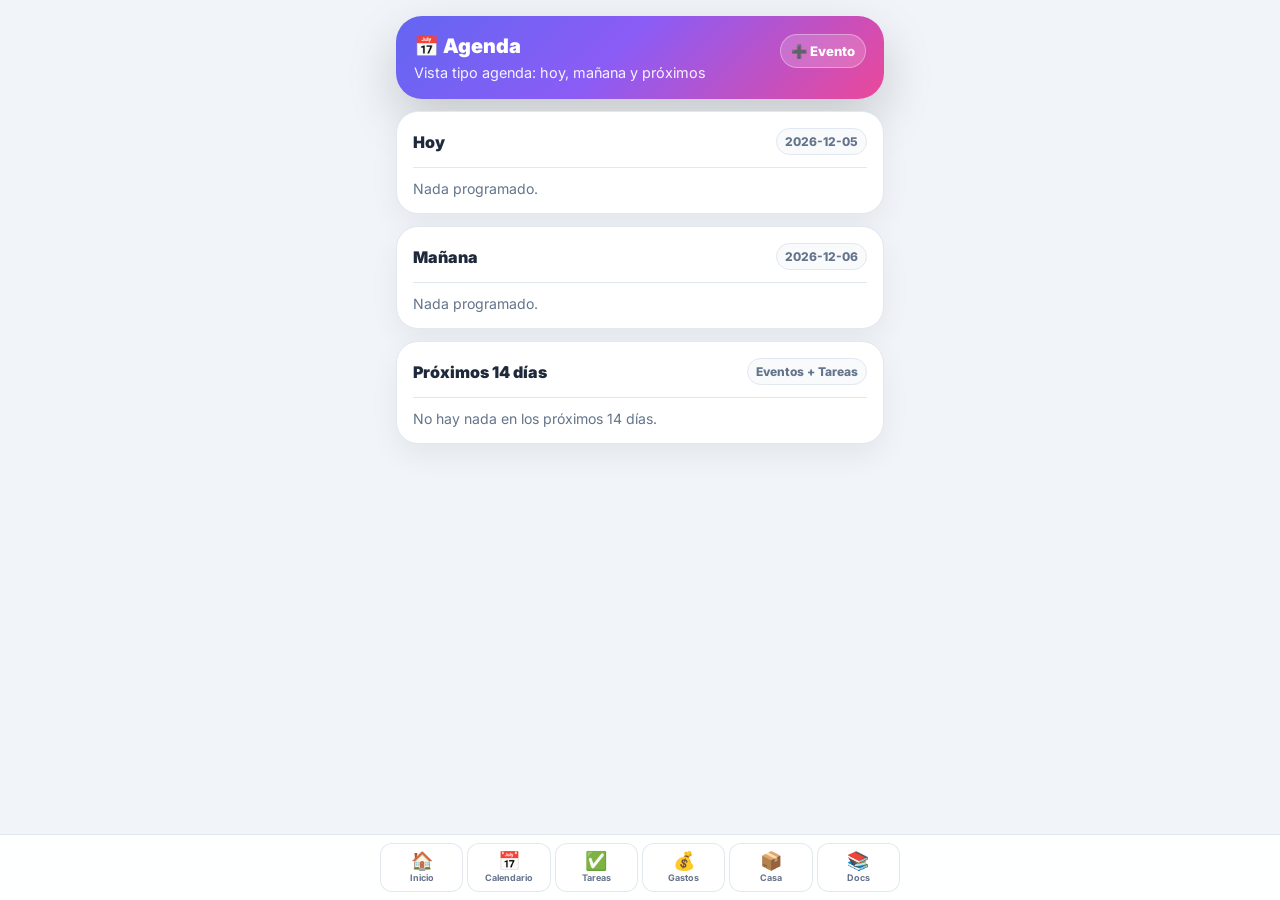
<file: control-familiar/pages/agenda.html>
<!doctype html>
<html lang="es">
<head>
  <meta charset="utf-8" />
  <meta name="viewport" content="width=device-width,initial-scale=1,maximum-scale=1,user-scalable=no" />
  <title>📅 Agenda - Control Familiar</title>
  <link rel="stylesheet" href="../css/app.css" />
  <link rel="stylesheet" href="../css/shell.css" />
  <style>
    .event-type-selector{display:flex;flex-wrap:wrap;gap:6px;margin-bottom:12px}
    .event-type-btn{padding:8px 12px;border:2px solid var(--border);border-radius:10px;background:#fff;cursor:pointer;font-size:.75rem;font-weight:600;transition:all .2s}
    .event-type-btn.active{color:#fff}
    .event-type-btn.medico{border-color:#ef4444}.event-type-btn.medico.active{background:#ef4444}
    .event-type-btn.trabajo{border-color:#3b82f6}.event-type-btn.trabajo.active{background:#3b82f6}
    .event-type-btn.ocio{border-color:#10b981}.event-type-btn.ocio.active{background:#10b981}
    .event-type-btn.cumple{border-color:#f59e0b}.event-type-btn.cumple.active{background:#f59e0b}
    .event-type-btn.familia{border-color:#8b5cf6}.event-type-btn.familia.active{background:#8b5cf6}
    .event-type-btn.otro{border-color:#64748b}.event-type-btn.otro.active{background:#64748b}
    .event-badge{padding:3px 8px;border-radius:6px;font-size:.65rem;font-weight:700;color:#fff}
    .event-badge.medico{background:#ef4444}
    .event-badge.trabajo{background:#3b82f6}
    .event-badge.ocio{background:#10b981}
    .event-badge.cumple{background:#f59e0b}
    .event-badge.familia{background:#8b5cf6}
    .event-badge.otro{background:#64748b}
    .recur-badge{font-size:.6rem;color:var(--muted);margin-left:6px}
  </style>
</head>
<body>
  <div class="container">
    <div class="hero">
      <div class="top">
        <div>
          <div class="hello">📅 Agenda</div>
          <div class="sub">Vista tipo agenda: hoy, mañana y próximos</div>
        </div>
        <div class="pill" id="btnAddEvent" style="cursor:pointer">➕ Evento</div>
      </div>
    </div>

    <div class="card">
      <div class="row" style="justify-content:space-between">
        <div style="font-weight:950">Hoy</div>
        <span class="badge" id="todayBadge">—</span>
      </div>
      <div class="sep"></div>
      <div id="todayList"></div>
    </div>

    <div class="card">
      <div class="row" style="justify-content:space-between">
        <div style="font-weight:950">Mañana</div>
        <span class="badge" id="tomBadge">—</span>
      </div>
      <div class="sep"></div>
      <div id="tomList"></div>
    </div>

    <div class="card">
      <div class="row" style="justify-content:space-between">
        <div style="font-weight:950">Próximos 14 días</div>
        <span class="badge">Eventos + Tareas</span>
      </div>
      <div class="sep"></div>
      <div id="upcoming"></div>
    </div>
  </div>

  <div class="modal" id="eventModal">
    <div class="sheet">
      <div class="row" style="justify-content:space-between">
        <h3>➕ Nuevo evento</h3>
        <button class="btn secondary" style="width:auto;padding:10px 12px;border-radius:14px" id="closeModal">✕</button>
      </div>
      <div class="sep"></div>
      <div class="small" style="margin-bottom:6px">Título</div>
      <input class="input" id="evTitle" placeholder="Ej: Tutoría, cumpleaños, cita médico…" />
      <div class="sep"></div>
      <div class="small" style="margin-bottom:6px">Tipo</div>
      <div class="event-type-selector" id="eventTypeSelector">
        <button type="button" class="event-type-btn medico" onclick="setEventType('medico')">🏥 Médico</button>
        <button type="button" class="event-type-btn trabajo" onclick="setEventType('trabajo')">💼 Trabajo</button>
        <button type="button" class="event-type-btn ocio" onclick="setEventType('ocio')">🎉 Ocio</button>
        <button type="button" class="event-type-btn cumple" onclick="setEventType('cumple')">🎂 Cumple</button>
        <button type="button" class="event-type-btn familia" onclick="setEventType('familia')">👨‍👩‍👧 Familia</button>
        <button type="button" class="event-type-btn otro active" onclick="setEventType('otro')">📌 Otro</button>
      </div>
      <div class="sep"></div>
      <div class="small" style="margin-bottom:6px">Fecha</div>
      <input class="input" type="date" id="evDate" />
      <div class="sep"></div>
      <div class="small" style="margin-bottom:6px">🔁 Repetir</div>
      <select class="input" id="evRecur">
        <option value="">No repetir</option>
        <option value="daily">Cada día</option>
        <option value="weekly">Cada semana</option>
        <option value="monthly">Cada mes</option>
        <option value="yearly">Cada año</option>
      </select>
      <div class="sep"></div>
      <div class="row">
        <button class="btn" id="saveEvent">Guardar</button>
      </div>
    </div>
  </div>

  <script src="../js/cloud_store.js"></script>
  <script src="../js/family_sync_kv.js"></script>
  <script>
  var currentEventType = 'otro';
  
  function setEventType(type) {
    currentEventType = type;
    document.querySelectorAll('.event-type-btn').forEach(function(btn) {
      btn.classList.remove('active');
      if (btn.classList.contains(type)) btn.classList.add('active');
    });
  }
  </script>
  <script src="../js/agenda.js"></script>
  <script src="../js/shell.js"></script>
</body>
</html>
</file>
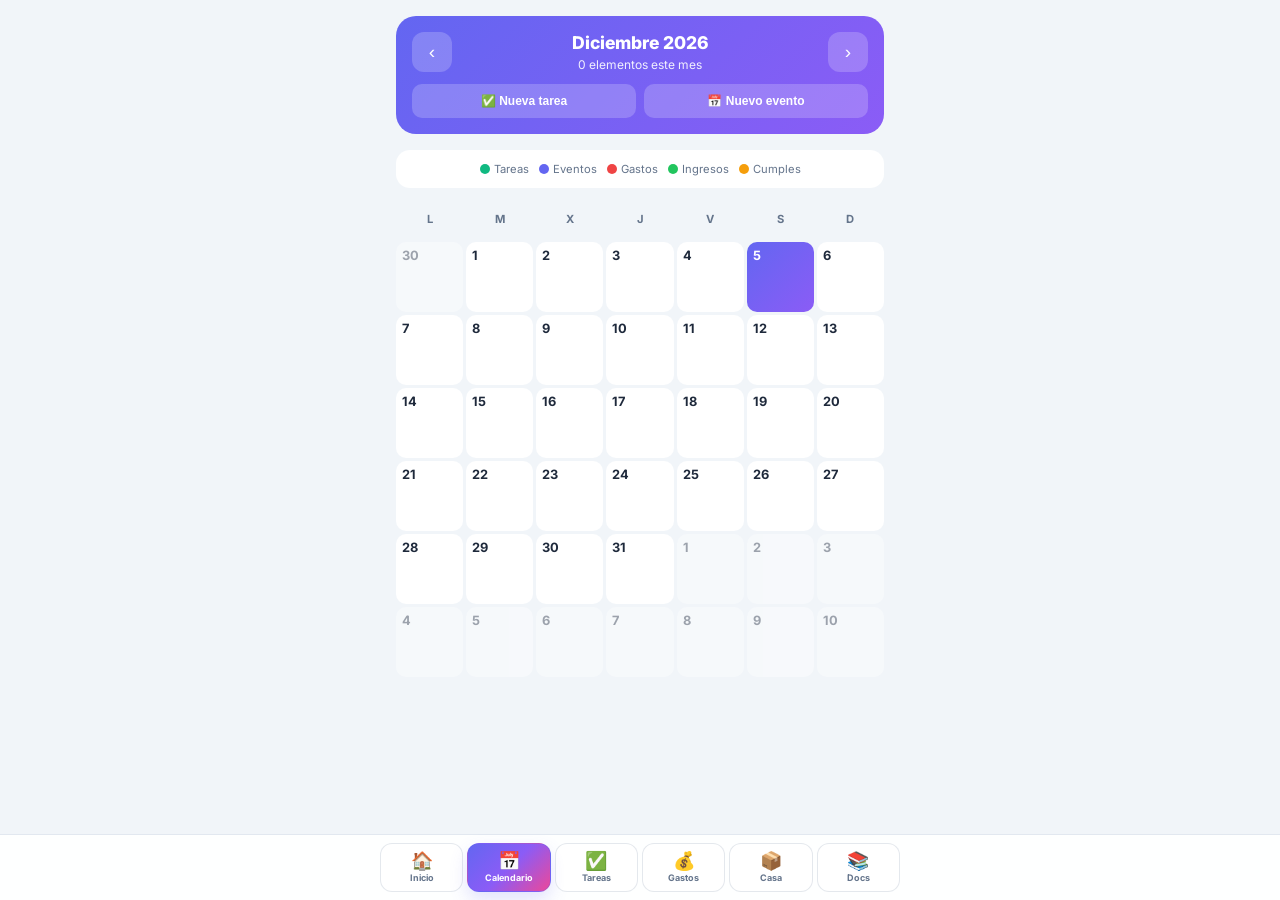
<file: control-familiar/pages/calendario.html>
<!DOCTYPE html>
<html lang="es">
<head>
    <meta charset="UTF-8">
    <meta name="viewport" content="width=device-width,initial-scale=1,maximum-scale=1,user-scalable=no">
    <title>📅 Calendario - Control Familiar</title>
    <link rel="stylesheet" href="../css/shell.css">
    <style>
        @import url('https://fonts.googleapis.com/css2?family=Inter:wght@400;500;600;700;800;900&display=swap');
        *{box-sizing:border-box;margin:0;padding:0}
        :root{
            --primary:#6366f1;--primary2:#8b5cf6;
            --bg:#f1f5f9;--card:#fff;--text:#1e293b;--muted:#64748b;--border:#e2e8f0;
            --task:#10b981;--event:#6366f1;--expense:#ef4444;--birthday:#f59e0b;--income:#22c55e;
        }
        body{font-family:Inter,system-ui,sans-serif;background:var(--bg);color:var(--text);min-height:100vh;padding-bottom:100px}
        .container{max-width:520px;margin:0 auto;padding:16px}
        
        .header{background:linear-gradient(135deg,var(--primary),var(--primary2));border-radius:20px;padding:16px;color:#fff;margin-bottom:16px}
        .header-nav{display:flex;justify-content:space-between;align-items:center}
        .header-btn{background:rgba(255,255,255,.2);border:none;color:#fff;width:40px;height:40px;border-radius:12px;cursor:pointer;font-size:1.2rem}
        .header-title{font-size:1.1rem;font-weight:800;text-align:center}
        .header-sub{font-size:.75rem;opacity:.9;text-align:center;margin-top:4px}
        
        .weekdays{display:grid;grid-template-columns:repeat(7,1fr);gap:2px;margin-bottom:8px}
        .weekday{text-align:center;font-size:.7rem;font-weight:700;color:var(--muted);padding:8px 0}
        
        .calendar{display:grid;grid-template-columns:repeat(7,1fr);gap:3px}
        .day{background:var(--card);border-radius:10px;min-height:70px;padding:6px;cursor:pointer;transition:all .2s;position:relative}
        .day:hover{box-shadow:0 4px 12px rgba(0,0,0,.1)}
        .day.other-month{opacity:.4}
        .day.today{background:linear-gradient(135deg,var(--primary),var(--primary2));color:#fff}
        .day.today .day-num{color:#fff}
        .day.selected{outline:2px solid var(--primary);outline-offset:2px}
        .day-num{font-size:.8rem;font-weight:700;margin-bottom:4px}
        .day-dots{display:flex;flex-wrap:wrap;gap:2px}
        .day-dot{width:6px;height:6px;border-radius:50%}
        .day-dot.task{background:var(--task)}
        .day-dot.event{background:var(--event)}
        .day-dot.expense{background:var(--expense)}
        .day-dot.birthday{background:var(--birthday)}
        .day-dot.income{background:var(--income)}
        .day-count{position:absolute;top:4px;right:4px;background:var(--primary);color:#fff;font-size:.55rem;font-weight:700;padding:2px 5px;border-radius:8px}
        .day.today .day-count{background:rgba(255,255,255,.3)}
        
        .legend{display:flex;flex-wrap:wrap;gap:10px;justify-content:center;padding:12px;background:var(--card);border-radius:14px;margin-bottom:16px}
        .legend-item{display:flex;align-items:center;gap:4px;font-size:.7rem;color:var(--muted)}
        .legend-dot{width:10px;height:10px;border-radius:50%}
        
        .card{background:var(--card);border-radius:18px;padding:16px;margin-bottom:12px;box-shadow:0 4px 15px rgba(0,0,0,.05)}
        .card-header{display:flex;justify-content:space-between;align-items:center;margin-bottom:12px}
        .card-title{font-weight:800;font-size:.95rem}
        .badge{font-size:.7rem;font-weight:700;padding:4px 10px;border-radius:20px;background:var(--bg);color:var(--muted)}
        
        .item{display:flex;align-items:center;gap:10px;padding:10px;background:var(--bg);border-radius:12px;margin-bottom:8px}
        .item:last-child{margin-bottom:0}
        .item-icon{width:36px;height:36px;border-radius:10px;display:flex;align-items:center;justify-content:center;font-size:1rem}
        .item-icon.task{background:#dcfce7;color:var(--task)}
        .item-icon.event{background:#e0e7ff;color:var(--event)}
        .item-icon.expense{background:#fee2e2;color:var(--expense)}
        .item-icon.birthday{background:#fef3c7;color:var(--birthday)}
        .item-icon.income{background:#dcfce7;color:var(--income)}
        .item-info{flex:1;min-width:0}
        .item-title{font-weight:700;font-size:.85rem;white-space:nowrap;overflow:hidden;text-overflow:ellipsis}
        .item-sub{font-size:.7rem;color:var(--muted)}
        .item-badge{font-size:.7rem;font-weight:700;padding:4px 8px;border-radius:8px}
        
        .empty{text-align:center;padding:30px;color:var(--muted)}
        .empty-icon{font-size:2.5rem;margin-bottom:8px}
        
        /* Modal */
        .modal{display:none;position:fixed;inset:0;background:rgba(0,0,0,.5);z-index:100;align-items:center;justify-content:center;padding:20px}
        .modal.active{display:flex}
        .sheet{background:var(--card);border-radius:24px;padding:20px;width:100%;max-width:420px;max-height:80vh;overflow-y:auto;box-shadow:0 25px 50px rgba(0,0,0,.25)}
        .sheet-header{display:flex;justify-content:space-between;align-items:center;margin-bottom:16px}
        .sheet-title{font-weight:900;font-size:1.1rem}
        .sheet-close{width:32px;height:32px;border:none;background:var(--bg);border-radius:50%;cursor:pointer;font-size:1rem}
    </style>
</head>
<body>
    <div class="container">
        <div class="header">
            <div class="header-nav">
                <button class="header-btn" onclick="changeMonth(-1)">‹</button>
                <div>
                    <div class="header-title" id="monthTitle">Enero 2026</div>
                    <div class="header-sub" id="monthSub">12 eventos este mes</div>
                </div>
                <button class="header-btn" onclick="changeMonth(1)">›</button>
            </div>
            <div style="display:flex;gap:8px;margin-top:12px;justify-content:center">
                <button onclick="location.href='tareas.html?action=newTask'" style="flex:1;background:rgba(255,255,255,.2);border:none;color:#fff;padding:10px;border-radius:10px;font-weight:700;font-size:.75rem;cursor:pointer">✅ Nueva tarea</button>
                <button onclick="location.href='agenda.html?action=newEvent'" style="flex:1;background:rgba(255,255,255,.2);border:none;color:#fff;padding:10px;border-radius:10px;font-weight:700;font-size:.75rem;cursor:pointer">📅 Nuevo evento</button>
            </div>
        </div>
        
        <div class="legend">
            <div class="legend-item"><div class="legend-dot" style="background:var(--task)"></div>Tareas</div>
            <div class="legend-item"><div class="legend-dot" style="background:var(--event)"></div>Eventos</div>
            <div class="legend-item"><div class="legend-dot" style="background:var(--expense)"></div>Gastos</div>
            <div class="legend-item"><div class="legend-dot" style="background:var(--income)"></div>Ingresos</div>
            <div class="legend-item"><div class="legend-dot" style="background:var(--birthday)"></div>Cumples</div>
        </div>
        
        <div class="weekdays">
            <div class="weekday">L</div>
            <div class="weekday">M</div>
            <div class="weekday">X</div>
            <div class="weekday">J</div>
            <div class="weekday">V</div>
            <div class="weekday">S</div>
            <div class="weekday">D</div>
        </div>
        
        <div class="calendar" id="calendar"></div>
    </div>
    
    <!-- Modal día -->
    <div class="modal" id="modalDay">
        <div class="sheet">
            <div class="sheet-header">
                <div class="sheet-title" id="dayTitle">📅 5 de Enero</div>
                <button class="sheet-close" onclick="closeModal()">✕</button>
            </div>
            <div id="dayContent"></div>
            <div style="display:flex;gap:8px;margin-top:16px;padding-top:16px;border-top:1px solid var(--border)">
                <button onclick="addTaskForDay()" style="flex:1;background:var(--task);border:none;color:#fff;padding:12px;border-radius:12px;font-weight:700;font-size:.8rem;cursor:pointer">✅ Añadir tarea</button>
                <button onclick="addEventForDay()" style="flex:1;background:var(--event);border:none;color:#fff;padding:12px;border-radius:12px;font-weight:700;font-size:.8rem;cursor:pointer">📅 Añadir evento</button>
            </div>
        </div>
    </div>

<script src="../js/cloud_store.js"></script>
<script>
// ========== DATA ==========
var currentDate = new Date();
var selectedDate = null;

var MONTHS = ['Enero','Febrero','Marzo','Abril','Mayo','Junio','Julio','Agosto','Septiembre','Octubre','Noviembre','Diciembre'];
var WEEKDAYS = ['Domingo','Lunes','Martes','Miércoles','Jueves','Viernes','Sábado'];

function loadAllData() {
    var data = {
        tasks: [],
        events: [],
        transactions: [],
        birthdays: []
    };
    
    try {
        // Tareas, Eventos y cumpleaños de home_data
        var homeRaw = localStorage.getItem('home_data');
        if (homeRaw) {
            var home = JSON.parse(homeRaw);
            data.tasks = home.tasks || [];
            data.events = home.events || [];
            data.birthdays = home.birthdays || [];
        }
    } catch(e) { console.log('Error loading home_data:', e); }
    
    try {
        // Gastos
        var gastosRaw = localStorage.getItem('gastos_familia_v2');
        if (gastosRaw) {
            var gastos = JSON.parse(gastosRaw);
            data.transactions = gastos.transactions || [];
        }
    } catch(e) { console.log('Error loading gastos:', e); }
    
    return data;
}

function getDateKey(d) {
    return d.getFullYear() + '-' + String(d.getMonth()+1).padStart(2,'0') + '-' + String(d.getDate()).padStart(2,'0');
}

function getItemsForDate(dateKey, data) {
    var items = [];
    var date = new Date(dateKey);
    
    // Tareas
    data.tasks.forEach(function(t) {
        if (t.date === dateKey) {
            items.push({
                type: 'task',
                id: t.id,
                icon: '✅',
                title: t.name,
                sub: t.done ? 'Completada' : 'Pendiente',
                done: t.done
            });
        }
    });
    
    // Eventos
    data.events.forEach(function(e) {
        if (e.date === dateKey) {
            items.push({
                type: 'event',
                id: e.id,
                icon: '📅',
                title: e.name,
                sub: e.type ? e.type.charAt(0).toUpperCase() + e.type.slice(1) : 'Evento',
                done: e.done
            });
        }
        // Eventos recurrentes
        if (e.recur) {
            var evDate = new Date(e.date);
            if (e.recur === 'daily' || 
                (e.recur === 'weekly' && evDate.getDay() === date.getDay()) ||
                (e.recur === 'monthly' && evDate.getDate() === date.getDate()) ||
                (e.recur === 'yearly' && evDate.getMonth() === date.getMonth() && evDate.getDate() === date.getDate())) {
                if (e.date !== dateKey) {
                    items.push({
                        type: 'event',
                        id: e.id,
                        icon: '🔁',
                        title: e.name,
                        sub: 'Recurrente',
                        done: false
                    });
                }
            }
        }
    });
    
    // Transacciones
    data.transactions.forEach(function(t) {
        if (t.date === dateKey) {
            if (t.type === 'expense') {
                items.push({
                    type: 'expense',
                    icon: '💸',
                    title: t.desc || 'Gasto',
                    sub: '-' + t.amount.toFixed(2) + '€',
                    amount: t.amount
                });
            } else if (t.type === 'income') {
                items.push({
                    type: 'income',
                    icon: '💰',
                    title: t.desc || 'Ingreso',
                    sub: '+' + t.amount.toFixed(2) + '€',
                    amount: t.amount
                });
            }
        }
    });
    
    // Cumpleaños
    data.birthdays.forEach(function(b) {
        if (b.date) {
            var parts = b.date.split('-');
            var bMonth = parseInt(parts[0]);
            var bDay = parseInt(parts[1]);
            if (date.getMonth() + 1 === bMonth && date.getDate() === bDay) {
                var age = date.getFullYear() - (parseInt(parts[2]) || date.getFullYear());
                items.push({
                    type: 'birthday',
                    icon: '🎂',
                    title: b.name,
                    sub: age > 0 ? 'Cumple ' + age + ' años' : '¡Feliz cumpleaños!'
                });
            }
        }
    });
    
    return items;
}

function renderCalendar() {
    var data = loadAllData();
    var year = currentDate.getFullYear();
    var month = currentDate.getMonth();
    
    // Título
    document.getElementById('monthTitle').textContent = MONTHS[month] + ' ' + year;
    
    // Primer día del mes
    var firstDay = new Date(year, month, 1);
    var lastDay = new Date(year, month + 1, 0);
    var startDay = firstDay.getDay() === 0 ? 6 : firstDay.getDay() - 1; // Lunes = 0
    
    // Contar items del mes
    var monthKey = year + '-' + String(month+1).padStart(2,'0');
    var monthItems = 0;
    for (var d = 1; d <= lastDay.getDate(); d++) {
        var dk = monthKey + '-' + String(d).padStart(2,'0');
        monthItems += getItemsForDate(dk, data).length;
    }
    document.getElementById('monthSub').textContent = monthItems + ' elementos este mes';
    
    // Generar días
    var html = '';
    var today = new Date();
    var todayKey = getDateKey(today);
    
    // Días del mes anterior
    var prevMonth = new Date(year, month, 0);
    for (var i = startDay - 1; i >= 0; i--) {
        var dayNum = prevMonth.getDate() - i;
        html += '<div class="day other-month"><div class="day-num">' + dayNum + '</div></div>';
    }
    
    // Días del mes actual
    for (var d = 1; d <= lastDay.getDate(); d++) {
        var dateKey = monthKey + '-' + String(d).padStart(2,'0');
        var items = getItemsForDate(dateKey, data);
        var isToday = dateKey === todayKey;
        
        html += '<div class="day' + (isToday ? ' today' : '') + '" onclick="openDay(\'' + dateKey + '\')">';
        html += '<div class="day-num">' + d + '</div>';
        
        if (items.length > 0) {
            if (items.length > 3) {
                html += '<span class="day-count">' + items.length + '</span>';
            }
            html += '<div class="day-dots">';
            var types = {};
            items.forEach(function(it) { types[it.type] = true; });
            Object.keys(types).slice(0, 4).forEach(function(type) {
                html += '<div class="day-dot ' + type + '"></div>';
            });
            html += '</div>';
        }
        html += '</div>';
    }
    
    // Días del mes siguiente
    var remaining = 42 - (startDay + lastDay.getDate());
    for (var i = 1; i <= remaining; i++) {
        html += '<div class="day other-month"><div class="day-num">' + i + '</div></div>';
    }
    
    document.getElementById('calendar').innerHTML = html;
}

function changeMonth(dir) {
    currentDate.setMonth(currentDate.getMonth() + dir);
    renderCalendar();
}

function openDay(dateKey) {
    selectedDate = dateKey;
    var data = loadAllData();
    var items = getItemsForDate(dateKey, data);
    var date = new Date(dateKey);
    
    document.getElementById('dayTitle').textContent = '📅 ' + date.getDate() + ' de ' + MONTHS[date.getMonth()];
    
    if (items.length === 0) {
        document.getElementById('dayContent').innerHTML = '<div class="empty"><div class="empty-icon">📭</div><div>No hay nada este día</div></div>';
    } else {
        var html = '';
        items.forEach(function(item) {
            var canDelete = (item.type === 'event' || item.type === 'task') && item.id;
            html += '<div class="item" style="position:relative">';
            html += '<div class="item-icon ' + item.type + '">' + item.icon + '</div>';
            html += '<div class="item-info">';
            html += '<div class="item-title"' + (item.done ? ' style="text-decoration:line-through;opacity:.7"' : '') + '>' + escHtml(item.title) + '</div>';
            html += '<div class="item-sub">' + escHtml(item.sub) + '</div>';
            html += '</div>';
            if (item.type === 'expense') {
                html += '<span class="item-badge" style="background:#fee2e2;color:#ef4444">' + item.sub + '</span>';
            } else if (item.type === 'income') {
                html += '<span class="item-badge" style="background:#dcfce7;color:#22c55e">' + item.sub + '</span>';
            }
            if (canDelete) {
                html += '<button onclick="deleteItem(\'' + item.type + '\',' + item.id + ')" style="background:#fee2e2;color:#ef4444;border:none;width:32px;height:32px;border-radius:8px;cursor:pointer;font-size:.9rem;margin-left:8px">🗑️</button>';
            }
            html += '</div>';
        });
        document.getElementById('dayContent').innerHTML = html;
    }
    
    document.getElementById('modalDay').classList.add('active');
}

function deleteItem(type, id) {
    if (!confirm('¿Eliminar este elemento?')) return;
    
    try {
        var homeRaw = localStorage.getItem('home_data');
        if (homeRaw) {
            var home = JSON.parse(homeRaw);
            if (type === 'event') {
                home.events = (home.events || []).filter(function(e) { return e.id !== id; });
            } else if (type === 'task') {
                home.tasks = (home.tasks || []).filter(function(t) { return t.id !== id; });
            }
            localStorage.setItem('home_data', JSON.stringify(home));
            
            // Sync if available
            if (window.CloudStore) {
                CloudStore.syncCasa();
            }
        }
    } catch(e) { console.log('Error deleting:', e); }
    
    // Refresh
    openDay(selectedDate);
    renderCalendar();
}

function closeModal() {
    document.getElementById('modalDay').classList.remove('active');
}

function addTaskForDay() {
    if (selectedDate) {
        location.href = 'tareas.html?action=newTask&date=' + selectedDate;
    }
}

function addEventForDay() {
    if (selectedDate) {
        location.href = 'agenda.html?action=newEvent&date=' + selectedDate;
    }
}

function escHtml(s) {
    return String(s || '').replace(/[&<>"']/g, function(m) {
        return {'&':'&amp;','<':'&lt;','>':'&gt;','"':'&quot;',"'":'&#39;'}[m];
    });
}

// Click outside modal
document.getElementById('modalDay').addEventListener('click', function(e) {
    if (e.target === this) closeModal();
});

// Init
renderCalendar();

// Cargar datos de la nube
setTimeout(function() {
    if (window.CloudStore) {
        Promise.all([
            CloudStore.loadCasa(),
            CloudStore.loadGastos(),
            CloudStore.loadTareas()
        ]).then(function() {
            renderCalendar();
        });
    }
}, 500);
</script>
<script src="../js/shell.js"></script>
</body>
</html>
</file>
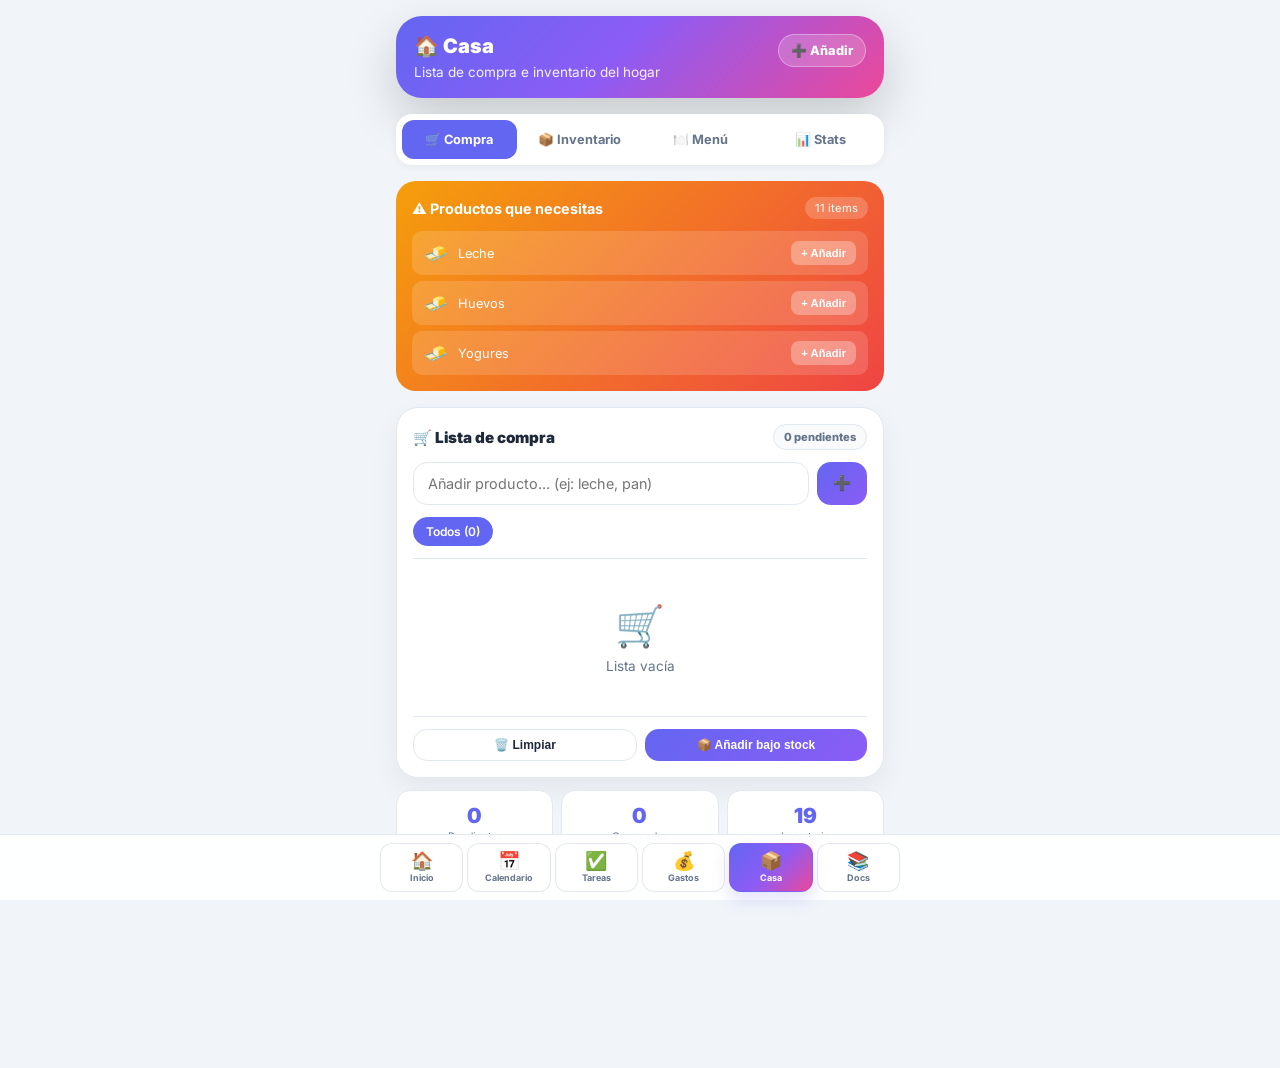
<file: control-familiar/pages/casa.html>
<!DOCTYPE html>
<html lang="es">
<head>
    <meta charset="UTF-8">
    <meta name="viewport" content="width=device-width,initial-scale=1,maximum-scale=1,user-scalable=no">
    <title>🏠 Casa - Control Familiar</title>
    <link rel="stylesheet" href="../css/shell.css">
    <style>
        @import url('https://fonts.googleapis.com/css2?family=Inter:wght@400;500;600;700;800;900&display=swap');
        *{box-sizing:border-box;margin:0;padding:0}
        :root{
            --primary:#6366f1;--primary2:#8b5cf6;--pink:#ec4899;
            --bg:#f1f5f9;--card:#fff;--text:#1e293b;--muted:#64748b;--border:#e2e8f0;
            --green:#10b981;--red:#ef4444;--orange:#f59e0b;--blue:#0ea5e9;
        }
        body{font-family:Inter,system-ui,sans-serif;background:var(--bg);color:var(--text);min-height:100vh;padding-bottom:100px}
        .container{max-width:520px;margin:0 auto;padding:16px}
        .hero{border-radius:26px;padding:18px;color:#fff;background:linear-gradient(135deg,var(--primary) 0%,var(--primary2) 45%,var(--pink) 100%);box-shadow:0 20px 50px rgba(0,0,0,.18);margin-bottom:16px}
        .hero .top{display:flex;justify-content:space-between;gap:12px;align-items:flex-start}
        .hero .hello{font-weight:900;font-size:1.25rem}
        .hero .sub{opacity:.92;margin-top:6px;font-size:.85rem}
        .pill{border:1px solid rgba(255,255,255,.35);background:rgba(255,255,255,.18);color:#fff;border-radius:999px;padding:8px 12px;font-weight:800;font-size:.8rem;cursor:pointer}
        .tabs{display:flex;gap:6px;margin-bottom:16px;background:var(--card);padding:6px;border-radius:16px;box-shadow:0 2px 8px rgba(0,0,0,0.05)}
        .tab{flex:1;padding:12px 8px;border:none;background:transparent;border-radius:12px;font-family:inherit;font-weight:700;font-size:.8rem;cursor:pointer;color:var(--muted);transition:all .2s}
        .tab.active{background:var(--primary);color:#fff}
        .card{background:var(--card);border:1px solid var(--border);border-radius:22px;padding:16px;margin-bottom:12px;box-shadow:0 12px 30px rgba(2,6,23,.06)}
        .card-header{display:flex;justify-content:space-between;align-items:center;margin-bottom:12px}
        .card-title{font-weight:900;font-size:.95rem}
        .badge{font-size:.7rem;font-weight:800;color:var(--muted);background:#f8fafc;border:1px solid var(--border);padding:5px 10px;border-radius:999px}
        .badge.alert{background:#fef2f2;color:var(--red);border-color:#fecaca}
        .sep{height:1px;background:var(--border);margin:12px 0}
        .small{color:var(--muted);font-size:.82rem}
        .input-row{display:flex;gap:8px;margin-bottom:12px}
        .input{flex:1;padding:12px 14px;border-radius:14px;border:1px solid var(--border);font-family:inherit;font-size:.9rem;outline:none;background:#fff}
        .input:focus{border-color:var(--primary)}
        .btn{border:none;border-radius:14px;padding:12px 16px;font-weight:800;cursor:pointer;background:linear-gradient(135deg,var(--primary),var(--primary2));color:#fff;font-size:.9rem}
        .btn.secondary{background:var(--card);color:var(--text);border:1px solid var(--border)}
        .btn.small{padding:8px 12px;font-size:.75rem}
        .btn.danger{background:var(--red)}
        .shop-item{display:flex;align-items:center;gap:10px;padding:12px 0;border-bottom:1px solid var(--border)}
        .shop-item:last-child{border-bottom:none}
        .shop-check{width:32px;height:32px;border-radius:10px;border:2px solid var(--border);display:flex;align-items:center;justify-content:center;cursor:pointer;font-weight:900;font-size:.9rem;transition:all .2s}
        .shop-check:hover{border-color:var(--primary)}
        .shop-item.done .shop-check{background:var(--green);border-color:var(--green);color:#fff}
        .shop-item.done .shop-name{text-decoration:line-through;opacity:.6}
        .shop-info{flex:1;min-width:0}
        .shop-name{font-weight:700;font-size:.9rem;white-space:nowrap;overflow:hidden;text-overflow:ellipsis}
        .shop-meta{font-size:.7rem;color:var(--muted);display:flex;gap:6px;align-items:center;margin-top:2px}
        .shop-cat{background:var(--bg);padding:2px 6px;border-radius:4px;font-weight:600}
        .shop-qty{font-weight:800;color:var(--primary);min-width:24px;text-align:center}
        .shop-actions{display:flex;gap:4px}
        .shop-btn{width:28px;height:28px;border:none;border-radius:8px;background:var(--bg);cursor:pointer;font-size:.8rem}
        .shop-btn:hover{background:var(--border)}
        .inv-categories{display:grid;grid-template-columns:repeat(3,1fr);gap:8px;margin-bottom:16px}
        .inv-cat{background:var(--card);border:2px solid var(--border);border-radius:16px;padding:14px 10px;text-align:center;cursor:pointer;transition:all .2s}
        .inv-cat:hover{border-color:var(--primary)}
        .inv-cat.active{border-color:var(--primary);background:linear-gradient(135deg,rgba(99,102,241,.1),rgba(139,92,246,.1))}
        .inv-cat-icon{font-size:1.8rem;margin-bottom:4px}
        .inv-cat-name{font-weight:700;font-size:.75rem;color:var(--text)}
        .inv-cat-count{font-size:.65rem;color:var(--muted);margin-top:2px}
        .inv-cat-alert{display:inline-block;width:8px;height:8px;background:var(--red);border-radius:50%;margin-left:4px}
        .inv-item{display:flex;align-items:center;gap:10px;padding:12px;background:var(--bg);border-radius:14px;margin-bottom:8px}
        .inv-item.low{border-left:3px solid var(--orange)}
        .inv-item.out{border-left:3px solid var(--red);background:#fef2f2}
        .inv-icon{font-size:1.5rem;width:40px;text-align:center}
        .inv-info{flex:1;min-width:0}
        .inv-name{font-weight:700;font-size:.85rem}
        .inv-stock{font-size:.7rem;color:var(--muted);margin-top:2px}
        .inv-stock .low{color:var(--orange);font-weight:700}
        .inv-stock .out{color:var(--red);font-weight:700}
        .inv-controls{display:flex;align-items:center;gap:6px}
        .inv-qty{font-weight:900;font-size:1.1rem;min-width:30px;text-align:center}
        .inv-btn{width:32px;height:32px;border:none;border-radius:10px;background:var(--card);border:1px solid var(--border);cursor:pointer;font-size:1rem;font-weight:700}
        .inv-btn:hover{background:var(--border)}
        .inv-btn.add{background:var(--green);color:#fff;border:none}
        .inv-btn.remove{background:var(--red);color:#fff;border:none}
        .alerts-section{background:linear-gradient(135deg,var(--orange),var(--red));border-radius:20px;padding:16px;margin-bottom:16px;color:#fff}
        .alerts-header{display:flex;justify-content:space-between;align-items:center;margin-bottom:12px}
        .alerts-title{font-weight:700;font-size:.9rem}
        .alerts-badge{background:rgba(255,255,255,.2);padding:4px 10px;border-radius:20px;font-size:.7rem}
        /* Menu styles */
        .menu-day{background:var(--card);border-radius:16px;padding:14px;margin-bottom:10px;border:1px solid var(--border)}
        .menu-day.today{border-color:var(--primary);border-width:2px}
        .menu-day-header{display:flex;justify-content:space-between;align-items:center;margin-bottom:10px}
        .menu-day-name{font-weight:800;font-size:.9rem}
        .menu-day-date{font-size:.7rem;color:var(--muted)}
        .menu-meals{display:grid;gap:8px}
        .menu-meal{display:flex;align-items:center;gap:8px;padding:8px 10px;background:var(--bg);border-radius:10px;cursor:pointer}
        .menu-meal:hover{background:var(--border)}
        .menu-meal-icon{font-size:1.1rem}
        .menu-meal-type{font-size:.65rem;color:var(--muted);font-weight:600;min-width:60px}
        .menu-meal-text{flex:1;font-size:.8rem;font-weight:600;color:var(--text)}
        .menu-meal-text.empty{color:var(--muted);font-style:italic}
        .menu-nav{display:flex;gap:8px;margin-bottom:16px;align-items:center;justify-content:center}
        .menu-nav-btn{width:36px;height:36px;border:none;background:var(--card);border-radius:10px;cursor:pointer;font-size:1rem}
        .menu-nav-week{font-weight:800;font-size:.9rem;min-width:150px;text-align:center}
        .alert-item{background:rgba(255,255,255,.15);border-radius:10px;padding:10px 12px;margin-bottom:6px;display:flex;align-items:center;gap:10px;font-size:.8rem}
        .alert-item:last-child{margin-bottom:0}
        .alert-item-icon{font-size:1.2rem}
        .alert-item-text{flex:1}
        .alert-item-btn{background:rgba(255,255,255,.3);border:none;color:#fff;padding:6px 10px;border-radius:8px;font-size:.7rem;font-weight:700;cursor:pointer}
        .modal{position:fixed;inset:0;background:rgba(2,6,23,.55);display:none;align-items:center;justify-content:center;z-index:9998;padding:20px}
        .modal.active{display:flex}
        .sheet{width:100%;max-width:520px;background:#fff;border-radius:24px;padding:20px;border:1px solid var(--border);max-height:85vh;overflow-y:auto;box-shadow:0 25px 50px rgba(0,0,0,.25)}
        .sheet-header{display:flex;justify-content:space-between;align-items:center;margin-bottom:16px}
        .sheet-title{font-size:1.1rem;font-weight:900}
        .sheet-close{width:36px;height:36px;border:none;background:var(--bg);border-radius:12px;cursor:pointer;font-size:1rem}
        .form-group{margin-bottom:14px}
        .form-label{display:block;font-size:.75rem;font-weight:700;color:var(--muted);margin-bottom:6px}
        .form-input{width:100%;padding:14px;border:2px solid var(--border);border-radius:14px;font-family:inherit;font-size:1rem}
        .form-input:focus{outline:none;border-color:var(--primary)}
        .form-row{display:grid;grid-template-columns:1fr 1fr;gap:10px}
        .cat-grid{display:grid;grid-template-columns:repeat(3,1fr);gap:8px}
        .cat-opt{padding:12px 8px;border:2px solid var(--border);border-radius:12px;text-align:center;cursor:pointer;transition:all .2s}
        .cat-opt:hover{border-color:var(--primary)}
        .cat-opt.selected{border-color:var(--primary);background:var(--primary);color:#fff}
        .cat-opt-icon{font-size:1.3rem;margin-bottom:2px}
        .cat-opt-name{font-size:.65rem;font-weight:700}
        .empty{text-align:center;padding:30px;color:var(--muted)}
        .empty-icon{font-size:2.5rem;margin-bottom:8px}
        .empty-text{font-size:.85rem}
        .stats-bar{display:flex;gap:8px;margin-bottom:16px}
        .stat-box{flex:1;background:var(--card);border-radius:14px;padding:12px;text-align:center;border:1px solid var(--border)}
        .stat-val{font-size:1.3rem;font-weight:900;color:var(--primary)}
        .stat-label{font-size:.65rem;color:var(--muted);margin-top:2px}
        .quick-cats{display:flex;gap:6px;flex-wrap:wrap;margin-bottom:12px}
        .quick-cat{padding:6px 12px;background:var(--bg);border-radius:20px;font-size:.75rem;font-weight:600;cursor:pointer;border:1px solid var(--border)}
        .quick-cat:hover{background:var(--border)}
        .quick-cat.active{background:var(--primary);color:#fff;border-color:var(--primary)}
    </style>
</head>
<body>
    <div class="container">
        <div class="hero">
            <div class="top">
                <div>
                    <div class="hello">🏠 Casa</div>
                    <div class="sub">Lista de compra e inventario del hogar</div>
                </div>
                <div class="pill" onclick="openModal('addProduct')">➕ Añadir</div>
            </div>
        </div>
        
        <div class="tabs">
            <button class="tab active" onclick="showTab('shopping')">🛒 Compra</button>
            <button class="tab" onclick="showTab('inventory')">📦 Inventario</button>
            <button class="tab" onclick="showTab('menu')">🍽️ Menú</button>
            <button class="tab" onclick="showTab('stats')">📊 Stats</button>
        </div>
        
        <div class="alerts-section" id="alertsBanner" style="display:none">
            <div class="alerts-header">
                <span class="alerts-title">⚠️ Productos que necesitas</span>
                <span class="alerts-badge" id="alertsCount">0 items</span>
            </div>
            <div id="alertsList"></div>
        </div>
        
        <div class="tab-content" id="tabShopping">
            <div class="card">
                <div class="card-header">
                    <div class="card-title">🛒 Lista de compra</div>
                    <span class="badge" id="shopPendBadge">0 pendientes</span>
                </div>
                <div class="input-row">
                    <input class="input" id="shopInput" placeholder="Añadir producto... (ej: leche, pan)">
                    <button class="btn" onclick="addToShoppingList()">➕</button>
                </div>
                <div class="quick-cats" id="shopFilterCats"></div>
                <div class="sep"></div>
                <div id="shopList"></div>
                <div class="sep"></div>
                <div style="display:flex;gap:8px">
                    <button class="btn secondary small" style="flex:1" onclick="clearCompleted()">🗑️ Limpiar</button>
                    <button class="btn small" style="flex:1" onclick="addAllLowStock()">📦 Añadir bajo stock</button>
                </div>
            </div>
            <div class="stats-bar">
                <div class="stat-box"><div class="stat-val" id="statPending">0</div><div class="stat-label">Pendientes</div></div>
                <div class="stat-box"><div class="stat-val" id="statCompleted">0</div><div class="stat-label">Comprados</div></div>
                <div class="stat-box"><div class="stat-val" id="statInventory">0</div><div class="stat-label">Inventario</div></div>
            </div>
        </div>
        
        <div class="tab-content" id="tabInventory" style="display:none">
            <div class="inv-categories" id="invCategories"></div>
            <div class="card">
                <div class="card-header">
                    <div class="card-title" id="invCatTitle">📦 Todo el inventario</div>
                    <span class="badge" id="invCatCount">0 productos</span>
                </div>
                <div class="input-row">
                    <input class="input" id="invSearch" placeholder="Buscar producto..." oninput="filterInventory()">
                    <button class="btn" onclick="openModal('addProduct')">➕</button>
                </div>
                <div class="sep"></div>
                <div id="invList"></div>
            </div>
        </div>
        
        <div class="tab-content" id="tabMenu" style="display:none">
            <div class="menu-nav">
                <button class="menu-nav-btn" onclick="changeWeek(-1)">‹</button>
                <span class="menu-nav-week" id="menuWeekLabel">Esta semana</span>
                <button class="menu-nav-btn" onclick="changeWeek(1)">›</button>
            </div>
            <div id="menuDays"></div>
        </div>
        
        <div class="tab-content" id="tabStats" style="display:none">
            <!-- Resumen general -->
            <div class="card" style="background:linear-gradient(135deg,#6366f1,#8b5cf6);color:#fff">
                <div class="card-header">
                    <div class="card-title" style="color:#fff">📊 Resumen del hogar</div>
                </div>
                <div style="display:grid;grid-template-columns:repeat(3,1fr);gap:10px;margin-top:8px">
                    <div style="text-align:center">
                        <div style="font-size:1.8rem;font-weight:800" id="statTotalProducts">0</div>
                        <div style="font-size:.7rem;opacity:.9">Productos</div>
                    </div>
                    <div style="text-align:center">
                        <div style="font-size:1.8rem;font-weight:800" id="statLowStock">0</div>
                        <div style="font-size:.7rem;opacity:.9">Bajo stock</div>
                    </div>
                    <div style="text-align:center">
                        <div style="font-size:1.8rem;font-weight:800" id="statPendingShop">0</div>
                        <div style="font-size:.7rem;opacity:.9">Por comprar</div>
                    </div>
                </div>
            </div>
            
            <!-- Stock por categoría -->
            <div class="card">
                <div class="card-header">
                    <div class="card-title">📦 Stock por categoría</div>
                </div>
                <div id="statsByCategory"></div>
            </div>
            
            <!-- Alertas -->
            <div class="card">
                <div class="card-header">
                    <div class="card-title">⚠️ Alertas</div>
                    <span class="badge alert" id="alertsTotalBadge">0</span>
                </div>
                <div id="alertsSummary"></div>
            </div>
            
            <!-- Productos más comprados (historial) -->
            <div class="card">
                <div class="card-header">
                    <div class="card-title">🔄 Más repuestos</div>
                </div>
                <div class="small" style="margin-bottom:8px">Productos que añades más a la lista</div>
                <div id="mostBought"></div>
            </div>
        </div>
    </div>
    
    <div class="modal" id="modalAddProduct">
        <div class="sheet">
            <div class="sheet-header">
                <div class="sheet-title" id="modalProductTitle">➕ Añadir producto</div>
                <button class="sheet-close" onclick="closeModal('addProduct')">✕</button>
            </div>
            <div class="form-group">
                <label class="form-label">Nombre del producto</label>
                <input class="form-input" id="prodName" placeholder="Ej: Leche, Papel higiénico...">
            </div>
            <div class="form-group">
                <label class="form-label">Categoría</label>
                <div class="cat-grid" id="prodCatSelector"></div>
            </div>
            <div class="form-row">
                <div class="form-group">
                    <label class="form-label">Stock actual</label>
                    <input type="number" class="form-input" id="prodStock" placeholder="0" min="0">
                </div>
                <div class="form-group">
                    <label class="form-label">Stock mínimo</label>
                    <input type="number" class="form-input" id="prodMin" placeholder="1" min="0">
                </div>
            </div>
            <div class="form-row">
                <div class="form-group">
                    <label class="form-label">Unidad</label>
                    <select class="form-input" id="prodUnit">
                        <option value="uds">Unidades</option>
                        <option value="kg">Kilogramos</option>
                        <option value="L">Litros</option>
                        <option value="g">Gramos</option>
                        <option value="packs">Packs</option>
                        <option value="rollos">Rollos</option>
                    </select>
                </div>
                <div class="form-group">
                    <label class="form-label">Caducidad</label>
                    <input type="date" class="form-input" id="prodExpiry">
                </div>
            </div>
            <div class="form-group">
                <label style="display:flex;align-items:center;gap:8px;cursor:pointer">
                    <input type="checkbox" id="prodAutoAdd" checked>
                    <span class="small">Auto-añadir a compra cuando baje del mínimo</span>
                </label>
            </div>
            <button class="btn" style="width:100%;margin-top:10px" onclick="saveProduct()">💾 Guardar</button>
            <button class="btn secondary" style="width:100%;margin-top:8px" onclick="closeModal('addProduct')">Cancelar</button>
            <input type="hidden" id="prodEditId">
        </div>
    </div>

    <!-- Modal Editar Comida -->
    <div class="modal" id="modalMeal">
        <div class="sheet">
            <div class="sheet-header">
                <div class="sheet-title" id="mealModalTitle">🍽️ Editar comida</div>
                <button class="sheet-close" onclick="closeModal('meal')">✕</button>
            </div>
            <div class="form-group">
                <label class="form-label" id="mealModalLabel">¿Qué vas a comer?</label>
                <input class="form-input" id="mealInput" placeholder="Ej: Pasta con tomate, Ensalada...">
            </div>
            <div class="form-group">
                <label class="form-label">Sugerencias rápidas</label>
                <div style="display:flex;flex-wrap:wrap;gap:6px">
                    <span class="badge" style="cursor:pointer" onclick="setMealQuick('Pasta')">🍝 Pasta</span>
                    <span class="badge" style="cursor:pointer" onclick="setMealQuick('Arroz')">🍚 Arroz</span>
                    <span class="badge" style="cursor:pointer" onclick="setMealQuick('Ensalada')">🥗 Ensalada</span>
                    <span class="badge" style="cursor:pointer" onclick="setMealQuick('Pollo')">🍗 Pollo</span>
                    <span class="badge" style="cursor:pointer" onclick="setMealQuick('Pescado')">🐟 Pescado</span>
                    <span class="badge" style="cursor:pointer" onclick="setMealQuick('Pizza')">🍕 Pizza</span>
                    <span class="badge" style="cursor:pointer" onclick="setMealQuick('Sopa')">🍲 Sopa</span>
                    <span class="badge" style="cursor:pointer" onclick="setMealQuick('Bocadillo')">🥪 Bocadillo</span>
                </div>
            </div>
            <button class="btn" style="width:100%;margin-top:10px" onclick="saveMeal()">💾 Guardar</button>
            <button class="btn secondary" style="width:100%;margin-top:8px" onclick="clearMeal()">🗑️ Borrar</button>
            <input type="hidden" id="mealDate">
            <input type="hidden" id="mealType">
        </div>
    </div>

<script src="../js/cloud_store.js"></script>
<script>
var CATEGORIES = [
    {id:'fridge', name:'Nevera', icon:'🧈'},
    {id:'pantry', name:'Despensa', icon:'🍝'},
    {id:'freezer', name:'Congelador', icon:'🥶'},
    {id:'cleaning', name:'Limpieza', icon:'🧹'},
    {id:'bathroom', name:'Baño', icon:'🚿'},
    {id:'other', name:'Otros', icon:'🛒'}
];

var DATA = {inventory: [], shoppingList: []};

var DEFAULT_INVENTORY = [
    {id:1, name:'Leche', category:'fridge', stock:2, minStock:2, unit:'L', autoAdd:true},
    {id:2, name:'Huevos', category:'fridge', stock:6, minStock:6, unit:'uds', autoAdd:true},
    {id:3, name:'Yogures', category:'fridge', stock:4, minStock:4, unit:'uds', autoAdd:true},
    {id:4, name:'Queso', category:'fridge', stock:1, minStock:1, unit:'uds', autoAdd:true},
    {id:5, name:'Arroz', category:'pantry', stock:1, minStock:1, unit:'kg', autoAdd:true},
    {id:6, name:'Pasta', category:'pantry', stock:3, minStock:2, unit:'packs', autoAdd:true},
    {id:7, name:'Aceite oliva', category:'pantry', stock:1, minStock:1, unit:'L', autoAdd:true},
    {id:8, name:'Tomate frito', category:'pantry', stock:2, minStock:2, unit:'uds', autoAdd:true},
    {id:9, name:'Atún latas', category:'pantry', stock:4, minStock:3, unit:'uds', autoAdd:true},
    {id:10, name:'Pan molde', category:'pantry', stock:1, minStock:1, unit:'uds', autoAdd:true},
    {id:11, name:'Pollo', category:'freezer', stock:2, minStock:1, unit:'uds', autoAdd:true},
    {id:12, name:'Verduras congeladas', category:'freezer', stock:2, minStock:1, unit:'uds', autoAdd:true},
    {id:13, name:'Lavavajillas', category:'cleaning', stock:1, minStock:1, unit:'uds', autoAdd:true},
    {id:14, name:'Fregasuelos', category:'cleaning', stock:1, minStock:1, unit:'uds', autoAdd:true},
    {id:15, name:'Papel higiénico', category:'bathroom', stock:8, minStock:4, unit:'rollos', autoAdd:true},
    {id:16, name:'Jabón manos', category:'bathroom', stock:2, minStock:1, unit:'uds', autoAdd:true},
    {id:17, name:'Champú', category:'bathroom', stock:1, minStock:1, unit:'uds', autoAdd:true},
    {id:18, name:'Pasta dientes', category:'bathroom', stock:2, minStock:1, unit:'uds', autoAdd:true},
    {id:19, name:'Pilas', category:'other', stock:4, minStock:2, unit:'uds', autoAdd:true}
];

try {
    var saved = localStorage.getItem('home_data');
    if (saved) {
        var parsed = JSON.parse(saved);
        DATA.shoppingList = parsed.shoppingList || [];
        DATA.inventory = parsed.inventory || DEFAULT_INVENTORY;
        DATA.menuByDate = parsed.menuByDate || {};
    } else {
        DATA.inventory = DEFAULT_INVENTORY;
        DATA.menuByDate = {};
    }
} catch(e) { DATA.inventory = DEFAULT_INVENTORY; DATA.menuByDate = {}; }

function saveData() {
    var homeData = {};
    try { homeData = JSON.parse(localStorage.getItem('home_data') || '{}'); } catch(e) {}
    homeData.shoppingList = DATA.shoppingList;
    homeData.inventory = DATA.inventory;
    homeData.menuByDate = DATA.menuByDate;
    localStorage.setItem('home_data', JSON.stringify(homeData));
}

var currentTab = 'shopping';
var currentInvCategory = 'all';
var currentShopFilter = 'all';

function showTab(tab) {
    currentTab = tab;
    document.querySelectorAll('.tab').forEach(function(t, i) {
        t.classList.toggle('active', (tab === 'shopping' && i === 0) || (tab === 'inventory' && i === 1) || (tab === 'menu' && i === 2) || (tab === 'stats' && i === 3));
    });
    document.getElementById('tabShopping').style.display = tab === 'shopping' ? 'block' : 'none';
    document.getElementById('tabInventory').style.display = tab === 'inventory' ? 'block' : 'none';
    document.getElementById('tabMenu').style.display = tab === 'menu' ? 'block' : 'none';
    document.getElementById('tabStats').style.display = tab === 'stats' ? 'block' : 'none';
    if (tab === 'inventory') renderInventory();
    if (tab === 'menu') renderMenu();
    if (tab === 'stats') renderStats();
}

function renderShoppingList() {
    var pending = DATA.shoppingList.filter(function(i) { return !i.done; });
    var completed = DATA.shoppingList.filter(function(i) { return i.done; });
    
    if (currentShopFilter !== 'all') {
        pending = pending.filter(function(i) { return i.category === currentShopFilter; });
        completed = completed.filter(function(i) { return i.category === currentShopFilter; });
    }
    
    document.getElementById('shopPendBadge').textContent = pending.length + ' pendientes';
    document.getElementById('statPending').textContent = DATA.shoppingList.filter(function(i){return !i.done;}).length;
    document.getElementById('statCompleted').textContent = DATA.shoppingList.filter(function(i){return i.done;}).length;
    document.getElementById('statInventory').textContent = DATA.inventory.length;
    
    var html = '';
    if (pending.length === 0 && completed.length === 0) {
        html = '<div class="empty"><div class="empty-icon">🛒</div><div class="empty-text">Lista vacía</div></div>';
    } else {
        pending.forEach(function(item) {
            var cat = CATEGORIES.find(function(c){return c.id === item.category;}) || CATEGORIES[5];
            html += '<div class="shop-item" data-id="' + item.id + '"><div class="shop-check" onclick="toggleShopItem(' + item.id + ')">○</div><div class="shop-info"><div class="shop-name">' + esc(item.name) + '</div><div class="shop-meta"><span class="shop-cat">' + cat.icon + ' ' + cat.name + '</span></div></div><div class="shop-qty">' + item.qty + '</div><div class="shop-actions"><button class="shop-btn" onclick="changeShopQty(' + item.id + ',-1)">−</button><button class="shop-btn" onclick="changeShopQty(' + item.id + ',1)">+</button><button class="shop-btn" onclick="removeShopItem(' + item.id + ')">🗑️</button></div></div>';
        });
        if (completed.length > 0) {
            html += '<div class="sep"></div><div class="small" style="margin-bottom:8px">✅ Comprados</div>';
            completed.forEach(function(item) {
                var cat = CATEGORIES.find(function(c){return c.id === item.category;}) || CATEGORIES[5];
                html += '<div class="shop-item done" data-id="' + item.id + '"><div class="shop-check" onclick="toggleShopItem(' + item.id + ')">✓</div><div class="shop-info"><div class="shop-name">' + esc(item.name) + '</div><div class="shop-meta"><span class="shop-cat">' + cat.icon + '</span></div></div><div class="shop-qty">' + item.qty + '</div><div class="shop-actions"><button class="shop-btn" onclick="removeShopItem(' + item.id + ')">🗑️</button></div></div>';
            });
        }
    }
    document.getElementById('shopList').innerHTML = html;
    
    var catCounts = {};
    DATA.shoppingList.forEach(function(item) { catCounts[item.category] = (catCounts[item.category] || 0) + 1; });
    var filterHtml = '<span class="quick-cat ' + (currentShopFilter === 'all' ? 'active' : '') + '" onclick="filterShop(\'all\')">Todos (' + DATA.shoppingList.length + ')</span>';
    CATEGORIES.forEach(function(cat) {
        if (catCounts[cat.id]) filterHtml += '<span class="quick-cat ' + (currentShopFilter === cat.id ? 'active' : '') + '" onclick="filterShop(\'' + cat.id + '\')">' + cat.icon + ' ' + catCounts[cat.id] + '</span>';
    });
    document.getElementById('shopFilterCats').innerHTML = filterHtml;
}

function addToShoppingList() {
    var input = document.getElementById('shopInput');
    var name = input.value.trim();
    if (!name) return;
    var existing = DATA.shoppingList.find(function(i) { return i.name.toLowerCase() === name.toLowerCase() && !i.done; });
    if (existing) { existing.qty++; }
    else {
        var invItem = DATA.inventory.find(function(i) { return i.name.toLowerCase() === name.toLowerCase(); });
        DATA.shoppingList.push({ id: Date.now(), name: name, qty: 1, category: invItem ? invItem.category : 'other', done: false });
    }
    input.value = '';
    saveData();
    renderShoppingList();
    checkAndShowAlerts();
}

function toggleShopItem(id) {
    var item = DATA.shoppingList.find(function(i) { return i.id === id; });
    if (item) {
        item.done = !item.done;
        if (item.done) {
            var invItem = DATA.inventory.find(function(i) { return i.name.toLowerCase() === item.name.toLowerCase(); });
            if (invItem) invItem.stock += item.qty;
        }
        saveData();
        renderShoppingList();
        checkAndShowAlerts();
    }
}

function changeShopQty(id, delta) {
    var item = DATA.shoppingList.find(function(i) { return i.id === id; });
    if (item) { item.qty = Math.max(1, item.qty + delta); saveData(); renderShoppingList(); }
}

function removeShopItem(id) {
    DATA.shoppingList = DATA.shoppingList.filter(function(i) { return i.id !== id; });
    saveData();
    renderShoppingList();
    checkAndShowAlerts();
}

function clearCompleted() {
    DATA.shoppingList = DATA.shoppingList.filter(function(i) { return !i.done; });
    saveData();
    renderShoppingList();
}

function filterShop(cat) { currentShopFilter = cat; renderShoppingList(); }

function addAllLowStock() {
    var lowItems = DATA.inventory.filter(function(i) { return i.stock <= i.minStock && i.autoAdd; });
    var added = 0;
    lowItems.forEach(function(inv) {
        var existing = DATA.shoppingList.find(function(s) { return s.name.toLowerCase() === inv.name.toLowerCase() && !s.done; });
        if (!existing) {
            DATA.shoppingList.push({ id: Date.now() + Math.random(), name: inv.name, qty: Math.max(1, inv.minStock - inv.stock + 1), category: inv.category, done: false });
            added++;
        }
    });
    if (added > 0) { saveData(); renderShoppingList(); alert('✅ ' + added + ' productos añadidos'); }
    else alert('ℹ️ No hay productos por debajo del mínimo');
}

function renderInventory() {
    var catHtml = '<div class="inv-cat ' + (currentInvCategory === 'all' ? 'active' : '') + '" onclick="selectInvCategory(\'all\')"><div class="inv-cat-icon">📦</div><div class="inv-cat-name">Todo</div><div class="inv-cat-count">' + DATA.inventory.length + '</div></div>';
    CATEGORIES.forEach(function(cat) {
        var items = DATA.inventory.filter(function(i) { return i.category === cat.id; });
        var hasAlert = items.some(function(i) { return i.stock <= i.minStock; });
        catHtml += '<div class="inv-cat ' + (currentInvCategory === cat.id ? 'active' : '') + '" onclick="selectInvCategory(\'' + cat.id + '\')"><div class="inv-cat-icon">' + cat.icon + '</div><div class="inv-cat-name">' + cat.name + (hasAlert ? '<span class="inv-cat-alert"></span>' : '') + '</div><div class="inv-cat-count">' + items.length + '</div></div>';
    });
    document.getElementById('invCategories').innerHTML = catHtml;
    
    var items = DATA.inventory;
    if (currentInvCategory !== 'all') items = items.filter(function(i) { return i.category === currentInvCategory; });
    var search = document.getElementById('invSearch').value.toLowerCase();
    if (search) items = items.filter(function(i) { return i.name.toLowerCase().includes(search); });
    
    var cat = CATEGORIES.find(function(c) { return c.id === currentInvCategory; });
    document.getElementById('invCatTitle').textContent = currentInvCategory === 'all' ? '📦 Todo' : cat.icon + ' ' + cat.name;
    document.getElementById('invCatCount').textContent = items.length + ' productos';
    
    var html = '';
    if (items.length === 0) html = '<div class="empty"><div class="empty-icon">📦</div><div class="empty-text">No hay productos</div></div>';
    else {
        items.forEach(function(item) {
            var isLow = item.stock > 0 && item.stock <= item.minStock;
            var isOut = item.stock === 0;
            var statusClass = isOut ? 'out' : (isLow ? 'low' : '');
            var statusText = isOut ? '<span class="out">Agotado</span>' : (isLow ? '<span class="low">Bajo</span>' : 'OK');
            var catIcon = CATEGORIES.find(function(c){return c.id === item.category;})?.icon || '📦';
            html += '<div class="inv-item ' + statusClass + '"><div class="inv-icon">' + catIcon + '</div><div class="inv-info"><div class="inv-name">' + esc(item.name) + '</div><div class="inv-stock">' + statusText + ' · Mín: ' + item.minStock + '</div></div><div class="inv-controls"><button class="inv-btn remove" onclick="changeStock(' + item.id + ',-1)">−</button><span class="inv-qty">' + item.stock + '</span><button class="inv-btn add" onclick="changeStock(' + item.id + ',1)">+</button></div><button class="shop-btn" onclick="editProduct(' + item.id + ')" style="margin-left:4px">✏️</button></div>';
        });
    }
    document.getElementById('invList').innerHTML = html;
}

function selectInvCategory(cat) { currentInvCategory = cat; renderInventory(); }
function filterInventory() { renderInventory(); }

function changeStock(id, delta) {
    var item = DATA.inventory.find(function(i) { return i.id === id; });
    if (item) {
        item.stock = Math.max(0, item.stock + delta);
        if (item.stock <= item.minStock && item.autoAdd) {
            var existing = DATA.shoppingList.find(function(s) { return s.name.toLowerCase() === item.name.toLowerCase() && !s.done; });
            if (!existing) DATA.shoppingList.push({ id: Date.now(), name: item.name, qty: 1, category: item.category, done: false });
        }
        saveData();
        renderInventory();
        renderShoppingList();
        checkAndShowAlerts();
    }
}

function renderAlerts() {
    var lowStock = DATA.inventory.filter(function(i) { return i.stock > 0 && i.stock <= i.minStock; });
    var outStock = DATA.inventory.filter(function(i) { return i.stock === 0; });
    var today = new Date();
    var weekFromNow = new Date(today.getTime() + 7 * 24 * 60 * 60 * 1000);
    var expiring = DATA.inventory.filter(function(i) {
        if (!i.expiry) return false;
        var exp = new Date(i.expiry);
        return exp <= weekFromNow && exp >= today;
    });
    
    document.getElementById('lowStockBadge').textContent = lowStock.length;
    document.getElementById('outStockBadge').textContent = outStock.length;
    document.getElementById('expiringBadge').textContent = expiring.length;
    
    var html = lowStock.length === 0 ? '<div class="empty"><div class="empty-text">✅ Todo OK</div></div>' : '';
    lowStock.forEach(function(item) {
        var cat = CATEGORIES.find(function(c){return c.id === item.category;}) || CATEGORIES[5];
        html += '<div class="inv-item low"><div class="inv-icon">' + cat.icon + '</div><div class="inv-info"><div class="inv-name">' + esc(item.name) + '</div><div class="inv-stock">Stock: ' + item.stock + ' / Mín: ' + item.minStock + '</div></div><button class="btn small" onclick="quickAddToShop(\'' + esc(item.name) + '\',\'' + item.category + '\')">🛒</button></div>';
    });
    document.getElementById('lowStockList').innerHTML = html;
    
    html = outStock.length === 0 ? '<div class="empty"><div class="empty-text">✅ Nada agotado</div></div>' : '';
    outStock.forEach(function(item) {
        var cat = CATEGORIES.find(function(c){return c.id === item.category;}) || CATEGORIES[5];
        html += '<div class="inv-item out"><div class="inv-icon">' + cat.icon + '</div><div class="inv-info"><div class="inv-name">' + esc(item.name) + '</div><div class="inv-stock"><span class="out">Agotado</span></div></div><button class="btn small danger" onclick="quickAddToShop(\'' + esc(item.name) + '\',\'' + item.category + '\')">🛒</button></div>';
    });
    document.getElementById('outStockList').innerHTML = html;
    
    html = expiring.length === 0 ? '<div class="empty"><div class="empty-text">✅ Nada por caducar</div></div>' : '';
    expiring.forEach(function(item) {
        var cat = CATEGORIES.find(function(c){return c.id === item.category;}) || CATEGORIES[5];
        var daysLeft = Math.ceil((new Date(item.expiry) - today) / (24 * 60 * 60 * 1000));
        html += '<div class="inv-item"><div class="inv-icon">' + cat.icon + '</div><div class="inv-info"><div class="inv-name">' + esc(item.name) + '</div><div class="inv-stock">Caduca en ' + daysLeft + ' días</div></div></div>';
    });
    document.getElementById('expiringList').innerHTML = html;
}

function checkAndShowAlerts() {
    var lowStock = DATA.inventory.filter(function(i) { return i.stock <= i.minStock; });
    var banner = document.getElementById('alertsBanner');
    if (lowStock.length > 0 && currentTab === 'shopping') {
        banner.style.display = 'block';
        document.getElementById('alertsCount').textContent = lowStock.length + ' items';
        var html = '';
        lowStock.slice(0, 3).forEach(function(item) {
            var cat = CATEGORIES.find(function(c){return c.id === item.category;}) || CATEGORIES[5];
            html += '<div class="alert-item"><div class="alert-item-icon">' + cat.icon + '</div><div class="alert-item-text">' + esc(item.name) + '</div><button class="alert-item-btn" onclick="quickAddToShop(\'' + esc(item.name) + '\',\'' + item.category + '\')">+ Añadir</button></div>';
        });
        document.getElementById('alertsList').innerHTML = html;
    } else banner.style.display = 'none';
}

function quickAddToShop(name, category) {
    var existing = DATA.shoppingList.find(function(s) { return s.name.toLowerCase() === name.toLowerCase() && !s.done; });
    if (existing) existing.qty++;
    else DATA.shoppingList.push({ id: Date.now(), name: name, qty: 1, category: category, done: false });
    saveData();
    renderShoppingList();
    checkAndShowAlerts();
    if (currentTab === 'alerts') renderAlerts();
}

function openModal(name) {
    document.getElementById('modal' + name.charAt(0).toUpperCase() + name.slice(1)).classList.add('active');
    if (name === 'addProduct') {
        document.getElementById('modalProductTitle').textContent = '➕ Añadir producto';
        document.getElementById('prodName').value = '';
        document.getElementById('prodStock').value = '';
        document.getElementById('prodMin').value = '1';
        document.getElementById('prodUnit').value = 'uds';
        document.getElementById('prodExpiry').value = '';
        document.getElementById('prodAutoAdd').checked = true;
        document.getElementById('prodEditId').value = '';
        renderCatSelector();
    }
}

function closeModal(name) { document.getElementById('modal' + name.charAt(0).toUpperCase() + name.slice(1)).classList.remove('active'); }

function renderCatSelector() {
    var html = '';
    CATEGORIES.forEach(function(c) { html += '<div class="cat-opt" data-cat="' + c.id + '" onclick="selectProdCat(\'' + c.id + '\')"><div class="cat-opt-icon">' + c.icon + '</div><div class="cat-opt-name">' + c.name + '</div></div>'; });
    document.getElementById('prodCatSelector').innerHTML = html;
}

function selectProdCat(cat) { document.querySelectorAll('#prodCatSelector .cat-opt').forEach(function(el) { el.classList.toggle('selected', el.dataset.cat === cat); }); }

function saveProduct() {
    var name = document.getElementById('prodName').value.trim();
    var catEl = document.querySelector('#prodCatSelector .cat-opt.selected');
    var stock = parseInt(document.getElementById('prodStock').value) || 0;
    var minStock = parseInt(document.getElementById('prodMin').value) || 1;
    var unit = document.getElementById('prodUnit').value;
    var expiry = document.getElementById('prodExpiry').value || null;
    var autoAdd = document.getElementById('prodAutoAdd').checked;
    var editId = document.getElementById('prodEditId').value;
    
    if (!name) { alert('Introduce un nombre'); return; }
    if (!catEl) { alert('Selecciona una categoría'); return; }
    
    if (editId) {
        var item = DATA.inventory.find(function(i) { return i.id === parseInt(editId); });
        if (item) { item.name = name; item.category = catEl.dataset.cat; item.stock = stock; item.minStock = minStock; item.unit = unit; item.expiry = expiry; item.autoAdd = autoAdd; }
    } else {
        DATA.inventory.push({ id: Date.now(), name: name, category: catEl.dataset.cat, stock: stock, minStock: minStock, unit: unit, expiry: expiry, autoAdd: autoAdd });
    }
    
    if (stock <= minStock && autoAdd) {
        var existing = DATA.shoppingList.find(function(s) { return s.name.toLowerCase() === name.toLowerCase() && !s.done; });
        if (!existing) DATA.shoppingList.push({ id: Date.now() + 1, name: name, qty: 1, category: catEl.dataset.cat, done: false });
    }
    
    saveData();
    closeModal('addProduct');
    renderInventory();
    renderShoppingList();
    checkAndShowAlerts();
}

function editProduct(id) {
    var item = DATA.inventory.find(function(i) { return i.id === id; });
    if (!item) return;
    openModal('addProduct');
    document.getElementById('modalProductTitle').textContent = '✏️ Editar producto';
    document.getElementById('prodName').value = item.name;
    document.getElementById('prodStock').value = item.stock;
    document.getElementById('prodMin').value = item.minStock;
    document.getElementById('prodUnit').value = item.unit;
    document.getElementById('prodExpiry').value = item.expiry || '';
    document.getElementById('prodAutoAdd').checked = item.autoAdd;
    document.getElementById('prodEditId').value = id;
    setTimeout(function() { selectProdCat(item.category); }, 100);
}

function esc(str) { return String(str || '').replace(/[&<>"']/g, function(m) { return {'&':'&amp;','<':'&lt;','>':'&gt;','"':'&quot;',"'":'&#39;'}[m]; }); }

document.getElementById('shopInput').addEventListener('keydown', function(e) { if (e.key === 'Enter') addToShoppingList(); });
document.querySelectorAll('.modal').forEach(function(m) { m.addEventListener('click', function(e) { if (e.target === m) m.classList.remove('active'); }); });

// ========== MENÚ SEMANAL ==========
var menuWeekOffset = 0;
var MEALS = [
    {id: 'desayuno', name: 'Desayuno', icon: '☕'},
    {id: 'comida', name: 'Comida', icon: '🍽️'},
    {id: 'merienda', name: 'Merienda', icon: '🍪'},
    {id: 'cena', name: 'Cena', icon: '🌙'}
];
var DAYS = ['Domingo', 'Lunes', 'Martes', 'Miércoles', 'Jueves', 'Viernes', 'Sábado'];

function getWeekDates(offset) {
    var today = new Date();
    var start = new Date(today);
    start.setDate(today.getDate() - today.getDay() + 1 + (offset * 7)); // Lunes de la semana
    var dates = [];
    for (var i = 0; i < 7; i++) {
        var d = new Date(start);
        d.setDate(start.getDate() + i);
        dates.push(d);
    }
    return dates;
}

function dateKey(d) {
    return d.getFullYear() + '-' + String(d.getMonth()+1).padStart(2,'0') + '-' + String(d.getDate()).padStart(2,'0');
}

function isToday(d) {
    var today = new Date();
    return d.getDate() === today.getDate() && d.getMonth() === today.getMonth() && d.getFullYear() === today.getFullYear();
}

function changeWeek(dir) {
    menuWeekOffset += dir;
    renderMenu();
}

function renderMenu() {
    var dates = getWeekDates(menuWeekOffset);
    
    // Update week label
    var startDate = dates[0];
    var endDate = dates[6];
    var label = menuWeekOffset === 0 ? 'Esta semana' : 
                menuWeekOffset === 1 ? 'Próxima semana' : 
                menuWeekOffset === -1 ? 'Semana pasada' :
                startDate.getDate() + ' - ' + endDate.getDate() + ' ' + startDate.toLocaleDateString('es-ES', {month: 'short'});
    document.getElementById('menuWeekLabel').textContent = label;
    
    // Load menu data
    var menuData = DATA.menuByDate || {};
    
    var html = '';
    dates.forEach(function(d) {
        var key = dateKey(d);
        var dayMenu = menuData[key] || {};
        var dayName = DAYS[d.getDay()];
        var dayDate = d.getDate() + '/' + (d.getMonth()+1);
        var todayClass = isToday(d) ? ' today' : '';
        
        html += '<div class="menu-day' + todayClass + '">';
        html += '<div class="menu-day-header">';
        html += '<span class="menu-day-name">' + dayName + (isToday(d) ? ' (Hoy)' : '') + '</span>';
        html += '<span class="menu-day-date">' + dayDate + '</span>';
        html += '</div>';
        html += '<div class="menu-meals">';
        
        MEALS.forEach(function(meal) {
            var text = dayMenu[meal.id] || '';
            var textClass = text ? '' : ' empty';
            var displayText = text || 'Sin planificar';
            html += '<div class="menu-meal" onclick="openMealModal(\'' + key + '\',\'' + meal.id + '\')">';
            html += '<span class="menu-meal-icon">' + meal.icon + '</span>';
            html += '<span class="menu-meal-type">' + meal.name + '</span>';
            html += '<span class="menu-meal-text' + textClass + '">' + esc(displayText) + '</span>';
            html += '</div>';
        });
        
        html += '</div></div>';
    });
    
    document.getElementById('menuDays').innerHTML = html;
}

function openMealModal(date, type) {
    var meal = MEALS.find(function(m) { return m.id === type; });
    var menuData = DATA.menuByDate || {};
    var dayMenu = menuData[date] || {};
    var current = dayMenu[type] || '';
    
    document.getElementById('mealModalTitle').textContent = meal.icon + ' ' + meal.name;
    document.getElementById('mealModalLabel').textContent = '¿Qué ' + meal.name.toLowerCase() + ' para el ' + date + '?';
    document.getElementById('mealInput').value = current;
    document.getElementById('mealDate').value = date;
    document.getElementById('mealType').value = type;
    
    document.getElementById('modalMeal').classList.add('active');
    setTimeout(function() { document.getElementById('mealInput').focus(); }, 100);
}

function setMealQuick(text) {
    document.getElementById('mealInput').value = text;
}

function saveMeal() {
    var date = document.getElementById('mealDate').value;
    var type = document.getElementById('mealType').value;
    var text = document.getElementById('mealInput').value.trim();
    
    DATA.menuByDate = DATA.menuByDate || {};
    DATA.menuByDate[date] = DATA.menuByDate[date] || {};
    DATA.menuByDate[date][type] = text;
    
    saveData();
    closeModal('meal');
    renderMenu();
}

function clearMeal() {
    var date = document.getElementById('mealDate').value;
    var type = document.getElementById('mealType').value;
    
    if (DATA.menuByDate && DATA.menuByDate[date]) {
        delete DATA.menuByDate[date][type];
    }
    
    saveData();
    closeModal('meal');
    renderMenu();
}

// ========== ESTADÍSTICAS ==========
function renderStats() {
    var inv = DATA.inventory || [];
    var shop = DATA.shoppingList || [];
    
    // Resumen general
    var totalProducts = inv.length;
    var lowStock = inv.filter(function(p) { return p.stock <= p.minStock && p.stock > 0; }).length;
    var outStock = inv.filter(function(p) { return p.stock === 0; }).length;
    var pendingShop = shop.filter(function(s) { return !s.done; }).length;
    
    document.getElementById('statTotalProducts').textContent = totalProducts;
    document.getElementById('statLowStock').textContent = lowStock + outStock;
    document.getElementById('statPendingShop').textContent = pendingShop;
    document.getElementById('alertsTotalBadge').textContent = lowStock + outStock;
    
    // Stock por categoría
    var catStats = {};
    inv.forEach(function(p) {
        var cat = p.category || 'other';
        if (!catStats[cat]) catStats[cat] = {total: 0, low: 0, ok: 0};
        catStats[cat].total++;
        if (p.stock <= p.minStock) catStats[cat].low++;
        else catStats[cat].ok++;
    });
    
    var catHtml = '';
    Object.keys(catStats).forEach(function(catId) {
        var cat = CATEGORIES.find(function(c) { return c.id === catId; }) || {icon: '📦', name: catId};
        var stat = catStats[catId];
        var pct = stat.total > 0 ? Math.round((stat.ok / stat.total) * 100) : 0;
        var color = pct >= 80 ? '#10b981' : pct >= 50 ? '#f59e0b' : '#ef4444';
        
        catHtml += '<div style="display:flex;align-items:center;gap:10px;padding:10px 0;border-bottom:1px solid var(--border)">';
        catHtml += '<div style="font-size:1.5rem">' + cat.icon + '</div>';
        catHtml += '<div style="flex:1">';
        catHtml += '<div style="font-weight:700;font-size:.85rem">' + cat.name + '</div>';
        catHtml += '<div style="height:6px;background:var(--bg);border-radius:3px;margin-top:4px;overflow:hidden">';
        catHtml += '<div style="height:100%;width:' + pct + '%;background:' + color + ';border-radius:3px"></div>';
        catHtml += '</div></div>';
        catHtml += '<div style="text-align:right">';
        catHtml += '<div style="font-weight:800;color:' + color + '">' + pct + '%</div>';
        catHtml += '<div style="font-size:.65rem;color:var(--muted)">' + stat.ok + '/' + stat.total + ' OK</div>';
        catHtml += '</div></div>';
    });
    document.getElementById('statsByCategory').innerHTML = catHtml || '<div class="small">No hay productos</div>';
    
    // Alertas resumen
    var alertHtml = '';
    if (outStock > 0) {
        alertHtml += '<div style="display:flex;align-items:center;gap:8px;padding:8px;background:#fef2f2;border-radius:10px;margin-bottom:6px">';
        alertHtml += '<span style="font-size:1.2rem">🚫</span>';
        alertHtml += '<span style="flex:1;font-weight:600;color:#ef4444">' + outStock + ' productos agotados</span>';
        alertHtml += '</div>';
    }
    if (lowStock > 0) {
        alertHtml += '<div style="display:flex;align-items:center;gap:8px;padding:8px;background:#fffbeb;border-radius:10px;margin-bottom:6px">';
        alertHtml += '<span style="font-size:1.2rem">⚠️</span>';
        alertHtml += '<span style="flex:1;font-weight:600;color:#f59e0b">' + lowStock + ' productos bajo mínimo</span>';
        alertHtml += '</div>';
    }
    
    // Productos por caducar
    var today = new Date();
    var expiring = inv.filter(function(p) {
        if (!p.expiry) return false;
        var exp = new Date(p.expiry);
        var diff = (exp - today) / (1000*60*60*24);
        return diff >= 0 && diff <= 7;
    });
    if (expiring.length > 0) {
        alertHtml += '<div style="display:flex;align-items:center;gap:8px;padding:8px;background:#fef3c7;border-radius:10px">';
        alertHtml += '<span style="font-size:1.2rem">📅</span>';
        alertHtml += '<span style="flex:1;font-weight:600;color:#d97706">' + expiring.length + ' por caducar (7 días)</span>';
        alertHtml += '</div>';
    }
    
    if (!alertHtml) alertHtml = '<div class="small" style="text-align:center;padding:16px">¡Todo en orden! ✨</div>';
    document.getElementById('alertsSummary').innerHTML = alertHtml;
    
    // Productos más comprados (simulado con historial de compras)
    var buyCount = {};
    shop.forEach(function(s) {
        var name = s.name.toLowerCase();
        buyCount[name] = (buyCount[name] || 0) + 1;
    });
    
    var topBought = Object.keys(buyCount).map(function(name) {
        return {name: name, count: buyCount[name]};
    }).sort(function(a,b) { return b.count - a.count; }).slice(0, 5);
    
    var boughtHtml = '';
    if (topBought.length > 0) {
        topBought.forEach(function(item, i) {
            boughtHtml += '<div style="display:flex;align-items:center;gap:10px;padding:8px 0;border-bottom:1px solid var(--border)">';
            boughtHtml += '<div style="width:24px;height:24px;background:var(--primary);color:#fff;border-radius:50%;display:flex;align-items:center;justify-content:center;font-size:.7rem;font-weight:700">' + (i+1) + '</div>';
            boughtHtml += '<div style="flex:1;font-weight:600;text-transform:capitalize">' + esc(item.name) + '</div>';
            boughtHtml += '<div style="font-weight:800;color:var(--primary)">' + item.count + 'x</div>';
            boughtHtml += '</div>';
        });
    } else {
        boughtHtml = '<div class="small" style="text-align:center;padding:16px">Aún no hay historial</div>';
    }
    document.getElementById('mostBought').innerHTML = boughtHtml;
}

renderShoppingList();
checkAndShowAlerts();

// ========== AUTO-SYNC ==========
var originalSaveData = saveData;
saveData = function() {
    originalSaveData();
    if (window.CloudStore) CloudStore.syncCasa();
};

// Cargar de la nube al inicio
setTimeout(function() {
    if (window.CloudStore) {
        CloudStore.loadCasa().then(function(data) {
            if (data) {
                if (data.inventory) DATA.inventory = data.inventory;
                if (data.shoppingList) DATA.shoppingList = data.shoppingList;
                if (data.menuByDate) DATA.menuByDate = data.menuByDate;
                renderShoppingList();
                checkAndShowAlerts();
            }
        });
    }
}, 500);
</script>
<script src="../js/shell.js"></script>
</body>
</html>
</file>
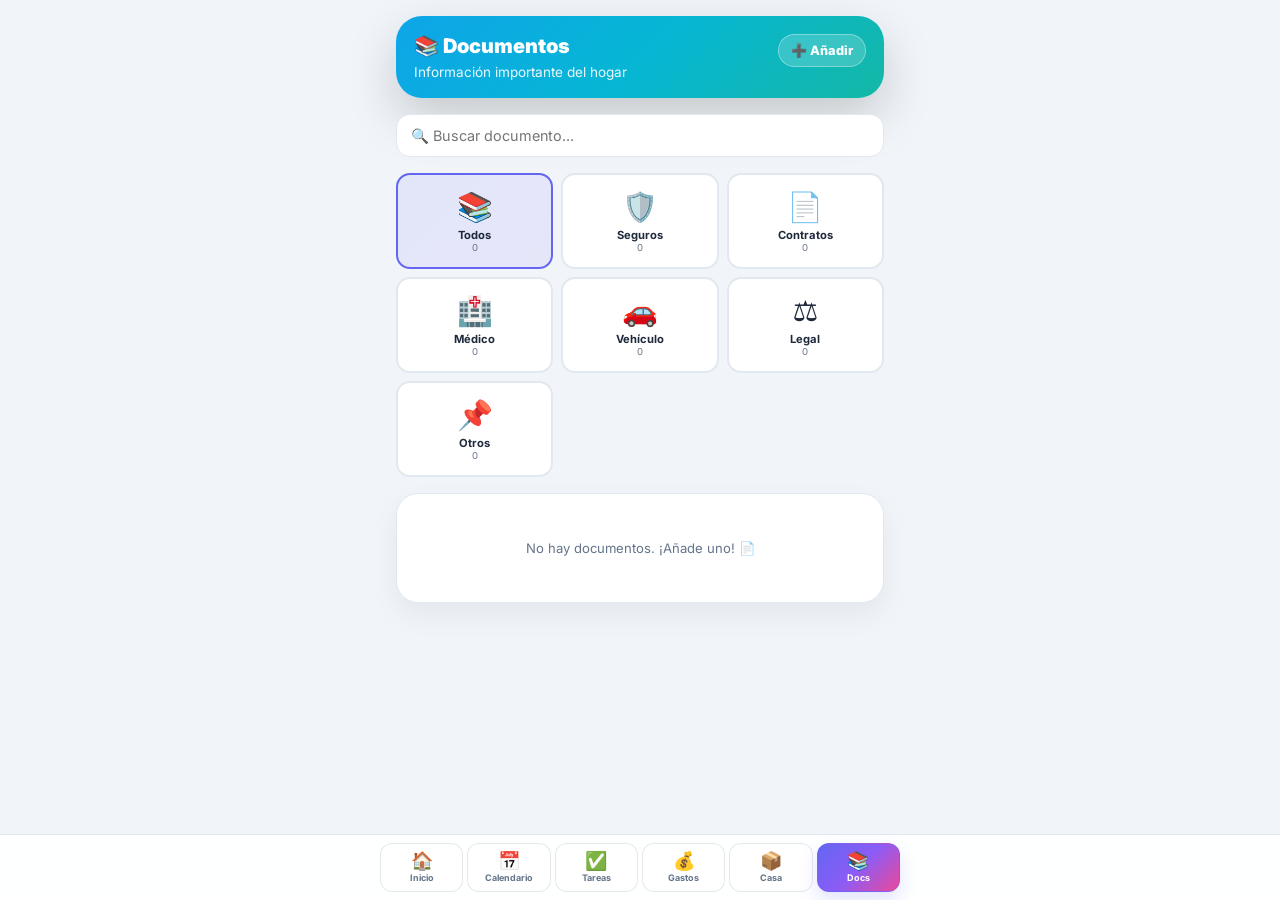
<file: control-familiar/pages/documentos.html>
<!DOCTYPE html>
<html lang="es">
<head>
    <meta charset="UTF-8">
    <meta name="viewport" content="width=device-width,initial-scale=1,maximum-scale=1,user-scalable=no">
    <title>📚 Documentos - Control Familiar</title>
    <link rel="stylesheet" href="../css/shell.css">
    <style>
        @import url('https://fonts.googleapis.com/css2?family=Inter:wght@400;500;600;700;800;900&display=swap');
        *{box-sizing:border-box;margin:0;padding:0}
        :root{
            --primary:#6366f1;--primary2:#8b5cf6;--pink:#ec4899;
            --bg:#f1f5f9;--card:#fff;--text:#1e293b;--muted:#64748b;--border:#e2e8f0;
            --green:#10b981;--red:#ef4444;--orange:#f59e0b;--blue:#0ea5e9;
        }
        body{font-family:Inter,system-ui,sans-serif;background:var(--bg);color:var(--text);min-height:100vh;padding-bottom:100px}
        .container{max-width:520px;margin:0 auto;padding:16px}
        .hero{border-radius:26px;padding:18px;color:#fff;background:linear-gradient(135deg,#0ea5e9 0%,#06b6d4 50%,#14b8a6 100%);box-shadow:0 20px 50px rgba(0,0,0,.18);margin-bottom:16px}
        .hero .top{display:flex;justify-content:space-between;gap:12px;align-items:flex-start}
        .hero .hello{font-weight:900;font-size:1.25rem}
        .hero .sub{opacity:.92;margin-top:6px;font-size:.85rem}
        .pill{border:1px solid rgba(255,255,255,.35);background:rgba(255,255,255,.18);color:#fff;border-radius:999px;padding:8px 12px;font-weight:800;font-size:.8rem;cursor:pointer}
        .tabs{display:flex;gap:6px;margin-bottom:16px;background:var(--card);padding:6px;border-radius:16px;box-shadow:0 2px 8px rgba(0,0,0,0.05)}
        .tab{flex:1;padding:12px 8px;border:none;background:transparent;border-radius:12px;font-family:inherit;font-weight:700;font-size:.75rem;cursor:pointer;color:var(--muted);transition:all .2s}
        .tab.active{background:var(--primary);color:#fff}
        .card{background:var(--card);border:1px solid var(--border);border-radius:22px;padding:16px;margin-bottom:12px;box-shadow:0 12px 30px rgba(2,6,23,.06)}
        .card-header{display:flex;justify-content:space-between;align-items:center;margin-bottom:12px}
        .card-title{font-weight:900;font-size:.95rem}
        .badge{font-size:.7rem;font-weight:800;color:var(--muted);background:#f8fafc;border:1px solid var(--border);padding:5px 10px;border-radius:999px}
        .sep{height:1px;background:var(--border);margin:12px 0}
        .small{color:var(--muted);font-size:.82rem}
        .input{width:100%;padding:12px 14px;border-radius:14px;border:1px solid var(--border);font-family:inherit;font-size:.9rem;outline:none;background:#fff}
        .input:focus{border-color:var(--primary)}
        .btn{width:100%;border:none;border-radius:14px;padding:14px;font-weight:800;cursor:pointer;background:linear-gradient(135deg,var(--primary),var(--primary2));color:#fff;font-size:.9rem}
        .btn.secondary{background:var(--card);color:var(--text);border:1px solid var(--border)}
        
        /* Document items */
        .doc-item{display:flex;align-items:flex-start;gap:12px;padding:14px;background:var(--bg);border-radius:14px;margin-bottom:10px;cursor:pointer;transition:all .2s}
        .doc-item:hover{background:var(--border)}
        .doc-icon{width:48px;height:48px;border-radius:12px;display:flex;align-items:center;justify-content:center;font-size:1.5rem}
        .doc-icon.seguro{background:#dbeafe;color:#2563eb}
        .doc-icon.contrato{background:#fef3c7;color:#d97706}
        .doc-icon.medico{background:#fce7f3;color:#db2777}
        .doc-icon.vehiculo{background:#dcfce7;color:#16a34a}
        .doc-icon.legal{background:#ede9fe;color:#7c3aed}
        .doc-icon.otro{background:#f1f5f9;color:#64748b}
        .doc-info{flex:1;min-width:0}
        .doc-title{font-weight:700;font-size:.9rem;margin-bottom:2px}
        .doc-desc{font-size:.75rem;color:var(--muted);display:-webkit-box;-webkit-line-clamp:2;-webkit-box-orient:vertical;overflow:hidden}
        .doc-meta{display:flex;gap:8px;margin-top:6px;flex-wrap:wrap}
        .doc-tag{font-size:.6rem;padding:3px 8px;border-radius:6px;font-weight:600}
        .doc-tag.expiry{background:#fef2f2;color:#ef4444}
        .doc-tag.ok{background:#dcfce7;color:#16a34a}
        .doc-actions{display:flex;gap:6px}
        .doc-btn{width:32px;height:32px;border:none;border-radius:8px;background:var(--card);cursor:pointer;font-size:.9rem}
        
        /* Categories */
        .cat-grid{display:grid;grid-template-columns:repeat(3,1fr);gap:8px;margin-bottom:16px}
        .cat-item{background:var(--card);border:2px solid var(--border);border-radius:14px;padding:14px 8px;text-align:center;cursor:pointer;transition:all .2s}
        .cat-item:hover{border-color:var(--primary)}
        .cat-item.active{border-color:var(--primary);background:linear-gradient(135deg,rgba(99,102,241,.1),rgba(139,92,246,.1))}
        .cat-icon{font-size:1.8rem;margin-bottom:4px}
        .cat-name{font-weight:700;font-size:.7rem}
        .cat-count{font-size:.6rem;color:var(--muted)}
        
        /* Modal */
        .modal{display:none;position:fixed;inset:0;background:rgba(0,0,0,.5);z-index:100;align-items:center;justify-content:center;padding:20px}
        .modal.active{display:flex}
        .sheet{background:var(--card);border-radius:24px;padding:24px;width:100%;max-width:520px;max-height:85vh;overflow-y:auto;box-shadow:0 25px 50px rgba(0,0,0,.25)}
        .sheet-header{display:flex;justify-content:space-between;align-items:center;margin-bottom:16px}
        .sheet-title{font-weight:900;font-size:1.1rem}
        .sheet-close{width:32px;height:32px;border:none;background:var(--bg);border-radius:50%;cursor:pointer;font-size:1rem}
        .form-group{margin-bottom:14px}
        .form-label{display:block;font-size:.75rem;font-weight:700;color:var(--muted);margin-bottom:6px}
        .form-input{width:100%;padding:12px 14px;border:1px solid var(--border);border-radius:12px;font-family:inherit;font-size:.9rem}
        .form-input:focus{outline:none;border-color:var(--primary)}
        textarea.form-input{min-height:100px;resize:vertical}
        
        /* Type selector */
        .type-selector{display:flex;flex-wrap:wrap;gap:6px}
        .type-btn{padding:8px 12px;border:2px solid var(--border);border-radius:10px;background:#fff;cursor:pointer;font-size:.7rem;font-weight:600;transition:all .2s}
        .type-btn.active{color:#fff}
        .type-btn.seguro.active{background:#2563eb;border-color:#2563eb}
        .type-btn.contrato.active{background:#d97706;border-color:#d97706}
        .type-btn.medico.active{background:#db2777;border-color:#db2777}
        .type-btn.vehiculo.active{background:#16a34a;border-color:#16a34a}
        .type-btn.legal.active{background:#7c3aed;border-color:#7c3aed}
        .type-btn.otro.active{background:#64748b;border-color:#64748b}
        
        /* Search */
        .search-row{display:flex;gap:8px;margin-bottom:16px}
        
        /* Photos */
        .photo-thumb{width:70px;height:70px;border-radius:10px;object-fit:cover;border:2px solid var(--border);cursor:pointer}
        .photo-thumb-wrap{position:relative}
        .photo-remove{position:absolute;top:-6px;right:-6px;width:22px;height:22px;background:#ef4444;color:#fff;border:none;border-radius:50%;cursor:pointer;font-size:.7rem;font-weight:700}
        .photo-full{max-width:100%;border-radius:12px;margin-bottom:8px}
        .photo-gallery{display:flex;flex-wrap:wrap;gap:8px;margin-bottom:12px}
    </style>
</head>
<body>
    <div class="container">
        <div class="hero">
            <div class="top">
                <div>
                    <div class="hello">📚 Documentos</div>
                    <div class="sub">Información importante del hogar</div>
                </div>
                <div class="pill" onclick="openModal('add')">➕ Añadir</div>
            </div>
        </div>
        
        <div class="search-row">
            <input class="input" id="searchInput" placeholder="🔍 Buscar documento..." oninput="filterDocs()">
        </div>
        
        <!-- Categorías -->
        <div class="cat-grid" id="catGrid"></div>
        
        <!-- Lista de documentos -->
        <div id="docsList"></div>
    </div>
    
    <!-- Modal Añadir/Editar -->
    <div class="modal" id="modalAdd">
        <div class="sheet">
            <div class="sheet-header">
                <div class="sheet-title" id="modalTitle">➕ Nuevo documento</div>
                <button class="sheet-close" onclick="closeModal('add')">✕</button>
            </div>
            <div class="form-group">
                <label class="form-label">Título</label>
                <input class="form-input" id="docTitle" placeholder="Ej: Seguro del coche, Contrato alquiler...">
            </div>
            <div class="form-group">
                <label class="form-label">Tipo</label>
                <div class="type-selector" id="typeSelector">
                    <button type="button" class="type-btn seguro" onclick="setDocType('seguro')">🛡️ Seguro</button>
                    <button type="button" class="type-btn contrato" onclick="setDocType('contrato')">📄 Contrato</button>
                    <button type="button" class="type-btn medico" onclick="setDocType('medico')">🏥 Médico</button>
                    <button type="button" class="type-btn vehiculo" onclick="setDocType('vehiculo')">🚗 Vehículo</button>
                    <button type="button" class="type-btn legal" onclick="setDocType('legal')">⚖️ Legal</button>
                    <button type="button" class="type-btn otro active" onclick="setDocType('otro')">📌 Otro</button>
                </div>
            </div>
            <div class="form-group">
                <label class="form-label">📸 Fotos (DNI, tarjetas, documentos...)</label>
                <div id="photoPreview" style="display:flex;flex-wrap:wrap;gap:8px;margin-bottom:8px"></div>
                <label style="display:flex;align-items:center;justify-content:center;gap:8px;padding:20px;border:2px dashed var(--border);border-radius:12px;cursor:pointer;background:var(--bg)">
                    <span style="font-size:1.5rem">📷</span>
                    <span style="font-weight:600;color:var(--muted)">Añadir foto</span>
                    <input type="file" id="photoInput" accept="image/*" multiple style="display:none" onchange="handlePhotos(this)">
                </label>
                <div class="small" style="margin-top:6px">Tip: Puedes añadir varias fotos (anverso/reverso)</div>
            </div>
            <div class="form-group">
                <label class="form-label">Descripción / Notas</label>
                <textarea class="form-input" id="docDesc" placeholder="Detalles importantes, números de póliza, condiciones..."></textarea>
            </div>
            <div class="form-group">
                <label class="form-label">Fecha de vencimiento (opcional)</label>
                <input type="date" class="form-input" id="docExpiry">
            </div>
            <div class="form-group">
                <label class="form-label">Datos importantes</label>
                <input class="form-input" id="docData1" placeholder="Ej: Nº Póliza: 123456" style="margin-bottom:8px">
                <input class="form-input" id="docData2" placeholder="Ej: Teléfono: 900 123 456" style="margin-bottom:8px">
                <input class="form-input" id="docData3" placeholder="Ej: Usuario: miusuario">
            </div>
            <button class="btn" onclick="saveDoc()">💾 Guardar</button>
            <input type="hidden" id="editingDocId">
        </div>
    </div>
    
    <!-- Modal Ver Detalle -->
    <div class="modal" id="modalView">
        <div class="sheet">
            <div class="sheet-header">
                <div class="sheet-title" id="viewTitle">📄 Documento</div>
                <button class="sheet-close" onclick="closeModal('view')">✕</button>
            </div>
            <div id="viewContent"></div>
            <div class="sep"></div>
            <div style="display:flex;gap:8px">
                <button class="btn secondary" style="flex:1" onclick="editCurrentDoc()">✏️ Editar</button>
                <button class="btn" style="flex:1;background:#ef4444" onclick="deleteCurrentDoc()">🗑️ Eliminar</button>
            </div>
        </div>
    </div>

<script src="../js/cloud_store.js"></script>
<script>
// ========== DATA ==========
var DOC_TYPES = {
    seguro: {icon: '🛡️', name: 'Seguros', color: '#2563eb'},
    contrato: {icon: '📄', name: 'Contratos', color: '#d97706'},
    medico: {icon: '🏥', name: 'Médico', color: '#db2777'},
    vehiculo: {icon: '🚗', name: 'Vehículo', color: '#16a34a'},
    legal: {icon: '⚖️', name: 'Legal', color: '#7c3aed'},
    otro: {icon: '📌', name: 'Otros', color: '#64748b'}
};

var DATA = {
    documents: []
};

var currentDocType = 'otro';
var currentCategory = 'all';
var viewingDocId = null;
var currentPhotos = []; // Array de fotos en base64

// Cargar datos
try {
    var saved = localStorage.getItem('home_data');
    if (saved) {
        var parsed = JSON.parse(saved);
        DATA.documents = parsed.documents || [];
    }
} catch(e) {}

function saveData() {
    var homeData = {};
    try { homeData = JSON.parse(localStorage.getItem('home_data') || '{}'); } catch(e) {}
    homeData.documents = DATA.documents;
    localStorage.setItem('home_data', JSON.stringify(homeData));
    if (window.CloudStore) CloudStore.syncCasa();
}

// ========== FOTOS ==========
function handlePhotos(input) {
    var files = input.files;
    if (!files || !files.length) return;
    
    Array.from(files).forEach(function(file) {
        if (!file.type.startsWith('image/')) return;
        
        var reader = new FileReader();
        reader.onload = function(e) {
            // Comprimir imagen
            var img = new Image();
            img.onload = function() {
                var canvas = document.createElement('canvas');
                var maxSize = 800;
                var w = img.width;
                var h = img.height;
                
                if (w > maxSize || h > maxSize) {
                    if (w > h) {
                        h = (h / w) * maxSize;
                        w = maxSize;
                    } else {
                        w = (w / h) * maxSize;
                        h = maxSize;
                    }
                }
                
                canvas.width = w;
                canvas.height = h;
                var ctx = canvas.getContext('2d');
                ctx.drawImage(img, 0, 0, w, h);
                
                var compressed = canvas.toDataURL('image/jpeg', 0.7);
                currentPhotos.push(compressed);
                renderPhotoPreview();
            };
            img.src = e.target.result;
        };
        reader.readAsDataURL(file);
    });
    
    input.value = '';
}

function renderPhotoPreview() {
    var html = '';
    currentPhotos.forEach(function(photo, i) {
        html += '<div class="photo-thumb-wrap">';
        html += '<img src="' + photo + '" class="photo-thumb" onclick="viewPhoto(' + i + ')">';
        html += '<button class="photo-remove" onclick="removePhoto(' + i + ')">✕</button>';
        html += '</div>';
    });
    document.getElementById('photoPreview').innerHTML = html;
}

function removePhoto(idx) {
    currentPhotos.splice(idx, 1);
    renderPhotoPreview();
}

function viewPhoto(idx) {
    var photo = currentPhotos[idx];
    if (photo) {
        window.open(photo, '_blank');
    }
}

function esc(s) {
    return String(s || '').replace(/[&<>"']/g, function(m) {
        return {'&':'&amp;','<':'&lt;','>':'&gt;','"':'&quot;',"'":'&#39;'}[m];
    });
}

// ========== UI ==========
function renderCategories() {
    var counts = {all: DATA.documents.length};
    DATA.documents.forEach(function(d) {
        counts[d.type] = (counts[d.type] || 0) + 1;
    });
    
    var html = '<div class="cat-item' + (currentCategory === 'all' ? ' active' : '') + '" onclick="filterByCategory(\'all\')">';
    html += '<div class="cat-icon">📚</div><div class="cat-name">Todos</div><div class="cat-count">' + counts.all + '</div></div>';
    
    Object.keys(DOC_TYPES).forEach(function(type) {
        var t = DOC_TYPES[type];
        var count = counts[type] || 0;
        html += '<div class="cat-item' + (currentCategory === type ? ' active' : '') + '" onclick="filterByCategory(\'' + type + '\')">';
        html += '<div class="cat-icon">' + t.icon + '</div><div class="cat-name">' + t.name + '</div><div class="cat-count">' + count + '</div></div>';
    });
    
    document.getElementById('catGrid').innerHTML = html;
}

function filterByCategory(cat) {
    currentCategory = cat;
    renderCategories();
    renderDocs();
}

function filterDocs() {
    renderDocs();
}

function renderDocs() {
    var search = document.getElementById('searchInput').value.toLowerCase();
    var docs = DATA.documents.filter(function(d) {
        if (currentCategory !== 'all' && d.type !== currentCategory) return false;
        if (search && d.title.toLowerCase().indexOf(search) === -1 && (!d.desc || d.desc.toLowerCase().indexOf(search) === -1)) return false;
        return true;
    });
    
    // Ordenar: primero los que vencen pronto
    docs.sort(function(a, b) {
        if (a.expiry && b.expiry) return new Date(a.expiry) - new Date(b.expiry);
        if (a.expiry) return -1;
        if (b.expiry) return 1;
        return 0;
    });
    
    if (docs.length === 0) {
        document.getElementById('docsList').innerHTML = '<div class="card"><div class="small" style="text-align:center;padding:30px">No hay documentos. ¡Añade uno! 📄</div></div>';
        return;
    }
    
    var html = '';
    docs.forEach(function(doc) {
        var type = DOC_TYPES[doc.type] || DOC_TYPES.otro;
        var expiryTag = '';
        if (doc.expiry) {
            var exp = new Date(doc.expiry);
            var today = new Date();
            var diff = Math.ceil((exp - today) / (1000*60*60*24));
            if (diff < 0) {
                expiryTag = '<span class="doc-tag expiry">⚠️ Vencido</span>';
            } else if (diff <= 30) {
                expiryTag = '<span class="doc-tag expiry">📅 ' + diff + ' días</span>';
            } else {
                expiryTag = '<span class="doc-tag ok">✓ Vigente</span>';
            }
        }
        
        var photoTag = '';
        if (doc.photos && doc.photos.length > 0) {
            photoTag = '<span class="doc-tag" style="background:#dbeafe;color:#2563eb">📷 ' + doc.photos.length + '</span>';
        }
        
        html += '<div class="doc-item" onclick="viewDoc(' + doc.id + ')">';
        html += '<div class="doc-icon ' + doc.type + '">' + type.icon + '</div>';
        html += '<div class="doc-info">';
        html += '<div class="doc-title">' + esc(doc.title) + '</div>';
        if (doc.desc) html += '<div class="doc-desc">' + esc(doc.desc) + '</div>';
        html += '<div class="doc-meta">';
        html += '<span class="doc-tag" style="background:' + type.color + '22;color:' + type.color + '">' + type.name + '</span>';
        html += photoTag;
        html += expiryTag;
        html += '</div></div></div>';
    });
    
    document.getElementById('docsList').innerHTML = html;
}

// ========== MODAL ==========
function openModal(name) {
    document.getElementById('modal' + name.charAt(0).toUpperCase() + name.slice(1)).classList.add('active');
    if (name === 'add') {
        document.getElementById('modalTitle').textContent = '➕ Nuevo documento';
        document.getElementById('docTitle').value = '';
        document.getElementById('docDesc').value = '';
        document.getElementById('docExpiry').value = '';
        document.getElementById('docData1').value = '';
        document.getElementById('docData2').value = '';
        document.getElementById('docData3').value = '';
        document.getElementById('editingDocId').value = '';
        currentPhotos = [];
        renderPhotoPreview();
        setDocType('otro');
    }
}

function closeModal(name) {
    document.getElementById('modal' + name.charAt(0).toUpperCase() + name.slice(1)).classList.remove('active');
}

function setDocType(type) {
    currentDocType = type;
    document.querySelectorAll('.type-btn').forEach(function(btn) {
        btn.classList.remove('active');
        if (btn.classList.contains(type)) btn.classList.add('active');
    });
}

function saveDoc() {
    var title = document.getElementById('docTitle').value.trim();
    if (!title) { alert('Escribe un título'); return; }
    
    var editId = document.getElementById('editingDocId').value;
    var doc = {
        id: editId ? parseInt(editId) : Date.now(),
        title: title,
        type: currentDocType,
        desc: document.getElementById('docDesc').value.trim(),
        expiry: document.getElementById('docExpiry').value,
        photos: currentPhotos.slice(), // Guardar las fotos
        data: [
            document.getElementById('docData1').value.trim(),
            document.getElementById('docData2').value.trim(),
            document.getElementById('docData3').value.trim()
        ].filter(function(d) { return d; }),
        createdAt: new Date().toISOString()
    };
    
    if (editId) {
        var idx = DATA.documents.findIndex(function(d) { return d.id === parseInt(editId); });
        if (idx >= 0) DATA.documents[idx] = doc;
    } else {
        DATA.documents.push(doc);
    }
    
    saveData();
    closeModal('add');
    renderCategories();
    renderDocs();
}

function viewDoc(id) {
    var doc = DATA.documents.find(function(d) { return d.id === id; });
    if (!doc) return;
    
    viewingDocId = id;
    var type = DOC_TYPES[doc.type] || DOC_TYPES.otro;
    
    document.getElementById('viewTitle').textContent = type.icon + ' ' + doc.title;
    
    var html = '';
    html += '<div style="margin-bottom:16px">';
    html += '<span class="badge" style="background:' + type.color + ';color:#fff">' + type.name + '</span>';
    if (doc.expiry) {
        var exp = new Date(doc.expiry);
        html += ' <span class="badge">📅 ' + exp.toLocaleDateString('es-ES') + '</span>';
    }
    html += '</div>';
    
    // Mostrar fotos
    if (doc.photos && doc.photos.length > 0) {
        html += '<div class="card" style="background:var(--bg);margin-bottom:12px">';
        html += '<div class="small" style="font-weight:700;margin-bottom:8px">📷 Fotos (' + doc.photos.length + ')</div>';
        html += '<div class="photo-gallery">';
        doc.photos.forEach(function(photo, i) {
            html += '<img src="' + photo + '" class="photo-thumb" onclick="openPhotoFullscreen(\'' + doc.id + '\',' + i + ')" style="width:80px;height:80px">';
        });
        html += '</div></div>';
    }
    
    if (doc.desc) {
        html += '<div class="card" style="background:var(--bg);margin-bottom:12px">';
        html += '<div class="small" style="font-weight:700;margin-bottom:6px">📝 Descripción</div>';
        html += '<div style="white-space:pre-wrap;font-size:.85rem">' + esc(doc.desc) + '</div>';
        html += '</div>';
    }
    
    if (doc.data && doc.data.length > 0) {
        html += '<div class="card" style="background:var(--bg)">';
        html += '<div class="small" style="font-weight:700;margin-bottom:8px">📋 Datos importantes</div>';
        doc.data.forEach(function(d) {
            html += '<div style="padding:8px;background:#fff;border-radius:8px;margin-bottom:6px;font-family:monospace;font-size:.85rem">' + esc(d) + '</div>';
        });
        html += '</div>';
    }
    
    document.getElementById('viewContent').innerHTML = html;
    document.getElementById('modalView').classList.add('active');
}

function openPhotoFullscreen(docId, photoIdx) {
    var doc = DATA.documents.find(function(d) { return d.id === parseInt(docId); });
    if (doc && doc.photos && doc.photos[photoIdx]) {
        // Crear modal de foto grande
        var overlay = document.createElement('div');
        overlay.style.cssText = 'position:fixed;inset:0;background:rgba(0,0,0,0.9);z-index:10000;display:flex;align-items:center;justify-content:center;padding:20px';
        overlay.onclick = function() { document.body.removeChild(overlay); };
        
        var img = document.createElement('img');
        img.src = doc.photos[photoIdx];
        img.style.cssText = 'max-width:100%;max-height:100%;border-radius:8px';
        
        overlay.appendChild(img);
        document.body.appendChild(overlay);
    }
}

function editCurrentDoc() {
    var doc = DATA.documents.find(function(d) { return d.id === viewingDocId; });
    if (!doc) return;
    
    closeModal('view');
    
    document.getElementById('modalTitle').textContent = '✏️ Editar documento';
    document.getElementById('docTitle').value = doc.title;
    document.getElementById('docDesc').value = doc.desc || '';
    document.getElementById('docExpiry').value = doc.expiry || '';
    document.getElementById('docData1').value = doc.data && doc.data[0] ? doc.data[0] : '';
    document.getElementById('docData2').value = doc.data && doc.data[1] ? doc.data[1] : '';
    document.getElementById('docData3').value = doc.data && doc.data[2] ? doc.data[2] : '';
    document.getElementById('editingDocId').value = doc.id;
    
    // Cargar fotos existentes
    currentPhotos = doc.photos ? doc.photos.slice() : [];
    renderPhotoPreview();
    
    setDocType(doc.type);
    
    document.getElementById('modalAdd').classList.add('active');
}

function deleteCurrentDoc() {
    if (!confirm('¿Eliminar este documento?')) return;
    DATA.documents = DATA.documents.filter(function(d) { return d.id !== viewingDocId; });
    saveData();
    closeModal('view');
    renderCategories();
    renderDocs();
}

// ========== INIT ==========
renderCategories();
renderDocs();

// Click outside modal
document.querySelectorAll('.modal').forEach(function(m) {
    m.addEventListener('click', function(e) { if (e.target === m) m.classList.remove('active'); });
});

// Cargar de la nube
setTimeout(function() {
    if (window.CloudStore) {
        CloudStore.loadCasa().then(function(data) {
            if (data && data.documents) {
                DATA.documents = data.documents;
                renderCategories();
                renderDocs();
            }
        });
    }
}, 500);
</script>
<script src="../js/shell.js"></script>
</body>
</html>
</file>
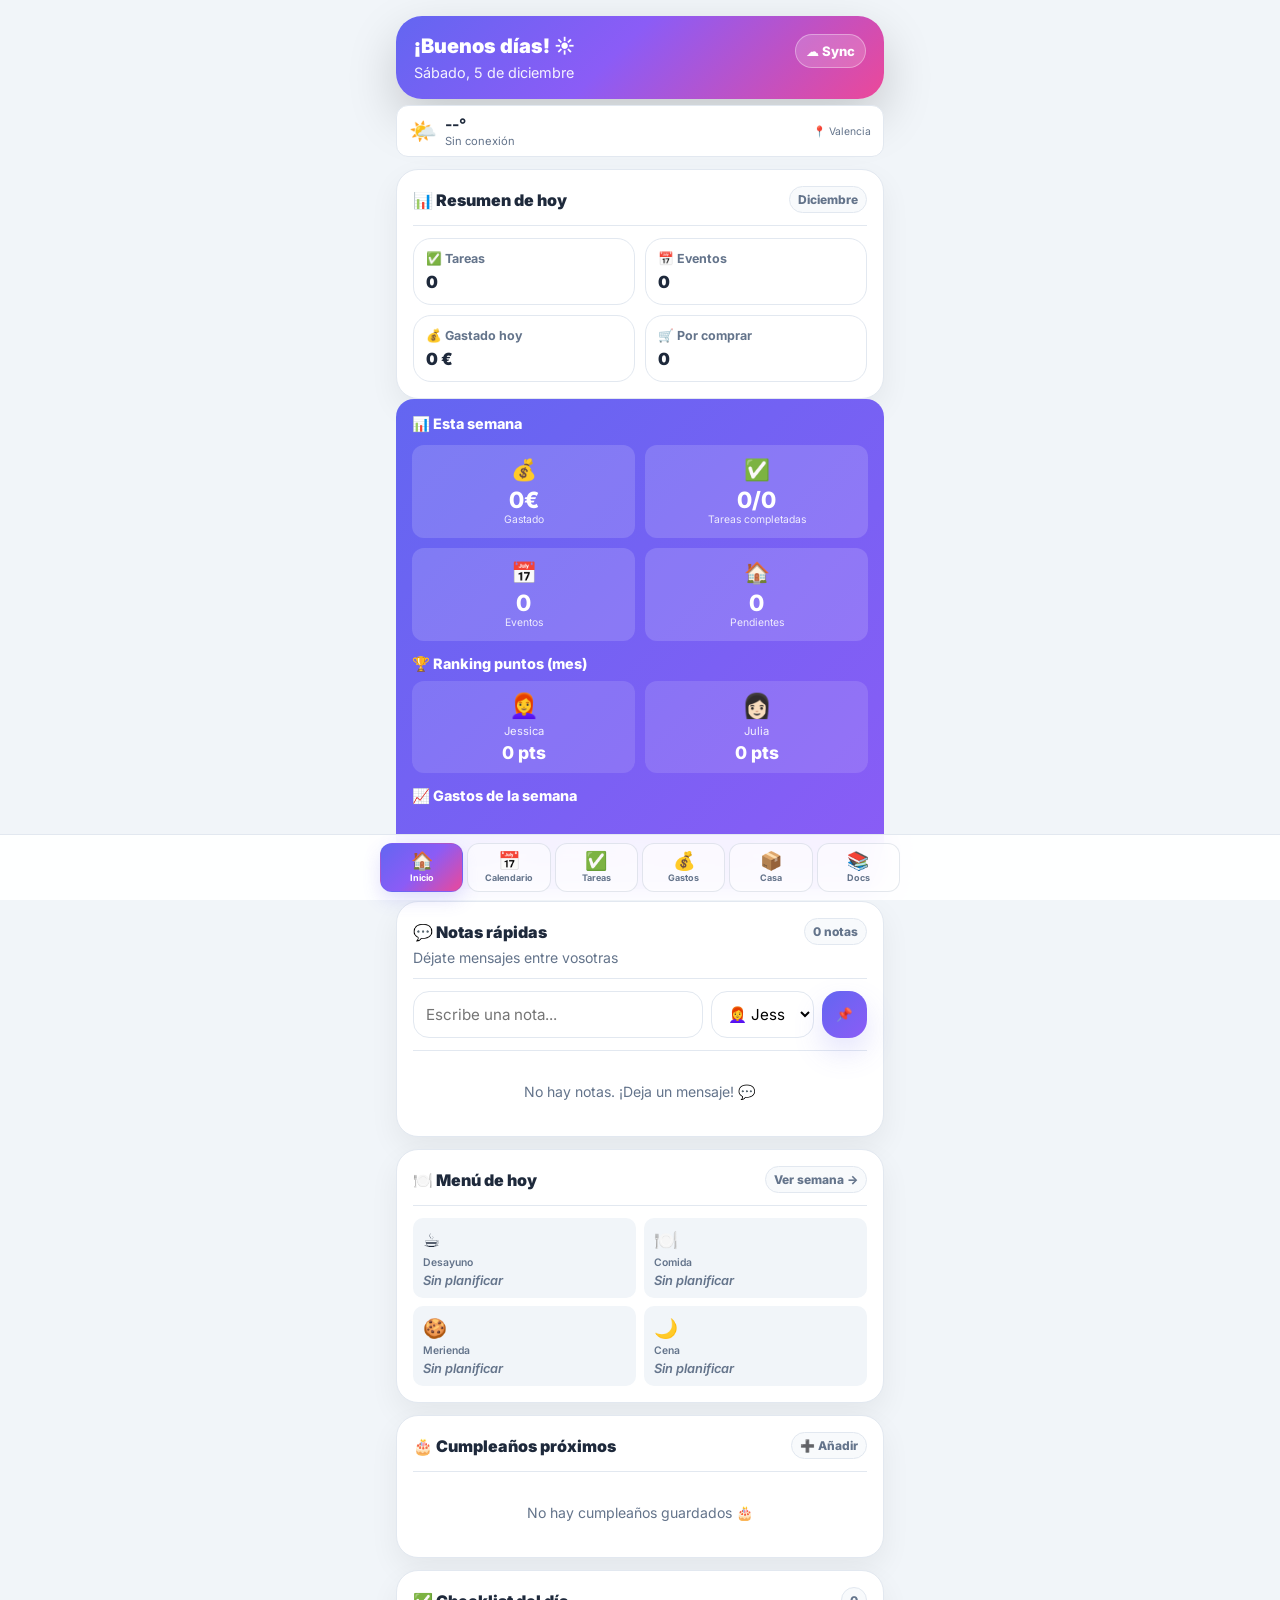
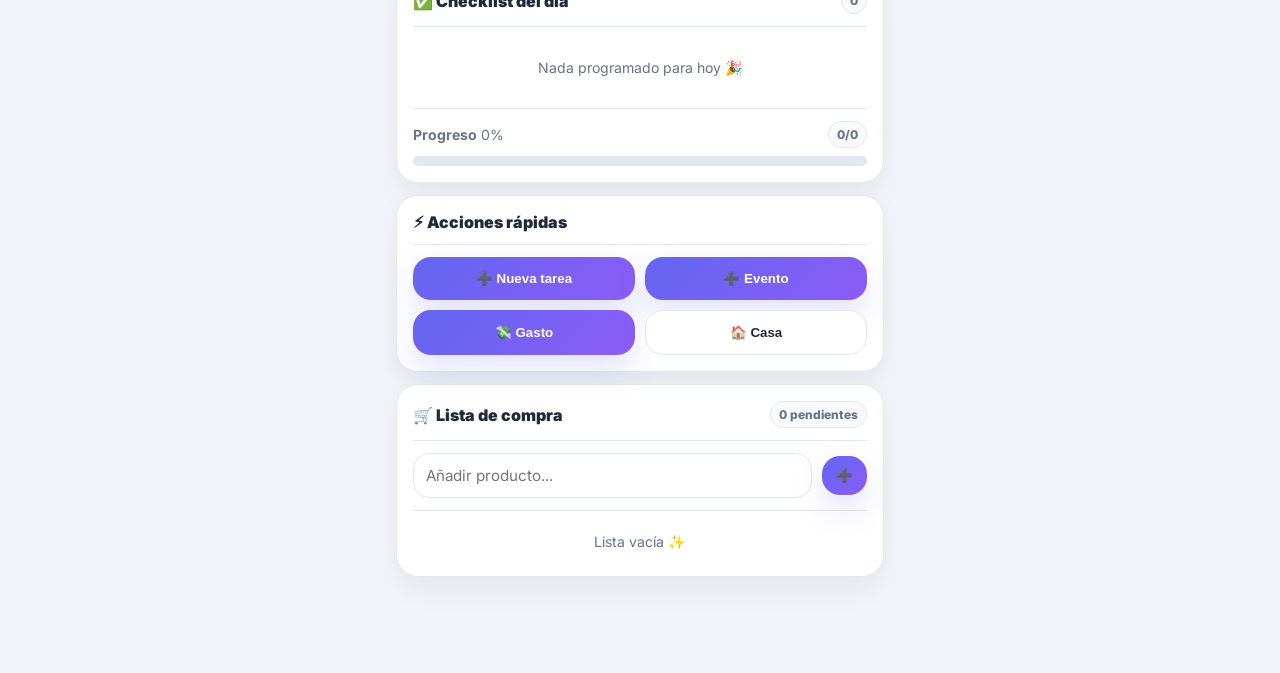
<file: control-familiar/pages/inicio.html>
<!doctype html>
<html lang="es">
<head>
  <meta charset="utf-8" />
  <meta name="viewport" content="width=device-width,initial-scale=1,maximum-scale=1,user-scalable=no" />
  <title>🏠 Inicio - Control Familiar</title>
  <link rel="stylesheet" href="../css/app.css" />
  <link rel="stylesheet" href="../css/shell.css" />
  <style>
    .notes-container{display:flex;flex-direction:column;gap:8px}
    .note-item{background:linear-gradient(135deg,#fef3c7,#fde68a);border-radius:12px;padding:12px;position:relative;box-shadow:0 2px 8px rgba(0,0,0,0.1)}
    .note-item.jessica{background:linear-gradient(135deg,#fce7f3,#fbcfe8)}
    .note-item.julia{background:linear-gradient(135deg,#ede9fe,#ddd6fe)}
    .note-header{display:flex;justify-content:space-between;align-items:center;margin-bottom:6px}
    .note-author{font-size:.7rem;font-weight:700}
    .note-time{font-size:.6rem;opacity:.7}
    .note-text{font-size:.85rem;line-height:1.4}
    .note-delete{position:absolute;top:8px;right:8px;background:rgba(0,0,0,0.1);border:none;border-radius:50%;width:20px;height:20px;cursor:pointer;font-size:.7rem}
    .note-input-row{display:flex;gap:8px}
    .note-input{flex:1}
    .birthday-item{display:flex;align-items:center;gap:10px;padding:10px;background:var(--bg);border-radius:12px;margin-bottom:8px}
    .birthday-avatar{font-size:1.5rem}
    .birthday-info{flex:1}
    .birthday-name{font-weight:700;font-size:.85rem}
    .birthday-date{font-size:.7rem;color:var(--muted)}
    .birthday-countdown{background:linear-gradient(135deg,#ec4899,#f472b6);color:#fff;padding:4px 10px;border-radius:20px;font-size:.7rem;font-weight:700}
    .birthday-countdown.today{background:linear-gradient(135deg,#10b981,#34d399)}
    .menu-today{display:grid;grid-template-columns:repeat(2,1fr);gap:8px}
    .menu-slot{background:var(--bg);border-radius:10px;padding:10px;cursor:pointer}
    .menu-slot:hover{background:var(--border)}
    .menu-slot-icon{font-size:1.2rem;margin-bottom:4px}
    .menu-slot-type{font-size:.65rem;color:var(--muted);font-weight:600}
    .menu-slot-text{font-size:.8rem;font-weight:600;margin-top:4px}
    .menu-slot-text.empty{color:var(--muted);font-style:italic}
    .weather-widget{display:flex;align-items:center;gap:8px;padding:8px 12px;background:var(--card);border:1px solid var(--border);border-radius:12px;margin-bottom:12px;margin-top:6px;}
    .weather-icon{font-size:1.4rem}
    .weather-info{flex:1}
    .weather-temp{font-size:1rem;font-weight:700;color:var(--text)}
    .weather-desc{font-size:.7rem;color:var(--muted)}
    .weather-location{font-size:.65rem;color:var(--muted)}
    /* Dashboard semanal */
    .week-dashboard{background:linear-gradient(135deg,#6366f1,#8b5cf6);border-radius:18px;padding:16px;color:#fff;margin-bottom:12px}
    .week-title{font-weight:800;font-size:.9rem;margin-bottom:12px;display:flex;align-items:center;gap:8px}
    .week-stats{display:grid;grid-template-columns:repeat(2,1fr);gap:10px;margin-bottom:14px}
    .week-stat{background:rgba(255,255,255,.15);border-radius:12px;padding:12px;text-align:center}
    .week-stat-icon{font-size:1.3rem;margin-bottom:4px}
    .week-stat-value{font-size:1.4rem;font-weight:800}
    .week-stat-label{font-size:.65rem;opacity:.85}
    .week-ranking{display:flex;gap:10px;margin-bottom:14px}
    .week-user{flex:1;background:rgba(255,255,255,.12);border-radius:12px;padding:10px;text-align:center}
    .week-user.leader{background:rgba(255,255,255,.25);box-shadow:0 0 0 2px rgba(255,255,255,.5)}
    .week-user-avatar{font-size:1.5rem}
    .week-user-name{font-size:.7rem;opacity:.9;margin:4px 0}
    .week-user-pts{font-size:1.1rem;font-weight:800}
    .week-chart{display:flex;align-items:flex-end;justify-content:space-between;height:60px;padding:0 4px}
    .week-bar-wrap{flex:1;display:flex;flex-direction:column;align-items:center;gap:4px}
    .week-bar{width:100%;max-width:30px;background:rgba(255,255,255,.3);border-radius:4px;transition:height .3s}
    .week-bar-label{font-size:.6rem;opacity:.8}
  </style>
</head>
<body>
  <div class="container">
    <div class="hero">
      <div class="top">
        <div>
          <div class="hello" id="hello">¡Buenos días! ☀️</div>
          <div class="sub" id="todayLine">Hoy es...</div>
        </div>
        <div class="pill" id="cloudBtn" style="cursor:pointer">☁️ Sync</div>
      </div>
    </div>

    <!-- Widget del tiempo -->
    <div class="weather-widget" id="weatherWidget">
      <div class="weather-icon">🌤️</div>
      <div class="weather-info">
        <div class="weather-temp" id="weatherTemp">--°</div>
        <div class="weather-desc" id="weatherDesc">Cargando...</div>
      </div>
      <div class="weather-location" id="weatherLoc">📍 Valencia</div>
    </div>

    <!-- Resumen del día -->
    <div class="card">
      <div class="row" style="justify-content:space-between">
        <div style="font-weight:950">📊 Resumen de hoy</div>
        <span class="badge" id="monthBadge">Mes</span>
      </div>
      <div class="sep"></div>
      <div class="grid2">
        <div class="kpi"><div class="l">✅ Tareas</div><div class="v" id="kpiTasks">0</div></div>
        <div class="kpi"><div class="l">📅 Eventos</div><div class="v" id="kpiEvents">0</div></div>
        <div class="kpi"><div class="l">💰 Gastado hoy</div><div class="v" id="kpiGastado">0 €</div></div>
        <div class="kpi"><div class="l">🛒 Por comprar</div><div class="v" id="kpiCompra">0</div></div>
      </div>
    </div>

    <!-- Dashboard Semanal -->
    <div class="week-dashboard">
      <div class="week-title">📊 Esta semana</div>
      <div class="week-stats">
        <div class="week-stat">
          <div class="week-stat-icon">💰</div>
          <div class="week-stat-value" id="weekSpent">0€</div>
          <div class="week-stat-label">Gastado</div>
        </div>
        <div class="week-stat">
          <div class="week-stat-icon">✅</div>
          <div class="week-stat-value" id="weekTasks">0/0</div>
          <div class="week-stat-label">Tareas completadas</div>
        </div>
        <div class="week-stat">
          <div class="week-stat-icon">📅</div>
          <div class="week-stat-value" id="weekEvents">0</div>
          <div class="week-stat-label">Eventos</div>
        </div>
        <div class="week-stat">
          <div class="week-stat-icon">🏠</div>
          <div class="week-stat-value" id="weekPending">0</div>
          <div class="week-stat-label">Pendientes</div>
        </div>
      </div>
      <div class="week-title" style="margin-bottom:8px">🏆 Ranking puntos (mes)</div>
      <div class="week-ranking">
        <div class="week-user" id="rankJessica">
          <div class="week-user-avatar">👩‍🦰</div>
          <div class="week-user-name">Jessica</div>
          <div class="week-user-pts" id="ptsJessica">0 pts</div>
        </div>
        <div class="week-user" id="rankJulia">
          <div class="week-user-avatar">👩🏻</div>
          <div class="week-user-name">Julia</div>
          <div class="week-user-pts" id="ptsJulia">0 pts</div>
        </div>
      </div>
      <div class="week-title" style="margin-bottom:8px">📈 Gastos de la semana</div>
      <div class="week-chart" id="weekChart"></div>
    </div>

    <!-- Notas rápidas / Post-its -->
    <div class="card">
      <div class="row" style="justify-content:space-between">
        <div style="font-weight:950">💬 Notas rápidas</div>
        <span class="badge" id="notesCount">0 notas</span>
      </div>
      <div class="small" style="margin-top:4px">Déjate mensajes entre vosotras</div>
      <div class="sep"></div>
      <div class="note-input-row">
        <input class="input note-input" id="noteInput" placeholder="Escribe una nota..." />
        <select class="input" id="noteAuthor" style="width:auto">
          <option value="jessica">👩‍🦰 Jess</option>
          <option value="julia">👩🏻 Julia</option>
        </select>
        <button class="btn" style="width:auto;padding:12px 14px" onclick="addNote()">📌</button>
      </div>
      <div class="sep"></div>
      <div class="notes-container" id="notesList"></div>
    </div>

    <!-- Menú del día -->
    <div class="card">
      <div class="row" style="justify-content:space-between">
        <div style="font-weight:950">🍽️ Menú de hoy</div>
        <span class="badge" onclick="location.href='casa.html'" style="cursor:pointer">Ver semana →</span>
      </div>
      <div class="sep"></div>
      <div class="menu-today" id="menuToday"></div>
    </div>

    <!-- Cumpleaños próximos -->
    <div class="card">
      <div class="row" style="justify-content:space-between">
        <div style="font-weight:950">🎂 Cumpleaños próximos</div>
        <span class="badge" style="cursor:pointer" onclick="openBirthdayModal()">➕ Añadir</span>
      </div>
      <div class="sep"></div>
      <div id="birthdaysList"></div>
    </div>

    <!-- Checklist del día -->
    <div class="card">
      <div class="row" style="justify-content:space-between">
        <div style="font-weight:950">✅ Checklist del día</div>
        <span class="badge" id="chkCount">0</span>
      </div>
      <div class="sep"></div>
      <div id="checklist"></div>
      <div class="sep"></div>
      <div class="row" style="justify-content:space-between">
        <div class="small"><b>Progreso</b> <span id="pct">0%</span></div>
        <span class="badge" id="doneLine">0/0</span>
      </div>
      <div class="progress" style="margin-top:8px"><div id="bar"></div></div>
    </div>

    <!-- Acciones rápidas -->
    <div class="card">
      <div style="font-weight:950">⚡ Acciones rápidas</div>
      <div class="sep"></div>
      <div class="grid2">
        <button class="btn" onclick="location.href='tareas.html'">➕ Nueva tarea</button>
        <button class="btn" onclick="location.href='agenda.html'">➕ Evento</button>
        <button class="btn" onclick="location.href='gastos.html'">💸 Gasto</button>
        <button class="btn secondary" onclick="location.href='casa.html'">🏠 Casa</button>
      </div>
    </div>

    <!-- Lista de compra rápida -->
    <div class="card">
      <div class="row" style="justify-content:space-between">
        <div style="font-weight:950">🛒 Lista de compra</div>
        <span class="badge" id="shopPend">0 pendientes</span>
      </div>
      <div class="sep"></div>
      <div class="row">
        <input class="input" id="shopInput" placeholder="Añadir producto..." />
        <button class="btn" style="width:auto;padding:12px 14px" onclick="addShopItem()">➕</button>
      </div>
      <div class="sep"></div>
      <div id="shopList"></div>
    </div>
  </div>

  <!-- Modal Cumpleaños -->
  <div class="modal" id="birthdayModal">
    <div class="sheet">
      <div class="row" style="justify-content:space-between">
        <h3>🎂 Añadir cumpleaños</h3>
        <button class="btn secondary" style="width:auto;padding:10px 12px" onclick="closeBirthdayModal()">✕</button>
      </div>
      <div class="sep"></div>
      <div class="small" style="margin-bottom:6px">Nombre</div>
      <input class="input" id="bdayName" placeholder="Ej: Mamá, Juan, Abuela..." />
      <div class="sep"></div>
      <div class="small" style="margin-bottom:6px">Fecha (día y mes)</div>
      <input class="input" type="date" id="bdayDate" />
      <div class="sep"></div>
      <button class="btn" onclick="saveBirthday()">💾 Guardar</button>
    </div>
  </div>

  <!-- Modal Editar Menú -->
  <div class="modal" id="menuModal">
    <div class="sheet">
      <div class="row" style="justify-content:space-between">
        <h3 id="menuModalTitle">🍽️ Editar comida</h3>
        <button class="btn secondary" style="width:auto;padding:10px 12px" onclick="closeMenuModal()">✕</button>
      </div>
      <div class="sep"></div>
      <input class="input" id="menuMealInput" placeholder="¿Qué vas a comer?" />
      <div class="sep"></div>
      <div style="display:flex;flex-wrap:wrap;gap:6px;margin-bottom:12px">
        <span class="badge" style="cursor:pointer" onclick="setQuickMeal('Pasta')">🍝 Pasta</span>
        <span class="badge" style="cursor:pointer" onclick="setQuickMeal('Arroz')">🍚 Arroz</span>
        <span class="badge" style="cursor:pointer" onclick="setQuickMeal('Ensalada')">🥗 Ensalada</span>
        <span class="badge" style="cursor:pointer" onclick="setQuickMeal('Pollo')">🍗 Pollo</span>
        <span class="badge" style="cursor:pointer" onclick="setQuickMeal('Pescado')">🐟 Pescado</span>
        <span class="badge" style="cursor:pointer" onclick="setQuickMeal('Sopa')">🍲 Sopa</span>
      </div>
      <button class="btn" onclick="saveMenuMeal()">💾 Guardar</button>
      <input type="hidden" id="menuMealType" />
    </div>
  </div>

<script src="../js/cloud_store.js"></script>
<script>
// ========== DATA ==========
var DATA = {
  notes: [],
  birthdays: [],
  menuByDate: {},
  shoppingList: []
};

var todayKey = (function() {
  var d = new Date();
  return d.getFullYear() + '-' + String(d.getMonth()+1).padStart(2,'0') + '-' + String(d.getDate()).padStart(2,'0');
})();

// Cargar datos
try {
  var saved = localStorage.getItem('home_data');
  if (saved) {
    var parsed = JSON.parse(saved);
    DATA.notes = parsed.notes || [];
    DATA.birthdays = parsed.birthdays || [];
    DATA.menuByDate = parsed.menuByDate || {};
    DATA.shoppingList = parsed.shoppingList || [];
  }
} catch(e) {}

function saveData() {
  var homeData = {};
  try { homeData = JSON.parse(localStorage.getItem('home_data') || '{}'); } catch(e) {}
  homeData.notes = DATA.notes;
  homeData.birthdays = DATA.birthdays;
  homeData.menuByDate = DATA.menuByDate;
  homeData.shoppingList = DATA.shoppingList;
  localStorage.setItem('home_data', JSON.stringify(homeData));
  if (window.CloudStore) CloudStore.syncCasa();
}

// ========== GREETING ==========
function updateGreeting() {
  var hour = new Date().getHours();
  var greeting = hour < 12 ? '¡Buenos días! ☀️' : hour < 20 ? '¡Buenas tardes! 🌤️' : '¡Buenas noches! 🌙';
  document.getElementById('hello').textContent = greeting;
  
  var options = {weekday:'long', day:'numeric', month:'long'};
  var today = new Date().toLocaleDateString('es-ES', options);
  document.getElementById('todayLine').textContent = today.charAt(0).toUpperCase() + today.slice(1);
  
  var month = new Date().toLocaleDateString('es-ES', {month:'long'});
  document.getElementById('monthBadge').textContent = month.charAt(0).toUpperCase() + month.slice(1);
}

// ========== WEATHER ==========
function loadWeather() {
  // Open-Meteo API - Massamagrell coordinates: 39.5667, -0.3333
  var url = 'https://api.open-meteo.com/v1/forecast?latitude=39.5667&longitude=-0.3333&current=temperature_2m,weather_code&timezone=Europe/Madrid';
  
  fetch(url)
    .then(function(r) { return r.json(); })
    .then(function(data) {
      if (data && data.current) {
        var temp = Math.round(data.current.temperature_2m);
        var code = data.current.weather_code;
        var weather = getWeatherFromCode(code);
        
        document.getElementById('weatherTemp').textContent = temp + '°';
        document.getElementById('weatherDesc').textContent = weather.desc;
        document.querySelector('.weather-icon').textContent = weather.icon;
        document.getElementById('weatherLoc').textContent = '📍 Massamagrell';
      }
    })
    .catch(function() {
      // Fallback si falla la API
      document.getElementById('weatherTemp').textContent = '--°';
      document.getElementById('weatherDesc').textContent = 'Sin conexión';
    });
}

function getWeatherFromCode(code) {
  // WMO Weather codes: https://open-meteo.com/en/docs
  if (code === 0) return {icon: '☀️', desc: 'Despejado'};
  if (code === 1) return {icon: '🌤️', desc: 'Mayormente despejado'};
  if (code === 2) return {icon: '⛅', desc: 'Parcialmente nublado'};
  if (code === 3) return {icon: '☁️', desc: 'Nublado'};
  if (code >= 45 && code <= 48) return {icon: '🌫️', desc: 'Niebla'};
  if (code >= 51 && code <= 55) return {icon: '🌦️', desc: 'Llovizna'};
  if (code >= 56 && code <= 57) return {icon: '🌧️', desc: 'Llovizna helada'};
  if (code >= 61 && code <= 65) return {icon: '🌧️', desc: 'Lluvia'};
  if (code >= 66 && code <= 67) return {icon: '🌧️', desc: 'Lluvia helada'};
  if (code >= 71 && code <= 77) return {icon: '🌨️', desc: 'Nieve'};
  if (code >= 80 && code <= 82) return {icon: '🌧️', desc: 'Chubascos'};
  if (code >= 85 && code <= 86) return {icon: '🌨️', desc: 'Nevadas'};
  if (code >= 95 && code <= 99) return {icon: '⛈️', desc: 'Tormenta'};
  return {icon: '🌡️', desc: 'Variable'};
}

// ========== NOTES ==========
function renderNotes() {
  var html = '';
  var notes = DATA.notes || [];
  document.getElementById('notesCount').textContent = notes.length + ' notas';
  
  if (notes.length === 0) {
    html = '<div class="small" style="text-align:center;padding:20px">No hay notas. ¡Deja un mensaje! 💬</div>';
  } else {
    notes.slice().reverse().forEach(function(note, i) {
      var realIdx = notes.length - 1 - i;
      var authorClass = note.author || '';
      var authorName = note.author === 'jessica' ? '👩‍🦰 Jessica' : note.author === 'julia' ? '👩🏻 Julia' : '📝';
      var time = note.time ? new Date(note.time).toLocaleString('es-ES', {day:'numeric',month:'short',hour:'2-digit',minute:'2-digit'}) : '';
      html += '<div class="note-item ' + authorClass + '">';
      html += '<button class="note-delete" onclick="deleteNote(' + realIdx + ')">✕</button>';
      html += '<div class="note-header"><span class="note-author">' + authorName + '</span><span class="note-time">' + time + '</span></div>';
      html += '<div class="note-text">' + escHtml(note.text) + '</div>';
      html += '</div>';
    });
  }
  document.getElementById('notesList').innerHTML = html;
}

function addNote() {
  var text = document.getElementById('noteInput').value.trim();
  var author = document.getElementById('noteAuthor').value;
  if (!text) return;
  
  DATA.notes = DATA.notes || [];
  DATA.notes.push({text: text, author: author, time: new Date().toISOString()});
  saveData();
  renderNotes();
  document.getElementById('noteInput').value = '';
}

function deleteNote(idx) {
  DATA.notes.splice(idx, 1);
  saveData();
  renderNotes();
}

// ========== BIRTHDAYS ==========
function renderBirthdays() {
  var html = '';
  var birthdays = DATA.birthdays || [];
  
  if (birthdays.length === 0) {
    html = '<div class="small" style="text-align:center;padding:20px">No hay cumpleaños guardados 🎂</div>';
  } else {
    var today = new Date();
    var sorted = birthdays.map(function(b) {
      var bDate = new Date(b.date);
      var thisYear = new Date(today.getFullYear(), bDate.getMonth(), bDate.getDate());
      if (thisYear < today) thisYear.setFullYear(thisYear.getFullYear() + 1);
      var diff = Math.ceil((thisYear - today) / (1000*60*60*24));
      return {name: b.name, date: b.date, daysLeft: diff, id: b.id};
    }).sort(function(a,b) { return a.daysLeft - b.daysLeft; });
    
    sorted.slice(0, 5).forEach(function(b) {
      var bDate = new Date(b.date);
      var dateStr = bDate.getDate() + ' de ' + bDate.toLocaleDateString('es-ES', {month:'long'});
      var countdownClass = b.daysLeft === 0 ? ' today' : '';
      var countdownText = b.daysLeft === 0 ? '¡HOY! 🎉' : b.daysLeft === 1 ? '¡Mañana!' : 'En ' + b.daysLeft + ' días';
      
      html += '<div class="birthday-item">';
      html += '<div class="birthday-avatar">🎂</div>';
      html += '<div class="birthday-info"><div class="birthday-name">' + escHtml(b.name) + '</div><div class="birthday-date">' + dateStr + '</div></div>';
      html += '<div class="birthday-countdown' + countdownClass + '">' + countdownText + '</div>';
      html += '</div>';
    });
  }
  document.getElementById('birthdaysList').innerHTML = html;
}

function openBirthdayModal() {
  document.getElementById('birthdayModal').classList.add('active');
  document.getElementById('bdayName').value = '';
  document.getElementById('bdayDate').value = '';
}

function closeBirthdayModal() {
  document.getElementById('birthdayModal').classList.remove('active');
}

function saveBirthday() {
  var name = document.getElementById('bdayName').value.trim();
  var date = document.getElementById('bdayDate').value;
  if (!name || !date) { alert('Completa los campos'); return; }
  
  DATA.birthdays = DATA.birthdays || [];
  DATA.birthdays.push({id: Date.now(), name: name, date: date});
  saveData();
  renderBirthdays();
  closeBirthdayModal();
}

// ========== MENU TODAY ==========
var MEALS = [
  {id:'desayuno', name:'Desayuno', icon:'☕'},
  {id:'comida', name:'Comida', icon:'🍽️'},
  {id:'merienda', name:'Merienda', icon:'🍪'},
  {id:'cena', name:'Cena', icon:'🌙'}
];

function renderMenuToday() {
  var dayMenu = DATA.menuByDate[todayKey] || {};
  var html = '';
  
  MEALS.forEach(function(meal) {
    var text = dayMenu[meal.id] || '';
    var textClass = text ? '' : ' empty';
    var displayText = text || 'Sin planificar';
    html += '<div class="menu-slot" onclick="openMenuModal(\'' + meal.id + '\')">';
    html += '<div class="menu-slot-icon">' + meal.icon + '</div>';
    html += '<div class="menu-slot-type">' + meal.name + '</div>';
    html += '<div class="menu-slot-text' + textClass + '">' + escHtml(displayText) + '</div>';
    html += '</div>';
  });
  
  document.getElementById('menuToday').innerHTML = html;
}

var currentMealType = '';
function openMenuModal(type) {
  currentMealType = type;
  var meal = MEALS.find(function(m) { return m.id === type; });
  var dayMenu = DATA.menuByDate[todayKey] || {};
  
  document.getElementById('menuModalTitle').textContent = meal.icon + ' ' + meal.name;
  document.getElementById('menuMealInput').value = dayMenu[type] || '';
  document.getElementById('menuModal').classList.add('active');
}

function closeMenuModal() {
  document.getElementById('menuModal').classList.remove('active');
}

function setQuickMeal(text) {
  document.getElementById('menuMealInput').value = text;
}

function saveMenuMeal() {
  var text = document.getElementById('menuMealInput').value.trim();
  DATA.menuByDate = DATA.menuByDate || {};
  DATA.menuByDate[todayKey] = DATA.menuByDate[todayKey] || {};
  DATA.menuByDate[todayKey][currentMealType] = text;
  saveData();
  renderMenuToday();
  closeMenuModal();
}

// ========== SHOPPING LIST ==========
function renderShopList() {
  var list = DATA.shoppingList || [];
  var pending = list.filter(function(x) { return !x.done; });
  document.getElementById('shopPend').textContent = pending.length + ' pendientes';
  document.getElementById('kpiCompra').textContent = pending.length;
  
  var html = '';
  pending.slice(0, 5).forEach(function(item) {
    html += '<div class="item"><div class="check" onclick="toggleShopItem(' + item.id + ')">•</div>';
    html += '<div style="flex:1;font-weight:600">' + escHtml(item.name) + '</div>';
    html += '<span class="badge">' + (item.qty || 1) + '</span></div>';
  });
  
  if (pending.length === 0) {
    html = '<div class="small" style="text-align:center;padding:10px">Lista vacía ✨</div>';
  } else if (pending.length > 5) {
    html += '<div class="small" style="text-align:center;margin-top:8px">...y ' + (pending.length - 5) + ' más</div>';
  }
  
  document.getElementById('shopList').innerHTML = html;
}

function addShopItem() {
  var name = document.getElementById('shopInput').value.trim();
  if (!name) return;
  
  DATA.shoppingList = DATA.shoppingList || [];
  DATA.shoppingList.push({id: Date.now(), name: name, qty: 1, done: false});
  saveData();
  renderShopList();
  document.getElementById('shopInput').value = '';
}

function toggleShopItem(id) {
  var item = DATA.shoppingList.find(function(x) { return x.id === id; });
  if (item) {
    item.done = !item.done;
    saveData();
    renderShopList();
  }
}

// ========== CHECKLIST ==========
function renderChecklist() {
  var homeData = {};
  try { homeData = JSON.parse(localStorage.getItem('home_data') || '{}'); } catch(e) {}
  var events = homeData.events || [];
  var tasks = homeData.tasks || [];
  
  var todayEvents = events.filter(function(e) { return e.date === todayKey; });
  var todayTasks = tasks.filter(function(t) { return t.date === todayKey; });
  
  document.getElementById('kpiTasks').textContent = todayTasks.length;
  document.getElementById('kpiEvents').textContent = todayEvents.length;
  
  var items = todayEvents.map(function(e) { return {type:'event', id:e.id, name:e.name, done:e.done}; })
    .concat(todayTasks.map(function(t) { return {type:'task', id:t.id, name:t.name, done:t.done}; }));
  
  document.getElementById('chkCount').textContent = items.length;
  
  var done = items.filter(function(x) { return x.done; }).length;
  var pct = items.length > 0 ? Math.round(done / items.length * 100) : 0;
  document.getElementById('pct').textContent = pct + '%';
  document.getElementById('doneLine').textContent = done + '/' + items.length;
  document.getElementById('bar').style.width = pct + '%';
  
  var html = '';
  if (items.length === 0) {
    html = '<div class="small" style="text-align:center;padding:20px">Nada programado para hoy 🎉</div>';
  } else {
    items.forEach(function(item) {
      var icon = item.type === 'event' ? '📅' : '✅';
      var doneClass = item.done ? ' done' : '';
      html += '<div class="item' + doneClass + '"><div class="check' + doneClass + '">' + (item.done ? '✓' : '•') + '</div>';
      html += '<div style="flex:1"><div style="font-weight:700' + (item.done ? ';text-decoration:line-through;opacity:.6' : '') + '">' + escHtml(item.name) + '</div>';
      html += '<div class="small">' + icon + ' ' + (item.type === 'event' ? 'Evento' : 'Tarea') + '</div></div></div>';
    });
  }
  document.getElementById('checklist').innerHTML = html;
}

// ========== KPIs ==========
function updateKpis() {
  try {
    var gastosData = JSON.parse(localStorage.getItem('gastos_familia_v2') || '{}');
    var trans = gastosData.transactions || [];
    var todayExpenses = trans.filter(function(t) { return t.date === todayKey && t.type === 'expense'; });
    var total = todayExpenses.reduce(function(sum, t) { return sum + t.amount; }, 0);
    document.getElementById('kpiGastado').textContent = total.toFixed(0) + ' €';
  } catch(e) {
    document.getElementById('kpiGastado').textContent = '0 €';
  }
}

// ========== UTILS ==========
function escHtml(str) {
  return String(str || '').replace(/[&<>"']/g, function(m) {
    return {'&':'&amp;','<':'&lt;','>':'&gt;','"':'&quot;',"'":'&#39;'}[m];
  });
}

// ========== WEEK DASHBOARD ==========
function renderWeekDashboard() {
  var now = new Date();
  var dayOfWeek = now.getDay();
  var mondayOffset = dayOfWeek === 0 ? -6 : 1 - dayOfWeek;
  var monday = new Date(now);
  monday.setDate(now.getDate() + mondayOffset);
  monday.setHours(0,0,0,0);
  
  var sunday = new Date(monday);
  sunday.setDate(monday.getDate() + 6);
  sunday.setHours(23,59,59,999);
  
  // Cargar gastos
  var weekExpenses = 0;
  var dailyExpenses = [0,0,0,0,0,0,0];
  try {
    var gastosRaw = localStorage.getItem('gastos_familia_v2');
    if (gastosRaw) {
      var gastos = JSON.parse(gastosRaw);
      (gastos.transactions || []).forEach(function(t) {
        if (t.type === 'expense' && t.date) {
          var tDate = new Date(t.date);
          if (tDate >= monday && tDate <= sunday) {
            weekExpenses += t.amount || 0;
            var dayIdx = (tDate.getDay() + 6) % 7; // Lunes = 0
            dailyExpenses[dayIdx] += t.amount || 0;
          }
        }
      });
    }
  } catch(e) {}
  
  // Cargar tareas
  var weekTasksDone = 0;
  var weekTasksTotal = 0;
  var weekPending = 0;
  var jessicaPts = 0;
  var juliaPts = 0;
  try {
    var homeRaw = localStorage.getItem('home_data');
    if (homeRaw) {
      var homeData = JSON.parse(homeRaw);
      var monthKey = now.getFullYear() + '-' + String(now.getMonth()+1).padStart(2,'0');
      (homeData.tasks || []).forEach(function(t) {
        if (t.date) {
          var tDate = new Date(t.date);
          if (tDate >= monday && tDate <= sunday) {
            weekTasksTotal++;
            if (t.done) weekTasksDone++;
            else weekPending++;
          }
        }
        // Puntos del mes
        if (t.done && t.doneAt && t.doneAt.startsWith(monthKey)) {
          var pts = t.priority === 'high' ? 3 : t.priority === 'medium' ? 2 : 1;
          if (t.doneBy === 'jessica') jessicaPts += pts;
          else if (t.doneBy === 'julia') juliaPts += pts;
          else if (t.assignedTo === 'jessica') jessicaPts += pts;
          else if (t.assignedTo === 'julia') juliaPts += pts;
          else { jessicaPts += pts/2; juliaPts += pts/2; }
        }
      });
    }
  } catch(e) {}
  
  // Cargar eventos
  var weekEvents = 0;
  try {
    var homeRaw2 = localStorage.getItem('home_data');
    if (homeRaw2) {
      var home = JSON.parse(homeRaw2);
      (home.events || []).forEach(function(e) {
        if (e.date) {
          var eDate = new Date(e.date);
          if (eDate >= monday && eDate <= sunday) {
            weekEvents++;
          }
        }
      });
    }
  } catch(e) {}
  
  // Actualizar UI
  document.getElementById('weekSpent').textContent = weekExpenses.toFixed(0) + '€';
  document.getElementById('weekTasks').textContent = weekTasksDone + '/' + weekTasksTotal;
  document.getElementById('weekEvents').textContent = weekEvents;
  document.getElementById('weekPending').textContent = weekPending;
  
  // Ranking
  jessicaPts = Math.round(jessicaPts);
  juliaPts = Math.round(juliaPts);
  document.getElementById('ptsJessica').textContent = jessicaPts + ' pts';
  document.getElementById('ptsJulia').textContent = juliaPts + ' pts';
  
  var rankJ = document.getElementById('rankJessica');
  var rankU = document.getElementById('rankJulia');
  rankJ.classList.remove('leader');
  rankU.classList.remove('leader');
  if (jessicaPts > juliaPts) rankJ.classList.add('leader');
  else if (juliaPts > jessicaPts) rankU.classList.add('leader');
  
  // Gráfico de barras
  var maxExp = Math.max.apply(null, dailyExpenses) || 1;
  var dayNames = ['L','M','X','J','V','S','D'];
  var chartHtml = '';
  dailyExpenses.forEach(function(exp, i) {
    var h = Math.max(4, (exp / maxExp) * 50);
    var isToday = i === (now.getDay() + 6) % 7;
    chartHtml += '<div class="week-bar-wrap">';
    chartHtml += '<div class="week-bar" style="height:' + h + 'px;' + (isToday ? 'background:rgba(255,255,255,.6)' : '') + '"></div>';
    chartHtml += '<div class="week-bar-label">' + dayNames[i] + '</div>';
    chartHtml += '</div>';
  });
  document.getElementById('weekChart').innerHTML = chartHtml;
}

// ========== CLOUD SYNC ==========
document.getElementById('cloudBtn').onclick = function() {
  if (window.CloudStore) {
    CloudStore.loadCasa().then(function(data) {
      if (data) {
        DATA.notes = data.notes || [];
        DATA.birthdays = data.birthdays || [];
        DATA.menuByDate = data.menuByDate || {};
        DATA.shoppingList = data.shoppingList || [];
        renderNotes();
        renderBirthdays();
        renderMenuToday();
        renderShopList();
        renderWeekDashboard();
        alert('✅ Datos sincronizados');
      }
    });
  }
};

// ========== INIT ==========
updateGreeting();
loadWeather();
renderNotes();
renderBirthdays();
renderMenuToday();
renderShopList();
renderChecklist();
updateKpis();
renderWeekDashboard();

document.getElementById('noteInput').addEventListener('keypress', function(e) { if (e.key === 'Enter') addNote(); });
document.getElementById('shopInput').addEventListener('keypress', function(e) { if (e.key === 'Enter') addShopItem(); });

document.querySelectorAll('.modal').forEach(function(m) {
  m.addEventListener('click', function(e) { if (e.target === m) m.classList.remove('active'); });
});

setTimeout(function() {
  if (window.CloudStore) {
    CloudStore.loadCasa().then(function(data) {
      if (data) {
        if (data.notes) DATA.notes = data.notes;
        if (data.birthdays) DATA.birthdays = data.birthdays;
        if (data.menuByDate) DATA.menuByDate = data.menuByDate;
        if (data.shoppingList) DATA.shoppingList = data.shoppingList;
        renderNotes();
        renderBirthdays();
        renderMenuToday();
        renderShopList();
        renderWeekDashboard();
      }
    });
  }
}, 500);
</script>
<script src="../js/shell.js"></script>
</body>
</html>
</file>
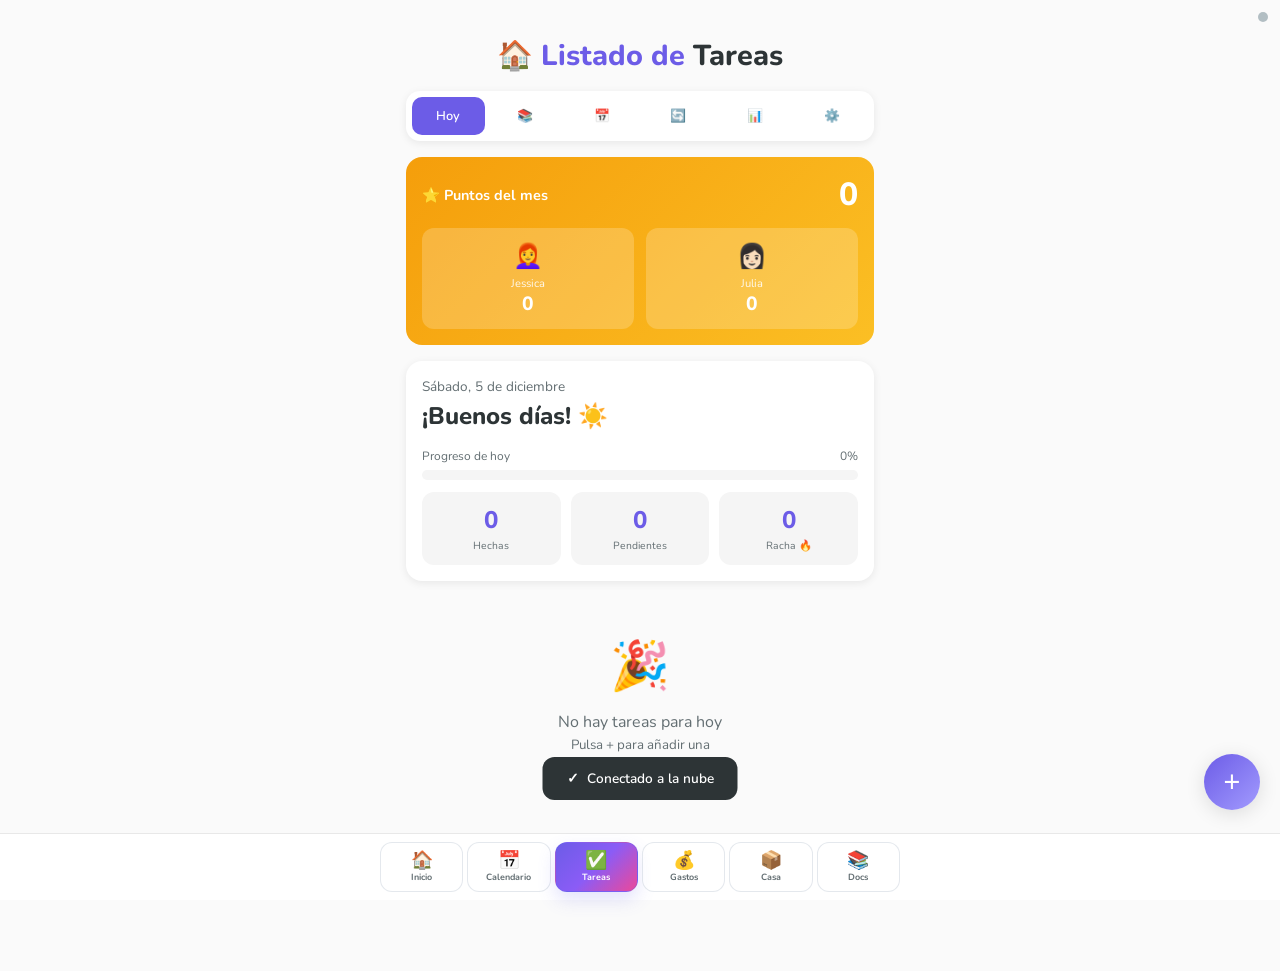
<file: control-familiar/pages/tareas.html>
<!DOCTYPE html>
<html lang="es">
<head>
    <meta charset="UTF-8">
    <meta name="viewport" content="width=device-width,initial-scale=1,maximum-scale=1,user-scalable=no">
    <meta name="apple-mobile-web-app-capable" content="yes">
    <meta name="apple-mobile-web-app-status-bar-style" content="default">
    <title>🏠 Tareas</title>
    <link rel="preconnect" href="https://fonts.googleapis.com">
    <link href="https://fonts.googleapis.com/css2?family=Nunito:wght@400;600;700;800&family=JetBrains+Mono:wght@500&display=swap" rel="stylesheet">
    <style>
        :root{
            --bg:#fafafa;
            --card:#ffffff;
            --card2:#f5f5f5;
            --border:#e8e8e8;
            --text:#2d3436;
            --text2:#636e72;
            --text3:#b2bec3;
            --accent:#6c5ce7;
            --accent2:#a29bfe;
            --success:#00b894;
            --warn:#fdcb6e;
            --danger:#ff7675;
            --info:#74b9ff;
            --shadow:0 2px 8px rgba(0,0,0,0.08);
            --shadow-lg:0 4px 20px rgba(0,0,0,0.12);
        }
        *{box-sizing:border-box;margin:0;padding:0}
        body{font-family:'Nunito',sans-serif;background:var(--bg);color:var(--text);min-height:100vh;padding-bottom:80px}
        .app{max-width:500px;margin:0 auto;padding:16px}
        .header{text-align:center;padding:20px 0 16px}
        .logo{font-size:1.8rem;font-weight:800;color:var(--accent)}
        .logo span{color:var(--text)}
        .subtitle{font-size:0.75rem;color:var(--text2);margin-top:2px}
        
        /* Navigation */
        .nav{display:flex;gap:4px;background:var(--card);padding:6px;border-radius:14px;box-shadow:var(--shadow);margin-bottom:16px;overflow-x:auto}
        .nav-btn{flex:1;padding:10px 8px;border:0;background:0;border-radius:10px;font-family:'Nunito',sans-serif;font-weight:600;font-size:0.8rem;color:var(--text2);cursor:pointer;transition:all 0.2s;white-space:nowrap}
        .nav-btn.active{background:var(--accent);color:#fff}
        
        /* Tabs */
        .tab{display:none}
        .tab.active{display:block}
        
        /* Cards */
        .card{background:var(--card);border-radius:16px;padding:16px;margin-bottom:12px;box-shadow:var(--shadow)}
        .card-title{font-weight:700;font-size:1rem;margin-bottom:12px;display:flex;align-items:center;gap:8px}
        
        /* Today Overview */
        .today-date{font-size:0.85rem;color:var(--text2)}
        .today-greeting{font-size:1.5rem;font-weight:800;margin:4px 0}
        .today-progress{margin-top:16px}
        .progress-label{display:flex;justify-content:space-between;font-size:0.75rem;color:var(--text2);margin-bottom:6px}
        .progress-bar{height:10px;background:var(--card2);border-radius:5px;overflow:hidden}
        .progress-fill{height:100%;background:linear-gradient(90deg,var(--accent),var(--success));border-radius:5px;transition:width 0.5s}
        
        /* Stats Grid */
        .stats-grid{display:grid;grid-template-columns:repeat(3,1fr);gap:10px;margin-top:12px}
        .stat-box{background:var(--card2);border-radius:12px;padding:12px;text-align:center}
        .stat-val{font-size:1.5rem;font-weight:800;color:var(--accent)}
        .stat-lbl{font-size:0.65rem;color:var(--text2);margin-top:2px}
        
        /* Task List */
        .task-section{margin-bottom:16px}
        .section-header{display:flex;justify-content:space-between;align-items:center;margin-bottom:10px}
        .section-title{font-weight:700;font-size:0.9rem;display:flex;align-items:center;gap:6px}
        .section-count{font-size:0.7rem;color:var(--text3);background:var(--card2);padding:2px 8px;border-radius:10px}
        
        .task-item{display:flex;align-items:center;gap:12px;padding:14px;background:var(--card);border-radius:12px;margin-bottom:8px;box-shadow:var(--shadow);transition:all 0.2s}
        .task-item.done{opacity:0.6}
        .task-item.done .task-name{text-decoration:line-through;color:var(--text2)}
        .task-check{width:26px;height:26px;border:2px solid var(--border);border-radius:50%;cursor:pointer;display:flex;align-items:center;justify-content:center;transition:all 0.2s;flex-shrink:0}
        .task-check:hover{border-color:var(--accent)}
        .task-item.done .task-check{background:var(--success);border-color:var(--success);color:#fff}
        .task-info{flex:1;min-width:0}
        .task-name{font-weight:600;font-size:0.9rem;margin-bottom:2px}
        .task-meta{display:flex;align-items:center;gap:8px;font-size:0.7rem;color:var(--text2)}
        .task-tag{padding:2px 8px;border-radius:6px;font-size:0.6rem;font-weight:600}
        .task-tag.cocina{background:#fff3e0;color:#f57c00}
        .task-tag.baño{background:#e3f2fd;color:#1976d2}
        .task-tag.salon{background:#f3e5f5;color:#7b1fa2}
        .task-tag.dormitorio{background:#e8f5e9;color:#388e3c}
        .task-tag.general{background:#fce4ec;color:#c2185b}
        .task-tag.compras{background:#fff8e1;color:#ffa000}
        .task-tag.otros{background:#eceff1;color:#546e7a}
        .task-actions{display:flex;gap:6px}
        .task-action{width:32px;height:32px;border:0;background:var(--card2);border-radius:8px;cursor:pointer;font-size:0.9rem;transition:all 0.2s}
        .task-action:hover{background:var(--border)}
        
        /* Assigned user badges */
        .task-user{padding:2px 8px;border-radius:6px;font-size:0.6rem;font-weight:700}
        .task-user.jessica{background:#fce7f3;color:#db2777}
        .task-user.julia{background:#ede9fe;color:#7c3aed}
        .task-user.both{background:#dbeafe;color:#2563eb}
        
        /* User selector in form */
        .user-selector{display:flex;gap:8px}
        .user-btn{flex:1;padding:12px;border:2px solid var(--border);border-radius:10px;background:var(--bg);cursor:pointer;font-weight:600;font-size:0.75rem;text-align:center;transition:all 0.2s}
        .user-btn.jessica.active{border-color:#db2777;background:#fce7f3;color:#db2777}
        .user-btn.julia.active{border-color:#7c3aed;background:#ede9fe;color:#7c3aed}
        .user-btn.both.active{border-color:#2563eb;background:#dbeafe;color:#2563eb}
        
        /* Points & Gamification */
        .points-card{background:linear-gradient(135deg,#f59e0b,#fbbf24);border-radius:16px;padding:16px;color:#fff;margin-bottom:16px}
        .points-header{display:flex;justify-content:space-between;align-items:center}
        .points-title{font-weight:700;font-size:0.9rem}
        .points-total{font-size:2rem;font-weight:800}
        .points-ranking{display:flex;gap:12px;margin-top:12px}
        .ranking-user{flex:1;background:rgba(255,255,255,0.2);border-radius:12px;padding:12px;text-align:center}
        .ranking-avatar{font-size:1.5rem;margin-bottom:4px}
        .ranking-name{font-size:0.7rem;opacity:0.9}
        .ranking-pts{font-size:1.2rem;font-weight:800}
        .ranking-user.leader{background:rgba(255,255,255,0.4)}
        
        /* Priority indicators */
        .task-item.high{border-left:3px solid var(--danger)}
        .task-item.medium{border-left:3px solid var(--warn)}
        .task-item.low{border-left:3px solid var(--info)}
        
        /* Add Task Button */
        .add-btn{position:fixed;bottom:90px;right:20px;width:56px;height:56px;background:linear-gradient(135deg,var(--accent),var(--accent2));border:0;border-radius:50%;color:#fff;font-size:1.8rem;box-shadow:var(--shadow-lg);cursor:pointer;z-index:50;transition:transform 0.2s}
        .add-btn:hover{transform:scale(1.1)}
        
        /* Calendar */
        .calendar-header{display:flex;justify-content:space-between;align-items:center;margin-bottom:16px}
        .calendar-title{font-weight:700;font-size:1.1rem}
        .calendar-nav{display:flex;gap:8px}
        .calendar-nav button{width:36px;height:36px;border:0;background:var(--card2);border-radius:8px;cursor:pointer;font-size:1rem}
        .calendar-grid{display:grid;grid-template-columns:repeat(7,1fr);gap:4px}
        .calendar-day-name{text-align:center;font-size:0.65rem;color:var(--text3);padding:8px 0;font-weight:600}
        .calendar-day{aspect-ratio:1;display:flex;flex-direction:column;align-items:center;justify-content:center;border-radius:10px;cursor:pointer;transition:all 0.2s;font-size:0.85rem;font-weight:600;position:relative}
        .calendar-day:hover{background:var(--card2)}
        .calendar-day.other-month{color:var(--text3)}
        .calendar-day.today{background:var(--accent);color:#fff}
        .calendar-day.selected{outline:2px solid var(--accent);outline-offset:2px}
        .calendar-day.has-tasks::after{content:'';position:absolute;bottom:4px;width:6px;height:6px;background:var(--success);border-radius:50%}
        .calendar-day.today.has-tasks::after{background:#fff}
        
        /* Scheduled Tasks */
        .scheduled-date{font-size:0.8rem;color:var(--text2);margin:16px 0 10px;font-weight:600}
        
        /* Habits/Routines */
        .routine-card{background:var(--card);border-radius:14px;padding:14px;margin-bottom:10px;box-shadow:var(--shadow)}
        .routine-header{display:flex;justify-content:space-between;align-items:center;margin-bottom:10px}
        .routine-name{font-weight:700;font-size:0.95rem}
        .routine-freq{font-size:0.65rem;color:var(--text2);background:var(--card2);padding:4px 10px;border-radius:8px}
        .routine-tasks{display:flex;flex-direction:column;gap:6px}
        .routine-task{display:flex;align-items:center;gap:10px;padding:10px;background:var(--card2);border-radius:10px}
        .routine-task-check{width:22px;height:22px;border:2px solid var(--border);border-radius:6px;cursor:pointer;display:flex;align-items:center;justify-content:center}
        .routine-task.done .routine-task-check{background:var(--success);border-color:var(--success);color:#fff}
        .routine-task.done .routine-task-name{text-decoration:line-through;color:var(--text2)}
        .routine-task-name{font-size:0.85rem;flex:1}
        
        /* Week Streak */
        .streak-card{background:linear-gradient(135deg,var(--accent),var(--accent2));border-radius:16px;padding:16px;color:#fff;margin-bottom:16px}
        .streak-header{display:flex;justify-content:space-between;align-items:center;margin-bottom:12px}
        .streak-title{font-weight:700}
        .streak-num{font-size:1.8rem;font-weight:800}
        .streak-days{display:flex;justify-content:space-between}
        .streak-day{text-align:center}
        .streak-day-name{font-size:0.6rem;opacity:0.8;margin-bottom:4px}
        .streak-day-check{width:32px;height:32px;background:rgba(255,255,255,0.2);border-radius:8px;display:flex;align-items:center;justify-content:center}
        .streak-day-check.done{background:rgba(255,255,255,0.9);color:var(--accent)}
        
        /* Modal */
        .modal{position:fixed;inset:0;background:rgba(0,0,0,0.5);z-index:100;display:none;align-items:flex-start;justify-content:center;padding-top:16px}
        .modal.active{display:flex}
        .modal-content{background:var(--card);border-radius:24px;padding:24px;width:100%;max-width:500px;max-height:85vh;overflow-y:auto}
        .modal-header{display:flex;justify-content:space-between;align-items:center;margin-bottom:20px}
        .modal-title{font-weight:800;font-size:1.2rem}
        .modal-close{width:36px;height:36px;border:0;background:var(--card2);border-radius:10px;cursor:pointer;font-size:1.2rem}
        .form-group{margin-bottom:16px}
        .form-label{display:block;font-size:0.8rem;font-weight:600;color:var(--text2);margin-bottom:6px}
        .form-input{width:100%;padding:14px;border:2px solid var(--border);border-radius:12px;font-family:'Nunito',sans-serif;font-size:1rem;background:var(--bg);transition:border-color 0.2s}
        .form-input:focus{outline:0;border-color:var(--accent)}
        .form-select{width:100%;padding:14px;border:2px solid var(--border);border-radius:12px;font-family:'Nunito',sans-serif;font-size:1rem;background:var(--bg);cursor:pointer}
        .form-row{display:flex;gap:10px}
        .form-row .form-group{flex:1}
        .priority-select{display:flex;gap:8px}
        .priority-btn{flex:1;padding:12px;border:2px solid var(--border);border-radius:10px;background:var(--bg);cursor:pointer;font-weight:600;font-size:0.8rem;transition:all 0.2s}
        .priority-btn.high.active{border-color:var(--danger);background:#fff5f5;color:var(--danger)}
        .priority-btn.medium.active{border-color:var(--warn);background:#fffdf5;color:#f39c12}
        .priority-btn.low.active{border-color:var(--info);background:#f5faff;color:var(--info)}
        .submit-btn{width:100%;padding:16px;background:linear-gradient(135deg,var(--accent),var(--accent2));border:0;border-radius:12px;color:#fff;font-family:'Nunito',sans-serif;font-weight:700;font-size:1rem;cursor:pointer;margin-top:8px}
        
        /* Toast */
        .toast{position:fixed;bottom:100px;left:50%;transform:translateX(-50%) translateY(100px);background:var(--text);color:#fff;padding:12px 24px;border-radius:12px;font-size:0.85rem;font-weight:600;opacity:0;transition:all 0.3s;z-index:200;display:flex;align-items:center;gap:8px}
        .toast.active{transform:translateX(-50%) translateY(0);opacity:1}
        
        /* Celebration */
        .celebration{position:fixed;inset:0;background:rgba(255,255,255,0.95);z-index:300;display:none;align-items:center;justify-content:center;flex-direction:column}
        .celebration.active{display:flex}
        .celebration-icon{font-size:4rem;animation:bounce 0.5s ease infinite alternate}
        @keyframes bounce{from{transform:scale(1)}to{transform:scale(1.1)}}
        .celebration-title{font-size:1.5rem;font-weight:800;color:var(--accent);margin-top:16px}
        .celebration-sub{color:var(--text2);margin-top:8px}
        .celebration-btn{margin-top:24px;padding:14px 40px;background:var(--accent);border:0;border-radius:12px;color:#fff;font-family:'Nunito',sans-serif;font-weight:700;cursor:pointer}
        
        /* Confetti */
        .confetti-container{position:fixed;inset:0;pointer-events:none;z-index:301;overflow:hidden}
        .confetti{position:absolute;width:10px;height:10px;border-radius:2px;animation:confettiFall 3s ease-out forwards}
        @keyframes confettiFall{0%{transform:translateY(-100vh) rotate(0deg);opacity:1}100%{transform:translateY(100vh) rotate(720deg);opacity:0}}
        
        /* History */
        .history-item{display:flex;align-items:center;gap:12px;padding:12px;background:var(--card);border-radius:10px;margin-bottom:8px;box-shadow:var(--shadow)}
        .history-date{width:50px;text-align:center}
        .history-day{font-size:1.2rem;font-weight:800;color:var(--accent)}
        .history-month{font-size:0.6rem;color:var(--text2)}
        .history-info{flex:1}
        .history-count{font-weight:700}
        .history-tasks{font-size:0.75rem;color:var(--text2)}
        .history-score{font-size:0.8rem;font-weight:700;color:var(--success)}
        
        /* Empty State */
        .empty{text-align:center;padding:40px 20px}
        .empty-icon{font-size:3rem;margin-bottom:12px}
        .empty-text{color:var(--text2)}
        
        /* Sync Indicator */
        .sync-indicator{position:fixed;top:12px;right:12px;width:10px;height:10px;border-radius:50%;background:var(--text3);z-index:100}
        .sync-indicator.online{background:var(--success);box-shadow:0 0 8px var(--success)}
        .sync-indicator.syncing{background:var(--info);animation:pulse 1s infinite}
        @keyframes pulse{0%,100%{opacity:1}50%{opacity:0.3}}
        
        /* Library */
        .lib-zone{margin-bottom:20px}
        .lib-zone-header{display:flex;align-items:center;gap:10px;padding:12px;background:var(--card);border-radius:12px;margin-bottom:8px;cursor:pointer;box-shadow:var(--shadow)}
        .lib-zone-icon{font-size:1.5rem}
        .lib-zone-name{font-weight:700;flex:1}
        .lib-zone-count{font-size:0.75rem;color:var(--text2);background:var(--card2);padding:4px 10px;border-radius:8px}
        .lib-zone-toggle{color:var(--text3);transition:transform 0.2s}
        .lib-zone-toggle.open{transform:rotate(180deg)}
        .lib-zone-tasks{display:none;padding-left:8px}
        .lib-zone-tasks.open{display:block}
        .lib-task{display:flex;align-items:center;gap:10px;padding:12px;background:var(--card);border-radius:10px;margin-bottom:6px;box-shadow:var(--shadow);cursor:pointer;transition:all 0.2s}
        .lib-task:hover{background:var(--card2)}
        .lib-task:active{transform:scale(0.98)}
        .lib-task-name{flex:1;font-size:0.9rem}
        .lib-task-add{width:32px;height:32px;background:var(--accent);border:0;border-radius:8px;color:#fff;font-size:1rem;cursor:pointer}
        .lib-task-freq{font-size:0.65rem;color:var(--text3);background:var(--card2);padding:3px 8px;border-radius:6px}
        
        /* Quick Add */
        .quick-add{position:fixed;bottom:160px;right:20px;background:var(--card);border-radius:12px;padding:8px;box-shadow:var(--shadow-lg);display:none;flex-direction:column;gap:4px;z-index:49}
        .quick-add.active{display:flex}
        .quick-add-btn{padding:10px 16px;background:var(--card2);border:0;border-radius:8px;font-size:0.8rem;cursor:pointer;text-align:left;transition:background 0.2s}
        .quick-add-btn:hover{background:var(--border)}
    </style>
    <link rel="stylesheet" href="../css/shell.css"></head>
<body>
<div class="app">
    <div class="sync-indicator" id="sync-indicator"></div>
    <header class="header">
        <div class="logo">🏠 Listado de <span>Tareas</span></div>
    </header>
    
    <nav class="nav">
        <button class="nav-btn active" data-tab="today">Hoy</button>
        <button class="nav-btn" data-tab="library">📚</button>
        <button class="nav-btn" data-tab="calendar">📅</button>
        <button class="nav-btn" data-tab="routines">🔄</button>
        <button class="nav-btn" data-tab="history">📊</button>
        <button class="nav-btn" data-tab="config">⚙️</button>
    </nav>
    
    <div id="today" class="tab active">
        <!-- Puntos y Ranking -->
        <div class="points-card">
            <div class="points-header">
                <div class="points-title">⭐ Puntos del mes</div>
                <div class="points-total" id="points-total">0</div>
            </div>
            <div class="points-ranking">
                <div class="ranking-user" id="ranking-jessica">
                    <div class="ranking-avatar">👩‍🦰</div>
                    <div class="ranking-name">Jessica</div>
                    <div class="ranking-pts" id="pts-jessica">0</div>
                </div>
                <div class="ranking-user" id="ranking-julia">
                    <div class="ranking-avatar">👩🏻</div>
                    <div class="ranking-name">Julia</div>
                    <div class="ranking-pts" id="pts-julia">0</div>
                </div>
            </div>
        </div>
        
        <div class="card">
            <div class="today-date" id="today-date"></div>
            <div class="today-greeting" id="today-greeting">¡Buenos días!</div>
            <div class="today-progress">
                <div class="progress-label"><span>Progreso de hoy</span><span id="progress-pct">0%</span></div>
                <div class="progress-bar"><div class="progress-fill" id="progress-fill"></div></div>
            </div>
            <div class="stats-grid">
                <div class="stat-box"><div class="stat-val" id="stat-done">0</div><div class="stat-lbl">Hechas</div></div>
                <div class="stat-box"><div class="stat-val" id="stat-pending">0</div><div class="stat-lbl">Pendientes</div></div>
                <div class="stat-box"><div class="stat-val" id="stat-streak">0</div><div class="stat-lbl">Racha 🔥</div></div>
            </div>
        </div>
        <div id="today-tasks"></div>
    </div>
    
    <div id="library" class="tab">
        <div class="card">
            <div style="display:flex;justify-content:space-between;align-items:center">
                <div class="card-title">📚 Biblioteca de Tareas</div>
                <button class="task-action" onclick="openLibraryModal()" style="width:auto;padding:0 12px;font-size:0.75rem;background:var(--accent)">+ Nueva</button>
            </div>
            <p style="font-size:0.8rem;color:var(--text2);margin-top:6px">Pulsa en una tarea para añadirla a hoy</p>
        </div>
        <div id="library-list"></div>
    </div>
    
    <div id="calendar" class="tab">
        <div class="card">
            <div class="calendar-header">
                <button class="calendar-nav-btn" onclick="changeMonth(-1)">←</button>
                <div class="calendar-title" id="calendar-title"></div>
                <button class="calendar-nav-btn" onclick="changeMonth(1)">→</button>
            </div>
            <div class="calendar-grid" id="calendar-grid"></div>
        </div>
        <div id="calendar-tasks"></div>
    </div>
    
    <div id="routines" class="tab">
        <div class="streak-card">
            <div class="streak-header">
                <div class="streak-title">🔥 Racha Semanal</div>
                <div class="streak-num" id="week-streak">0</div>
            </div>
            <div class="streak-days" id="streak-days"></div>
        </div>
        <div class="section-header">
            <div class="section-title">🔄 Rutinas Diarias</div>
            <button class="task-action" onclick="openRoutineModal()" style="width:auto;padding:0 12px;font-size:0.75rem">+ Nueva</button>
        </div>
        <div id="routines-list"></div>
    </div>
    
    <div id="history" class="tab">
        <div class="card">
            <div class="card-title">📊 Estadísticas</div>
            <div class="stats-grid">
                <div class="stat-box"><div class="stat-val" id="hist-total">0</div><div class="stat-lbl">Total hechas</div></div>
                <div class="stat-box"><div class="stat-val" id="hist-best">0</div><div class="stat-lbl">Mejor racha</div></div>
                <div class="stat-box"><div class="stat-val" id="hist-avg">0</div><div class="stat-lbl">Media/día</div></div>
            </div>
        </div>
        <div class="section-title" style="margin:16px 0 12px">📜 Últimos días</div>
        <div id="history-list"></div>
    </div>
    
    <div id="config" class="tab">
        <div class="card">
            <div class="card-title">☁️ Sincronización</div>
            <div id="sync-config"></div>
        </div>
        <div class="card">
            <div class="card-title">📁 Datos</div>
            <button class="submit-btn" style="background:var(--card2);color:var(--text);margin:0 0 8px" onclick="exportData()">📤 Exportar datos</button>
            <input type="file" id="import-file" accept=".json" style="display:none" onchange="importData(this)">
            <button class="submit-btn" style="background:var(--card2);color:var(--text);margin:0" onclick="document.getElementById('import-file').click()">📥 Importar datos</button>
        </div>
    </div>
</div>

<button class="add-btn" onclick="openTaskModal()">+</button>

<!-- Task Modal -->
<div class="modal" id="task-modal">
    <div class="modal-content">
        <div class="modal-header">
            <div class="modal-title" id="task-modal-title">Nueva tarea</div>
            <button class="modal-close" onclick="closeTaskModal()">✕</button>
        </div>
        <div class="form-group">
            <label class="form-label">¿Qué hay que hacer?</label>
            <input type="text" class="form-input" id="task-name" placeholder="Ej: Limpiar el baño">
        </div>
        <div class="form-group">
            <label class="form-label">👤 ¿Quién lo hace?</label>
            <div class="user-selector">
                <button type="button" class="user-btn jessica" onclick="setTaskUser('jessica')">👩‍🦰 Jessica</button>
                <button type="button" class="user-btn julia" onclick="setTaskUser('julia')">👩🏻 Julia</button>
                <button type="button" class="user-btn both active" onclick="setTaskUser('both')">👥 Las dos</button>
            </div>
        </div>
        <div class="form-row">
            <div class="form-group">
                <label class="form-label">Zona</label>
                <select class="form-select" id="task-zone">
                    <option value="cocina">🍳 Cocina</option>
                    <option value="baño">🚿 Baño</option>
                    <option value="salon">🛋️ Salón</option>
                    <option value="dormitorio">🛏️ Dormitorio</option>
                    <option value="general">🏠 General</option>
                    <option value="compras">🛒 Compras</option>
                    <option value="otros">📦 Otros</option>
                </select>
            </div>
            <div class="form-group">
                <label class="form-label">Fecha</label>
                <input type="date" class="form-input" id="task-date">
            </div>
        </div>
        <div class="form-group">
            <label class="form-label">Prioridad</label>
            <div class="priority-select">
                <button type="button" class="priority-btn high" onclick="setPriority('high')">🔴 Alta</button>
                <button type="button" class="priority-btn medium active" onclick="setPriority('medium')">🟡 Media</button>
                <button type="button" class="priority-btn low" onclick="setPriority('low')">🔵 Baja</button>
            </div>
        </div>
        <div class="form-group">
            <label style="display:flex;align-items:center;gap:8px;cursor:pointer">
                <input type="checkbox" id="task-rotate">
                <span class="form-label" style="margin:0">🔁 Rotar cada semana (alterna Jessica/Julia)</span>
            </label>
        </div>
        <button class="submit-btn" onclick="saveTask()">✓ Guardar tarea</button>
    </div>
</div>

<!-- Routine Modal -->
<div class="modal" id="routine-modal">
    <div class="modal-content">
        <div class="modal-header">
            <div class="modal-title">Nueva rutina</div>
            <button class="modal-close" onclick="closeRoutineModal()">✕</button>
        </div>
        <div class="form-group">
            <label class="form-label">Nombre de la rutina</label>
            <input type="text" class="form-input" id="routine-name" placeholder="Ej: Rutina de mañana">
        </div>
        <div class="form-group">
            <label class="form-label">Tareas (una por línea)</label>
            <textarea class="form-input" id="routine-tasks" rows="5" placeholder="Hacer la cama&#10;Ventilar habitación&#10;Recoger cocina"></textarea>
        </div>
        <button class="submit-btn" onclick="saveRoutine()">✓ Guardar rutina</button>
    </div>
</div>

<!-- Library Modal -->
<div class="modal" id="library-modal">
    <div class="modal-content">
        <div class="modal-header">
            <div class="modal-title">📚 Nueva tarea en biblioteca</div>
            <button class="modal-close" onclick="closeLibraryModal()">✕</button>
        </div>
        <div class="form-group">
            <label class="form-label">Nombre de la tarea</label>
            <input type="text" class="form-input" id="library-task-name" placeholder="Ej: Limpiar ventanas">
        </div>
        <div class="form-group">
            <label class="form-label">Zona</label>
            <select class="form-select" id="library-task-zone">
                <option value="cocina">🍳 Cocina</option>
                <option value="baño">🚿 Baño</option>
                <option value="salon">🛋️ Salón</option>
                <option value="dormitorio">🛏️ Dormitorio</option>
                <option value="general">🏠 General</option>
                <option value="compras">🛒 Compras</option>
                <option value="otros">📦 Otros</option>
            </select>
        </div>
        <div class="form-group">
            <label class="form-label">Prioridad por defecto</label>
            <div class="priority-select">
                <button type="button" class="priority-btn high" onclick="setLibraryPriority('high')">🔴 Alta</button>
                <button type="button" class="priority-btn medium active" onclick="setLibraryPriority('medium')">🟡 Media</button>
                <button type="button" class="priority-btn low" onclick="setLibraryPriority('low')">🔵 Baja</button>
            </div>
        </div>
        <button class="submit-btn" onclick="saveLibraryTask()">✓ Añadir a biblioteca</button>
    </div>
</div>

<!-- Toast -->
<div class="toast" id="toast"><span id="toast-icon">✓</span><span id="toast-text">Guardado</span></div>

<!-- Celebration -->
<div class="celebration" id="celebration">
    <div class="confetti-container" id="confetti-container"></div>
    <div class="celebration-icon" id="celeb-icon">🎉</div>
    <div class="celebration-title" id="celeb-title">¡Genial!</div>
    <div class="celebration-sub" id="celeb-sub">Has completado todas las tareas</div>
    <button class="celebration-btn" onclick="closeCelebration()">¡Gracias!</button>
</div>

<script>
// ============ DATA ============
var DATA = JSON.parse(localStorage.getItem('home_data')) || {
    tasks: [],
    routines: [],
    history: [],
    streak: 0,
    bestStreak: 0
};

var ZONES = {
    cocina: {icon: '🍳', name: 'Cocina'},
    baño: {icon: '🚿', name: 'Baño'},
    salon: {icon: '🛋️', name: 'Salón'},
    dormitorio: {icon: '🛏️', name: 'Dormitorio'},
    general: {icon: '🏠', name: 'General'},
    compras: {icon: '🛒', name: 'Compras'},
    otros: {icon: '📦', name: 'Otros'}
};

// Biblioteca de tareas predefinidas
var TASK_LIBRARY = {
    cocina: [
        {name: 'Fregar los platos', freq: 'diario'},
        {name: 'Limpiar encimera', freq: 'diario'},
        {name: 'Barrer el suelo', freq: 'diario'},
        {name: 'Fregar el suelo', freq: 'semanal'},
        {name: 'Limpiar vitrocerámica', freq: 'semanal'},
        {name: 'Limpiar microondas', freq: 'semanal'},
        {name: 'Limpiar horno', freq: 'mensual'},
        {name: 'Limpiar nevera', freq: 'mensual'},
        {name: 'Limpiar campana extractora', freq: 'mensual'},
        {name: 'Descongelar congelador', freq: 'mensual'},
        {name: 'Limpiar armarios por dentro', freq: 'mensual'},
        {name: 'Tirar basura', freq: 'diario'},
        {name: 'Sacar contenedores', freq: 'semanal'},
        {name: 'Limpiar cubos de basura', freq: 'mensual'},
        {name: 'Vaciar lavavajillas', freq: 'diario'},
        {name: 'Poner lavavajillas', freq: 'diario'},
        {name: 'Limpiar fregadero', freq: 'diario'},
        {name: 'Descalcificar cafetera', freq: 'mensual'},
        {name: 'Limpiar tostadora', freq: 'mensual'}
    ],
    baño: [
        {name: 'Limpiar váter', freq: 'semanal'},
        {name: 'Limpiar lavabo', freq: 'semanal'},
        {name: 'Limpiar espejo', freq: 'semanal'},
        {name: 'Limpiar ducha/bañera', freq: 'semanal'},
        {name: 'Fregar suelo', freq: 'semanal'},
        {name: 'Cambiar toallas', freq: 'semanal'},
        {name: 'Limpiar azulejos', freq: 'mensual'},
        {name: 'Desatascar desagües', freq: 'mensual'},
        {name: 'Limpiar mampara', freq: 'semanal'},
        {name: 'Reponer papel higiénico', freq: 'semanal'},
        {name: 'Reponer jabón', freq: 'semanal'},
        {name: 'Lavar alfombrilla', freq: 'mensual'},
        {name: 'Limpiar armario baño', freq: 'mensual'},
        {name: 'Tirar productos caducados', freq: 'mensual'}
    ],
    salon: [
        {name: 'Pasar aspiradora', freq: 'semanal'},
        {name: 'Quitar polvo muebles', freq: 'semanal'},
        {name: 'Limpiar TV y pantallas', freq: 'semanal'},
        {name: 'Ordenar cojines', freq: 'diario'},
        {name: 'Recoger mesa', freq: 'diario'},
        {name: 'Fregar suelo', freq: 'semanal'},
        {name: 'Limpiar ventanas', freq: 'mensual'},
        {name: 'Limpiar sofá', freq: 'mensual'},
        {name: 'Regar plantas', freq: 'semanal'},
        {name: 'Quitar polvo estanterías', freq: 'semanal'},
        {name: 'Limpiar lámparas', freq: 'mensual'},
        {name: 'Aspirar sofá', freq: 'mensual'},
        {name: 'Limpiar mandos TV', freq: 'mensual'},
        {name: 'Ordenar revistas/libros', freq: 'semanal'}
    ],
    dormitorio: [
        {name: 'Hacer la cama', freq: 'diario'},
        {name: 'Cambiar sábanas', freq: 'semanal'},
        {name: 'Pasar aspiradora', freq: 'semanal'},
        {name: 'Quitar polvo', freq: 'semanal'},
        {name: 'Ordenar armario', freq: 'mensual'},
        {name: 'Recoger ropa', freq: 'diario'},
        {name: 'Ventilar habitación', freq: 'diario'},
        {name: 'Limpiar mesitas de noche', freq: 'semanal'},
        {name: 'Girar colchón', freq: 'mensual'},
        {name: 'Lavar almohadas', freq: 'mensual'},
        {name: 'Lavar edredón/manta', freq: 'mensual'},
        {name: 'Limpiar debajo cama', freq: 'mensual'},
        {name: 'Ordenar cajones', freq: 'mensual'},
        {name: 'Limpiar espejo', freq: 'semanal'}
    ],
    general: [
        {name: 'Poner lavadora', freq: 'semanal'},
        {name: 'Tender ropa', freq: 'semanal'},
        {name: 'Planchar', freq: 'semanal'},
        {name: 'Doblar y guardar ropa', freq: 'semanal'},
        {name: 'Pasar mopa', freq: 'semanal'},
        {name: 'Limpiar puertas', freq: 'mensual'},
        {name: 'Limpiar interruptores', freq: 'mensual'},
        {name: 'Limpiar pomos', freq: 'mensual'},
        {name: 'Revisar bombillas', freq: 'mensual'},
        {name: 'Limpiar rodapiés', freq: 'mensual'},
        {name: 'Quitar telarañas', freq: 'mensual'},
        {name: 'Limpiar terraza/balcón', freq: 'semanal'},
        {name: 'Regar plantas exterior', freq: 'semanal'},
        {name: 'Limpiar entrada', freq: 'semanal'},
        {name: 'Pasar aspiradora escaleras', freq: 'semanal'},
        {name: 'Cambiar flores/plantas', freq: 'mensual'},
        {name: 'Organizar trastero', freq: 'mensual'},
        {name: 'Limpiar garaje', freq: 'mensual'}
    ],
    compras: [
        {name: 'Compra semanal supermercado', freq: 'semanal'},
        {name: 'Comprar fruta y verdura', freq: 'semanal'},
        {name: 'Comprar pan', freq: 'diario'},
        {name: 'Comprar productos limpieza', freq: 'mensual'},
        {name: 'Comprar papel higiénico', freq: 'mensual'},
        {name: 'Revisar despensa', freq: 'semanal'},
        {name: 'Hacer lista de la compra', freq: 'semanal'},
        {name: 'Comprar detergente', freq: 'mensual'},
        {name: 'Comprar suavizante', freq: 'mensual'},
        {name: 'Comprar bolsas basura', freq: 'mensual'},
        {name: 'Comprar servilletas', freq: 'mensual'},
        {name: 'Comprar pilas', freq: 'mensual'}
    ],
    otros: [
        {name: 'Revisar correo', freq: 'diario'},
        {name: 'Pagar facturas', freq: 'mensual'},
        {name: 'Revisar electrodomésticos', freq: 'mensual'},
        {name: 'Llamar seguro/gestiones', freq: 'mensual'},
        {name: 'Llevar coche al taller', freq: 'mensual'},
        {name: 'Lavar coche', freq: 'mensual'},
        {name: 'Reparaciones pendientes', freq: 'mensual'},
        {name: 'Revisar alarmas humo', freq: 'mensual'},
        {name: 'Cambiar filtros aire', freq: 'mensual'},
        {name: 'Purgar radiadores', freq: 'mensual'},
        {name: 'Revisar extintores', freq: 'mensual'}
    ]
};

var currentPriority = 'medium';
var libraryPriority = 'medium';
var editingTask = null;
var selectedDate = new Date();
var viewingMonth = new Date();

// ============ LIBRARY MODAL ============
function openLibraryModal() {
    document.getElementById('library-task-name').value = '';
    document.getElementById('library-task-zone').value = 'general';
    libraryPriority = 'medium';
    document.querySelectorAll('#library-modal .priority-btn').forEach(function(b) {
        b.classList.remove('active');
        if (b.classList.contains('medium')) b.classList.add('active');
    });
    document.getElementById('library-modal').classList.add('active');
}

function closeLibraryModal() {
    document.getElementById('library-modal').classList.remove('active');
}

function setLibraryPriority(p) {
    libraryPriority = p;
    document.querySelectorAll('#library-modal .priority-btn').forEach(function(b) {
        b.classList.remove('active');
        if (b.classList.contains(p)) b.classList.add('active');
    });
}

function saveLibraryTask() {
    var name = document.getElementById('library-task-name').value.trim();
    if (!name) {
        alert('Escribe el nombre de la tarea');
        return;
    }
    
    var zone = document.getElementById('library-task-zone').value;
    
    // Añadir a TASK_LIBRARY
    if (!TASK_LIBRARY[zone]) TASK_LIBRARY[zone] = [];
    TASK_LIBRARY[zone].push({
        name: name,
        freq: 'semanal',
        priority: libraryPriority,
        custom: true
    });
    
    // Guardar tareas personalizadas en localStorage
    var customTasks = JSON.parse(localStorage.getItem('custom_library_tasks') || '[]');
    customTasks.push({zone: zone, name: name, freq: 'semanal', priority: libraryPriority});
    localStorage.setItem('custom_library_tasks', JSON.stringify(customTasks));
    
    closeLibraryModal();
    renderLibrary();
    showToast('✓', 'Tarea añadida a biblioteca');
}

// Cargar tareas personalizadas al inicio
function loadCustomLibraryTasks() {
    var customTasks = JSON.parse(localStorage.getItem('custom_library_tasks') || '[]');
    customTasks.forEach(function(t) {
        if (!TASK_LIBRARY[t.zone]) TASK_LIBRARY[t.zone] = [];
        TASK_LIBRARY[t.zone].push({name: t.name, freq: t.freq, priority: t.priority, custom: true});
    });
}
loadCustomLibraryTasks();

function save() {
    localStorage.setItem('home_data', JSON.stringify(DATA));
    if (CLOUD.url && CLOUD.autoSync) {
        clearTimeout(window.syncTimeout);
        window.syncTimeout = setTimeout(cloudSave, 2000);
    }
}

function getTodayKey() {
    var d = new Date();
    return d.getFullYear() + '-' + String(d.getMonth()+1).padStart(2,'0') + '-' + String(d.getDate()).padStart(2,'0');
}

function formatDate(dateStr) {
    var parts = dateStr.split('-');
    return parts[2] + '/' + parts[1] + '/' + parts[0];
}

// ============ TODAY ============
function renderToday() {
    var today = new Date();
    var days = ['Domingo','Lunes','Martes','Miércoles','Jueves','Viernes','Sábado'];
    var months = ['enero','febrero','marzo','abril','mayo','junio','julio','agosto','septiembre','octubre','noviembre','diciembre'];
    
    document.getElementById('today-date').textContent = days[today.getDay()] + ', ' + today.getDate() + ' de ' + months[today.getMonth()];
    
    var hour = today.getHours();
    var greeting = hour < 12 ? '¡Buenos días! ☀️' : hour < 20 ? '¡Buenas tardes! 🌤️' : '¡Buenas noches! 🌙';
    document.getElementById('today-greeting').textContent = greeting;
    
    var todayKey = getTodayKey();
    var todayTasks = DATA.tasks.filter(function(t) { return t.date === todayKey; });
    var done = todayTasks.filter(function(t) { return t.done; }).length;
    var total = todayTasks.length;
    var pct = total > 0 ? Math.round((done / total) * 100) : 0;
    
    document.getElementById('progress-pct').textContent = pct + '%';
    document.getElementById('progress-fill').style.width = pct + '%';
    document.getElementById('stat-done').textContent = done;
    document.getElementById('stat-pending').textContent = total - done;
    document.getElementById('stat-streak').textContent = DATA.streak;
    
    // Actualizar puntos
    updatePointsDisplay();
    
    // Render tasks
    var html = '';
    
    // Pendientes primero
    var pending = todayTasks.filter(function(t) { return !t.done; });
    var completed = todayTasks.filter(function(t) { return t.done; });
    
    if (pending.length > 0) {
        html += '<div class="section-header"><div class="section-title">📋 Pendientes</div><div class="section-count">' + pending.length + '</div></div>';
        pending.sort(function(a,b) { 
            var p = {high:0, medium:1, low:2};
            return p[a.priority] - p[b.priority];
        }).forEach(function(t) {
            html += renderTaskItem(t);
        });
    }
    
    if (completed.length > 0) {
        html += '<div class="section-header" style="margin-top:16px"><div class="section-title">✅ Completadas</div><div class="section-count">' + completed.length + '</div></div>';
        completed.forEach(function(t) {
            html += renderTaskItem(t);
        });
    }
    
    if (todayTasks.length === 0) {
        html = '<div class="empty"><div class="empty-icon">🎉</div><div class="empty-text">No hay tareas para hoy<br><small>Pulsa + para añadir una</small></div></div>';
    }
    
    document.getElementById('today-tasks').innerHTML = html;
}

function renderTaskItem(t) {
    var zone = ZONES[t.zone] || ZONES.otros;
    var userBadge = '';
    if (t.assignedTo === 'jessica') userBadge = '<span class="task-user jessica">👩‍🦰 Jessica</span>';
    else if (t.assignedTo === 'julia') userBadge = '<span class="task-user julia">👩🏻 Julia</span>';
    else if (t.assignedTo === 'both') userBadge = '<span class="task-user both">👥 Las dos</span>';
    
    var rotateBadge = t.rotate ? ' 🔁' : '';
    
    return '<div class="task-item ' + t.priority + (t.done ? ' done' : '') + '">' +
        '<div class="task-check" onclick="toggleTask(' + t.id + ')">' + (t.done ? '✓' : '') + '</div>' +
        '<div class="task-info">' +
            '<div class="task-name">' + t.name + rotateBadge + '</div>' +
            '<div class="task-meta"><span class="task-tag ' + t.zone + '">' + zone.icon + ' ' + zone.name + '</span>' + userBadge + '</div>' +
        '</div>' +
        '<div class="task-actions">' +
            '<button class="task-action" onclick="editTask(' + t.id + ')">✏️</button>' +
            '<button class="task-action" onclick="deleteTask(' + t.id + ')">🗑️</button>' +
        '</div>' +
    '</div>';
}

function toggleTask(id) {
    var task = DATA.tasks.find(function(t) { return t.id === id; });
    if (!task) return;
    
    task.done = !task.done;
    task.doneAt = task.done ? new Date().toISOString() : null;
    
    // Si está asignada a "both", preguntar quién la completó
    if (task.done && task.assignedTo === 'both') {
        var who = prompt('¿Quién completó esta tarea?\n1 = Jessica\n2 = Julia');
        if (who === '1') task.doneBy = 'jessica';
        else if (who === '2') task.doneBy = 'julia';
    } else if (task.done) {
        task.doneBy = task.assignedTo;
    }
    
    save();
    renderToday();
    renderCalendar();
    updatePointsDisplay();
    
    if (task.done) {
        showToast('✓', '¡Tarea completada! +' + (task.priority === 'high' ? '3' : task.priority === 'medium' ? '2' : '1') + ' pts');
        checkAllDone();
    }
}

function checkAllDone() {
    var todayKey = getTodayKey();
    var todayTasks = DATA.tasks.filter(function(t) { return t.date === todayKey; });
    var allDone = todayTasks.length > 0 && todayTasks.every(function(t) { return t.done; });
    
    if (allDone) {
        // Update streak
        updateStreak();
        showCelebration('🎉', '¡Increíble!', 'Has completado todas las tareas de hoy');
    }
}

function updateStreak() {
    var today = new Date();
    today.setHours(0,0,0,0);
    
    var streak = 0;
    for (var i = 0; i < 365; i++) {
        var d = new Date(today);
        d.setDate(d.getDate() - i);
        var key = d.getFullYear() + '-' + String(d.getMonth()+1).padStart(2,'0') + '-' + String(d.getDate()).padStart(2,'0');
        
        var dayTasks = DATA.tasks.filter(function(t) { return t.date === key; });
        if (dayTasks.length === 0) {
            if (i === 0) continue; // Hoy puede no tener tareas aún
            break;
        }
        
        var allDone = dayTasks.every(function(t) { return t.done; });
        if (allDone) streak++;
        else if (i > 0) break;
    }
    
    DATA.streak = streak;
    if (streak > DATA.bestStreak) DATA.bestStreak = streak;
    save();
}

// ============ USER ASSIGNMENT ============
var currentTaskUser = 'both';

function setTaskUser(user) {
    currentTaskUser = user;
    document.querySelectorAll('.user-btn').forEach(function(btn) {
        btn.classList.remove('active');
        if (btn.classList.contains(user)) btn.classList.add('active');
    });
}

// ============ POINTS SYSTEM ============
function calcPoints() {
    var now = new Date();
    var monthKey = now.getFullYear() + '-' + String(now.getMonth()+1).padStart(2,'0');
    var jessicaPts = 0;
    var juliaPts = 0;
    
    DATA.tasks.forEach(function(t) {
        if (t.done && t.doneAt && t.doneAt.startsWith(monthKey)) {
            var pts = t.priority === 'high' ? 3 : t.priority === 'medium' ? 2 : 1;
            if (t.doneBy === 'jessica') jessicaPts += pts;
            else if (t.doneBy === 'julia') juliaPts += pts;
            else if (t.assignedTo === 'jessica') jessicaPts += pts;
            else if (t.assignedTo === 'julia') juliaPts += pts;
            else { jessicaPts += pts/2; juliaPts += pts/2; }
        }
    });
    
    return {jessica: Math.round(jessicaPts), julia: Math.round(juliaPts), total: Math.round(jessicaPts + juliaPts)};
}

function updatePointsDisplay() {
    var pts = calcPoints();
    document.getElementById('points-total').textContent = pts.total;
    document.getElementById('pts-jessica').textContent = pts.jessica;
    document.getElementById('pts-julia').textContent = pts.julia;
    
    var jessicaEl = document.getElementById('ranking-jessica');
    var juliaEl = document.getElementById('ranking-julia');
    jessicaEl.classList.remove('leader');
    juliaEl.classList.remove('leader');
    if (pts.jessica > pts.julia) jessicaEl.classList.add('leader');
    else if (pts.julia > pts.jessica) juliaEl.classList.add('leader');
}

// ============ TASK MODAL ============
function openTaskModal(taskId) {
    editingTask = taskId || null;
    document.getElementById('task-modal-title').textContent = taskId ? 'Editar tarea' : 'Nueva tarea';
    
    if (taskId) {
        var task = DATA.tasks.find(function(t) { return t.id === taskId; });
        if (task) {
            document.getElementById('task-name').value = task.name;
            document.getElementById('task-zone').value = task.zone;
            document.getElementById('task-date').value = task.date;
            setPriority(task.priority);
            setTaskUser(task.assignedTo || 'both');
            document.getElementById('task-rotate').checked = task.rotate || false;
        }
    } else {
        document.getElementById('task-name').value = '';
        document.getElementById('task-zone').value = 'general';
        document.getElementById('task-date').value = getTodayKey();
        setPriority('medium');
        setTaskUser('both');
        document.getElementById('task-rotate').checked = false;
    }
    
    document.getElementById('task-modal').classList.add('active');
}

function closeTaskModal() {
    document.getElementById('task-modal').classList.remove('active');
    editingTask = null;
}

function setPriority(p) {
    currentPriority = p;
    document.querySelectorAll('.priority-btn').forEach(function(btn) {
        btn.classList.remove('active');
        if (btn.classList.contains(p)) btn.classList.add('active');
    });
}

function saveTask() {
    var name = document.getElementById('task-name').value.trim();
    if (!name) {
        showToast('❌', 'Escribe una tarea');
        return;
    }
    
    var task = {
        id: editingTask || Date.now(),
        name: name,
        zone: document.getElementById('task-zone').value,
        date: document.getElementById('task-date').value || getTodayKey(),
        priority: currentPriority,
        assignedTo: currentTaskUser,
        rotate: document.getElementById('task-rotate').checked,
        done: false,
        createdAt: new Date().toISOString()
    };
    
    if (editingTask) {
        var idx = DATA.tasks.findIndex(function(t) { return t.id === editingTask; });
        if (idx >= 0) {
            task.done = DATA.tasks[idx].done;
            task.doneAt = DATA.tasks[idx].doneAt;
            task.doneBy = DATA.tasks[idx].doneBy;
            DATA.tasks[idx] = task;
        }
    } else {
        DATA.tasks.push(task);
    }
    
    save();
    closeTaskModal();
    renderToday();
    renderCalendar();
    updatePointsDisplay();
    showToast('✓', editingTask ? 'Tarea actualizada' : 'Tarea añadida');
}

function editTask(id) {
    openTaskModal(id);
}

function deleteTask(id) {
    if (confirm('¿Eliminar esta tarea?')) {
        DATA.tasks = DATA.tasks.filter(function(t) { return t.id !== id; });
        save();
        renderToday();
        renderCalendar();
        showToast('🗑️', 'Tarea eliminada');
    }
}

// ============ LIBRARY ============
var openZones = {};

function renderLibrary() {
    var html = '';
    
    Object.keys(TASK_LIBRARY).forEach(function(zoneKey) {
        var zone = ZONES[zoneKey];
        var tasks = TASK_LIBRARY[zoneKey];
        var isOpen = openZones[zoneKey];
        
        html += '<div class="lib-zone">';
        html += '<div class="lib-zone-header" onclick="toggleZone(\'' + zoneKey + '\')">';
        html += '<div class="lib-zone-icon">' + zone.icon + '</div>';
        html += '<div class="lib-zone-name">' + zone.name + '</div>';
        html += '<div class="lib-zone-count">' + tasks.length + ' tareas</div>';
        html += '<div class="lib-zone-toggle' + (isOpen ? ' open' : '') + '">▼</div>';
        html += '</div>';
        
        html += '<div class="lib-zone-tasks' + (isOpen ? ' open' : '') + '">';
        tasks.forEach(function(task, idx) {
            var freqLabel = task.freq === 'diario' ? '📅 Diario' : task.freq === 'semanal' ? '📆 Semanal' : '🗓️ Mensual';
            html += '<div class="lib-task" onclick="addFromLibrary(\'' + zoneKey + '\',' + idx + ')">';
            html += '<div class="lib-task-name">' + task.name + '</div>';
            html += '<div class="lib-task-freq">' + freqLabel + '</div>';
            html += '<div class="lib-task-add">+</div>';
            html += '</div>';
        });
        html += '</div>';
        html += '</div>';
    });
    
    document.getElementById('library-list').innerHTML = html;
}

function toggleZone(zoneKey) {
    openZones[zoneKey] = !openZones[zoneKey];
    renderLibrary();
}

function addFromLibrary(zoneKey, taskIdx) {
    var libTask = TASK_LIBRARY[zoneKey][taskIdx];
    if (!libTask) return;
    
    var task = {
        id: Date.now(),
        name: libTask.name,
        zone: zoneKey,
        date: getTodayKey(),
        priority: 'medium',
        done: false,
        createdAt: new Date().toISOString()
    };
    
    DATA.tasks.push(task);
    save();
    renderToday();
    showToast('✓', libTask.name + ' añadida a hoy');
}

// ============ CALENDAR ============
function renderCalendar() {
    var months = ['Enero','Febrero','Marzo','Abril','Mayo','Junio','Julio','Agosto','Septiembre','Octubre','Noviembre','Diciembre'];
    document.getElementById('calendar-title').textContent = months[viewingMonth.getMonth()] + ' ' + viewingMonth.getFullYear();
    
    var firstDay = new Date(viewingMonth.getFullYear(), viewingMonth.getMonth(), 1);
    var lastDay = new Date(viewingMonth.getFullYear(), viewingMonth.getMonth() + 1, 0);
    var startDay = firstDay.getDay();
    
    var html = ['D','L','M','X','J','V','S'].map(function(d) {
        return '<div class="calendar-day-name">' + d + '</div>';
    }).join('');
    
    var today = new Date();
    today.setHours(0,0,0,0);
    var todayKey = getTodayKey();
    
    // Días del mes anterior
    var prevMonth = new Date(viewingMonth.getFullYear(), viewingMonth.getMonth(), 0);
    for (var i = startDay - 1; i >= 0; i--) {
        html += '<div class="calendar-day other-month">' + (prevMonth.getDate() - i) + '</div>';
    }
    
    // Días del mes actual
    for (var d = 1; d <= lastDay.getDate(); d++) {
        var dateKey = viewingMonth.getFullYear() + '-' + String(viewingMonth.getMonth()+1).padStart(2,'0') + '-' + String(d).padStart(2,'0');
        var isToday = dateKey === todayKey;
        var hasTasks = DATA.tasks.some(function(t) { return t.date === dateKey; });
        var isSelected = dateKey === selectedDate.getFullYear() + '-' + String(selectedDate.getMonth()+1).padStart(2,'0') + '-' + String(selectedDate.getDate()).padStart(2,'0');
        
        html += '<div class="calendar-day' + (isToday ? ' today' : '') + (hasTasks ? ' has-tasks' : '') + (isSelected ? ' selected' : '') + '" onclick="selectDate(\'' + dateKey + '\')">' + d + '</div>';
    }
    
    // Días del mes siguiente
    var remaining = 42 - (startDay + lastDay.getDate());
    for (var i = 1; i <= remaining; i++) {
        html += '<div class="calendar-day other-month">' + i + '</div>';
    }
    
    document.getElementById('calendar-grid').innerHTML = html;
    
    // Tasks for selected date
    var selKey = selectedDate.getFullYear() + '-' + String(selectedDate.getMonth()+1).padStart(2,'0') + '-' + String(selectedDate.getDate()).padStart(2,'0');
    var tasks = DATA.tasks.filter(function(t) { return t.date === selKey; });
    
    var tasksHtml = '<div class="scheduled-date">📅 ' + formatDate(selKey) + '</div>';
    if (tasks.length > 0) {
        tasks.forEach(function(t) { tasksHtml += renderTaskItem(t); });
    } else {
        tasksHtml += '<div class="empty" style="padding:20px"><div class="empty-text">Sin tareas este día</div></div>';
    }
    
    document.getElementById('calendar-tasks').innerHTML = tasksHtml;
}

function changeMonth(delta) {
    viewingMonth.setMonth(viewingMonth.getMonth() + delta);
    renderCalendar();
}

function selectDate(dateKey) {
    var parts = dateKey.split('-');
    selectedDate = new Date(parseInt(parts[0]), parseInt(parts[1])-1, parseInt(parts[2]));
    renderCalendar();
}

// ============ ROUTINES ============
function renderRoutines() {
    // Streak days
    var days = ['D','L','M','X','J','V','S'];
    var today = new Date();
    var html = '';
    
    for (var i = 0; i < 7; i++) {
        var d = new Date(today);
        d.setDate(d.getDate() - (6 - i));
        var key = d.getFullYear() + '-' + String(d.getMonth()+1).padStart(2,'0') + '-' + String(d.getDate()).padStart(2,'0');
        var dayTasks = DATA.tasks.filter(function(t) { return t.date === key; });
        var allDone = dayTasks.length > 0 && dayTasks.every(function(t) { return t.done; });
        
        html += '<div class="streak-day"><div class="streak-day-name">' + days[d.getDay()] + '</div><div class="streak-day-check' + (allDone ? ' done' : '') + '">' + (allDone ? '✓' : '') + '</div></div>';
    }
    document.getElementById('streak-days').innerHTML = html;
    document.getElementById('week-streak').textContent = DATA.streak;
    
    // Routines list
    if (DATA.routines.length === 0) {
        document.getElementById('routines-list').innerHTML = '<div class="empty"><div class="empty-icon">🔄</div><div class="empty-text">Sin rutinas<br><small>Crea una rutina diaria</small></div></div>';
        return;
    }
    
    var todayKey = getTodayKey();
    html = '';
    DATA.routines.forEach(function(r) {
        html += '<div class="routine-card">';
        html += '<div class="routine-header"><div class="routine-name">' + r.name + '</div><button class="task-action" onclick="deleteRoutine(' + r.id + ')">🗑️</button></div>';
        html += '<div class="routine-tasks">';
        r.tasks.forEach(function(task, i) {
            var doneToday = r.doneToday && r.doneToday[todayKey] && r.doneToday[todayKey].includes(i);
            html += '<div class="routine-task' + (doneToday ? ' done' : '') + '" onclick="toggleRoutineTask(' + r.id + ',' + i + ')"><div class="routine-task-check">' + (doneToday ? '✓' : '') + '</div><div class="routine-task-name">' + task + '</div></div>';
        });
        html += '</div></div>';
    });
    document.getElementById('routines-list').innerHTML = html;
}

function openRoutineModal() {
    document.getElementById('routine-name').value = '';
    document.getElementById('routine-tasks').value = '';
    document.getElementById('routine-modal').classList.add('active');
}

function closeRoutineModal() {
    document.getElementById('routine-modal').classList.remove('active');
}

function saveRoutine() {
    var name = document.getElementById('routine-name').value.trim();
    var tasks = document.getElementById('routine-tasks').value.trim().split('\n').filter(function(t) { return t.trim(); });
    
    if (!name || tasks.length === 0) {
        showToast('❌', 'Completa todos los campos');
        return;
    }
    
    DATA.routines.push({
        id: Date.now(),
        name: name,
        tasks: tasks,
        doneToday: {}
    });
    
    save();
    closeRoutineModal();
    renderRoutines();
    showToast('✓', 'Rutina creada');
}

function toggleRoutineTask(routineId, taskIdx) {
    var routine = DATA.routines.find(function(r) { return r.id === routineId; });
    if (!routine) return;
    
    var todayKey = getTodayKey();
    if (!routine.doneToday) routine.doneToday = {};
    if (!routine.doneToday[todayKey]) routine.doneToday[todayKey] = [];
    
    var idx = routine.doneToday[todayKey].indexOf(taskIdx);
    if (idx >= 0) {
        routine.doneToday[todayKey].splice(idx, 1);
    } else {
        routine.doneToday[todayKey].push(taskIdx);
        showToast('✓', '¡Hecho!');
    }
    
    save();
    renderRoutines();
}

function deleteRoutine(id) {
    if (confirm('¿Eliminar esta rutina?')) {
        DATA.routines = DATA.routines.filter(function(r) { return r.id !== id; });
        save();
        renderRoutines();
        showToast('🗑️', 'Rutina eliminada');
    }
}

// ============ HISTORY ============
function renderHistory() {
    // Stats
    var totalDone = DATA.tasks.filter(function(t) { return t.done; }).length;
    var days = {};
    DATA.tasks.forEach(function(t) {
        if (!days[t.date]) days[t.date] = {total: 0, done: 0};
        days[t.date].total++;
        if (t.done) days[t.date].done++;
    });
    var daysWithTasks = Object.keys(days).length;
    var avg = daysWithTasks > 0 ? Math.round(totalDone / daysWithTasks) : 0;
    
    document.getElementById('hist-total').textContent = totalDone;
    document.getElementById('hist-best').textContent = DATA.bestStreak;
    document.getElementById('hist-avg').textContent = avg;
    
    // History list
    var sortedDays = Object.keys(days).sort().reverse().slice(0, 14);
    
    if (sortedDays.length === 0) {
        document.getElementById('history-list').innerHTML = '<div class="empty"><div class="empty-icon">📊</div><div class="empty-text">Sin historial aún</div></div>';
        return;
    }
    
    var html = '';
    sortedDays.forEach(function(dateKey) {
        var d = days[dateKey];
        var pct = Math.round((d.done / d.total) * 100);
        var parts = dateKey.split('-');
        var months = ['Ene','Feb','Mar','Abr','May','Jun','Jul','Ago','Sep','Oct','Nov','Dic'];
        
        html += '<div class="history-item">' +
            '<div class="history-date"><div class="history-day">' + parseInt(parts[2]) + '</div><div class="history-month">' + months[parseInt(parts[1])-1] + '</div></div>' +
            '<div class="history-info"><div class="history-count">' + d.done + '/' + d.total + ' tareas</div><div class="history-tasks">' + (pct === 100 ? '✨ Día perfecto' : pct + '% completado') + '</div></div>' +
            '<div class="history-score">' + pct + '%</div>' +
        '</div>';
    });
    
    document.getElementById('history-list').innerHTML = html;
}

// ============ CONFIG & CLOUD ============
var CLOUD = {
    url: 'https://script.google.com/macros/s/AKfycbwredZeSCW6l8uYx4sx_Q_s1bCGh_mR_2qN1BGY5R4_a7NkStIuZ5Z4VhPrt9pgdnd64g/exec',
    lastSync: localStorage.getItem('home_last_sync') || null,
    autoSync: true
};

function updateSyncIndicator(status) {
    var el = document.getElementById('sync-indicator');
    el.className = 'sync-indicator';
    if (status === 'online') {
        el.classList.add('online');
        el.title = 'Conectado ✓';
    } else if (status === 'syncing') {
        el.classList.add('syncing');
        el.title = 'Sincronizando...';
    } else {
        el.title = 'Desconectado';
    }
    console.log('Sync status:', status, 'URL:', CLOUD.url);
}

function cloudSave() {
    if (!CLOUD.url) return;
    updateSyncIndicator('syncing');
    
    fetch(CLOUD.url + '?action=save&key=homedata&data=' + encodeURIComponent(JSON.stringify(DATA)))
        .then(function(r) { return r.json(); })
        .then(function(res) {
            if (res.success) {
                CLOUD.lastSync = new Date().toISOString();
                localStorage.setItem('home_last_sync', CLOUD.lastSync);
                updateSyncIndicator('online');
            }
        })
        .catch(function() { updateSyncIndicator(''); });
}

function cloudLoad() {
    if (!CLOUD.url) {
        console.log('No hay URL configurada');
        return Promise.resolve(false);
    }
    updateSyncIndicator('syncing');
    console.log('Cargando datos de:', CLOUD.url);
    
    return fetch(CLOUD.url + '?action=load')
        .then(function(r) { 
            console.log('Respuesta recibida:', r.status);
            return r.json(); 
        })
        .then(function(res) {
            console.log('Datos recibidos:', res);
            if (res.success && res.data && res.data.homedata) {
                DATA = res.data.homedata;
                localStorage.setItem('home_data', JSON.stringify(DATA));
                updateSyncIndicator('online');
                console.log('Datos cargados correctamente');
                return true;
            }
            updateSyncIndicator('online');
            console.log('Sin datos en la nube (normal si es primera vez)');
            return false;
        })
        .catch(function(err) { 
            console.error('Error de conexión:', err);
            updateSyncIndicator(''); 
            return false; 
        });
}

function connectCloud() {
    var url = document.getElementById('cloud-url').value.trim();
    if (!url) return showToast('❌', 'Introduce la URL');
    
    CLOUD.url = url;
    CLOUD.autoSync = true;
    localStorage.setItem('family_cloud_url', url);
    localStorage.setItem('home_auto_sync', 'true');
    
    updateSyncIndicator('syncing');
    fetch(url + '?action=init')
        .then(function(r) { return r.json(); })
        .then(function(res) {
            if (res.success) {
                showToast('✓', '¡Conectado!');
                updateSyncIndicator('online');
                renderConfig();
                if (confirm('¿Cargar datos de la nube?')) {
                    cloudLoad().then(function() { renderToday(); });
                } else {
                    cloudSave();
                }
            }
        })
        .catch(function() { showToast('❌', 'Error de conexión'); });
}

function disconnectCloud() {
    CLOUD.url = '';
    localStorage.removeItem('family_cloud_url');
    updateSyncIndicator('');
    renderConfig();
    showToast('☁️', 'Desconectado');
}

function renderConfig() {
    var html = '';
    if (!CLOUD.url) {
        html = '<input type="text" class="form-input" id="cloud-url" placeholder="URL del Apps Script..." style="margin-bottom:8px">' +
               '<button class="submit-btn" onclick="connectCloud()" style="margin:0">🔗 Conectar</button>';
    } else {
        html = '<div style="display:flex;gap:8px;align-items:center;margin-bottom:8px"><div style="width:10px;height:10px;background:var(--success);border-radius:50%"></div><span style="font-size:0.85rem">Conectado</span></div>' +
               '<button class="submit-btn" onclick="cloudSave()" style="background:var(--success);margin:0 0 8px">🔄 Sincronizar</button>' +
               '<button class="submit-btn" onclick="disconnectCloud()" style="background:var(--card2);color:var(--text);margin:0">✕ Desconectar</button>';
    }
    document.getElementById('sync-config').innerHTML = html;
}

function exportData() {
    var blob = new Blob([JSON.stringify(DATA, null, 2)], {type: 'application/json'});
    var a = document.createElement('a');
    a.href = URL.createObjectURL(blob);
    a.download = 'home-tasks-' + getTodayKey() + '.json';
    a.click();
    showToast('✓', 'Datos exportados');
}

function importData(input) {
    var file = input.files[0];
    if (!file) return;
    var reader = new FileReader();
    reader.onload = function(e) {
        try {
            DATA = JSON.parse(e.target.result);
            save();
            renderToday();
            showToast('✓', 'Datos importados');
        } catch (err) {
            showToast('❌', 'Error al importar');
        }
    };
    reader.readAsText(file);
}

function resetData() {
    if (confirm('¿Borrar TODOS los datos?')) {
        localStorage.clear();
        location.reload();
    }
}

// ============ UI HELPERS ============
function showToast(icon, text) {
    document.getElementById('toast-icon').textContent = icon;
    document.getElementById('toast-text').textContent = text;
    document.getElementById('toast').classList.add('active');
    setTimeout(function() { document.getElementById('toast').classList.remove('active'); }, 2500);
}

function showCelebration(icon, title, sub) {
    document.getElementById('celeb-icon').textContent = icon;
    document.getElementById('celeb-title').textContent = title;
    document.getElementById('celeb-sub').textContent = sub;
    createConfetti();
    document.getElementById('celebration').classList.add('active');
}

function closeCelebration() {
    document.getElementById('celebration').classList.remove('active');
}

function createConfetti() {
    var container = document.getElementById('confetti-container');
    container.innerHTML = '';
    var colors = ['#6c5ce7','#a29bfe','#00b894','#fdcb6e','#ff7675','#74b9ff'];
    for (var i = 0; i < 50; i++) {
        var conf = document.createElement('div');
        conf.className = 'confetti';
        conf.style.left = Math.random() * 100 + '%';
        conf.style.background = colors[Math.floor(Math.random() * colors.length)];
        conf.style.animationDelay = Math.random() * 2 + 's';
        container.appendChild(conf);
    }
}

// ============ NAVIGATION ============
document.querySelectorAll('.nav-btn').forEach(function(btn) {
    btn.addEventListener('click', function() {
        document.querySelectorAll('.nav-btn').forEach(function(b) { b.classList.remove('active'); });
        document.querySelectorAll('.tab').forEach(function(t) { t.classList.remove('active'); });
        this.classList.add('active');
        document.getElementById(this.dataset.tab).classList.add('active');
        
        if (this.dataset.tab === 'library') renderLibrary();
        if (this.dataset.tab === 'calendar') renderCalendar();
        if (this.dataset.tab === 'routines') renderRoutines();
        if (this.dataset.tab === 'history') renderHistory();
        if (this.dataset.tab === 'config') renderConfig();
    });
});

// Close modals on backdrop click
['task-modal', 'routine-modal'].forEach(function(id) {
    document.getElementById(id).addEventListener('click', function(e) {
        if (e.target.id === id) {
            if (id === 'task-modal') closeTaskModal();
            if (id === 'routine-modal') closeRoutineModal();
        }
    });
});

// ============ INIT ============
renderToday();
updateStreak();

if (CLOUD.url) {
    console.log('Iniciando conexión con:', CLOUD.url);
    updateSyncIndicator('syncing');
    cloudLoad().then(function(loaded) {
        if (loaded) {
            renderToday();
            showToast('☁️', 'Datos sincronizados');
        } else {
            showToast('✓', 'Conectado a la nube');
        }
    });
} else {
    console.log('Sin URL de cloud configurada');
}
</script>
<script src="../js/shell.js"></script></body>
</html>
</file>
<file: control-familiar/css/app.css>
@import url('https://fonts.googleapis.com/css2?family=Inter:wght@400;500;600;700;800;900&display=swap');
:root{
  --primary:#6366f1;--primary2:#8b5cf6;--pink:#ec4899;
  --bg:#f1f5f9;--card:#fff;--text:#1e293b;--muted:#64748b;--border:#e2e8f0;
  --green:#10b981;--red:#ef4444;--orange:#f59e0b;--blue:#0ea5e9;
}
*{box-sizing:border-box;margin:0;padding:0}
body{font-family:Inter,system-ui,-apple-system,Segoe UI,Roboto,Helvetica,Arial;background:var(--bg);color:var(--text)}
.container{max-width:520px;margin:0 auto;padding:16px}
.hero{
  border-radius:26px;
  padding:18px 18px;
  color:#fff;
  background: linear-gradient(135deg, var(--primary) 0%, var(--primary2) 45%, var(--pink) 100%);
  box-shadow: 0 20px 50px rgba(0,0,0,.18);
}
.hero .top{display:flex;justify-content:space-between;gap:12px;align-items:flex-start}
.hero .hello{font-weight:900;font-size:1.25rem}
.hero .sub{opacity:.92;margin-top:6px;font-size:.9rem}
.card{
  background:var(--card);
  border:1px solid var(--border);
  border-radius:22px;
  padding:16px;
  margin-top:12px;
  box-shadow: 0 12px 30px rgba(2,6,23,.06);
}
.grid2{display:grid;grid-template-columns:repeat(2,minmax(0,1fr));gap:10px}
.kpi{
  border:1px solid var(--border);
  border-radius:18px;
  padding:12px;
  background: #fff;
}
.kpi .l{font-size:.78rem;color:var(--muted);font-weight:700}
.kpi .v{margin-top:6px;font-size:1.05rem;font-weight:900}
.row{display:flex;gap:10px;align-items:center}
.btn{
  width:100%;
  border:0;
  border-radius:18px;
  padding:14px 14px;
  font-weight:900;
  cursor:pointer;
  background: linear-gradient(135deg, var(--primary), var(--primary2));
  color:#fff;
  box-shadow: 0 14px 30px rgba(99,102,241,.18);
}
.btn.secondary{
  background:#fff;color:var(--text);
  border:1px solid var(--border);
  box-shadow:none;
}
.pill{
  border:1px solid rgba(255,255,255,.35);
  background: rgba(255,255,255,.18);
  color:#fff;
  border-radius:999px;
  padding:8px 10px;
  font-weight:800;
  font-size:.82rem;
}
.sep{height:1px;background:var(--border);margin:12px 0}
.small{color:var(--muted);font-size:.88rem}
.item{
  display:flex;align-items:center;gap:10px;
  padding:10px 0;border-bottom:1px solid var(--border);
}
.item:last-child{border-bottom:none}
.check{
  width:38px;height:38px;border-radius:14px;
  display:flex;align-items:center;justify-content:center;
  border:1px solid var(--border); background:#fff;
  font-weight:900; cursor:pointer;
}
.check.done{background:rgba(16,185,129,.12);border-color:rgba(16,185,129,.35);color:var(--green)}
.progress{
  height:10px;border-radius:999px;overflow:hidden;background:#e2e8f0;
}
.progress > div{height:100%;width:0%;background:linear-gradient(90deg,var(--green),var(--primary))}
.badge{font-size:.75rem;font-weight:800;color:var(--muted);background:#f8fafc;border:1px solid var(--border);padding:5px 8px;border-radius:999px}
.input{
  width:100%;padding:12px 12px;border-radius:16px;border:1px solid var(--border);
  font-family:inherit;font-size:.95rem;outline:none;background:#fff;
}
.modal{position:fixed;inset:0;background:rgba(2,6,23,.55);display:none;align-items:center;justify-content:center;z-index:9998;padding:20px}
.modal.active{display:flex}
.sheet{
  width:100%;max-width:520px;background:#fff;border-radius:24px;
  padding:16px;border:1px solid var(--border);max-height:85vh;overflow-y:auto;box-shadow:0 25px 50px rgba(0,0,0,.25);
}
.sheet h3{font-size:1.05rem;font-weight:950}
</file>
<file: control-familiar/css/shell.css>
/* Shared Bottom Menu */
:root{
  --shell-border: var(--border, #e2e8f0);
  --shell-muted: var(--text2, var(--text-light, #64748b));
  --shell-primary: var(--accent, var(--primary, #6366f1));
}
.shell-bottom-nav{
  position:fixed; left:0; right:0; bottom:0;
  padding:8px 8px calc(8px + env(safe-area-inset-bottom));
  background: rgba(255,255,255,.92);
  backdrop-filter: blur(14px);
  border-top:1px solid var(--shell-border);
  z-index:9999;
}
.shell-bottom-nav .nav-wrap{
  max-width:520px;
  margin:0 auto;
  display:flex;
  gap:4px;
}
.shell-bottom-nav a{
  flex:1;
  text-decoration:none;
  color: var(--shell-muted);
  background: rgba(255,255,255,.55);
  border:1px solid rgba(148,163,184,.25);
  border-radius:12px;
  padding:8px 4px;
  display:flex;
  flex-direction:column;
  align-items:center;
  justify-content:center;
  gap:2px;
  font-family: inherit;
  font-weight:700;
  font-size:9px;
  min-width:0;
}
.shell-bottom-nav a .ico{font-size:18px; line-height:1}
.shell-bottom-nav a span:not(.ico){white-space:nowrap;overflow:hidden;text-overflow:ellipsis;max-width:100%}
.shell-bottom-nav a.active{
  color:#fff;
  border-color: rgba(99,102,241,.35);
  background: linear-gradient(135deg, var(--shell-primary), #8b5cf6, #ec4899);
  box-shadow: 0 8px 18px rgba(99,102,241,.18);
}
.shell-spacer{height:80px}
</file>
